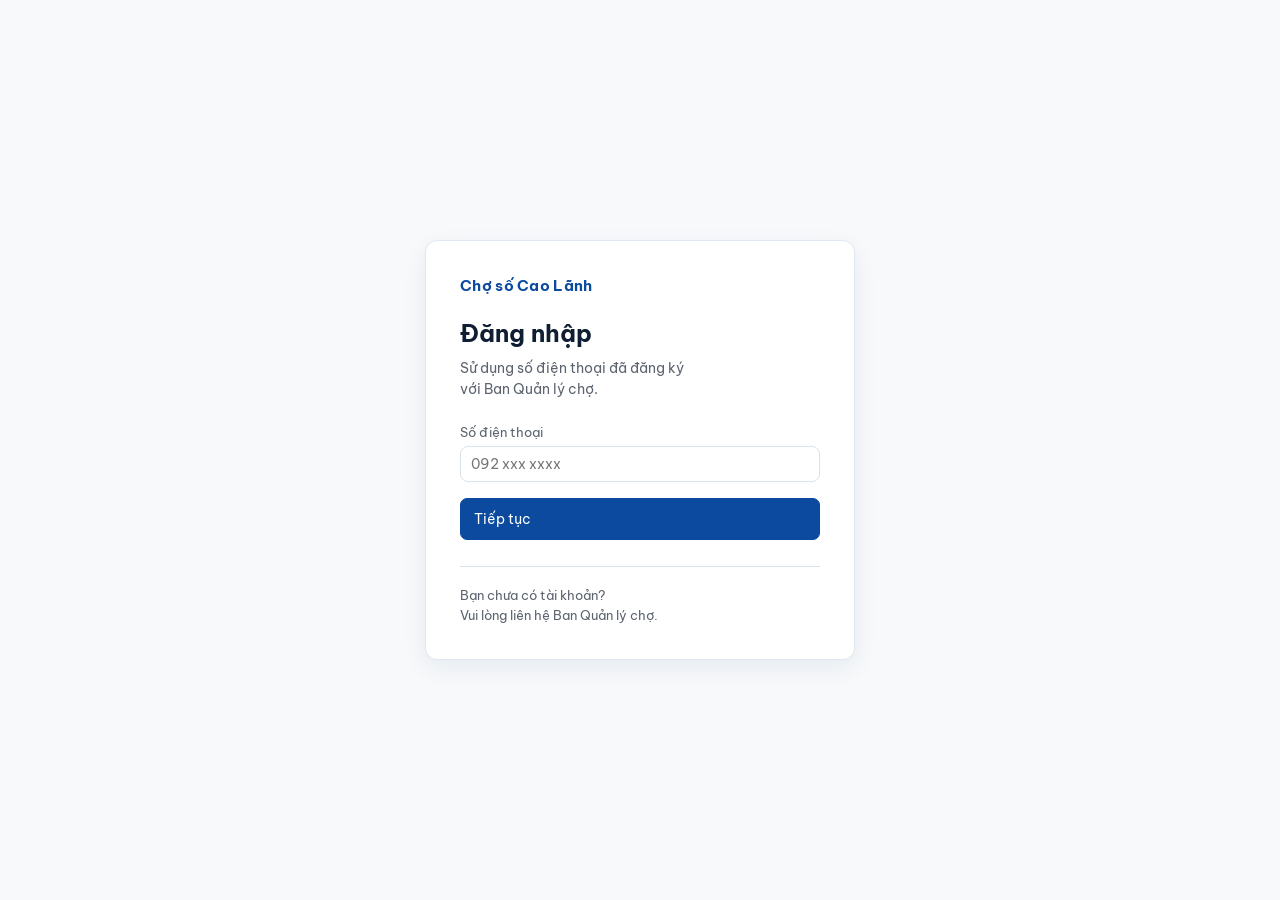
<file: index.html>
<!doctype html>
<html lang="vi">
<head>
  <meta charset="utf-8">
  <meta name="viewport" content="width=device-width, initial-scale=1">
  <title>Chợ số Cao Lãnh – Prototype</title>
  <meta name="description" content="Prototype Hệ thống quản lý chợ số phường Cao Lãnh, tỉnh Đồng Tháp (dữ liệu mẫu minh họa).">
  <link rel="preconnect" href="https://fonts.googleapis.com">
  <link rel="preconnect" href="https://fonts.gstatic.com" crossorigin>
  <link href="https://fonts.googleapis.com/css2?family=Be+Vietnam+Pro:wght@400;500;600;700;800&display=swap" rel="stylesheet">
  <link rel="stylesheet" href="styles.css">
  <link rel="icon" href="data:image/svg+xml,<svg xmlns='http://www.w3.org/2000/svg' viewBox='0 0 24 24' fill='none' stroke='%230b4a9e' stroke-width='2'><path d='M3 10h18M5 10v10h14V10M4 4h16l1 6H3l1-6Z'/></svg>">
</head>
<body>
  <div class="demo-banner">
    <span><b>PROTOTYPE</b> · Hệ thống quản lý chợ số phường Cao Lãnh · Toàn bộ tên, số tiền, số sạp là <b>dữ liệu mẫu minh họa</b>, chưa phải số liệu chính thức</span>
    <button type="button" data-act="guide">Hướng dẫn xem</button>
  </div>
  <div class="app">
    <aside class="sidebar" id="sidebar">
      <div class="brand">
        <div class="brand-logo">
          <svg width="26" height="26" viewBox="0 0 32 32" aria-hidden="true"><path d="M5 12l2-6h18l2 6z" fill="#0089df"/><path d="M5 12h22v3a3.5 3.5 0 0 1-7 0 3.5 3.5 0 0 1-7 0 3.5 3.5 0 0 1-7 0z" fill="#4fb3ff"/><path d="M7 17v10h18V17" fill="#0b4a9e"/><rect x="13" y="20" width="6" height="7" fill="#fff"/></svg>
        </div>
        <div>
          <div class="brand-title">Chợ số Cao Lãnh</div>
          <div class="brand-sub">UBND phường Cao Lãnh</div>
        </div>
      </div>
      <nav class="nav" id="nav"></nav>
      <div class="sidebar-foot">Giải pháp quản lý chợ số<br>Phường Cao Lãnh, tỉnh Đồng Tháp</div>
    </aside>
    <div class="main">
      <header class="topbar">
        <button class="btn menu-toggle" type="button" data-act="menu" aria-label="Mở menu"><svg class="ui-icon" viewBox="0 0 24 24" fill="none" stroke="currentColor" stroke-width="1.8" aria-hidden="true"><path d="M4 6h16M4 12h16M4 18h16"/></svg></button>
        <h1 id="page-title">Tổng quan</h1>
        <div class="row" style="align-items:center">
          <span class="label-sm" id="account-mode-label">Tài khoản demo</span>
          <div class="row" id="role-seg" style="gap:10px"></div>
          <span class="small muted" id="active-role-label"></span>
        </div>
        <div class="row" id="market-wrap">
          <span class="label-sm">Chợ</span>
          <div class="seg" id="market-seg"></div>
        </div>
      </header>
      <main class="content" id="view"></main>
    </div>
  </div>
  <div id="auth-root"></div>
  <div id="modal-root"></div>
  <div class="toasts" id="toasts"></div>
  <script src="data.js"></script>
  <script src="js/core.js"></script>
  <script src="js/permissions.js"></script>
  <script src="js/accounts.js"></script>
  <script src="js/bankaccounts.js"></script>
  <script src="js/serviceconfig.js"></script>
  <script src="js/marketcatalog.js"></script>
  <script src="js/v-dieuhanh.js"></script>
  <script src="js/v-danhmuccho.js"></script>
  <script src="js/v-cautruc.js"></script>
  <script src="js/v-tieuthuong.js"></script>
  <script src="js/vehicles.js"></script>
  <script src="js/v-taichinh.js"></script>
  <script src="js/v-vanhanh.js"></script>
  <script src="js/v-taisan.js"></script>
  <script src="js/v-baocao-mau.js"></script>
  <script src="js/mini.js"></script>
  <script src="js/workflow.js"></script>
  <script src="js/auth.js"></script>
</body>
</html>
</file>
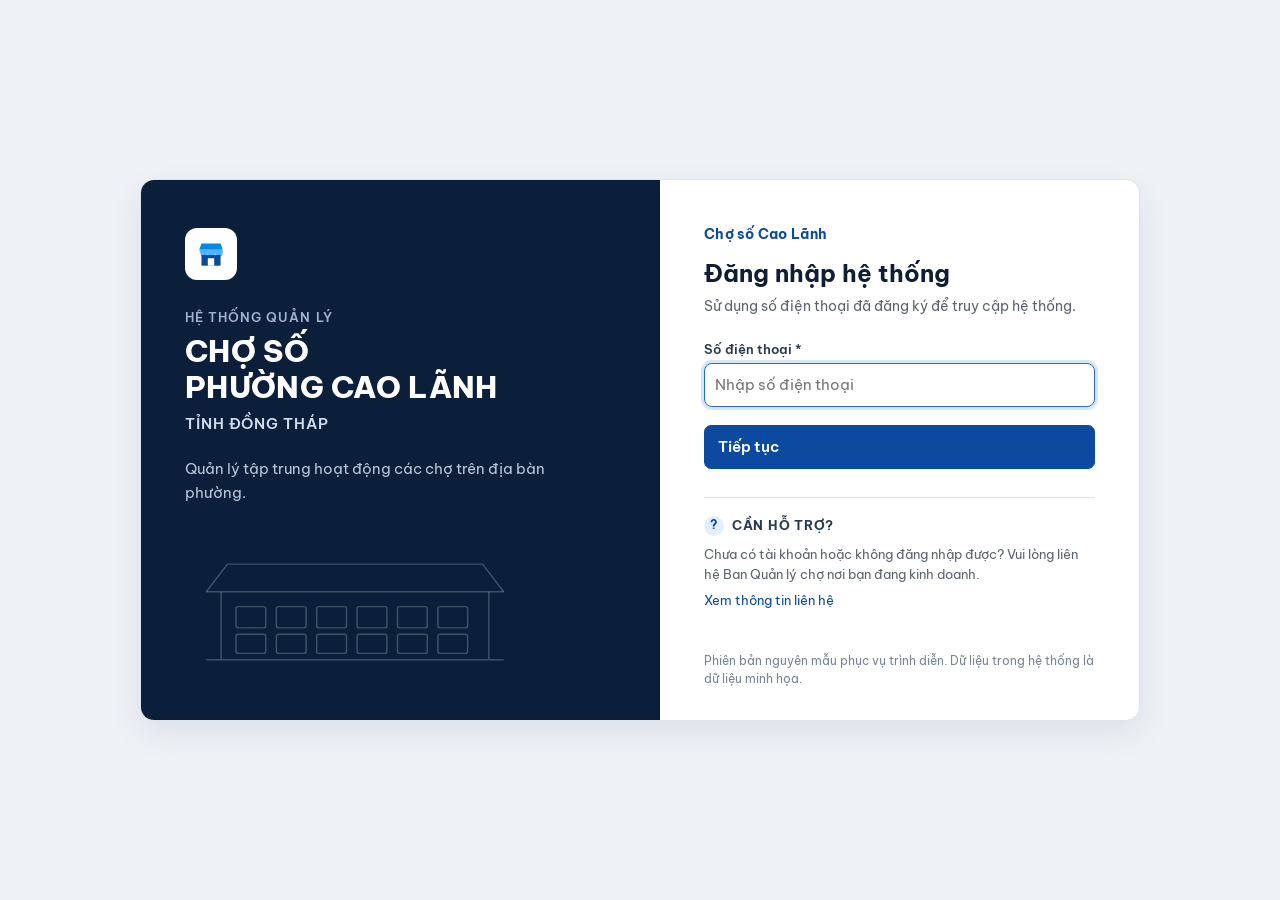
<file: frontend/index.html>
<!doctype html>
<html lang="vi">
<head>
  <meta charset="utf-8">
  <meta name="viewport" content="width=device-width, initial-scale=1">
  <title>Chợ số Cao Lãnh – Prototype</title>
  <meta name="description" content="Prototype Hệ thống quản lý chợ số phường Cao Lãnh, tỉnh Đồng Tháp (dữ liệu mẫu minh họa).">
  <link rel="preconnect" href="https://fonts.googleapis.com">
  <link rel="preconnect" href="https://fonts.gstatic.com" crossorigin>
  <link href="https://fonts.googleapis.com/css2?family=Be+Vietnam+Pro:wght@400;500;600;700;800&display=swap" rel="stylesheet">
  <link rel="stylesheet" href="styles.css?v=85">
  <link rel="icon" href="data:image/svg+xml,<svg xmlns='http://www.w3.org/2000/svg' viewBox='0 0 24 24' fill='none' stroke='%230b4a9e' stroke-width='2'><path d='M3 10h18M5 10v10h14V10M4 4h16l1 6H3l1-6Z'/></svg>">
</head>
<body>
  <div class="demo-banner">
    <span><b>PROTOTYPE</b> · Hệ thống quản lý chợ số phường Cao Lãnh · Toàn bộ tên, số tiền, số sạp là <b>dữ liệu mẫu minh họa</b>, chưa phải số liệu chính thức</span>
    <button type="button" data-act="guide">Hướng dẫn xem</button>
  </div>
  <div class="app">
    <aside class="sidebar" id="sidebar">
      <div class="brand">
        <div class="brand-logo">
          <svg width="26" height="26" viewBox="0 0 32 32" aria-hidden="true"><path d="M5 12l2-6h18l2 6z" fill="#0089df"/><path d="M5 12h22v3a3.5 3.5 0 0 1-7 0 3.5 3.5 0 0 1-7 0 3.5 3.5 0 0 1-7 0z" fill="#4fb3ff"/><path d="M7 17v10h18V17" fill="#0b4a9e"/><rect x="13" y="20" width="6" height="7" fill="#fff"/></svg>
        </div>
        <div>
          <div class="brand-title">Chợ số Cao Lãnh</div>
          <div class="brand-sub">UBND phường Cao Lãnh</div>
        </div>
      </div>
      <nav class="nav" id="nav"></nav>
      <div class="sidebar-foot">Giải pháp quản lý chợ số<br>Phường Cao Lãnh, tỉnh Đồng Tháp</div>
    </aside>
    <div class="main">
      <header class="topbar">
        <button class="btn menu-toggle" type="button" data-act="menu" aria-label="Mở menu"><svg class="ui-icon" viewBox="0 0 24 24" fill="none" stroke="currentColor" stroke-width="1.8" aria-hidden="true"><path d="M4 6h16M4 12h16M4 18h16"/></svg></button>
        <h1 id="page-title">Tổng quan</h1>
        <div class="row" style="align-items:center">
          <span class="label-sm" id="account-mode-label">Tài khoản demo</span>
          <div id="personal-notification-host"></div>
          <div class="row" id="role-seg" style="gap:10px"></div>
          <span class="small muted" id="active-role-label"></span>
        </div>
        <div class="row" id="market-wrap">
          <span class="label-sm">Chợ</span>
          <div class="seg" id="market-seg"></div>
        </div>
      </header>
      <main class="content" id="view"></main>
    </div>
  </div>
  <div id="auth-root"></div>
  <div id="modal-root"></div>
  <div class="toasts" id="toasts"></div>
  <script src="data.js?v=74"></script>
  <script src="src/app/state.js?v=74"></script>
  <script src="src/shared/utils/format.js?v=74"></script>
  <script src="src/shared/ui/icons.js?v=74"></script>
  <script src="src/shared/ui/table.js?v=74"></script>
  <script src="src/shared/ui/overlays.js?v=74"></script>
  <script src="src/shared/ui/pending-work.js?v=74"></script>
  <script src="src/shared/ui/graphics.js?v=74"></script>
  <script src="src/app/bootstrap.js?v=74"></script>
  <script src="src/shared/data/store.js?v=74"></script>
  <script src="src/shared/data/audit.js?v=74"></script>
  <script src="src/shared/data/repository.js?v=74"></script>
  <script src="src/shared/authz/permissions.js?v=80"></script>
  <script src="src/shared/authz/guards.js?v=74"></script>
  <script src="src/mocks/accounts.seed.js?v=74"></script>
  <script src="src/features/accounts/store.js?v=74"></script>
  <script src="src/features/finance/bank-accounts/store.js?v=74"></script>
  <script src="src/features/fee-config/store.js?v=75"></script>
  <script src="src/features/markets/store.js?v=74"></script>
  <script src="src/features/markets/repository.js?v=74"></script>
  <script src="src/features/markets/service.js?v=74"></script>
  <script src="src/features/traders/repository.js?v=74"></script>
  <script src="src/features/traders/service.js?v=75"></script>
  <script src="src/features/traders/identity-ocr.js?v=74"></script>
  <script src="src/features/traders/identity-ocr-demo.js?v=74"></script>
  <script src="src/features/business-points/repository.js?v=74"></script>
  <script src="src/features/business-points/service.js?v=75"></script>
  <script src="src/features/business-points/format.js?v=74"></script>
  <script src="src/features/business-points/collectors.js?v=74"></script>
  <script src="src/features/contracts/repository.js?v=76"></script>
  <script src="src/features/contracts/service.js?v=86"></script>
  <script src="src/features/lifecycle/service.js?v=75"></script>
  <script src="src/features/accounts/repository.js?v=74"></script>
  <script src="src/features/accounts/service.js?v=74"></script>
  <script src="src/features/finance/repository.js?v=74"></script>
  <script src="src/features/finance/service.js?v=74"></script>
  <script src="src/features/finance/market-period.js?v=87"></script>
  <script src="src/features/finance/receipt.js?v=74"></script>
  <script src="src/features/markets/page.js?v=74"></script>
  <script src="src/features/market-layout/store.js?v=74"></script>
  <script src="src/vendor/xlsx.full.min.js?v=0.18.5"></script>
  <script src="src/features/market-layout/excel-import.js?v=74"></script>
  <script src="src/features/market-layout/diagram.js?v=75"></script>
  <script src="src/features/market-layout/page.js?v=74"></script>
  <script src="src/features/business-points/panel.js?v=76"></script>
  <script src="src/features/business-points/page.js?v=77"></script>
  <script src="src/features/traders/page.js?v=76"></script>
  <script src="src/features/traders/create.js?v=74"></script>
  <script src="src/features/traders/profile-workspace.js?v=4"></script>
  <script src="src/features/traders/vehicles.js?v=74"></script>
  <script src="src/features/contracts/workspace.js?v=87"></script>
  <script src="src/features/finance/billing.js?v=87"></script>
  <script src="src/features/finance/page.js?v=92"></script>
  <script src="src/features/finance/period-monitoring.js?v=76"></script>
  <script src="src/features/access-control/page.js?v=75"></script>
  <script src="src/app/settings.js?v=74"></script>
  <script src="src/features/fee-config/page.js?v=74"></script>
  <script src="src/features/fee-config/market-config.js?v=77"></script>
  <script src="src/features/fee-config/reference-policy.js?v=74"></script>
  <script src="src/features/accounts/trader-account.js?v=74"></script>
  <script src="src/features/accounts/page.js?v=74"></script>
  <script src="src/features/accounts/profile.js?v=74"></script>
  <script src="src/features/staff-assignment/service.js?v=74"></script>
  <script src="src/features/finance/bank-accounts/page.js?v=74"></script>
  <script src="src/features/complaints/page.js?v=74"></script>
  <script src="src/features/notifications/page.js?v=83"></script>
  <script src="src/features/personal-notifications/index.js?v=76"></script>
  <script src="src/mocks/reset.js?v=74"></script>
  <script src="src/features/assets/page.js?v=74"></script>
  <script src="src/features/reports/state-forms.js?v=74"></script>
  <script src="src/features/reports/page.js?v=74"></script>
  <script src="src/features/reports/dashboard.js?v=74"></script>
  <script src="src/features/trader-portal/page.js?v=76"></script>
  <script src="src/features/trader-portal/login.js?v=74"></script>
  <script src="src/app/auth.js?v=74"></script>
</body>
</html>
</file>
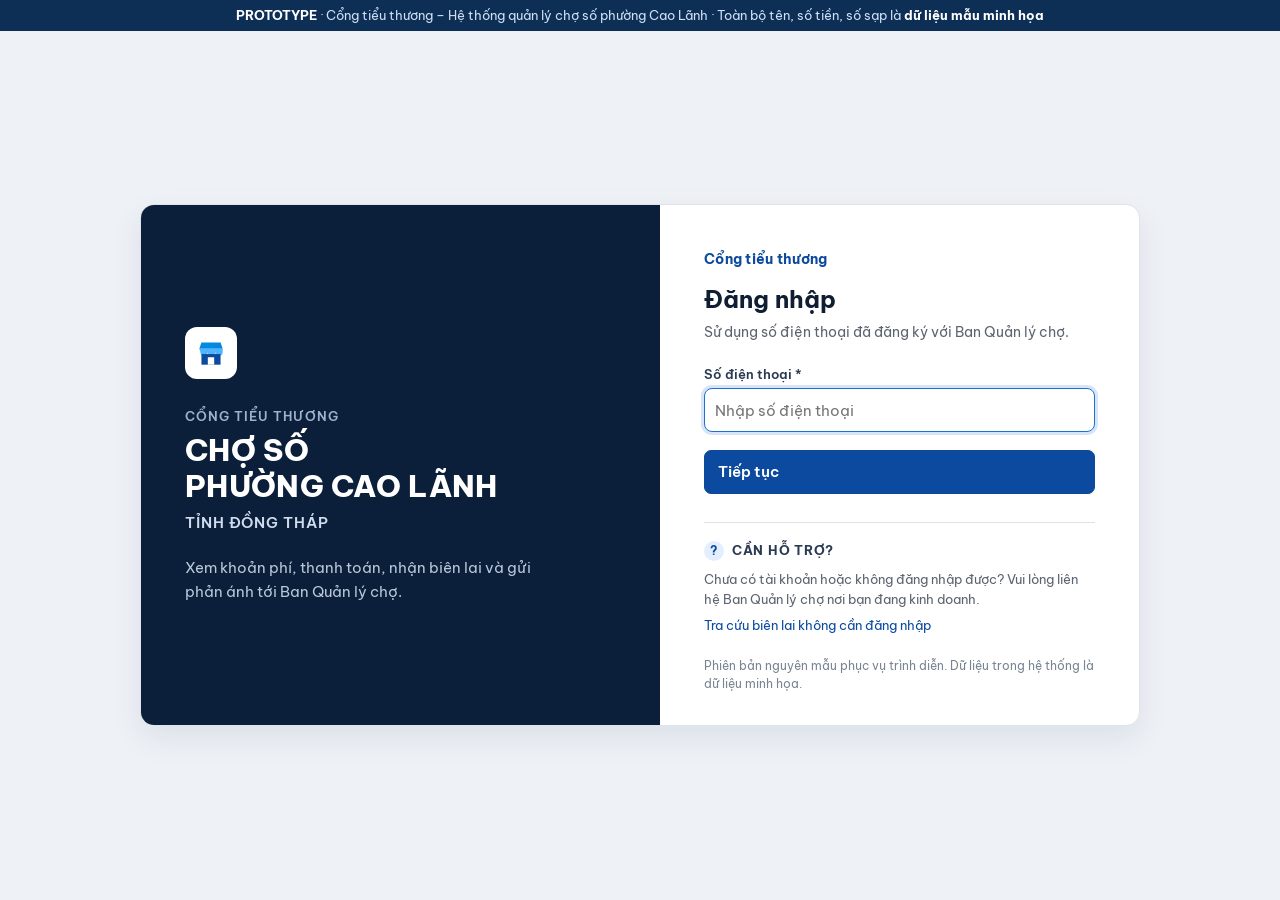
<file: frontend/tieu-thuong/index.html>
<!doctype html>
<html lang="vi">
<head>
  <meta charset="utf-8">
  <meta name="viewport" content="width=device-width, initial-scale=1, viewport-fit=cover">
  <meta name="theme-color" content="#0b4a9e">
  <title>Chợ số Cao Lãnh – Cổng tiểu thương</title>
  <meta name="description" content="Web app dành cho tiểu thương chợ phường Cao Lãnh: xem khoản phí, thanh toán QR, biên lai, phản ánh (dữ liệu mẫu minh họa).">
  <link rel="preconnect" href="https://fonts.googleapis.com">
  <link rel="preconnect" href="https://fonts.gstatic.com" crossorigin>
  <link href="https://fonts.googleapis.com/css2?family=Be+Vietnam+Pro:wght@400;500;600;700;800&display=swap" rel="stylesheet">
  <link rel="stylesheet" href="../styles.css?v=89">
  <link rel="stylesheet" href="../src/features/trader-web/trader-web.css?v=81">
  <link rel="icon" href="data:image/svg+xml,<svg xmlns='http://www.w3.org/2000/svg' viewBox='0 0 24 24' fill='none' stroke='%230b4a9e' stroke-width='2'><path d='M3 10h18M5 10v10h14V10M4 4h16l1 6H3l1-6Z'/></svg>">
</head>
<body>
  <div class="demo-banner"><span><b>PROTOTYPE</b> · Cổng tiểu thương – Hệ thống quản lý chợ số phường Cao Lãnh · Toàn bộ tên, số tiền, số sạp là <b>dữ liệu mẫu minh họa</b></span></div>
  <div id="tw-root"></div>
  <div id="modal-root"></div>
  <div class="toasts" id="toasts"></div>

  <!-- Dùng chung lõi dữ liệu, tiện ích, RBAC và nghiệp vụ của prototype (không sửa các file này). -->
  <script src="../data.js?v=81"></script>
  <script src="../src/app/state.js?v=81"></script>
  <script src="../src/shared/utils/format.js?v=81"></script>
  <script src="../src/shared/ui/icons.js?v=81"></script>
  <script src="../src/shared/ui/table.js?v=81"></script>
  <script src="../src/shared/ui/overlays.js?v=81"></script>
  <script src="../src/shared/ui/graphics.js?v=81"></script>
  <script src="../src/app/bootstrap.js?v=81"></script>
  <script src="../src/shared/data/store.js?v=81"></script>
  <script src="../src/shared/data/audit.js?v=81"></script>
  <script src="../src/shared/data/repository.js?v=81"></script>
  <script src="../src/shared/authz/permissions.js?v=84"></script>
  <script src="../src/shared/authz/guards.js?v=81"></script>
  <script src="../src/mocks/accounts.seed.js?v=81"></script>
  <script src="../src/features/accounts/store.js?v=81"></script>
  <script src="../src/features/finance/bank-accounts/store.js?v=81"></script>
  <script src="../src/features/fee-config/store.js?v=82"></script>
  <script src="../src/features/markets/store.js?v=81"></script>
  <script src="../src/features/markets/repository.js?v=81"></script>
  <script src="../src/features/markets/service.js?v=81"></script>
  <script src="../src/features/traders/repository.js?v=81"></script>
  <script src="../src/features/traders/service.js?v=81"></script>
  <script src="../src/features/business-points/repository.js?v=81"></script>
  <script src="../src/features/business-points/service.js?v=81"></script>
  <script src="../src/features/business-points/format.js?v=81"></script>
  <script src="../src/features/contracts/repository.js?v=82"></script>
  <script src="../src/features/contracts/service.js?v=87"></script>
  <script src="../src/features/lifecycle/service.js?v=81"></script>
  <script src="../src/features/accounts/repository.js?v=81"></script>
  <script src="../src/features/accounts/service.js?v=81"></script>
  <!-- Thông tin cá nhân (màn dùng chung với web quản lý; hồ sơ = activeTraderProfile của phiên) -->
  <script src="../src/features/accounts/profile.js?v=81"></script>
  <script src="../src/features/finance/repository.js?v=81"></script>
  <script src="../src/features/finance/service.js?v=81"></script>
  <script src="../src/features/finance/market-period.js?v=86"></script>
  <script src="../src/features/finance/receipt.js?v=81"></script>
  <script src="../src/features/finance/billing.js?v=87"></script>
  <script src="../src/features/complaints/page.js?v=81"></script>
  <script src="../src/features/notifications/page.js?v=83"></script>
  <script src="../src/features/personal-notifications/index.js?v=83"></script>

  <!-- Web app tiểu thương: giao diện sidebar chính thức (trader-portal) + đăng nhập/phiên (trader-web) -->
  <script src="../src/features/trader-portal/page.js?v=81"></script>
  <script src="../src/features/trader-web/app.js?v=81"></script>
</body>
</html>
</file>
<file: styles.css>
:root {
  --bg: #f4f6f9;
  --surface: #ffffff;
  --surface-2: #f5f8fc;
  --ink: #0f1e32;
  --ink-2: #2a3a52;
  --muted: #5c646f;
  --line: #dbe2e9;
  --brand: #0b4a9e;
  --brand-2: #1f6fd0;
  --brand-soft: #e3efff;
  --accent: #0089df;
  --accent-soft: #dcefff;
  --ok: #20a04e;
  --warn: #d97706;
  --warn-soft: #fff1e3;
  --danger: #df2225;
  --danger-soft: #fde8e8;
  --purple: #7c54cd;
  --radius: 10px;
  --shadow: 0 1px 2px rgba(15, 30, 50, .06), 0 2px 8px rgba(15, 30, 50, .05);
  /* Typography scale chuẩn — xem GLOBAL_TYPOGRAPHY_NORMALIZATION_REPORT.md. Mọi font-size trong CSS
     (và inline style JS khi cần) PHẢI dùng 1 trong các token dưới đây, không tự khai px riêng lẻ,
     để sau này đổi typography chỉ cần sửa đúng 1 chỗ. */
  --font-size-xs: 12px;   /* badge/chip, số trong ô sơ đồ, caption nhỏ */
  --font-size-sm: 13px;   /* secondary/meta/help text, thead bảng, nhãn form */
  --font-size-base: 14px; /* body mặc định, nav, button, input, table, nội dung card */
  --font-size-md: 16px;   /* section/card title — font-weight 600/700 */
  --font-size-lg: 20px;   /* page title — font-weight 700; số tổng nổi bật trong 1 dòng */
  --font-size-kpi: 24px;  /* số KPI thật sự cần nhấn mạnh — font-weight 700+ */
  --line-height-base: 1.45;
  font-family: "Be Vietnam Pro", "Segoe UI", Roboto, Arial, sans-serif;
  color: var(--ink);
  font-size: var(--font-size-base);
  line-height: var(--line-height-base);
}

* { box-sizing: border-box; }
html, body { margin: 0; background: var(--bg); }
body { min-height: 100vh; }
button, input, select, textarea { font: inherit; color: inherit; }
a { color: var(--brand-2); }
h1, h2, h3, h4 { margin: 0; line-height: 1.3; }
table { border-collapse: collapse; width: 100%; }

/* ---------- Khung ---------- */
.demo-banner {
  background: #0d2e55; color: #cfe0f5; font-size: var(--font-size-sm); padding: 6px 16px;
  display: flex; gap: 12px; align-items: center; justify-content: center; flex-wrap: wrap; text-align: center;
}
.demo-banner b { color: #fff; }
.demo-banner button { background: transparent; border: 1px solid #4a6f9c; color: #cfe0f5; border-radius: 6px; padding: 2px 10px; cursor: pointer; font-size: var(--font-size-xs); }

.app { display: grid; grid-template-columns: 248px 1fr; min-height: calc(100vh - 31px); }
.sidebar { background: var(--brand); color: #dbe3ee; display: flex; flex-direction: column; position: sticky; top: 0; height: 100vh; overflow-y: auto; }
.brand { padding: 18px 18px 14px; border-bottom: 1px solid rgba(255,255,255,.1); display: flex; gap: 10px; align-items: center; }
.brand-logo { width: 38px; height: 38px; border-radius: 10px; background: #fff; display: grid; place-items: center; flex: none; }
.brand-title { font-weight: 700; font-size: var(--font-size-md); color: #fff; }
.brand-sub { font-size: var(--font-size-xs); opacity: .75; }
.nav { padding: 10px 8px 20px; display: flex; flex-direction: column; gap: 1px; }
/* Section heading sidebar (nhóm menu lớn "ĐIỀU HÀNH"/"TÀI CHÍNH"/... và nhãn phụ trong nhóm như
   "Hạ tầng chợ") — cùng nằm trong dải 12–13px theo chuẩn typography, chỉ khác cấp bậc bằng weight/
   opacity/thụt lề (giữ nguyên), không còn lệch nhau tới 11px/10.5px như trước. */
.nav-group { font-size: var(--font-size-sm); text-transform: uppercase; letter-spacing: .06em; opacity: .55; padding: 14px 12px 6px; }
.nav-subgroup { font-size: var(--font-size-xs); text-transform: uppercase; letter-spacing: .06em; opacity: .4; padding: 8px 12px 4px 22px; }
.nav a { display: flex; align-items: center; gap: 10px; padding: 8px 12px; border-radius: 8px; color: #dbe3ee; text-decoration: none; font-size: var(--font-size-base); }
.nav a:hover { background: rgba(255,255,255,.08); }
.nav a.active { background: #fff; color: var(--brand); font-weight: 600; }
.nav a .ico { width: 18px; text-align: center; opacity: .9; line-height: 1; }
.nav .badge { margin-left: auto; background: var(--accent); color: #fff; border-radius: 99px; font-size: var(--font-size-xs); padding: 0 7px; line-height: 18px; }
.sidebar-foot { margin-top: auto; padding: 14px 18px; font-size: var(--font-size-xs); opacity: .7; border-top: 1px solid rgba(255,255,255,.1); }

.main { min-width: 0; display: flex; flex-direction: column; }
.topbar {
  background: var(--surface); border-bottom: 1px solid var(--line); padding: 10px 24px;
  display: flex; gap: 12px; align-items: center; flex-wrap: wrap; position: sticky; top: 0; z-index: 20;
}
.topbar h1 { font-size: var(--font-size-lg); font-weight: 700; margin-right: auto; }
.seg { display: inline-flex; background: var(--surface-2); border: 1px solid var(--line); border-radius: 9px; padding: 3px; gap: 2px; flex-wrap: wrap; }
.seg button { border: 0; background: transparent; padding: 5px 11px; border-radius: 7px; cursor: pointer; font-size: var(--font-size-base); color: var(--ink-2); white-space: nowrap; }
.seg button.on { background: var(--brand); color: #fff; }
.label-sm { font-size: var(--font-size-sm); color: var(--muted); margin-right: 4px; }
.content { padding: 20px 24px 48px; display: flex; flex-direction: column; gap: 18px; }
.menu-toggle { display: none; }

/* ---------- Thành phần ---------- */
.card { background: var(--surface); border: 1px solid var(--line); border-radius: var(--radius); box-shadow: var(--shadow); }
.card-h { padding: 14px 16px 10px; display: flex; align-items: center; gap: 10px; flex-wrap: wrap; }
.card-h h3 { font-size: var(--font-size-md); font-weight: 700; margin-right: auto; }
.card-b { padding: 4px 16px 16px; }
.muted { color: var(--muted); }
.small { font-size: var(--font-size-sm); }
.grid { display: grid; gap: 16px; }
.g2 { grid-template-columns: repeat(2, minmax(0, 1fr)); }
.g3 { grid-template-columns: repeat(3, minmax(0, 1fr)); }
.g4 { grid-template-columns: repeat(5, minmax(0, 1fr)); }
.g-main { grid-template-columns: minmax(0, 1.65fr) minmax(0, 1fr); }
.kpis { display: grid; grid-template-columns: repeat(4, minmax(0, 1fr)); gap: 14px; }
.asset-kpis { grid-template-columns: repeat(5, minmax(0, 1fr)); }
.filters { display: flex; gap: 8px; flex-wrap: wrap; align-items: center; }
.filters .input { min-width: 150px; flex: 1 1 160px; }
.asset-tabs { max-width: 100%; overflow-x: auto; flex-wrap: nowrap; }
.asset-images { display: grid; grid-template-columns: repeat(auto-fill, minmax(140px, 1fr)); gap: 10px; }
.asset-image { min-height: 90px; border: 1px dashed var(--line); border-radius: 10px; background: var(--surface-2); display: grid; place-items: center; text-align: center; padding: 10px; }
/* Tài sản chợ: scope riêng, không thay đổi bảng ở các màn khác. */
.asset-table-card { overflow: hidden; }
.asset-table-head { min-height: 50px; padding: 12px 16px; align-items: center; }
.asset-table-head h3 { margin: 0; }
.asset-table-head .small { margin-left: auto; white-space: nowrap; }
.asset-table-wrap { overflow-x: auto; }
.asset-table { width: 100%; min-width: 920px; table-layout: fixed; border-collapse: collapse; }
.asset-table .asset-col-code { width: 13%; }
.asset-table .asset-col-name { width: 20%; }
.asset-table .asset-col-category { width: 11%; }
.asset-table .asset-col-location { width: 22%; }
.asset-table .asset-col-status { width: 13%; }
.asset-table .asset-col-incidents { width: 13%; }
.asset-table .asset-col-actions { width: 8%; }
.asset-table th { padding: 10px 12px; background: var(--surface-2); color: var(--ink-2); font-weight: 600; font-size: var(--font-size-sm); line-height: 1.2; vertical-align: middle; border-bottom: 1px solid var(--line); text-align: left; white-space: nowrap; }
.asset-table td { height: 46px; padding: 8px 12px; vertical-align: middle; border-bottom: 1px solid var(--line); color: var(--ink); }
.asset-table tbody tr:last-child td { border-bottom: 0; }
.asset-table-row { cursor: pointer; transition: background .12s ease; }
.asset-table-row:hover { background: #f7faff; }
.asset-table .asset-code { font-weight: 600; white-space: nowrap; }
.asset-table .asset-ellipsis { overflow: hidden; text-overflow: ellipsis; white-space: nowrap; }
.asset-table .asset-cell-center { text-align: center; }
.asset-table .tag { min-width: 86px; min-height: 24px; justify-content: center; padding: 3px 8px; }
.asset-table .asset-incident { min-width: 0; }
.asset-table .asset-view-btn { min-width: 48px; height: 28px; padding: 3px 10px; }
.kpi { padding: 14px 16px; }
.kpi .k-label { font-size: var(--font-size-sm); color: var(--muted); }
.kpi .k-value { font-size: var(--font-size-kpi); font-weight: 700; margin-top: 4px; font-variant-numeric: tabular-nums; }
.kpi .k-sub { font-size: var(--font-size-xs); color: var(--muted); margin-top: 2px; }
.kpi .k-sub.up { color: var(--ok); }
.kpi .k-sub.down { color: var(--danger); }
.bar-mini { height: 6px; background: var(--line); border-radius: 99px; overflow: hidden; margin-top: 8px; }
.bar-mini > i { display: block; height: 100%; background: var(--brand-2); border-radius: 99px; }

.btn { border: 1px solid var(--line); background: var(--surface); padding: 7px 13px; border-radius: 8px; cursor: pointer; font-size: var(--font-size-base); display: inline-flex; gap: 6px; align-items: center; white-space: nowrap; }
.btn:hover { border-color: #b8c4d3; }
.btn.primary { background: var(--brand); border-color: var(--brand); color: #fff; }
.btn.primary:hover { background: #08397a; }
.btn.accent { background: var(--accent); border-color: var(--accent); color: #fff; }
.btn.danger { color: var(--danger); border-color: #f3c2c2; }
.btn.sm { padding: 4px 9px; font-size: var(--font-size-sm); }
.btn:disabled { opacity: .5; cursor: not-allowed; }
.row { display: flex; gap: 8px; align-items: center; flex-wrap: wrap; }
.spacer { flex: 1; }
.input, select.input, textarea.input { border: 1px solid var(--line); background: #fff; border-radius: 8px; padding: 7px 10px; font-size: var(--font-size-base); min-width: 0; }
.input:focus { outline: 2px solid #9cc4f0; border-color: var(--brand-2); }
.field { display: flex; flex-direction: column; gap: 4px; }
.field label { font-size: var(--font-size-sm); color: var(--muted); }
.field .input { width: 100%; max-width: 100%; }
select.input { max-width: 100%; text-overflow: ellipsis; }
.grid > *, .mini-wrap > *, .kpis > * { min-width: 0; }
.form-grid { display: grid; grid-template-columns: 1fr 1fr; gap: 12px; }

.tbl-wrap { overflow-x: auto; }
.tbl th { text-align: left; font-size: var(--font-size-sm); color: var(--muted); font-weight: 600; padding: 8px 10px; border-bottom: 1px solid var(--line); background: var(--surface-2); white-space: nowrap; }
.tbl td { padding: 8px 10px; border-bottom: 1px solid #eef2f7; vertical-align: middle; font-size: var(--font-size-base); }
.tbl tr.click { cursor: pointer; }
.tbl tr.click:hover td { background: #f3f7fc; }
.num { text-align: right; font-variant-numeric: tabular-nums; white-space: nowrap; }
.nowrap { white-space: nowrap; }

.tag { display: inline-flex; align-items: center; gap: 5px; font-size: var(--font-size-xs); padding: 2px 8px; border-radius: 99px; background: var(--surface-2); border: 1px solid var(--line); white-space: nowrap; }
.tag .dot { width: 8px; height: 8px; border-radius: 50%; }
.tag.ok { background: #e6f6ec; border-color: #bfe3cb; color: #167a3c; }
.tag.warn { background: var(--warn-soft); border-color: #f7cfa3; color: #9a4b0c; }

/* Trader vehicle registration + contract vehicle-fee snapshot (prototype V1). */
.vehicle-list{display:grid;gap:8px}.vehicle-row{display:flex;align-items:center;gap:10px;padding:10px 0;border-top:1px solid var(--line,#e8ecef)}.vehicle-row:first-child{border-top:0}.vehicle-row small,.contract-vehicle-option small{display:block;color:var(--muted,#667085);margin-top:2px}.vehicle-row.is-inactive{opacity:.62}.vehicle-icon{font-size:22px}.contract-vehicle-panel{margin-top:14px;border:1px solid var(--line,#e3e8ee);border-radius:10px;padding:12px;background:#fbfcfd}.contract-vehicle-head{display:flex;align-items:baseline;justify-content:space-between;gap:12px;margin-bottom:8px}.contract-vehicle-head small{color:var(--muted,#667085)}.contract-vehicle-option{display:flex;gap:9px;align-items:flex-start;padding:9px 0;border-top:1px solid var(--line,#e8ecef);cursor:pointer}.contract-vehicle-option input{margin-top:4px}.contract-vehicle-option.no-price{cursor:not-allowed;opacity:.78}.contract-vehicle-option .vehicle-fee{font-weight:600;color:#176b3a}.contract-vehicle-option.no-price .vehicle-fee{color:#a66000}.contract-vehicle-total{text-align:right;border-top:1px dashed var(--line,#dce3e8);padding-top:10px;margin-top:4px;color:var(--muted,#667085)}
.contract-vehicle-snapshot{margin-top:9px;padding-top:8px;border-top:1px dashed var(--line,#dce3e8);line-height:1.65}
.tag.danger { background: var(--danger-soft); border-color: #f3c2c2; color: #b01c1e; }
.tag.info { background: var(--brand-soft); border-color: #bcd6f5; color: var(--brand); }
.tag.purple { background: #eee8fb; border-color: #d5c7f3; color: #5b3aa8; }

.note { border-left: 3px solid var(--warn); background: var(--warn-soft); padding: 9px 12px; border-radius: 6px; font-size: var(--font-size-sm); color: #7a3d0a; }
.note.info { border-color: var(--brand-2); background: var(--brand-soft); color: #123a78; }

.pager { display: flex; gap: 6px; align-items: center; justify-content: flex-end; padding-top: 10px; font-size: var(--font-size-sm); color: var(--muted); }

/* ---------- Sơ đồ mặt bằng ---------- */
.legend { display: flex; flex-wrap: wrap; gap: 8px; }
.legend button { border: 1px solid var(--line); background: #fff; border-radius: 99px; padding: 4px 10px; font-size: var(--font-size-sm); cursor: pointer; display: inline-flex; gap: 6px; align-items: center; }
.legend button.off { opacity: .4; }
.legend .sw { width: 12px; height: 12px; border-radius: 3px; }
.plan { display: flex; flex-direction: column; gap: 14px; }
.plan-section { border: 1px solid var(--line); border-radius: 10px; padding: 10px 12px 12px; background: var(--surface-2); }
/* Tên khu = nội dung nhận diện chính của mỗi section (tương đương 1 dòng/nhóm nội dung ở màn khác),
   nên dùng đúng scale "body/table text" (base) như mọi nơi khác trong hệ thống — KHÔNG hạ xuống sm
   chỉ vì đây là <h4> lồng trong card (typography audit hotfix mục 6, chỉ sửa đúng selector này,
   `.plan-section` chỉ dùng riêng cho màn Mặt bằng chợ, không ảnh hưởng màn khác). */
.plan-section h4 { font-size: var(--font-size-base); margin-bottom: 8px; display: flex; gap: 8px; align-items: baseline; flex-wrap: wrap; }
.plan-section h4 span { font-weight: 400; font-size: var(--font-size-xs); color: var(--muted); }
.plan-row { display: flex; align-items: center; gap: 6px; margin-top: 5px; }
.plan-row .rl { width: 18px; font-size: var(--font-size-xs); color: var(--muted); font-weight: 600; flex: none; }
/* minmax nâng từ 26px → 46px (MINI_APP_SPLIT_AND_FLOORPLAN_CODE_REPORT.md mục "Sơ đồ"): đủ chỗ cho
   mã điểm thật (vd "KA-A01", "RC-A01") thay vì số thứ tự 1 chữ số như trước — .cells vẫn overflow-x
   auto sẵn có nên hàng nào vượt bề rộng khả dụng tự cuộn ngang, không phá layout/kích thước khu. */
.cells { display: grid; grid-template-columns: repeat(var(--n), minmax(46px, 1fr)); gap: 4px; flex: 1; min-width: 0; overflow-x: auto; padding-bottom: 2px; }
.workflow-task { margin-bottom: 14px; border-color: #dbe7f2; background: #fbfdff; }
.workflow-task .card-h { padding-bottom: 10px; }
.workflow-task h3 { margin: 0; font-size: 16px; }
.workflow-task-row { display: flex; align-items: center; justify-content: space-between; gap: 14px; padding: 11px 0; border-top: 1px solid #e8eef4; }
.workflow-task-row:first-child { border-top: 0; padding-top: 0; }
.workflow-task-row:last-child { padding-bottom: 0; }
.workflow-new { display: inline-block; padding: 2px 6px; border: 1px solid #b9d5e9; border-radius: 4px; background: #f2f8fc; color: #315f7e; font-size: 11px; font-weight: 600; line-height: 1.35; }
.workflow-grid-new { display: block; margin-top: 1px; font-size: 9px; font-weight: 700; line-height: 1; color: inherit; }
.workflow-contract-form section { margin-top: 17px; }
.workflow-contract-form section:first-child { margin-top: 0; }
.workflow-contract-form h4 { margin: 0 0 8px; font-size: 15px; }
@media (max-width: 680px) { .workflow-task-row { align-items: flex-start; flex-direction: column; }.workflow-task-row .btn { width: 100%; } }
.card, .card-b, .plan-section { min-width: 0; }
.g-report { grid-template-columns: minmax(200px, 260px) minmax(0, 1fr); align-items: start; }
@media (max-width: 860px) { .g-report { grid-template-columns: 1fr; } }
.cell {
  height: 34px; border-radius: 5px; border: 1px solid rgba(0,0,0,.08); cursor: pointer; font-size: var(--font-size-xs); font-weight: 600;
  color: #fff; display: grid; place-items: center; padding: 0 3px; min-width: 46px; transition: transform .08s;
  white-space: nowrap; overflow: hidden; text-overflow: ellipsis;
}
.cell:hover { transform: translateY(-1px); box-shadow: 0 2px 6px rgba(0,0,0,.18); }
.cell.s-thue { background: #20a04e; }
.cell.s-no { background: #df2225; }
.cell.s-ngung { background: #e0a526; }
.cell.s-tranhchap { background: #7c54cd; }
.cell.s-trong { background: #fff; color: #8b95a3; border: 1.5px dashed #b8c4d3; }
.cell.dim { opacity: .15; }
.cell.sel { outline: 3px solid #111; outline-offset: 1px; }
.cell.kiot { height: 42px; }
.aisle { height: 10px; border-bottom: 1px dashed #cbd5e1; margin: 2px 24px 6px; }
.parking { border: 1px dashed #b8c4d3; border-radius: 10px; padding: 26px; text-align: center; color: var(--muted); background: repeating-linear-gradient(45deg, #f7f9fc, #f7f9fc 10px, #eef2f7 10px, #eef2f7 20px); }

.detail h3 { font-size: var(--font-size-md); }
.kv { display: grid; grid-template-columns: 128px 1fr; gap: 6px 10px; font-size: var(--font-size-sm); }
.kv dt { color: var(--muted); }
.kv dd { margin: 0; }
.divider { height: 1px; background: var(--line); margin: 12px 0; }
.empty { padding: 30px 12px; text-align: center; color: var(--muted); }

/* ---------- Kanban ---------- */
.kanban { display: grid; grid-template-columns: repeat(6, minmax(190px, 1fr)); gap: 10px; overflow-x: auto; padding-bottom: 6px; }
.kcol { background: var(--surface-2); border: 1px solid var(--line); border-radius: 10px; padding: 8px; min-height: 180px; }
.kcol h4 { font-size: var(--font-size-sm); padding: 4px 4px 8px; display: flex; justify-content: space-between; }
.kcard { background: #fff; border: 1px solid var(--line); border-radius: 8px; padding: 9px 10px; margin-bottom: 8px; cursor: pointer; font-size: var(--font-size-sm); box-shadow: var(--shadow); }
.kcard:hover { border-color: #9db4d1; }
.kcard .t { font-weight: 600; margin: 4px 0; font-size: var(--font-size-sm); }
.kcard.late { border-left: 3px solid var(--danger); }

/* ---------- Modal / drawer / toast ---------- */
.overlay { position: fixed; inset: 0; background: rgba(9, 27, 49, .5); display: grid; place-items: center; z-index: 100; padding: 16px; }
.modal { background: #fff; border-radius: 14px; width: min(620px, 100%); max-height: calc(100vh - 32px); overflow-y: auto; box-shadow: 0 20px 60px rgba(0,0,0,.25); }
.modal.wide { width: min(880px, 100%); }
.modal-h { padding: 16px 20px 10px; display: flex; align-items: center; gap: 10px; border-bottom: 1px solid var(--line); position: sticky; top: 0; background: #fff; }
.modal-h h3 { font-size: var(--font-size-md); font-weight: 700; margin-right: auto; }
.modal-b { padding: 16px 20px; }
.modal-f { padding: 12px 20px 16px; display: flex; gap: 8px; justify-content: flex-end; flex-wrap: wrap; border-top: 1px solid var(--line); }

/* Contract dossier detail: compact, scan-friendly layout used by the Contract view. */
.contract-detail-body { padding-top: 12px; }
.contract-detail-grid { display: grid; grid-template-columns: 1fr 1fr; gap: 12px; }
.contract-detail-section { border: 1px solid #dce7f3; border-radius: 9px; padding: 10px; background: #f9fcff; min-width: 0; }
.contract-detail-section h4 { display: flex; align-items: center; gap: 7px; color: #183153; font-size: var(--font-size-sm); margin: 0 0 8px; }
.contract-detail-section h4 .ui-icon { width: 18px; height: 18px; color: #258af0; }
.contract-amber { background: #fffcf5; border-color: #f3e7ca; }
.contract-amber h4 .ui-icon { color: #f49b24; }
.contract-mint { background: #f4fffd; border-color: #d5eee9; }
.contract-mint h4 .ui-icon { color: #13a68b; }
.contract-sky { background: #f4f9ff; border-color: #dceafb; }
.contract-purple { margin-top: 12px; background: #fbf9ff; border-color: #e6ddfb; }
.contract-purple h4 .ui-icon { color: #9858f4; }
.contract-history-section { margin-top: 12px; background: #f7fbff; border-color: #dceaf5; }
.contract-history-section h4 .ui-icon { color: #1d9be8; }
.contract-detail-kv { display: grid; grid-template-columns: 42% minmax(0, 1fr); margin: 0; font-size: var(--font-size-sm); background: #fff; border: 1px solid #e7edf4; border-radius: 6px; overflow: hidden; }
.contract-detail-kv dt, .contract-detail-kv dd { padding: 5px 7px; margin: 0; border-bottom: 1px solid #edf1f5; }
.contract-detail-kv dt { color: #52657a; background: rgba(248,250,253,.8); }
.contract-detail-kv dd { font-weight: 500; }
.contract-detail-kv dt:nth-last-of-type(1), .contract-detail-kv dd:last-child { border-bottom: 0; }
.contract-section-action { margin-top: 8px; }
.contract-section-action .btn { border-color: #82b9ea; color: #155b99; background: #fff; }
.contract-danger-text { color: #d52e31; }.contract-warn-text { color: #bd7916; }
.contract-empty-copy, .contract-copy { display: flex; align-items: center; gap: 9px; background: #fff; border: 1px solid #e6eaf1; border-radius: 7px; padding: 9px; font-size: var(--font-size-sm); }
.contract-empty-copy > span, .contract-copy-icon { color: #8c66d7; }.contract-empty-copy div, .contract-copy > span:nth-child(2) { display: grid; gap: 2px; flex: 1; }.contract-empty-copy small, .contract-copy small { color: var(--muted); }
.contract-add-copy { margin-top: 8px; float: right; border-color: #7bb3ec; color: #155b99; background: #fff; }
.contract-copy-list { display: grid; gap: 6px; }.contract-history { font-size: var(--font-size-xs); }.contract-history th, .contract-history td { padding: 5px 7px; }
.contract-detail-footer { justify-content: center; }.contract-detail-footer .btn.primary { background: #0c6caf; }
.contract-status-filter { width: 190px; flex: none; }

/* Meter reading V1 */
.meter-title h2 { margin: 0; font-size: var(--font-size-lg); color: #15335a; }.meter-title p { margin: 5px 0 0; color: var(--muted); font-size: var(--font-size-sm); }.meter-type-filter { width: 130px; flex: none; }.meter-search { width: 270px; flex: none; }
.meter-modal { display: grid; gap: 10px; }.meter-section { border: 1px solid #dce7f2; border-radius: 8px; padding: 10px; background: #f9fcff; }.meter-section h4 { margin: 0 0 8px; color: #193453; font-size: var(--font-size-sm); }.meter-section .kv { grid-template-columns: 145px 1fr; }.meter-section .kv dt, .meter-section .kv dd { padding: 3px 0; }.meter-consumption { margin-top: 9px; padding: 9px; background: #eef8f3; border: 1px solid #cbead9; color: #176446; border-radius: 7px; font-size: var(--font-size-sm); }.meter-consumption.danger { background: #fff2f2; border-color: #f2c7c7; color: #c52d34; }.meter-evidence { display: flex; align-items: center; gap: 8px; border: 1px solid #dfe8f0; background: #fff; border-radius: 7px; padding: 8px; font-size: var(--font-size-sm); }.meter-evidence > .ui-icon { color: #6989ae; }.meter-evidence span { display: grid; gap: 2px; flex: 1; }.meter-evidence small { color: var(--muted); }
.mr-v2-modal .meter-section { background:#fbfdff; }.mr-image-preview { display:block; max-width:100%; max-height:230px; margin:0 auto; border-radius:8px; border:1px solid #dce6ef; object-fit:contain; }.mr-image-placeholder { min-height:94px; display:grid; place-items:center; align-content:center; gap:5px; color:#718199; background:#f5f8fb; border:1px dashed #b9c9d9; border-radius:8px; font-size:var(--font-size-sm); }.mr-image-placeholder small { color:var(--muted); }.mr-detail-preview { margin-top:9px; min-height:42px; display:flex; align-items:center; justify-content:center; color:#6f8094; background:#f5f8fb; border:1px dashed #c3d0dd; border-radius:7px; padding:8px; font-size:var(--font-size-xs); }.mr-detail-preview img { max-height:170px; max-width:100%; border-radius:6px; }
@media (max-width: 680px) { .meter-search, .meter-type-filter { width: 100%; }.meter-section .kv { grid-template-columns: 1fr; gap: 2px; } }
@media (max-width: 680px) { .contract-detail-grid { grid-template-columns: 1fr; }.contract-detail-kv { grid-template-columns: 1fr; }.contract-detail-kv dt { padding-bottom: 1px; border-bottom: 0; }.contract-detail-kv dd { padding-top: 1px; }.contract-add-copy { float: none; } }

/* Contract liquidation confirmation — structured decision dialog. */
.liquidate-head { padding: 18px 22px; display: flex; align-items: center; gap: 12px; border-bottom: 1px solid var(--line); }
.liquidate-head-icon { width: 50px; height: 50px; border-radius: 9px; display: grid; place-items: center; background: #e9f3ff; color: #1876d2; }.liquidate-head-icon .ui-icon { width: 28px; height: 28px; }
.liquidate-head h3 { margin: 0; font-size: 22px; color: #10243f; }.liquidate-head p { margin: 3px 0 0; color: #52657a; font-size: var(--font-size-sm); }.liquidate-head .x { margin-left: auto; align-self: flex-start; }
.liquidate-body { padding-top: 12px; }.liquidate-info { border: 1px solid #dbe7f5; border-radius: 9px; background: #f7fbff; padding: 12px; }.liquidate-info h4, .liquidate-conditions h4 { display: flex; align-items: center; gap: 8px; margin: 0 0 10px; color: #1e304a; }.liquidate-info h4 .ui-icon { color: #184e87; }.liquidate-info-grid { display: grid; grid-template-columns: 1fr 1fr; gap: 24px; }.liquidate-info-grid .kv { grid-template-columns: 150px 1fr; }.liquidate-info-grid .kv dt, .liquidate-info-grid .kv dd { padding: 2px 0; }
.liquidate-notice, .liquidate-warning { display: flex; align-items: flex-start; gap: 10px; padding: 10px 12px; margin: 10px 0; border-radius: 8px; font-size: var(--font-size-sm); }.liquidate-notice { background: #edf6ff; border: 1px solid #cfe5fb; color: #193b65; }.liquidate-notice > .ui-icon { color: #1b78d3; width: 24px; height: 24px; flex: none; }.liquidate-notice small, .liquidate-warning small { display: block; margin-top: 3px; color: #52657a; }
.liquidate-conditions h4 .ui-icon { color: #118667; }.liquidate-check-list { border: 1px solid #dce5ef; border-radius: 8px; overflow: hidden; }.liquidate-check { display: grid; grid-template-columns: 34px minmax(0,1fr) auto auto; align-items: center; gap: 10px; padding: 9px 12px; border-bottom: 1px solid #e7edf3; }.liquidate-check:last-child { border-bottom: 0; }.liquidate-check-icon { width: 25px; height: 25px; border-radius: 50%; display: grid; place-items: center; background: #37b98d; color: #fff; font-weight: 800; }.liquidate-check b { display: block; color: #1e304a; font-size: var(--font-size-sm); }.liquidate-check small { display: block; color: #6a7890; margin-top: 2px; font-size: var(--font-size-xs); }.liquidate-check .btn { min-width: 102px; border-color: #d3deec; color: #1d5792; background: #fff; }
.liquidate-note { margin-top: 11px; }.liquidate-note label { font-weight: 700; }.liquidate-warning { background: #fff7e6; border: 1px solid #ffebbf; color: #914b0f; margin-bottom: 0; }.liquidate-warning > .ui-icon { color: #f4a23b; width: 24px; height: 24px; flex: none; }.liquidate-footer { justify-content: flex-end; }.liquidate-footer .btn.danger { background: #d94348; border-color: #d94348; }
@media (max-width: 680px) { .liquidate-info-grid { grid-template-columns: 1fr; gap: 8px; }.liquidate-info-grid .kv { grid-template-columns: 1fr; gap: 2px; }.liquidate-check { grid-template-columns: 30px minmax(0,1fr); }.liquidate-check .tag, .liquidate-check .btn { grid-column: 2; justify-self: start; }.liquidate-head h3 { font-size: 19px; } }

/* Contract termination confirmation — mirrors the document-led V1 workflow. */
.terminate-head { padding: 13px 20px; display:flex; align-items:center; gap:10px; border-bottom:1px solid var(--line); }.terminate-head-icon { width:34px; height:34px; border-radius:7px; background:#fff0f0; color:#df3c41; display:grid; place-items:center; }.terminate-head-icon .ui-icon { width:21px; height:21px; }.terminate-head h3 { margin:0; color:#142842; font-size:18px; }.terminate-head p { margin:2px 0 0; color:#65748a; font-size:var(--font-size-xs); }.terminate-head .x { margin-left:auto; align-self:flex-start; }
.terminate-body { padding-top:10px; }.terminate-info, .terminate-section { border:1px solid #dbe7f5; background:#f8fbff; border-radius:7px; padding:10px; margin-bottom:10px; }.terminate-info h4, .terminate-section h4 { display:flex; align-items:center; gap:7px; margin:0 0 8px; font-size:var(--font-size-sm); color:#20324b; }.terminate-info h4 .ui-icon { color:#1e609f; }.terminate-section h4 .ui-icon { color:#e44748; }.terminate-info-grid { display:grid; grid-template-columns:1fr 1fr; gap:20px; }.terminate-info-grid .kv { grid-template-columns:126px 1fr; }.terminate-info-grid .kv dt, .terminate-info-grid .kv dd { padding:2px 0; }.terminate-view-contract { margin:8px 0 0 calc(50% + 10px); border-color:#81b4e6; color:#185890; background:#fff; }
.terminate-form-grid { display:grid; grid-template-columns:1fr 1fr; gap:10px; }.terminate-section .field { margin-top:9px; }.terminate-section .field:first-of-type { margin-top:0; }.terminate-section label b { color:#de3e43; }.terminate-files h4 .ui-icon { color:#2183e5; }.terminate-file-add { border:1px dashed #aac9eb; border-radius:7px; padding:8px; background:#fff; display:flex; align-items:center; gap:10px; }.terminate-file-add .btn { color:#1970c6; border-color:#9bc4ef; background:#f8fcff; }.terminate-file-add span { color:#75839a; font-size:var(--font-size-xs); }.terminate-file-row { display:flex; align-items:center; gap:9px; padding:8px; margin-top:7px; border:1px solid #e0e8f0; border-radius:6px; background:#fff; }.terminate-file-row > .ui-icon { color:#8293a9; width:22px; height:22px; }.terminate-file-row div { flex:1; display:grid; gap:2px; font-size:var(--font-size-xs); }.terminate-file-row small { color:#718097; }.terminate-file-row .btn { color:#d44247; border-color:#f0c4c6; }.terminate-note h4 .ui-icon { color:#1d98e4; }.terminate-warning { display:flex; align-items:flex-start; gap:9px; padding:9px 11px; color:#a34f0d; background:#fff6e6; border:1px solid #ffebc6; border-radius:7px; font-size:var(--font-size-xs); }.terminate-warning > .ui-icon { color:#ed970f; width:22px; height:22px; flex:none; }.terminate-warning small { display:block; margin-top:3px; color:#ae641f; }.terminate-footer .btn.danger { background:#df3e47; border-color:#df3e47; }
@media (max-width:680px) { .terminate-info-grid, .terminate-form-grid { grid-template-columns:1fr; gap:8px; }.terminate-info-grid .kv { grid-template-columns:1fr; gap:2px; }.terminate-view-contract { margin-left:0; }.terminate-file-add { align-items:flex-start; flex-direction:column; } }

/* Liquidation V2: system-verified obligations separated from BQL confirmations. */
.liquidation-v2 .liquidate-notice { margin: 10px 0; }.liquidation-group, .liquidation-docs { border: 1px solid #dce5ef; border-radius: 8px; background: #fff; margin-top: 10px; overflow: hidden; }.liquidation-group h4, .liquidation-docs h4 { margin: 0; padding: 9px 11px; background: #f8fbfe; border-bottom: 1px solid #e4ebf2; color: #21344f; font-size: var(--font-size-sm); }.liquidate-system-row { display: grid; grid-template-columns: 28px minmax(0,1fr) auto auto; align-items: center; gap: 9px; padding: 8px 11px; border-bottom: 1px solid #edf1f5; }.liquidate-system-row:last-child, .liquidate-manual-row:last-child { border-bottom: 0; }.system-ok, .system-warn { width: 23px; height: 23px; border-radius: 50%; display:grid; place-items:center; color:#fff; font-weight:800; }.system-ok { background:#35b388; }.system-warn { background:#e5a129; }.liquidate-system-row b, .liquidate-manual-row b { display:block; font-size:var(--font-size-sm); color:#25374f; }.liquidate-system-row small, .liquidate-manual-row small { display:block; margin-top:2px; font-size:var(--font-size-xs); color:#6d7c91; }.liquidate-system-row .btn { color:#1e5c9a; border-color:#d4dfec; background:#fff; }
.liquidate-manual-row { display:grid; grid-template-columns: 22px minmax(0,1fr); align-items:start; gap:9px; cursor:pointer; padding:8px 11px; border-bottom:1px solid #edf1f5; }.liquidate-manual-row input { position:absolute; opacity:0; }.liquidate-manual-row > span { width:18px; height:18px; border:1.5px solid #a9bacd; border-radius:4px; margin-top:2px; background:#fff; }.liquidate-manual-row input:checked + span { background:#2eaa82; border-color:#2eaa82; }.liquidate-manual-row input:checked + span::after { content:'✓'; display:grid; place-items:center; height:100%; color:#fff; font-size:12px; font-weight:800; }
.liquidation-docs h4 { display:flex; align-items:center; gap:7px; }.liquidation-docs h4 .ui-icon { color:#316fd2; }.liquidation-doc-actions { padding:9px 11px; display:flex; gap:7px; flex-wrap:wrap; }.liquidation-doc-actions .btn { color:#175c9f; border-color:#a8c8e8; background:#fff; }.liquidation-no-copy { margin:0 11px 11px; border:1px dashed #b9cce0; border-radius:6px; padding:9px; color:#6f7d90; font-size:var(--font-size-xs); background:#fafcff; }.liquidation-copy-list { padding:0 11px 5px; display:grid; gap:6px; }.liquidation-copy-list > div { display:flex; align-items:center; gap:7px; border:1px solid #e0e8ef; border-radius:6px; padding:7px; font-size:var(--font-size-xs); }.liquidation-copy-list > div > .ui-icon { color:#778da8; }.liquidation-copy-list b { flex:1; }.liquidation-copy-list .btn { color:#d84248; border-color:#efc4c7; }.liquidation-signed-ok { margin:0 11px 11px; color:#168661; font-size:var(--font-size-sm); font-weight:700; }.liquidate-remaining { margin-right:auto; color:#a25a13; font-size:var(--font-size-sm); }.liquidate-footer .btn:disabled { opacity:.5; cursor:not-allowed; background:#c3cbd6; border-color:#c3cbd6; }
@media (max-width:680px) { .liquidate-system-row { grid-template-columns:28px minmax(0,1fr); }.liquidate-system-row .tag, .liquidate-system-row .btn { grid-column:2; justify-self:start; }.liquidate-remaining { width:100%; margin:0 0 6px; } }
.x { border: 0; background: transparent; font-size: 22px; cursor: pointer; color: var(--muted); line-height: 1; }
.ui-icon { width: 1.05em; height: 1.05em; display: inline-block; vertical-align: -0.16em; flex: none; }
.btn .ui-icon, .nav .ui-icon, .tag .ui-icon { margin-right: 5px; }
.mb-iconbtn .ui-icon { margin: 0; }
.toasts { position: fixed; right: 16px; bottom: 16px; display: flex; flex-direction: column; gap: 8px; z-index: 200; }
.toast { background: #0d2e55; color: #fff; padding: 10px 14px; border-radius: 9px; font-size: var(--font-size-sm); box-shadow: 0 8px 24px rgba(0,0,0,.25); max-width: 360px; animation: pop .2s ease-out; }
@keyframes pop { from { transform: translateY(8px); opacity: 0; } to { transform: none; opacity: 1; } }

.pay-methods { display: grid; grid-template-columns: repeat(3, 1fr); gap: 8px; }
.pay-methods label { border: 1.5px solid var(--line); border-radius: 10px; padding: 10px; cursor: pointer; text-align: center; font-size: var(--font-size-base); }
.pay-methods input { display: none; }
.pay-methods input:checked + span { color: var(--brand); font-weight: 700; }
.pay-methods label:has(input:checked) { border-color: var(--brand-2); background: var(--brand-soft); }
.qr-box { display: flex; gap: 16px; align-items: center; flex-wrap: wrap; justify-content: center; border: 1px dashed var(--line); border-radius: 12px; padding: 14px; margin-top: 12px; }
.qr-box svg { width: 170px; height: 170px; }

.receipt { border: 1px solid var(--line); border-radius: 12px; padding: 18px; background: #fffdf8; font-size: var(--font-size-sm); }
.receipt h4 { text-align: center; font-size: var(--font-size-md); margin-bottom: 2px; }
.receipt .sub { text-align: center; font-size: var(--font-size-xs); color: var(--muted); margin-bottom: 12px; }
.receipt .total { font-size: var(--font-size-lg); font-weight: 700; text-align: right; }

/* ---------- Mini app ---------- */
.mini-wrap { display: grid; grid-template-columns: 380px minmax(0, 1fr); gap: 28px; align-items: start; }
.phone { width: 360px; height: 740px; border-radius: 42px; background: #0d1a17; padding: 12px; box-shadow: 0 30px 60px rgba(0,0,0,.25); margin: 0 auto; }
.screen { width: 100%; height: 100%; border-radius: 32px; background: #f4f6f9; overflow: hidden; display: flex; flex-direction: column; position: relative; }
.notch { height: 26px; display: flex; justify-content: space-between; align-items: center; padding: 0 22px; font-size: 11.5px; font-weight: 600; background: var(--brand); color: #fff; }
.m-head { background: var(--brand); color: #fff; padding: 8px 18px 16px; }
.m-head .hi { font-size: var(--font-size-sm); opacity: .8; }
.m-head .nm { font-size: var(--font-size-md); font-weight: 700; }
.m-body { flex: 1; overflow-y: auto; padding: 14px; display: flex; flex-direction: column; gap: 12px; }
.m-card { background: #fff; border-radius: 14px; padding: 14px; border: 1px solid var(--line); }
.m-due { background: linear-gradient(135deg, #0b4a9e, #1f6fd0); color: #fff; border: 0; }
.m-due .amt { font-size: var(--font-size-kpi); font-weight: 800; margin: 4px 0 10px; }
.m-tabs { display: grid; grid-template-columns: repeat(6, minmax(0, 1fr)); border-top: 1px solid var(--line); background: #fff; }
.m-tabs button { border: 0; background: transparent; padding: 8px 1px 10px; font-size: 11px; color: var(--muted); cursor: pointer; display: flex; flex-direction: column; align-items: center; gap: 2px; min-width: 0; }
.m-tabs button .i { font-size: 16px; line-height: 1; }
.m-tabs button.on { color: var(--brand); font-weight: 700; }
.m-btn { width: 100%; border: 0; border-radius: 12px; padding: 12px; font-weight: 700; cursor: pointer; background: #fff; color: var(--brand); }
.m-btn.solid { background: var(--brand); color: #fff; }
.m-list .it { display: flex; justify-content: space-between; gap: 10px; padding: 9px 0; border-bottom: 1px solid #eef2f7; font-size: var(--font-size-sm); }
.m-list .it:last-child { border-bottom: 0; }
.otp { display: flex; gap: 8px; justify-content: center; }
.otp input { width: 40px; height: 48px; text-align: center; font-size: 20px; border: 1.5px solid var(--line); border-radius: 10px; }
.stars button { border: 0; background: none; font-size: 24px; cursor: pointer; color: #cbd5e1; padding: 0 2px; }
.stars button.on { color: #f2b01e; }
.script { counter-reset: s; list-style: none; padding: 0; margin: 0; display: flex; flex-direction: column; gap: 10px; }
.script li { counter-increment: s; display: grid; grid-template-columns: 28px 1fr; gap: 10px; align-items: start; font-size: var(--font-size-base); }
.script li::before { content: counter(s); width: 26px; height: 26px; border-radius: 50%; background: var(--brand-soft); color: var(--brand); font-weight: 700; display: grid; place-items: center; font-size: var(--font-size-xs); }

/* ---------- Biểu đồ ---------- */
.chart svg { width: 100%; height: auto; display: block; }
.chart-legend { display: flex; gap: 14px; flex-wrap: wrap; font-size: var(--font-size-xs); color: var(--muted); margin-top: 6px; }
.chart-legend i { display: inline-block; width: 10px; height: 10px; border-radius: 2px; margin-right: 5px; vertical-align: -1px; }
.donut-wrap { display: flex; gap: 18px; align-items: center; flex-wrap: wrap; }
.donut-wrap svg { width: 150px; height: 150px; flex: none; }
.donut-legend { display: flex; flex-direction: column; gap: 6px; font-size: var(--font-size-sm); flex: 1; min-width: 160px; }
.donut-legend div { display: flex; gap: 8px; align-items: center; }
.donut-legend b { margin-left: auto; font-variant-numeric: tabular-nums; }
.report-list button { display: block; width: 100%; text-align: left; border: 0; background: transparent; padding: 9px 12px; border-radius: 8px; cursor: pointer; font-size: var(--font-size-sm); }
.report-list button:hover { background: var(--surface-2); }
.report-list button.on { background: var(--brand-soft); color: var(--brand); font-weight: 600; }

/* ---------- Phiên chợ quê ---------- */
.session-progress { display: grid; grid-template-columns: repeat(5, minmax(92px, 1fr)); gap: 8px; margin-bottom: 14px; overflow-x: auto; padding-bottom: 2px; }
.session-progress.special { display: flex; align-items: center; gap: 8px; flex-wrap: wrap; }
.session-step { border: 1px solid var(--line); background: var(--surface-2); border-radius: 8px; padding: 8px; min-width: 92px; color: var(--muted); }
.session-step span { display: inline-grid; place-items: center; width: 20px; height: 20px; border-radius: 50%; border: 1px solid var(--line); background: #fff; font-size: var(--font-size-xs); margin-bottom: 5px; }
.session-step b { display: block; font-size: var(--font-size-sm); font-weight: 600; line-height: 1.25; }
.session-step.done { background: var(--brand-soft); color: var(--brand); border-color: #bfe0d6; }
.session-step.done span { background: var(--brand); border-color: var(--brand); color: #fff; }
.session-step.current { background: var(--warn-soft); color: #6f4d08; border-color: #f1d99d; }
.session-step.current span { background: var(--warn); border-color: var(--warn); color: #fff; }
.session-registrations { margin-top: 14px; border-top: 1px solid var(--line); padding-top: 14px; }
.session-registrations h4 { font-size: var(--font-size-sm); margin-bottom: 8px; }
.session-registrations .row { gap: 6px; flex-wrap: wrap; }
.session-step small { display: block; font-weight: 400; color: var(--muted); line-height: 1.25; }
.session-reg-head { display: flex; align-items: center; gap: 8px; flex-wrap: wrap; margin-bottom: 8px; }
.session-reg-tabs { display: flex; gap: 6px; overflow-x: auto; padding: 10px 0 8px; }
.session-reg-tab { border: 1px solid var(--line); background: var(--surface-2); color: var(--text); border-radius: 8px; padding: 7px 10px; white-space: nowrap; cursor: pointer; }
.session-reg-tab span { display: inline-grid; place-items: center; min-width: 20px; height: 20px; margin-left: 4px; border-radius: 999px; background: #fff; color: var(--muted); font-size: var(--font-size-xs); }
.session-reg-tab.active { background: var(--brand-soft); border-color: #bfe0d6; color: var(--brand); font-weight: 600; }
.session-reg-tab.active span { background: var(--brand); color: #fff; }
.session-reg-panel .tbl-wrap { width: 100%; overflow-x: auto; }
.session-reg-panel .tbl { min-width: 880px; }
.session-reg-name { min-width: 180px; }
.session-reg-note { min-width: 180px; max-width: 320px; white-space: normal; }
.session-reg-actions { display: flex; gap: 6px; flex-wrap: wrap; min-width: 210px; }
.session-attendance { margin-top: 14px; border-top: 1px solid var(--line); padding-top: 14px; }
.session-attendance-head { display: flex; align-items: center; gap: 8px; flex-wrap: wrap; margin-bottom: 8px; }
.session-attendance-head h4 { font-size: var(--font-size-sm); margin: 0; }
.session-attendance-summary { display: grid; grid-template-columns: repeat(4, minmax(128px, 1fr)); gap: 8px; margin: 10px 0; }
.session-attendance-kpi { border: 1px solid var(--line); background: var(--surface-2); border-radius: 8px; padding: 8px; }
.session-attendance-kpi.total { background: var(--brand-soft); border-color: #cfe8df; }
.session-attendance-kpi.attended { background: #eef8f2; border-color: #bfe0cc; }
.session-attendance-kpi.needs-action { background: var(--warn-soft); border-color: #ead38a; }
.session-attendance-kpi.absent { background: #fff0f0; border-color: #f0c4c4; }
.session-attendance-kpi span { display: block; color: var(--muted); font-size: var(--font-size-xs); }
.session-attendance-kpi b { display: block; margin-top: 3px; font-size: var(--font-size-lg); }
.session-attendance-tabs { display: flex; gap: 6px; overflow-x: auto; padding: 8px 0; }
.session-attendance-tab { border: 1px solid var(--line); background: var(--surface-2); color: var(--text); border-radius: 8px; padding: 7px 10px; white-space: nowrap; cursor: pointer; }
.session-attendance-tab span { display: inline-grid; place-items: center; min-width: 20px; height: 20px; margin-left: 4px; border-radius: 999px; background: #fff; color: var(--muted); font-size: var(--font-size-xs); }
.session-attendance-tab.active { background: var(--brand-soft); border-color: #bfe0d6; color: var(--brand); font-weight: 600; }
.session-attendance-tab.active span { background: var(--brand); color: #fff; }
.session-attendance-table .tbl-wrap { width: 100%; overflow-x: auto; }
.session-attendance-table .tbl { min-width: 920px; }
.session-replacement-history { margin: 10px 0; border: 1px solid var(--line); border-radius: 8px; background: var(--surface-2); padding: 10px; }
.session-replacement-history h4 { margin: 0 0 8px; font-size: var(--font-size-sm); }
.session-replacement-history .tbl-wrap { width: 100%; overflow-x: auto; }
.session-replacement-history .tbl { min-width: 820px; background: #fff; }

@media (max-width: 1180px) {
  .kpis { grid-template-columns: repeat(2, minmax(0, 1fr)); }
  .g-main, .g3, .g4 { grid-template-columns: 1fr; }
  .mini-wrap { grid-template-columns: 1fr; }
  .session-attendance-summary { grid-template-columns: repeat(2, minmax(0, 1fr)); }
}
@media (max-width: 860px) {
  .app { grid-template-columns: 1fr; }
  .sidebar { position: fixed; left: 0; top: 0; width: 264px; z-index: 90; transform: translateX(-100%); transition: transform .2s; }
  .sidebar.open { transform: none; box-shadow: 0 0 40px rgba(0,0,0,.3); }
  .menu-toggle { display: inline-flex; }
  .topbar { padding: 10px 16px; }
  .content { padding: 16px 16px 40px; }
  .g2, .form-grid { grid-template-columns: 1fr; }
  .kpi .k-value { font-size: var(--font-size-lg); }
  .phone { width: 100%; max-width: 360px; height: 700px; }
}
@media (max-width: 480px) {
  .kpis { grid-template-columns: 1fr 1fr; gap: 10px; }
  .pay-methods { grid-template-columns: 1fr; }
  .kv { grid-template-columns: 110px 1fr; }
}
@media print {
  .sidebar, .topbar, .demo-banner, .no-print { display: none !important; }
  .app { display: block; }
  .card { box-shadow: none; }
}

/* ---------- Thiết lập cấu trúc & phân khu mặt bằng (UC01.1) ---------- */
.qh-block { border: 1px solid var(--line); border-radius: 10px; padding: 10px 12px; background: var(--surface-2); }
.qh-block + .qh-block { margin-top: 10px; }
.qh-floor { border-left: 2px solid var(--line); margin: 8px 0 0 6px; padding: 8px 0 4px 14px; }
.qh-row { display: flex; align-items: center; gap: 8px; flex-wrap: wrap; }
.qh-zones { display: flex; flex-wrap: wrap; gap: 6px; margin-top: 6px; }
.qh-zone-chip { border: 1px solid var(--line); background: #fff; border-radius: 8px; padding: 6px 10px; font-size: var(--font-size-sm); cursor: pointer; text-align: left; }
.qh-zone-chip:hover { border-color: #9db4d1; }
.qh-zone-chip.on { border-color: var(--brand-2); background: var(--brand-soft); font-weight: 600; }
.qh-visual { display: flex; flex-wrap: wrap; gap: 10px; }
.qh-visual-zone { flex: 1 1 140px; min-width: 140px; border: 1.5px solid var(--brand-2); background: var(--brand-soft); border-radius: 10px; padding: 10px 12px; cursor: pointer; }
.qh-visual-zone.draft { border-style: dashed; border-color: #c9b26a; background: var(--warn-soft); }
.qh-visual-zone:hover { transform: translateY(-1px); box-shadow: var(--shadow); }

/* ---------- Mặt bằng chợ (workspace gộp "Thiết lập mặt bằng chợ" + "Sơ đồ mặt bằng") ---------- */
/* Typography (GLOBAL_TYPOGRAPHY_NORMALIZATION_REPORT.md mục 15): node cây bình thường = base
   (14px), metadata/code/nhãn nhóm rút gọn = sm (13px), action Sửa/Xóa = sm (13px). Tên khu + số
   liệu trong sơ đồ dùng chung .card-h h3 (md)/.small (sm)/.cell (xs) đã chuẩn hóa ở nơi khác. */
.mb-summary { flex-wrap: wrap; gap: 10px 14px; font-size: var(--font-size-base); }
.mb-summary b { font-variant-numeric: tabular-nums; font-weight: 700; }
.mb-workspace { display: grid; grid-template-columns: 260px minmax(0, 1fr); gap: 16px; align-items: start; }

/* Bảng Mặt bằng & điểm kinh doanh: chỉ scope trong workspace này để bảng ở các màn khác giữ nguyên. */
.mb-table-card .tbl-wrap { width: 100%; overflow-x: auto; }
.mb-table-card .tbl { --mb-table-min: 1070px; width: max(100%, var(--mb-table-min)); min-width: var(--mb-table-min); table-layout: fixed; border-collapse: collapse; }
.mb-table-card .tbl:has(th:nth-child(10)) { --mb-table-min: 1150px; }
.mb-table-card .tbl:has(th:nth-child(11)) { --mb-table-min: 1285px; }
.mb-table-card .tbl:has(th:nth-child(12)) { --mb-table-min: 1425px; }
.mb-table-card .tbl th { padding: 10px 12px; vertical-align: middle; background: #f8fafc; color: var(--muted); font-weight: 600; line-height: 1.3; border-bottom-color: #e7ecf2; }
.mb-table-card .tbl td { padding: 10px 12px; vertical-align: middle; line-height: 1.35; border-bottom-color: #edf1f5; overflow-wrap: anywhere; }
.mb-table-card .tbl th + th, .mb-table-card .tbl td + td { border-left: 1px solid #f0f3f7; }
.mb-table-card .tbl tbody tr:nth-child(even) td { background: #fbfcfe; }
.mb-table-card .tbl tbody tr:hover td, .mb-table-card .tbl tr.click:hover td { background: #f4f8fc; }
.mb-table-card .tbl th:has(.mb-col-code), .mb-table-card .tbl td.mb-col-code { width: 90px; text-align: left; }
.mb-table-card .tbl td.mb-col-code { font-weight: 700; white-space: nowrap; }
.mb-table-card .tbl th:has(.mb-col-zone), .mb-table-card .tbl td.mb-col-zone { width: 135px; }
.mb-table-card .tbl th:has(.mb-col-floor), .mb-table-card .tbl td.mb-col-floor { width: 80px; }
.mb-table-card .tbl th:has(.mb-col-row), .mb-table-card .tbl td.mb-col-row { width: 125px; }
.mb-table-card .tbl th:has(.mb-col-area), .mb-table-card .tbl td.mb-col-area { width: 95px; }
.mb-table-card .tbl th:has(.mb-col-area-type), .mb-table-card .tbl td.mb-col-area-type { width: 120px; }
.mb-table-card .tbl th:has(.mb-col-category), .mb-table-card .tbl td.mb-col-category { width: 150px; }
.mb-table-card .tbl th:has(.mb-col-trader), .mb-table-card .tbl td.mb-col-trader { width: 150px; }
.mb-table-card .tbl th:has(.mb-col-seller), .mb-table-card .tbl td.mb-col-seller { width: 150px; }
.mb-table-card .tbl th:has(.mb-col-collector), .mb-table-card .tbl td.mb-col-collector { width: 140px; }
.mb-table-card .tbl th:has(.mb-col-status), .mb-table-card .tbl td.mb-col-status { width: 120px; text-align: center; white-space: nowrap; }
.mb-table-card .tbl th:has(.mb-col-actions), .mb-table-card .tbl td.mb-col-actions { width: 80px; text-align: center; white-space: nowrap; }
.mb-table-card .tbl th:has(.mb-col-area), .mb-table-card .tbl th:has(.mb-col-status), .mb-table-card .tbl th:has(.mb-col-actions) { text-align: right; }
.mb-table-card .tbl th:has(.mb-col-status), .mb-table-card .tbl th:has(.mb-col-actions) { text-align: center; }
.mb-table-card .tbl td.mb-col-category, .mb-table-card .tbl td.mb-col-trader, .mb-table-card .tbl td.mb-col-seller, .mb-table-card .tbl td.mb-col-collector { word-break: normal; }

/* Danh mục chợ, Tiểu thương và Hợp đồng dùng cùng nhịp đọc bảng, nhưng chỉ trong ba màn này. */
.catalog-table-card .tbl-wrap, .trader-table-card .tbl-wrap, .contract-table-card .tbl-wrap { width: 100%; overflow-x: auto; }
.catalog-table-card .tbl, .trader-table-card .tbl, .contract-table-card .tbl { width: 100%; min-width: 1040px; table-layout: fixed; border-collapse: collapse; }
.catalog-table-card .tbl { min-width: 1200px; }
.catalog-table-card .tbl th, .trader-table-card .tbl th, .contract-table-card .tbl th { padding: 10px 12px; vertical-align: middle; background: #f8fafc; color: var(--muted); font-weight: 600; line-height: 1.3; border-bottom-color: #e7ecf2; }
.catalog-table-card .tbl td, .trader-table-card .tbl td, .contract-table-card .tbl td { padding: 10px 12px; vertical-align: middle; line-height: 1.35; border-bottom-color: #edf1f5; overflow-wrap: anywhere; }
.catalog-table-card .tbl th + th, .catalog-table-card .tbl td + td, .trader-table-card .tbl th + th, .trader-table-card .tbl td + td, .contract-table-card .tbl th + th, .contract-table-card .tbl td + td { border-left: 1px solid #f0f3f7; }
.catalog-table-card .tbl tbody tr:nth-child(even) td, .trader-table-card .tbl tbody tr:nth-child(even) td, .contract-table-card .tbl tbody tr:nth-child(even) td { background: #fbfcfe; }
.catalog-table-card .tbl tbody tr:hover td, .trader-table-card .tbl tbody tr:hover td, .contract-table-card .tbl tbody tr:hover td { background: #f4f8fc; }
.catalog-table-card .tbl th:nth-child(1), .catalog-table-card .tbl td:nth-child(1) { width: 55px; text-align: center; }
.catalog-table-card .tbl th:nth-child(2), .catalog-table-card .tbl td:nth-child(2) { width: 180px; }
.catalog-table-card .tbl th:nth-child(3), .catalog-table-card .tbl td:nth-child(3) { width: 240px; }
.catalog-table-card .tbl th:nth-child(4), .catalog-table-card .tbl td:nth-child(4) { width: 105px; }
.catalog-table-card .tbl th:nth-child(5), .catalog-table-card .tbl td:nth-child(5) { width: 200px; }
.catalog-table-card .tbl th:nth-child(6), .catalog-table-card .tbl td:nth-child(6) { width: 145px; }
.catalog-table-card .tbl th:nth-child(7), .catalog-table-card .tbl td:nth-child(7) { width: 120px; text-align: center; }
.catalog-table-card .tbl th:nth-child(8), .catalog-table-card .tbl td:nth-child(8) { width: 160px; text-align: center; }
.catalog-table-card .tbl td:nth-child(2), .trader-table-card .tbl td:nth-child(2), .contract-table-card .tbl td:nth-child(1) { font-weight: 700; }
.trader-table-card .tbl th:nth-child(1), .trader-table-card .tbl td:nth-child(1) { width: 95px; }
.trader-table-card .tbl th:nth-child(2), .trader-table-card .tbl td:nth-child(2) { width: 155px; }
.trader-table-card .tbl th:nth-child(3), .trader-table-card .tbl td:nth-child(3) { width: 150px; }
.trader-table-card .tbl th:nth-child(4), .trader-table-card .tbl td:nth-child(4) { width: 150px; }
.trader-table-card .tbl th:nth-child(5), .trader-table-card .tbl td:nth-child(5) { width: 110px; }
.trader-table-card .tbl th:nth-child(6), .trader-table-card .tbl td:nth-child(6) { width: 135px; }
.trader-table-card .tbl th:nth-child(7), .trader-table-card .tbl td:nth-child(7) { width: 90px; text-align: center; }
.trader-table-card .tbl th:nth-child(8), .trader-table-card .tbl td:nth-child(8) { width: 110px; }
.trader-table-card .tbl th:nth-child(9), .trader-table-card .tbl td:nth-child(9) { width: 80px; text-align: center; white-space: nowrap; }
.contract-table-card .tbl th:nth-child(1), .contract-table-card .tbl td:nth-child(1) { width: 105px; }
.contract-table-card .tbl th:nth-child(2), .contract-table-card .tbl td:nth-child(2) { width: 160px; }
.contract-table-card .tbl th:nth-child(3), .contract-table-card .tbl td:nth-child(3) { width: 95px; }
.contract-table-card .tbl th:nth-child(4), .contract-table-card .tbl td:nth-child(4), .contract-table-card .tbl th:nth-child(5), .contract-table-card .tbl td:nth-child(5) { width: 105px; white-space: nowrap; }
.contract-table-card .tbl th:nth-child(6), .contract-table-card .tbl td:nth-child(6) { width: 120px; }
.contract-table-card .tbl th:nth-child(7), .contract-table-card .tbl td:nth-child(7) { width: 140px; }
.contract-table-card .tbl th:nth-child(8), .contract-table-card .tbl td:nth-child(8) { width: 120px; text-align: center; }
.contract-table-card .tbl th:nth-child(9), .contract-table-card .tbl td:nth-child(9) { width: 80px; text-align: center; white-space: nowrap; }
.contract-table-card .tbl th:nth-child(6), .contract-table-card .tbl td:nth-child(6) { text-align: right; font-variant-numeric: tabular-nums; }

.mb-tree { display: flex; flex-direction: column; gap: 1px; }
/* Hàng trong cây: có thể là 1 nút full-row (Tổng quan) hoặc 1 hàng chứa nhiều phần tử tương tác
   (caret + tên + action) — action phụ (Sửa/Xóa/+...) mờ mặc định, rõ khi hover/chọn/focus, đúng
   nguyên tắc "user nhìn cây trước, action là phụ" (hotfix mục 6). */
.mb-node { display: flex; align-items: center; gap: 4px; padding: 5px 6px; border-radius: 7px; font-size: var(--font-size-base); color: var(--ink-2); }
.mb-node:hover, .mb-node:focus-within { background: var(--surface-2); }
.mb-node.on { background: var(--brand-soft); }
.mb-overview { width: 100%; text-align: left; border: 0; background: transparent; cursor: pointer; font-size: var(--font-size-base); color: var(--ink-2); font-weight: 600; }
.mb-overview.on { color: var(--brand); }
.mb-caret-btn { border: 0; background: transparent; cursor: pointer; width: 16px; flex: none; color: var(--muted); font-size: 9px; padding: 6px 0; }
.mb-node-label { font-weight: 600; }
/* Khối/Tầng cũng click được để xem (drill-down mục 2/4) — cùng chữ ký .mb-node-label, chỉ đổi tag
   span → button, giữ nguyên style; .mb-node.on (đã có) tự tô nền khi đang chọn đúng node này. */
.mb-node-label-btn { border: 0; background: transparent; cursor: pointer; text-align: left; padding: 0; font: inherit; color: inherit; }
.mb-zone-label { border: 0; background: transparent; cursor: pointer; text-align: left; padding: 3px 0; color: var(--ink-2); flex: 1; min-width: 0; }
.mb-zone.on .mb-zone-label { color: var(--brand); font-weight: 600; }
.mb-block + .mb-block { margin-top: 4px; }
.mb-floor { margin-left: 12px; border-left: 2px solid var(--line); padding-left: 6px; }
.mb-zones { display: flex; flex-direction: column; gap: 1px; margin: 1px 0 4px 12px; }
.mb-flatlabel-row .mb-node-label { font-size: var(--font-size-sm); text-transform: uppercase; letter-spacing: .04em; color: var(--muted); }
/* Action phụ (+ Tầng/+ Khu/Sửa/Xóa cạnh từng node) — ghost, mờ mặc định, KHÔNG nổi bật kể cả nút
   nguy hiểm "Xóa" (chỉ chuyển màu đỏ khi hover, không phải mặc định — hotfix mục 6/12). */
.mb-actions { display: inline-flex; gap: 1px; flex: none; opacity: .45; transition: opacity .12s; }
.mb-node:hover .mb-actions, .mb-node:focus-within .mb-actions, .mb-node.on .mb-actions { opacity: 1; }
.mb-iconbtn { border: 0; background: transparent; cursor: pointer; font-size: var(--font-size-sm); padding: 3px 6px; border-radius: 6px; color: var(--muted); white-space: nowrap; }
.mb-iconbtn:hover { background: #e8eeec; color: var(--ink); }
.mb-iconbtn.danger:hover { color: var(--danger); background: var(--danger-soft); }
.mb-more { opacity: .55; }
.mb-more:hover { opacity: 1; }
/* Breadcrumb (mục 10) phía trên vùng nội dung bên phải — derived UI state, không lưu dữ liệu. */
.mb-crumb { display: flex; flex-wrap: wrap; align-items: center; gap: 4px; font-size: var(--font-size-sm); color: var(--muted); margin-bottom: 8px; }
.mb-crumb-link { border: 0; background: transparent; cursor: pointer; padding: 2px 0; font-size: var(--font-size-sm); color: var(--muted); text-decoration: underline; text-decoration-color: transparent; }
.mb-crumb-link:hover { color: var(--brand); text-decoration-color: currentColor; }
.mb-crumb-sep { color: var(--line); }
.mb-crumb-cur { font-weight: 600; color: var(--ink-2); }
/* Tổng quan/Khối (hotfix mục 1/2/3 — cùng 1 visual language mọi cấp): mỗi khối 1 card, tiêu đề
   click được → view Khối; bên trong render ĐỦ khu + point grid của mọi tầng, dùng chung đúng 1
   renderer Khu (mb-zone-jump + .plan-section, xem js/v-dieuhanh.js) với view Tầng — không còn danh
   sách/chip tóm tắt riêng. */
.mb-ov { display: flex; flex-direction: column; gap: 12px; }
.mb-ov-clickable { cursor: pointer; }
.mb-ov-clickable:hover { background: var(--surface-2); }
/* Heading nhóm 1 tầng khi 1 card (Khối/Tổng quan) chứa NHIỀU tầng — nhãn phụ (nhỏ, in hoa, mờ,
   cùng kiểu với nhãn gộp Khối/Tầng ở cây cấu trúc `.mb-flatlabel-row .mb-node-label`) để phân biệt
   rõ với tên khu bên dưới (nội dung chính, scale base — xem `.plan-section h4`). */
.mb-floor-heading { display: flex; align-items: baseline; gap: 8px; flex-wrap: wrap; }
.mb-floor-heading-btn { border: 0; background: transparent; cursor: pointer; padding: 0; font-size: var(--font-size-sm); text-transform: uppercase; letter-spacing: .04em; font-weight: 700; color: var(--ink-2); }
.mb-floor-heading-btn:hover { color: var(--brand); }
.mb-floor-heading-meta { font-size: var(--font-size-xs); color: var(--muted); }
/* Tầng/Khu: mỗi khu 1 .plan-section (đã có style riêng), tên khu click được → view Khu. */
.mb-zone-jump { border: 0; background: transparent; cursor: pointer; padding: 0; font: inherit; font-weight: 700; color: var(--ink); }
.mb-zone-jump:hover { color: var(--brand); text-decoration: underline; }
.mb-tree-toggle { display: none; }
@media (max-width: 860px) {
  .mb-tree-toggle { display: inline-flex; margin-bottom: 10px; }
  .mb-tree-card { display: none; }
  .mb-tree-card.open { display: block; margin-bottom: 12px; }
}
@media (max-width: 1180px) { .mb-workspace { grid-template-columns: 1fr; } }

/* ---------- Tài khoản người dùng ---------- */
.avatar { width: 34px; height: 34px; border-radius: 50%; background: var(--brand-soft); color: var(--brand); display: inline-flex; align-items: center; justify-content: center; font-weight: 700; font-size: var(--font-size-sm); flex: none; }
.avatar.lg { width: 52px; height: 52px; font-size: var(--font-size-md); }
.avatar.has-photo { overflow: hidden; background: #eef3f7; }
.avatar.has-photo img { width: 100%; height: 100%; object-fit: cover; }
.user-menu-trigger { display: inline-flex; align-items: center; gap: 8px; padding: 3px 5px; border: 0; background: transparent; text-align: left; color: var(--ink); cursor: pointer; }
.user-menu-trigger > span:nth-child(2) { display: grid; gap: 1px; }.user-menu-trigger b { font-size: 14px; font-weight: 600; }.user-menu-trigger small { color: var(--muted); font-size: 12px; }.user-chevron { color: var(--muted); }
.user-popover-wrap { position: fixed; inset: 0; z-index: 110; }.user-popover { position: absolute; top: 58px; right: 16px; z-index: 111; width: 280px; display: grid; grid-template-columns: 52px minmax(0, 1fr); gap: 10px; padding: 14px; border: 1px solid var(--line); border-radius: 10px; background: #fff; box-shadow: 0 12px 30px rgba(23, 48, 79, .16); }.user-popover b,.user-popover small { display: block; }.user-popover small { margin-top: 3px; color: var(--muted); font-size: 12px; }.user-popover-actions { grid-column: 1 / -1; margin: 4px -14px -14px; border-top: 1px solid var(--line); }.user-popover-actions button { display: block; width: 100%; padding: 10px 14px; border: 0; background: #fff; text-align: left; cursor: pointer; color: var(--ink); }.user-popover-actions button:hover { background: var(--surface-2); }
body.auth-required .demo-banner, body.auth-required .app { display: none; } #auth-root { display: none; } body.auth-required #auth-root { display: block; }
.auth-shell { min-height: 100vh; display: grid; place-items: center; padding: 24px; background: #f7f9fb; }.auth-card { width: min(100%, 430px); padding: 34px; border: 1px solid #e1e8ef; border-radius: 12px; background: #fff; box-shadow: 0 8px 24px rgba(21, 48, 78, .07); }.auth-logo { color: var(--brand); font-size: 15px; font-weight: 700; letter-spacing: .02em; }.auth-card h1 { margin: 22px 0 8px; font-size: 24px; }.auth-card p { margin: 0 0 22px; color: var(--muted); line-height: 1.55; }.auth-submit { width: 100%; min-height: 42px; margin-top: 16px; }.auth-help { margin-top: 26px; padding-top: 18px; border-top: 1px solid var(--line); color: var(--muted); font-size: 13px; line-height: 1.55; }.auth-error { margin: 0 0 14px; padding: 9px 10px; border: 1px solid #f1cccc; border-radius: 7px; background: #fff7f7; color: #a43236; font-size: 13px; line-height: 1.45; }.auth-otp { display: flex; justify-content: space-between; gap: 7px; margin: 22px 0; }.auth-otp .input { width: 48px; height: 52px; padding: 0; text-align: center; font-size: 20px; font-weight: 600; }.auth-demo-otp { margin-top: 12px; text-align: center; }.auth-links { display: flex; justify-content: space-between; margin-top: 18px; }.btn.link { padding: 0; border: 0; background: transparent; color: var(--brand); font-size: 13px; }
body.trader-session .app { grid-template-columns: 1fr; } body.trader-session .sidebar { display: none; }
@media (max-width: 680px) { .auth-card { padding: 26px 20px; }.auth-otp .input { width: 38px; height: 48px; }.topbar .user-menu-trigger small { display: none; } }
.drawer-overlay { position: fixed; inset: 0; background: rgba(9, 27, 49, .5); z-index: 100; }
/* Tất cả màn từng dùng drawer nay dùng một pop-up trung tâm: cùng chiều rộng, shadow, radius,
   overflow và animation với modal hệ thống; các class chuyên biệt chỉ tinh chỉnh bề rộng nội dung. */
.drawer { position: fixed; top: 50%; left: 50%; transform: translate(-50%, -50%); width: min(720px, 94vw); max-height: calc(100vh - 48px); background: #fff; border-radius: 14px; box-shadow: 0 20px 60px rgba(0,0,0,.25); display: flex; flex-direction: column; z-index: 101; overflow: hidden; animation: popupIn .18s ease-out; }
/* Chi tiết tài sản luôn dùng cùng một canvas để việc đổi tab/nội dung không làm pop-up nhảy chiều cao. */
.drawer.asset-detail-drawer { width: min(760px, calc(100vw - 32px)); height: min(700px, calc(100vh - 32px)); max-height: none; }
.asset-detail-drawer .drawer-b { min-height: 0; }
.asset-detail-head h3 { display: flex; gap: 5px; align-items: baseline; }
.asset-detail-head-name { color: var(--muted); font-size: var(--font-size-sm); font-weight: 500; }
.asset-detail-body { padding: 12px 16px 18px; background: #f8fafc; }
.asset-detail-content { display: grid; gap: 12px; margin-top: 12px; }
.asset-detail-section { padding: 12px; border: 1px solid #dce7f2; border-radius: 8px; background: #fff; }
.asset-detail-section-h { display: flex; gap: 8px; align-items: center; min-height: 24px; margin: -12px -12px 12px; padding: 8px 12px; border-bottom: 1px solid #e4ebf3; background: #f5f9fd; }
.asset-detail-section-h h4 { margin: 0; font-size: var(--font-size-sm); color: #294567; }
.asset-detail-section-h .btn { margin-left: auto; }
.asset-detail-incidents { border-color: #f1d9dd; background: #fffafb; }
.asset-detail-incidents .asset-detail-section-h { background: #fff5f6; }
.asset-detail-maintenance { border-color: #dce5fa; }
.asset-detail-maintenance .asset-detail-section-h { background: #f5f8ff; }
.asset-detail-gallery { border-color: #e5dbf5; }
.asset-detail-gallery .asset-detail-section-h { background: #faf7ff; }
.asset-profile { display: grid; grid-template-columns: 54px 150px minmax(0, 1fr); gap: 12px; align-items: start; }
.asset-profile-icon { width: 54px; height: 54px; display: grid; place-items: center; border-radius: 9px; background: #edf4fb; font-size: 25px; }
.asset-profile-name { display: grid; gap: 3px; padding-right: 10px; border-right: 1px solid #e4ebf3; }
.asset-profile-name b { color: #294567; }
.asset-profile-name span { font-size: var(--font-size-sm); }
.asset-profile-name .tag { width: max-content; }
.asset-profile-kv { display: grid; grid-template-columns: 110px minmax(0, 1fr); gap: 4px 10px; margin: 0; font-size: var(--font-size-sm); }
.asset-profile-kv dt { color: var(--muted); }
.asset-profile-kv dd { margin: 0; font-weight: 500; }
.asset-detail-table table { font-size: var(--font-size-sm); }
.asset-detail-table th, .asset-detail-table td { padding: 7px 8px; white-space: nowrap; }
.asset-detail-link { display: block; margin: 9px auto 0; color: var(--brand); border: 0; background: transparent; }
.asset-detail-images { display: grid; grid-template-columns: repeat(auto-fit, minmax(135px, 1fr)); gap: 9px; }
.asset-detail-image { display: grid; gap: 4px; min-width: 0; font-size: var(--font-size-xs); }
.asset-detail-image b { font-size: var(--font-size-xs); color: var(--ink-2); }
.asset-detail-image span { color: var(--muted); overflow: hidden; text-overflow: ellipsis; white-space: nowrap; }
.asset-image-placeholder { height: 75px; display: grid; place-items: center; border-radius: 6px; border: 1px solid #dbe5ef; background: linear-gradient(135deg, #dfeaf5, #f8fbff); font-size: 25px; }
.asset-detail-note { margin-top: 10px; font-size: var(--font-size-xs); color: #657993; }
/* Phản ánh & sự cố: workflow form and detail are scoped to this module. */
.inc-flow-steps { display: flex; flex-wrap: wrap; gap: 8px; margin-bottom: 12px; }
.inc-flow-steps span { padding: 7px 10px; border: 1px solid #dfe8f2; border-radius: 8px; background: #f8fbff; color: var(--ink-2); font-size: var(--font-size-sm); }
.inc-flow-tabs { margin-bottom: 12px; }
.inc-flow-tabs button span { margin-left: 5px; opacity: .8; }
.inc-modal-b { max-height: calc(100vh - 210px); overflow-y: auto; }
.inc-modal-h, .inc-modal-f { position: sticky; z-index: 2; background: #fff; }
.inc-modal-h { top: 0; }
.inc-modal-f { bottom: 0; }
.inc-section { margin: 0 0 14px; padding: 14px; border: 1px solid var(--line); border-radius: 10px; background: var(--surface-2); }
.inc-section:last-child { margin-bottom: 0; }
.inc-section h4 { margin: 0 0 10px; font-size: var(--font-size-sm); text-transform: uppercase; color: var(--ink-2); }
.inc-case { display: flex; gap: 8px; align-items: baseline; margin-bottom: 14px; color: var(--ink-2); }
.inc-case b { color: var(--brand); white-space: nowrap; }
.inc-asset-preview { display: grid; gap: 3px; padding: 10px; border: 1px solid #dbe5f0; background: #fff; border-radius: 8px; margin-bottom: 8px; }
.inc-asset-preview span { color: var(--muted); font-size: var(--font-size-sm); }
.inc-card-actions { display: flex; gap: 6px; margin-top: 10px; }
.inc-card-actions .btn { min-width: 0; }
.inc-detail-drawer { width: min(860px, calc(100vw - 32px)); height: min(680px, calc(100vh - 32px)); max-height: none; }
.inc-detail-drawer .drawer-b { min-height: 0; }
.inc-detail-content { margin-top: 16px; }
.inc-image-list, .inc-image-draft { display: flex; flex-wrap: wrap; gap: 8px; }
.inc-image-thumb { position: relative; width: 116px; min-height: 78px; display: grid; place-items: center; gap: 4px; padding: 8px; border: 1px dashed #b9c9d9; border-radius: 8px; background: #fff; text-align: center; font-size: var(--font-size-xs); overflow: hidden; }
.inc-image-thumb img { width: 100%; height: 52px; object-fit: cover; border-radius: 5px; }
.inc-image-thumb .x { position: absolute; right: 2px; top: 1px; background: #fff; }
.inc-timeline { padding: 6px 4px; }
.inc-timeline-i { position: relative; display: grid; gap: 3px; padding: 0 0 16px 22px; border-left: 2px solid #cbd9e7; }
.inc-timeline-i::before { content: ''; position: absolute; left: -6px; top: 3px; width: 10px; height: 10px; border-radius: 50%; background: var(--brand); }
.inc-timeline-i:last-child { border-left-color: transparent; }
.inc-timeline-i b { font-size: var(--font-size-xs); color: var(--muted); }
.inc-timeline-i strong { font-size: var(--font-size-sm); }
.inc-timeline-i span { font-size: var(--font-size-sm); color: var(--ink-2); }
.inc-check { margin: 7px 0; color: #167a3c; font-weight: 600; }
@media (max-width: 640px) { .inc-detail-drawer { width: calc(100vw - 20px); height: calc(100vh - 20px); } .inc-card-actions { flex-wrap: wrap; } }
@keyframes popupIn { from { opacity: 0; transform: translate(-50%, -47%) scale(.98); } to { opacity: 1; transform: translate(-50%, -50%) scale(1); } }
.drawer-h { padding: 16px 20px; border-bottom: 1px solid var(--line); display: flex; align-items: center; gap: 10px; }
/* Chuẩn hóa title drawer về đúng token SECTION/CARD TITLE (md) — trước đây mỗi nơi gọi drawer tự
   khai inline style="margin:0;font-size:16px" lặp lại giống hệt nhau trên <h3> (8 chỗ trong JS);
   nay chuyển hẳn vào CSS dùng chung, xoá style riêng lẻ khỏi JS (GLOBAL_TYPOGRAPHY_NORMALIZATION_
   REPORT.md mục 14/16). margin:0 đã có sẵn từ rule chung `h1,h2,h3,h4{margin:0;...}` nên không cần
   khai lại. */
.drawer-h h3 { font-size: var(--font-size-md); font-weight: 700; margin-right: auto; }
.drawer-b { padding: 16px 20px; overflow-y: auto; flex: 1; }
.drawer-f { padding: 12px 20px 16px; border-top: 1px solid var(--line); display: flex; gap: 8px; justify-content: flex-end; flex-wrap: wrap; }
@media (max-width: 480px) { .drawer { width: calc(100vw - 20px); max-height: calc(100vh - 20px); } }
/* "← Quay lại <label>" — chỉ xuất hiện khi drawer có drawer cha trong navigation stack (xem
   A.drawerBackHtml, js/core.js). Cùng .btn.sm sẵn có, chỉ thêm khoảng cách phía trên drawer-h. */
.drawer-back-row { padding: 10px 20px 0; }
/* Drawer "Xem chi tiết tiểu thương" (Chợ Cao Lãnh) — rộng hơn convention .drawer mặc định (420px)
   theo thiết kế đã chốt (prototype_tieu_thuong_cao_lanh_v2). Scope bằng class phụ riêng cho drawer
   này, KHÔNG đổi .drawer dùng chung cho các màn/drawer khác. */
.drawer.drawer-tt-cl { width: min(980px, 94vw); }
/* Typography/visual hierarchy riêng cho drawer "Xem chi tiết tiểu thương" (Chợ Cao Lãnh) —
   TIEU_THUONG_CL_DRAWER_TYPOGRAPHY (xem báo cáo). Chỉ scope trong .drawer-tt-cl — KHÔNG đổi
   .kv/.plan-section/.tag/.divider dùng chung cho các màn/drawer khác. Kế thừa nguyên font-family,
   màu sắc (--ink/--muted), radius, button, badge của hệ thống — chỉ chỉnh size/weight/spacing. */
.drawer-tt-cl .drawer-h h3 { font-size: 18px; }
.drawer-tt-cl .drawer-b { padding: 20px 22px 26px; line-height: var(--line-height-base); }
.drawer-tt-cl .tt-detail-body { display: grid; grid-template-columns: 1fr; gap: 14px; align-items: start; }
.drawer-tt-cl .tt-detail-card { padding: 16px; border: 1px solid var(--line); border-radius: 12px; background: var(--surface-2); box-shadow: 0 2px 8px rgba(15,30,50,.04); }
.drawer-tt-cl .tt-detail-card-h { display: flex; align-items: center; gap: 10px; margin-bottom: 14px; }
.drawer-tt-cl .tt-detail-card-h > span { width: 28px; height: 28px; border-radius: 50%; display: grid; place-items: center; flex: none; background: var(--brand); color: #fff; font-size: var(--font-size-sm); font-weight: 700; }
.drawer-tt-cl .tt-detail-card-h b { display: block; font-size: var(--font-size-base); }
.drawer-tt-cl .tt-points-card { grid-column: auto; }
.drawer-tt-cl .kv { grid-template-columns: 180px 1fr; row-gap: 9px; column-gap: 14px; font-size: var(--font-size-base); line-height: var(--line-height-base); }
.drawer-tt-cl .kv dt { font-weight: 400; color: var(--muted); }
.drawer-tt-cl .kv dd { font-weight: 500; color: var(--ink); }
.drawer-tt-cl .plan { display: grid; grid-template-columns: repeat(auto-fit, minmax(300px, 1fr)); gap: 12px; }
.drawer-tt-cl .plan-section { padding: 14px 14px 16px; margin: 0; background: #fff; }
.drawer-tt-cl .plan-section .kv { margin-top: 2px; }
.drawer-tt-cl .tt-doc-label { font-size: var(--font-size-base); font-weight: 500; color: var(--ink); }
.drawer-tt-cl .tag { font-weight: 500; }
/* EDIT MODE Section A (HOTFIX, xem báo cáo) — 1 field/dòng theo mockup thay vì 2 cột mặc định của
   .form-grid (2 cột chỉ hợp cho modal rộng bằng nhau, không hợp form dọc trong drawer 610px). Nhãn
   field giữ đúng Level 3 (14px/400/muted) đã chốt ở bản refactor typography trước, thay vì 13px mặc
   định của .field label dùng chung cho các modal khác. */
.drawer-tt-cl .form-grid { grid-template-columns: 1fr; gap: 12px; }
.drawer-tt-cl .field label { font-size: var(--font-size-base); font-weight: 400; color: var(--muted); }
@media (max-width: 640px) {
  .drawer-tt-cl .tt-detail-body { grid-template-columns: 1fr; }
  .drawer-tt-cl .tt-points-card { grid-column: auto; }
  .drawer-tt-cl .plan { grid-template-columns: 1fr; }
  .drawer-tt-cl .kv { grid-template-columns: 1fr; gap: 3px; }
}
/* ---------- Đồng bộ phong cách với Hệ thống quản lý, điều hành và tổng hợp dữ liệu phường (IOC) ---------- */
:root { --radius: 8px; --bg: #f5f7fa; --brand: #0b4a9e; --brand-2: #1f6fd0; --brand-soft: #e3efff; --accent: #0089df; --line: #dbe2e9; --ink: #0f1e32; --muted: #5c646f; }
.sidebar { background: #0b1f3a; color: #dbe3ee; border-right: 1px solid #1c2f46; }
.brand { border-bottom-color: #1c2f46; }
.brand-logo { background: #fff; border-radius: 10px; }
.brand-title { font-size: 14.5px; }
.nav-group { opacity: .5; }
.nav a { color: #c9d4e3; border-radius: 7px; }
.nav a:hover { background: #12294a; color: #fff; }
.nav a.active { background: #0d2e55; color: #fff; font-weight: 600; box-shadow: inset 3px 0 0 #0089df; }
.nav .badge { background: #df2225; }
.sidebar-foot { border-top-color: #1c2f46; opacity: .6; }
.demo-banner { background: #0d2e55; color: #cfe0f5; }
.demo-banner button { border-color: #3d6396; }
.topbar { border-bottom: 1px solid var(--line); }
.topbar h1 { font-size: 17px; font-weight: 700; color: #0f1e32; }
.seg { background: #f1f4f8; border-color: var(--line); }
.seg button.on { background: var(--brand); }
.card { border-radius: 10px; box-shadow: 0 1px 2px rgba(15, 30, 50, .05); }
.kpi .k-value { color: #0f1e32; }
.btn { border-radius: 7px; }
.btn.primary { background: var(--brand); border-color: var(--brand); }
.btn.primary:hover { background: #08397a; }
.btn.accent { background: var(--accent); border-color: var(--accent); }
.input:focus { outline: 2px solid #9cc4f0; border-color: var(--brand-2); }
.tag.info { background: #e3efff; border-color: #bcd6f5; color: #0b4a9e; }
.toast { background: #0d2e55; }
.script li::before { background: #e3efff; color: #0b4a9e; }

/* Sơ đồ mặt bằng: ô điểm kinh doanh tông nhạt, chữ đậm màu — bớt chói, đồng bộ IOC */
.cell { border-width: 1px; border-style: solid; font-weight: 600; }
.cell:hover { box-shadow: 0 2px 6px rgba(15, 30, 50, .15); }
.cell.s-thue { background: #e6f6ec; border-color: #a7dcb9; color: #167a3c; }
.cell.s-no { background: #fde8e8; border-color: #f0aaaa; color: #b01c1e; }
.cell.s-ngung { background: #fff1e3; border-color: #f5cf9f; color: #9a4b0c; }
.cell.s-tranhchap { background: #eee8fb; border-color: #cfc0f0; color: #5b3aa8; }
.cell.s-trong { background: #fff; border: 1px dashed #c5cfdb; color: #98a3b3; font-weight: 500; }
.cell.sel { outline: 2px solid #0b4a9e; outline-offset: 1px; }

/* Thẻ tóm tắt Mặt bằng chợ */
.mb-head-b { padding: 14px 16px 14px; display: flex; gap: 16px; align-items: flex-start; flex-wrap: wrap; }
.mb-head-info { flex: 1 1 300px; min-width: 0; }
.mb-head-info h3 { font-size: 16px; margin: 0 0 3px; }
.mb-head-sub { font-size: 13px; color: var(--ink-2); }
.mb-summary { display: flex; flex-wrap: wrap; gap: 6px; font-size: 12.5px; }
.mb-chip { display: inline-flex; align-items: center; gap: 6px; padding: 5px 11px; border-radius: 99px; border: 1px solid var(--line); background: var(--surface-2); color: var(--ink-2); white-space: nowrap; }
/* Mặt bằng & điểm kinh doanh — redesign Khu/Tầng/Dãy: chip trạng thái dùng làm filter bấm được
   (button.mb-chip, giữ nguyên toàn bộ style màu .mb-chip-* hiện có) — chỉ thêm con trỏ + viền nhấn
   khi đang chọn, không tạo màu/token mới. */
button.mb-chip { cursor: pointer; font: inherit; }
button.mb-chip.on { outline: 2px solid currentColor; outline-offset: -2px; }
.mb-chip i { width: 8px; height: 8px; border-radius: 50%; }
.mb-chip b { font-variant-numeric: tabular-nums; font-weight: 700; color: var(--ink); }
.mb-chip-total { background: #e3efff; border-color: #bcd6f5; color: #0b4a9e; }
.mb-chip-total b { color: #0b4a9e; }
.mb-chip-thue { background: #e6f6ec; border-color: #bfe3cb; color: #167a3c; }
.mb-chip-no { background: #fde8e8; border-color: #f3c2c2; color: #b01c1e; }
.mb-chip-ngung { background: #fff1e3; border-color: #f7cfa3; color: #9a4b0c; }
.mb-chip-tranhchap { background: #eee8fb; border-color: #d5c7f3; color: #5b3aa8; }
.mb-chip-thue b { color: #167a3c; } .mb-chip-no b { color: #b01c1e; } .mb-chip-ngung b { color: #9a4b0c; } .mb-chip-tranhchap b { color: #5b3aa8; }

/* ---------- Yêu cầu thay đổi điểm kinh doanh (Tách điểm) ---------- */
.drawer.drawer-yc { width: min(720px, 94vw); }
.drawer.drawer-trader-form { width: min(1080px, calc(100vw - 48px)); max-height: calc(100vh - 32px); }
.drawer-trader-form .drawer-h, .drawer-trader-form .drawer-f { flex: none; }
.drawer-trader-form .drawer-b { min-height: 0; overflow-y: auto; }
@media (max-width: 640px) { .drawer.drawer-trader-form { width: calc(100vw - 20px); max-height: calc(100vh - 20px); } .drawer-trader-form .drawer-b { padding-left: 16px !important; padding-right: 16px !important; } }
/* Các pop-up nghiệp vụ liên quan điểm/tiểu thương dùng cùng language với pop-up chi tiết điểm. */
.drawer.drawer-yc, .drawer.drawer-tt-cl { width: min(980px, 94vw); border-radius: 14px; }
.drawer.drawer-trader-form { width: min(1080px, calc(100vw - 48px)); max-height: calc(100vh - 32px); }
.drawer-yc .drawer-h { padding: 16px 22px; background: #fff; }
.drawer-yc .drawer-h h3 { font-size: 20px; letter-spacing: -.015em; }
.drawer-yc .drawer-b { padding: 18px 22px 22px; }
.detail-form-head { padding: 16px 22px !important; background: #fff; }
.detail-form-head h3 { font-size: 20px !important; letter-spacing: -.015em; }
.detail-form-tabs { display: flex; align-items: center; gap: 8px; padding: 11px 22px; color: #1265d1; background: #f8faff; border-bottom: 1px solid #e6edf5; font-size: var(--font-size-sm); font-weight: 600; }
.detail-form-tabs .ui-icon { width: 17px; height: 17px; margin: 0; }
.detail-form-body, .request-detail-body { padding: 18px 22px 22px !important; background: #fff; }
.detail-form-card { padding: 16px; border: 1px solid #e4eaf2; border-radius: 10px; background: #fbfcfe; }
.detail-form-footer { padding: 12px 22px 16px !important; background: #fff; }
.detail-confirm-body { text-align: center; padding: 22px 28px !important; }
.detail-confirm-body h3 { margin: 8px 0 4px; font-size: var(--font-size-md); }
.detail-confirm-body .kv { margin-top: 16px; text-align: left; }
.detail-confirm-icon { width: 48px; height: 48px; border-radius: 14px; display: grid; place-items: center; margin: 0 auto; color: #159447; background: #e1f7e9; }
.detail-confirm-icon .ui-icon { width: 25px; height: 25px; margin: 0; }
/* Request detail: mỗi khối thông tin giữ khoảng thở/card visual đồng nhất, không đổi content/action. */
.drawer-yc .request-detail-body > .small.muted { display: block; margin: 14px 0 7px !important; padding: 9px 11px; border: 1px solid #e4eaf2; border-bottom: 0; border-radius: 10px 10px 0 0; background: #f8faff; color: #1265d1; font-weight: 600; }
.drawer-yc .request-detail-body > .small.muted + .kv, .drawer-yc .request-detail-body > .small.muted + .split-plan { padding: 11px; border: 1px solid #e4eaf2; border-radius: 0 0 10px 10px; background: #fbfcfe; }
.drawer-yc .request-detail-body .kv { grid-template-columns: 180px minmax(0, 1fr); }
.drawer-tt-cl .tt-detail-card { background: #fbfcfe; border-color: #e4eaf2; box-shadow: none; }
.drawer-tt-cl .tt-detail-card-h > span { width: 38px; height: 38px; border-radius: 10px; background: #e5f0ff; color: #1265d1; }
.drawer-tt-cl .tt-detail-card:nth-child(2) .tt-detail-card-h > span { background: #e1f7e9; color: #109650; }
.drawer-tt-cl .tt-detail-card:nth-child(3) .tt-detail-card-h > span { background: #efe9ff; color: #7046df; }
.drawer-tt-cl .tt-detail-card:nth-child(4) .tt-detail-card-h > span { background: #fff0dd; color: #e58316; }
.drawer-tt-cl .tt-detail-card-h .ui-icon { width: 20px; height: 20px; margin: 0; }
.tt-profile-grid { display: grid; grid-template-columns: repeat(2, minmax(0, 1fr)); gap: 20px; }
.drawer-tt-cl .tt-profile-grid .kv { grid-template-columns: 42% minmax(0, 1fr); }
.drawer-tt-cl .tt-profile-grid .kv dt, .drawer-tt-cl .tt-profile-grid .kv dd { padding: 5px 0; border-bottom: 1px solid #e9eef5; }
.tt-doc-grid { display: grid; grid-template-columns: repeat(3, minmax(0, 1fr)); gap: 10px; }
.tt-doc-tile { display: flex; align-items: center; gap: 9px; min-width: 0; padding: 10px; border: 1px solid #e2eaf4; border-radius: 8px; background: #fff; }
.tt-doc-tile-icon { width: 34px; height: 34px; display: grid; place-items: center; flex: none; border-radius: 8px; background: #e8f3ff; color: #1470d5; }
.tt-doc-tile-icon .ui-icon { width: 19px; height: 19px; margin: 0; }
.tt-doc-tile .tt-doc-label { min-width: 0; flex: 1; font-size: var(--font-size-sm); }
.tt-doc-tile .tt-doc-label b, .tt-doc-tile .tt-doc-label small { display: block; }
.tt-doc-tile .tt-doc-label small { color: var(--muted); margin-top: 2px; }
.drawer-tt-cl .tt-point-tile { padding: 13px; border: 1px solid #e1eaf4; border-radius: 8px; background: #fff; }
.drawer-tt-cl .tt-point-tile h4 { margin: 0; font-size: var(--font-size-base); }
.drawer-tt-cl .tt-point-tile .kv { grid-template-columns: 130px minmax(0, 1fr); margin-top: 8px; }
.drawer-tt-cl .tt-point-tile .ui-icon { width: 15px; height: 15px; margin: 0 3px 0 0; }
@media (max-width: 640px) { .tt-profile-grid, .tt-doc-grid { grid-template-columns: 1fr; } .drawer-tt-cl .tt-profile-grid .kv { grid-template-columns: 1fr; gap: 3px; } }
/* Popup Chi tiết hồ sơ tiểu thương: chỉ 3 cấp chữ, scope riêng để không đổi typography toàn app. */
.drawer-tt-cl { --tt-text: var(--ink); --tt-secondary: #536174; --tt-line: #e2e8f0; }
.drawer-tt-cl .drawer-h { position: sticky; top: 0; z-index: 2; background: #fff; }
.drawer-tt-cl .drawer-f { position: sticky; bottom: 0; z-index: 2; background: #fff; }
.drawer-tt-cl .tt-detail-body { gap: 22px; }
.drawer-tt-cl .tt-detail-card { padding: 18px; background: #fff; border-color: var(--tt-line); }
.drawer-tt-cl .tt-detail-card-h { margin-bottom: 18px; }
.drawer-tt-cl .tt-detail-card-h > span,
.drawer-tt-cl .tt-detail-card:nth-child(2) .tt-detail-card-h > span,
.drawer-tt-cl .tt-detail-card:nth-child(3) .tt-detail-card-h > span,
.drawer-tt-cl .tt-detail-card:nth-child(4) .tt-detail-card-h > span { background: #edf3fa; color: #31506f; }
.drawer-tt-cl .tt-detail-card-h b { color: var(--tt-text); font-size: 16px; font-weight: 600; }
.drawer-tt-cl .tt-detail-card-h .small,
.drawer-tt-cl .tt-meta,
.drawer-tt-cl .tt-point-location,
.drawer-tt-cl .vehicle-field-label { color: var(--tt-secondary); font-size: 13px; font-weight: 400; }
.drawer-tt-cl .kv { row-gap: 0; column-gap: 18px; }
.drawer-tt-cl .kv dt,
.drawer-tt-cl .kv dd { padding: 6px 0; border-bottom: 1px solid #eef2f6; }
.drawer-tt-cl .kv dt { color: var(--tt-secondary); font-size: 14px; font-weight: 400; }
.drawer-tt-cl .kv dd { color: var(--tt-text); font-size: 14px; font-weight: 500; }
.drawer-tt-cl .tt-profile-layout { display: grid; grid-template-columns: 116px minmax(0, 1fr); gap: 20px; align-items: start; }
.drawer-tt-cl .tt-portrait { width: 116px; height: 116px; display: grid; place-items: center; align-content: center; gap: 7px; overflow: hidden; border: 1px dashed #b9c5d2; border-radius: 10px; background: #f5f7fa; color: var(--tt-secondary); text-align: center; }
.drawer-tt-cl .tt-portrait .ui-icon { width: 28px; height: 28px; }
.drawer-tt-cl .tt-portrait small { padding: 0 8px; font-size: 12px; line-height: 1.35; }
.drawer-tt-cl .tt-portrait img { width: 100%; height: 100%; object-fit: cover; }
.drawer-tt-cl .tt-doc-list { display: grid; grid-template-columns: repeat(2, minmax(0, 1fr)); gap: 10px; }
.drawer-tt-cl .tt-doc-tile { min-height: 62px; border-color: var(--tt-line); }
.drawer-tt-cl .tt-doc-tile-icon { background: #f0f4f8; color: #49627c; }
.drawer-tt-cl .tt-doc-label b { color: var(--tt-text); font-size: 14px; font-weight: 500; }
.drawer-tt-cl .tt-doc-label small { color: var(--tt-secondary); font-size: 13px; font-weight: 400; }
.drawer-tt-cl .tt-point-tile { padding: 16px; border-color: var(--tt-line); }
.drawer-tt-cl .tt-point-title h4 { color: var(--tt-text); font-size: 16px; font-weight: 600; }
.drawer-tt-cl .tt-point-location { margin: 5px 0 13px; }
.drawer-tt-cl .tt-point-subhead { margin: 0 0 7px; color: var(--tt-text); font-size: 13px; font-weight: 600; letter-spacing: .02em; }
.drawer-tt-cl .tt-seller-block { color: var(--tt-text); font-size: 14px; font-weight: 500; }
.drawer-tt-cl .tt-placement-list { display: grid; gap: 8px; }
.drawer-tt-cl .tt-placement-row { display: flex; align-items: center; gap: 9px; padding: 8px 0; }
.drawer-tt-cl .tt-placement-row > .ui-icon { width: 20px; height: 20px; color: #49627c; }
.drawer-tt-cl .tt-placement-row > div { min-width: 0; flex: 1; }
.drawer-tt-cl .tt-placement-row b { display: block; color: var(--tt-text); font-size: 14px; font-weight: 500; }
.drawer-tt-cl .tt-placement-row small { display: block; margin-top: 2px; color: var(--tt-secondary); font-size: 13px; }
.drawer-tt-cl .tt-point-action { justify-content: flex-end; margin-top: 14px; }
.drawer-tt-cl .tt-empty-inline { display: grid; gap: 3px; padding: 11px 0; color: var(--tt-secondary); font-size: 14px; font-weight: 400; }
.drawer-tt-cl .tt-empty-inline span { font-size: 13px; }
.drawer-tt-cl .vehicle-list { display: grid; gap: 0; }
.drawer-tt-cl .vehicle-row { display: grid; grid-template-columns: repeat(6, minmax(100px, 1fr)) auto; gap: 12px; align-items: start; padding: 12px 0; }
.drawer-tt-cl .vehicle-row > div { display: grid; gap: 4px; }
.drawer-tt-cl .vehicle-row b { color: var(--tt-text); font-size: 14px; font-weight: 500; }
.drawer-tt-cl .vehicle-actions { display: flex; gap: 6px; align-items: center; }
.tt-file-preview { display: block; max-width: 100%; max-height: 420px; margin: 12px auto 0; border: 1px solid var(--line); border-radius: 8px; object-fit: contain; }
@media (max-width: 760px) { .drawer-tt-cl .tt-profile-layout { grid-template-columns: 1fr; } .drawer-tt-cl .tt-doc-list { grid-template-columns: 1fr; } .drawer-tt-cl .vehicle-row { grid-template-columns: repeat(2, minmax(0, 1fr)); } .drawer-tt-cl .vehicle-actions { grid-column: 1 / -1; } }
/* Chi tiết yêu cầu Gộp điểm: phân nhóm A–D như mockup, không thay đổi action/state workflow. */
.merge-request-detail { padding: 12px 18px 20px !important; background: #fff; }
.merge-detail-section { border: 1px solid #e1e9f3; border-radius: 9px; background: #fbfdff; margin-bottom: 10px; overflow: hidden; }
.merge-detail-section h4 { margin: 0; padding: 8px 11px; background: #f2f7fd; border-bottom: 1px solid #e1e9f3; color: #1265d1; font-size: var(--font-size-sm); }
.merge-info-grid { display: grid; grid-template-columns: minmax(0, 1fr) minmax(270px, .8fr); gap: 14px; padding: 12px; }
.merge-info-grid .kv { grid-template-columns: 42% 1fr; }
.merge-status-box { padding: 11px; border: 1px solid #e2ebf6; border-radius: 8px; background: #f5f9ff; }
.merge-status-box > .tag { margin: 5px 0 8px; }
.merge-status-box .kv { grid-template-columns: 44% 1fr; font-size: var(--font-size-sm); }
.merge-source-grid { display: grid; grid-template-columns: repeat(2, minmax(0, 1fr)); gap: 10px; padding: 12px; }
.merge-source-grid .split-box { background: #f7faff; border-color: #dce8f5; min-width: 0; }
.merge-detail-section > .note { margin-left: 12px; margin-right: 12px; }
.merge-flow { display: flex; align-items: center; justify-content: center; gap: 18px; padding: 14px; }
.merge-flow-sources { display: grid; gap: 7px; min-width: 180px; }
.merge-flow-source { padding: 8px 10px; border: 1px solid #dce8f5; border-radius: 7px; background: #f8fbff; }
.merge-flow-source b, .merge-flow-source span { display: block; }
.merge-flow-source span { margin-top: 2px; color: var(--muted); font-size: var(--font-size-sm); }
.merge-flow-arrow { color: #54708f; font-weight: 600; white-space: nowrap; }
.merge-result-card { min-width: 180px; padding: 13px; text-align: center; border: 1px solid #a8e0bd; border-radius: 8px; background: #effbf3; color: #155d32; }
.merge-result-card b { display: block; font-size: var(--font-size-md); margin: 3px 0; }
.merge-request-detail .timeline { padding: 8px 13px 12px; }
.merge-request-detail .timeline-i { position: relative; padding: 7px 0 7px 20px; border-left: 2px solid #b9e7c9; }
.merge-request-detail .timeline-i::before { content: ''; position: absolute; left: -6px; top: 11px; width: 10px; height: 10px; border-radius: 50%; background: #21a455; }
.merge-request-detail .timeline-i:last-child { border-left-color: transparent; }
@media (max-width: 640px) { .merge-info-grid, .merge-source-grid { grid-template-columns: 1fr; } .merge-flow { align-items: stretch; flex-direction: column; } .merge-flow-arrow { text-align: center; } .merge-result-card { min-width: 0; } }
/* Chi tiết Điểm kinh doanh CL dùng pop-up rộng thay drawer: đủ chỗ để đối chiếu thông tin điểm,
   chủ thể hợp đồng và người trực tiếp KD, nhưng không đổi component drawer của các màn khác. */
.modal.dk-detail-popup { width: min(980px, 94vw); height: min(720px, calc(100vh - 48px)); max-height: calc(100vh - 48px); display: flex; flex-direction: column; overflow: hidden; }
.modal.dk-detail-popup .drawer-back-row { padding: 12px 22px 0; }
.modal.dk-detail-popup .drawer-h { padding: 16px 22px; position: sticky; top: 0; z-index: 1; background: #fff; }
.modal.dk-detail-popup .drawer-b { padding: 16px 18px 20px; overflow-y: auto; flex: 1; min-height: 0; }
.modal.dk-detail-popup .kv { grid-template-columns: 190px minmax(0, 1fr); }
.modal.dk-detail-popup .dk-detail-body { display: grid; grid-template-columns: repeat(2, minmax(0, 1fr)); gap: 14px; align-items: start; }
.modal.dk-detail-popup .dk-detail-card { padding: 14px; border: 1px solid #e4eaf2; border-radius: 10px; background: #fbfcfe; box-shadow: none; }
.modal.dk-detail-popup .dk-detail-card-h { display: flex; gap: 12px; align-items: center; margin-bottom: 12px; }
.modal.dk-detail-popup .dk-card-icon { width: 42px; height: 42px; border-radius: 10px; display: grid; place-items: center; flex: none; }
.modal.dk-detail-popup .dk-card-icon .ui-icon { width: 21px; height: 21px; margin: 0; }
.modal.dk-detail-popup .dk-card-icon.blue { background: #e5f0ff; color: #1265d1; }
.modal.dk-detail-popup .dk-card-icon.green { background: #e1f7e9; color: #109650; }
.modal.dk-detail-popup .dk-card-icon.purple { background: #efe9ff; color: #7046df; }
.modal.dk-detail-popup .dk-card-icon.orange { background: #fff0dd; color: #e58316; }
.modal.dk-detail-popup .dk-detail-card-h b { display: block; font-size: var(--font-size-base); }
.modal.dk-detail-popup .dk-detail-card .kv { grid-template-columns: 42% 1fr; row-gap: 0; column-gap: 10px; }
.modal.dk-detail-popup .dk-detail-card .kv dt, .modal.dk-detail-popup .dk-detail-card .kv dd { padding: 5px 0; border-bottom: 1px solid #e9eef5; }
.modal.dk-detail-popup .dk-detail-card .kv dt { color: #62728a; }
.modal.dk-detail-popup .dk-detail-card .kv dd { font-weight: 500; }
.modal.dk-detail-popup .dk-detail-card .kv dt:last-of-type, .modal.dk-detail-popup .dk-detail-card .kv dd:last-child { border-bottom: 0; }
.modal.dk-detail-popup .dk-detail-card .divider { margin: 12px 0; }
.dk-popup-head h3 { font-size: 22px !important; letter-spacing: -.02em; }
.dk-popup-tabs { display: flex; align-items: center; gap: 2px; padding: 0 20px; border-bottom: 1px solid #e6edf5; background: #f8faff; }
.dk-popup-tabs button { display: inline-flex; align-items: center; gap: 7px; padding: 12px 13px; color: #60718b; font-size: var(--font-size-sm); border: 0; border-bottom: 2px solid transparent; background: transparent; cursor: pointer; white-space: nowrap; }
.dk-popup-tabs button:hover { color: #1265d1; background: #f0f6ff; }
.dk-popup-tabs button.on { color: #1265d1; border-color: #1265d1; background: #fff; font-weight: 600; }
.dk-popup-tabs .ui-icon { width: 17px; height: 17px; margin: 0; }
.dk-note-box { min-height: 74px; padding: 12px; border: 1px solid #e7edf5; background: #f5f8fc; border-radius: 8px; color: #62728a; font-size: var(--font-size-sm); }
.dk-history-compact { max-height: 104px; overflow: auto; margin-top: 10px; }
.dk-popup-footer { background: #fff; padding: 10px 18px 12px; }
.modal.dk-detail-popup .dk-single-card { grid-column: 1 / -1; }
@media (max-width: 640px) {
  .modal.dk-detail-popup { width: calc(100vw - 20px); height: calc(100vh - 20px); max-height: calc(100vh - 20px); }
  .modal.dk-detail-popup .drawer-h, .modal.dk-detail-popup .drawer-b { padding-left: 16px; padding-right: 16px; }
  .modal.dk-detail-popup .kv { grid-template-columns: 1fr; gap: 3px; }
  .modal.dk-detail-popup .dk-detail-body { grid-template-columns: 1fr; }
}
/* Phương án tách: điểm nguồn → 2 điểm mới, so sánh cạnh nhau (mục 5/9 yêu cầu) */
.split-plan { display: flex; flex-direction: column; align-items: center; gap: 8px; }
.split-box { border: 1px solid var(--line); border-radius: 10px; padding: 10px 14px; background: var(--surface-2); text-align: center; min-width: 130px; }
.split-box b { display: block; font-size: var(--font-size-md); margin: 2px 0; }
.split-arrow { color: var(--muted); font-size: var(--font-size-base); font-weight: 600; }
.split-result { display: flex; gap: 12px; flex-wrap: wrap; justify-content: center; width: 100%; }
.split-result .split-box { flex: 1 1 150px; }
/* Timeline "Quá trình xử lý" (mục 9D yêu cầu) — ✓ done / ● current / ✗ rejected / ○ pending */
.yc-steps { display: flex; flex-direction: column; }
.yc-step { display: flex; gap: 10px; padding: 7px 0; }
.yc-step-ico { width: 22px; height: 22px; border-radius: 50%; display: grid; place-items: center; font-size: var(--font-size-xs); font-weight: 700; flex: none; background: var(--surface-2); color: var(--muted); border: 1.5px solid var(--line); }
.yc-step-done .yc-step-ico { background: #e6f6ec; border-color: #a7dcb9; color: #167a3c; }
.yc-step-current .yc-step-ico { background: var(--brand); border-color: var(--brand); color: #fff; }
.yc-step-rejected .yc-step-ico { background: var(--danger-soft); border-color: #f0aaaa; color: #b01c1e; }
.yc-step-label { font-weight: 600; }
.yc-step-pending .yc-step-label { color: var(--muted); font-weight: 500; }

/* Báo cáo thống kê: trình bày theo mẫu văn bản */
.rp-doc { padding: 22px 28px 26px; }
.rp-head { display: flex; justify-content: space-between; gap: 16px; flex-wrap: wrap; font-size: 12.5px; }
.rp-org-1 { font-weight: 600; letter-spacing: .02em; }
.rp-org-2 { font-weight: 800; color: var(--brand); border-bottom: 1.5px solid var(--brand); display: inline-block; padding-bottom: 2px; }
.rp-no { text-align: right; line-height: 1.6; }
.rp-title { text-align: center; font-size: 17px; font-weight: 800; margin: 18px 0 6px; letter-spacing: .02em; color: var(--ink); }
.rp-meta { display: flex; justify-content: center; gap: 8px 22px; flex-wrap: wrap; font-size: 12.5px; color: var(--ink-2); margin-bottom: 16px; }
.rp-chart { margin-bottom: 14px; }
.rp-tbl { border: 1px solid #c9d3df; }
.rp-tbl th { background: #e9f1fb; color: #0b3a78; border: 1px solid #c9d3df; text-align: center; font-size: 12px; padding: 9px 10px; }
.rp-tbl td { border: 1px solid #dbe2e9; padding: 8px 10px; }
.rp-tbl tbody tr:nth-child(even) td { background: #f7f9fc; }
.rp-tbl .rp-stt { width: 44px; text-align: center; color: var(--muted); }
.rp-tbl .rp-first { font-weight: 600; }
.rp-tbl .rp-total td { background: #eef3fa; font-weight: 700; border-top: 2px solid #9db4d1; }
.rp-sign { display: flex; justify-content: space-between; gap: 24px; margin: 28px 40px 10px; text-align: center; font-size: 12.5px; }
.rp-sign-t { font-weight: 700; }
.rp-sign-s { font-style: italic; color: var(--muted); margin-bottom: 52px; }
.rp-sign-n { font-weight: 600; }
.rp-note { text-align: center; margin-top: 8px; }
@media (max-width: 860px) { .rp-doc { padding: 16px; } .rp-sign { margin: 20px 0 6px; } }
@media print { .rp-card { border: 0; box-shadow: none; } .rp-doc { padding: 0; } .rp-tbl th { background: #eef3fa !important; -webkit-print-color-adjust: exact; print-color-adjust: exact; } }

/* Báo cáo thống kê: bố cục theo IOC */
.rp-page-h h2 { font-size: 20px; margin-bottom: 2px; }
.rp-grid { grid-template-columns: minmax(240px, 320px) minmax(0, 1fr); }
.rp-right { display: flex; flex-direction: column; gap: 16px; min-width: 0; }
.rp-list { display: flex; flex-direction: column; gap: 8px; padding-top: 6px; }
.rp-item { display: flex; gap: 10px; align-items: flex-start; text-align: left; width: 100%; border: 1px solid var(--line); background: #fff; border-radius: 9px; padding: 10px 12px; cursor: pointer; }
.rp-item:hover { border-color: #9db4d1; }
.rp-item.on { border-color: var(--brand); background: #eef4fc; box-shadow: 0 0 0 1px var(--brand) inset; }
.rp-item .rp-ico { color: var(--brand); margin-top: 1px; }
.rp-item b { display: block; font-size: 13.5px; color: var(--ink); }
.rp-item small { display: block; color: var(--muted); font-size: 12px; margin-top: 1px; }
.rp-cfg { display: grid; grid-template-columns: repeat(4, minmax(0, 1fr)); gap: 12px; }
.rp-preview { border: 1.5px dashed #c5cfdb; border-radius: 10px; padding: 22px 24px 18px; background: #fff; }
.rp-org { text-align: center; font-weight: 700; font-size: 12.5px; letter-spacing: .02em; color: var(--ink); }
.rp-title { text-align: center; font-size: 19px; font-weight: 800; margin: 4px 0 4px; color: var(--ink); }
.rp-period { text-align: center; font-size: 12.5px; color: var(--muted); padding-bottom: 14px; border-bottom: 1px solid var(--line); margin-bottom: 16px; }
.rp-kpis { display: grid; grid-template-columns: repeat(4, minmax(0, 1fr)); gap: 12px; margin-bottom: 16px; }
.rp-kpi { border: 1px solid var(--line); border-radius: 9px; padding: 12px 10px; text-align: center; background: #fff; }
.rp-kpi .l { font-size: 12px; color: var(--muted); margin-bottom: 4px; }
.rp-kpi .v { font-size: 22px; font-weight: 800; color: var(--brand); font-variant-numeric: tabular-nums; }
.rp-block { border: 1px solid var(--line); border-radius: 9px; padding: 12px 14px; margin-bottom: 14px; }
.rp-block-h { font-weight: 700; font-size: 13.5px; margin-bottom: 8px; }
.rp-block .chart { max-width: none; }
.rp-tbl { border: 0; }
.rp-tbl th { background: #f3f6fa; color: var(--ink-2); border: 0; border-bottom: 1px solid var(--line); text-align: left; }
.rp-tbl th.num { text-align: right; }
.rp-tbl td { border: 0; border-bottom: 1px solid #eef2f7; }
.rp-tbl tbody tr:nth-child(even) td { background: #fff; }
.rp-tbl .rp-total td { background: #f3f6fa; border-top: 1.5px solid #c5cfdb; }
.print-only { display: none; }
@media (max-width: 1180px) { .rp-cfg { grid-template-columns: 1fr 1fr; } .rp-kpis { grid-template-columns: 1fr 1fr; } }
@media (max-width: 860px) { .rp-grid { grid-template-columns: 1fr; } .rp-preview { padding: 14px; } .rp-kpi .v { font-size: 18px; } }
@media print { .print-only { display: flex; } .rp-preview { border: 0; padding: 0; } .rp-page-h { display: none; } }

/* Báo cáo theo mẫu Nhà nước */
.rp-group { font-size: 11.5px; text-transform: uppercase; letter-spacing: .06em; color: var(--muted); padding: 6px 2px 2px; }
.rp-state-head { display: flex; justify-content: space-between; gap: 16px; align-items: flex-start; flex-wrap: wrap; }
.rp-state-head .rp-org { text-align: left; font-weight: 600; }
.rp-state-head .rp-org-b { font-weight: 800; color: var(--brand); }
.rp-mau { text-align: right; font-size: 13px; }
.rp-form th { text-align: center; vertical-align: middle; border: 1px solid #c9d3df; background: #eef3fa; font-size: 11.5px; padding: 6px 6px; }
.rp-form td { border: 1px solid #dbe2e9; font-size: 12.5px; }
.rp-form .rp-colno th { background: #f7f9fc; color: var(--muted); font-weight: 500; font-size: 11px; padding: 3px; }
.rp-form .rp-total td { background: #eef3fa; font-weight: 700; }
</file>
<file: frontend/styles.css>
:root {
  --bg: #f4f6f9;
  --surface: #ffffff;
  --surface-2: #f5f8fc;
  --ink: #0f1e32;
  --ink-2: #2a3a52;
  --muted: #5c646f;
  --line: #dbe2e9;
  --brand: #0b4a9e;
  --brand-2: #1f6fd0;
  --brand-soft: #e3efff;
  --accent: #0089df;
  --accent-soft: #dcefff;
  --ok: #20a04e;
  --warn: #d97706;
  --warn-soft: #fff1e3;
  --danger: #df2225;
  --danger-soft: #fde8e8;
  --purple: #7c54cd;
  --radius: 10px;
  --shadow: 0 1px 2px rgba(15, 30, 50, .06), 0 2px 8px rgba(15, 30, 50, .05);
  /* Typography scale chuẩn — xem GLOBAL_TYPOGRAPHY_NORMALIZATION_REPORT.md. Mọi font-size trong CSS
     (và inline style JS khi cần) PHẢI dùng 1 trong các token dưới đây, không tự khai px riêng lẻ,
     để sau này đổi typography chỉ cần sửa đúng 1 chỗ. */
  --font-size-xs: 12px;   /* badge/chip, số trong ô sơ đồ, caption nhỏ */
  --font-size-sm: 13px;   /* secondary/meta/help text, thead bảng, nhãn form */
  --font-size-base: 14px; /* body mặc định, nav, button, input, table, nội dung card */
  --font-size-md: 16px;   /* section/card title — font-weight 600/700 */
  --font-size-lg: 20px;   /* page title — font-weight 700; số tổng nổi bật trong 1 dòng */
  --font-size-kpi: 24px;  /* số KPI thật sự cần nhấn mạnh — font-weight 700+ */
  --line-height-base: 1.45;
  --line-height-title: 1.35; /* section title 16px/600 */
  --line-height-meta: 1.4;   /* tên đối tượng 14px/600 và meta/caption 12px */
  font-family: "Be Vietnam Pro", "Segoe UI", Roboto, Arial, sans-serif;
  color: var(--ink);
  font-size: var(--font-size-base);
  line-height: var(--line-height-base);
}

* { box-sizing: border-box; }
html, body { margin: 0; background: var(--bg); }
body { min-height: 100vh; }
button, input, select, textarea { font: inherit; color: inherit; }
a { color: var(--brand-2); }
h1, h2, h3, h4 { margin: 0; line-height: 1.3; }
table { border-collapse: collapse; width: 100%; }

/* ---------- Khung ---------- */
.demo-banner {
  background: #0d2e55; color: #cfe0f5; font-size: var(--font-size-sm); padding: 6px 16px;
  display: flex; gap: 12px; align-items: center; justify-content: center; flex-wrap: wrap; text-align: center;
}
.demo-banner b { color: #fff; }
.demo-banner button { background: transparent; border: 1px solid #4a6f9c; color: #cfe0f5; border-radius: 6px; padding: 2px 10px; cursor: pointer; font-size: var(--font-size-xs); }

.app { display: grid; grid-template-columns: 248px 1fr; min-height: calc(100vh - 31px); }
.sidebar { background: var(--brand); color: #dbe3ee; display: flex; flex-direction: column; position: sticky; top: 0; height: 100vh; overflow-y: auto; }
.brand { padding: 18px 18px 14px; border-bottom: 1px solid rgba(255,255,255,.1); display: flex; gap: 10px; align-items: center; }
.brand-logo { width: 38px; height: 38px; border-radius: 10px; background: #fff; display: grid; place-items: center; flex: none; }
.brand-title { font-weight: 700; font-size: var(--font-size-md); color: #fff; }
.brand-sub { font-size: var(--font-size-xs); opacity: .75; }
.nav { padding: 10px 8px 20px; display: flex; flex-direction: column; gap: 1px; }
/* Section heading sidebar (nhóm menu lớn "ĐIỀU HÀNH"/"TÀI CHÍNH"/... và nhãn phụ trong nhóm như
   "Hạ tầng chợ") — cùng nằm trong dải 12–13px theo chuẩn typography, chỉ khác cấp bậc bằng weight/
   opacity/thụt lề (giữ nguyên), không còn lệch nhau tới 11px/10.5px như trước. */
.nav-group { font-size: var(--font-size-sm); text-transform: uppercase; letter-spacing: .06em; opacity: .55; padding: 14px 12px 6px; }
.nav-subgroup { font-size: var(--font-size-xs); text-transform: uppercase; letter-spacing: .06em; opacity: .4; padding: 8px 12px 4px 22px; }
.nav a { display: flex; align-items: center; gap: 10px; padding: 8px 12px; border-radius: 8px; color: #dbe3ee; text-decoration: none; font-size: var(--font-size-base); }
.nav a:hover { background: rgba(255,255,255,.08); }
.nav a.active { background: #fff; color: var(--brand); font-weight: 600; }
.nav a .ico { width: 18px; text-align: center; opacity: .9; line-height: 1; }
.nav .badge { margin-left: auto; background: var(--accent); color: #fff; border-radius: 99px; font-size: var(--font-size-xs); padding: 0 7px; line-height: 18px; }
.nav .tech-work-nav { position: relative; display: grid; gap: 3px; margin: 2px 0 4px 10px; padding-left: 10px; }
.nav .tech-work-nav::before { content: ''; position: absolute; left: 0; top: 8px; bottom: 8px; width: 1px; background: rgba(207, 224, 245, .18); }
.nav .tech-work-nav a { min-height: 38px; padding: 7px 9px; gap: 9px; color: #c7d7ea; border: 1px solid transparent; border-radius: 8px; font-weight: 500; }
.nav .tech-work-nav a:hover { background: rgba(255,255,255,.06); color: #fff; }
.nav .tech-work-nav a.active { background: rgba(0, 137, 223, .18); border-color: rgba(79, 179, 255, .34); color: #fff; box-shadow: inset 3px 0 0 var(--accent); font-weight: 650; }
.nav .tech-work-nav .ico { width: 22px; height: 22px; display: grid; place-items: center; border-radius: 6px; background: rgba(255,255,255,.07); color: #9ec7ef; opacity: 1; flex: none; }
.nav .tech-work-nav a.active .ico { background: rgba(255,255,255,.14); color: #fff; }
.nav .tech-work-nav .ico .ui-icon { width: 15px; height: 15px; }
.nav .tech-work-nav .nav-label { min-width: 0; flex: 1; overflow: hidden; text-overflow: ellipsis; white-space: nowrap; }
.nav .tech-work-nav .badge { min-width: 24px; height: 22px; padding: 0 7px; display: inline-flex; align-items: center; justify-content: center; background: #e8f3ff; color: #075ca8; border: 1px solid rgba(148, 195, 239, .55); font-weight: 750; line-height: 1; }
.nav .tech-work-nav a.active .badge { background: #fff; color: var(--brand); border-color: transparent; }
.sidebar-foot { margin-top: auto; padding: 14px 18px; font-size: var(--font-size-xs); opacity: .7; border-top: 1px solid rgba(255,255,255,.1); }

.main { min-width: 0; display: flex; flex-direction: column; }
.topbar {
  background: var(--surface); border-bottom: 1px solid var(--line); padding: 10px 24px;
  display: flex; gap: 12px; align-items: center; flex-wrap: wrap; position: sticky; top: 0; z-index: 20;
}
.topbar h1 { font-size: var(--font-size-lg); font-weight: 700; margin-right: auto; }
.seg { display: inline-flex; background: var(--surface-2); border: 1px solid var(--line); border-radius: 9px; padding: 3px; gap: 2px; flex-wrap: wrap; }
.seg button { border: 0; background: transparent; padding: 5px 11px; border-radius: 7px; cursor: pointer; font-size: var(--font-size-base); color: var(--ink-2); white-space: nowrap; }
.seg button.on { background: var(--brand); color: #fff; }
.label-sm { font-size: var(--font-size-sm); color: var(--muted); margin-right: 4px; }
.content { padding: 20px 24px 48px; display: flex; flex-direction: column; gap: 18px; }
.menu-toggle { display: none; }

/* ---------- Thành phần ---------- */
.card { background: var(--surface); border: 1px solid var(--line); border-radius: var(--radius); box-shadow: var(--shadow); }
.card-h { padding: 14px 16px 10px; display: flex; align-items: center; gap: 10px; flex-wrap: wrap; }
.card-h h3 { font-size: var(--font-size-md); font-weight: 700; margin-right: auto; }
.card-b { padding: 4px 16px 16px; }
.muted { color: var(--muted); }
.small { font-size: var(--font-size-sm); }
.grid { display: grid; gap: 16px; }
.g2 { grid-template-columns: repeat(2, minmax(0, 1fr)); }
.g3 { grid-template-columns: repeat(3, minmax(0, 1fr)); }
.g4 { grid-template-columns: repeat(5, minmax(0, 1fr)); }

.g-main { grid-template-columns: minmax(0, 1.65fr) minmax(0, 1fr); }
.kpis { display: grid; grid-template-columns: repeat(4, minmax(0, 1fr)); gap: 14px; }
.asset-kpis { grid-template-columns: repeat(5, minmax(0, 1fr)); }
.filters { display: flex; gap: 8px; flex-wrap: wrap; align-items: center; }
.filters .input { min-width: 150px; flex: 1 1 160px; }
.asset-tabs { max-width: 100%; overflow-x: auto; flex-wrap: nowrap; }
.asset-images { display: grid; grid-template-columns: repeat(auto-fill, minmax(140px, 1fr)); gap: 10px; }
.asset-image { min-height: 90px; border: 1px dashed var(--line); border-radius: 10px; background: var(--surface-2); display: grid; place-items: center; text-align: center; padding: 10px; }
/* Tài sản chợ: scope riêng, không thay đổi bảng ở các màn khác. */
.asset-table-card { overflow: hidden; }
.asset-table-head { min-height: 50px; padding: 12px 16px; align-items: center; }
.asset-table-head h3 { margin: 0; }
.asset-table-head .small { margin-left: auto; white-space: nowrap; }
.asset-table-wrap { overflow-x: auto; }
.asset-table { width: 100%; min-width: 920px; table-layout: fixed; border-collapse: collapse; }
.asset-table .asset-col-code { width: 13%; }
.asset-table .asset-col-name { width: 20%; }
.asset-table .asset-col-category { width: 11%; }
.asset-table .asset-col-location { width: 22%; }
.asset-table .asset-col-status { width: 13%; }
.asset-table .asset-col-incidents { width: 13%; }
.asset-table .asset-col-actions { width: 8%; }
.asset-table th { padding: 10px 12px; background: var(--surface-2); color: var(--ink-2); font-weight: 600; font-size: var(--font-size-sm); line-height: 1.2; vertical-align: middle; border-bottom: 1px solid var(--line); text-align: left; white-space: nowrap; }
.asset-table td { height: 46px; padding: 8px 12px; vertical-align: middle; border-bottom: 1px solid var(--line); color: var(--ink); }
.asset-table tbody tr:last-child td { border-bottom: 0; }
.asset-table-row { cursor: pointer; transition: background .12s ease; }
.asset-table-row:hover { background: #f7faff; }
.asset-table .asset-code { font-weight: 600; white-space: nowrap; }
.asset-table .asset-ellipsis { overflow: hidden; text-overflow: ellipsis; white-space: nowrap; }
.asset-table .asset-cell-center { text-align: center; }
.asset-table .tag { min-width: 86px; min-height: 24px; justify-content: center; padding: 3px 8px; }
.asset-table .asset-incident { min-width: 0; }
.asset-table .asset-view-btn { min-width: 48px; height: 28px; padding: 3px 10px; }
.asset-loc { display: grid; min-width: 0; line-height: 1.3; }
.asset-loc b, .asset-loc span { overflow: hidden; text-overflow: ellipsis; white-space: nowrap; }
.asset-loc b { font-weight: 600; }
.asset-loc-form { margin-top: 12px; }
.asset-loc-title { display: block; margin-bottom: 6px; font-weight: 600; }
.asset-loc-legacy { margin-bottom: 8px; }
.kpi { padding: 14px 16px; }
.kpi .k-label { font-size: var(--font-size-sm); color: var(--muted); }
.kpi .k-value { font-size: var(--font-size-kpi); font-weight: 700; margin-top: 4px; font-variant-numeric: tabular-nums; }
.kpi .k-sub { font-size: var(--font-size-xs); color: var(--muted); margin-top: 2px; }
.kpi .k-sub.up { color: var(--ok); }
.kpi .k-sub.down { color: var(--danger); }
.bar-mini { height: 6px; background: var(--line); border-radius: 99px; overflow: hidden; margin-top: 8px; }
.bar-mini > i { display: block; height: 100%; background: var(--brand-2); border-radius: 99px; }

.btn { border: 1px solid var(--line); background: var(--surface); padding: 7px 13px; border-radius: 8px; cursor: pointer; font-size: var(--font-size-base); display: inline-flex; gap: 6px; align-items: center; white-space: nowrap; }
.btn:hover { border-color: #b8c4d3; }
.btn.primary { background: var(--brand); border-color: var(--brand); color: #fff; }
.btn.primary:hover { background: #08397a; }
.btn.accent { background: var(--accent); border-color: var(--accent); color: #fff; }
.btn.danger { color: var(--danger); border-color: #f3c2c2; }
.btn.sm { padding: 4px 9px; font-size: var(--font-size-sm); }
.btn:disabled { opacity: .5; cursor: not-allowed; }
.row { display: flex; gap: 8px; align-items: center; flex-wrap: wrap; }
.spacer { flex: 1; }
.input, select.input, textarea.input { border: 1px solid var(--line); background: #fff; border-radius: 8px; padding: 7px 10px; font-size: var(--font-size-base); min-width: 0; }
.input:focus { outline: 2px solid #9cc4f0; border-color: var(--brand-2); }
.field { display: flex; flex-direction: column; gap: 4px; }
.field label { font-size: var(--font-size-sm); color: var(--muted); }
.field .input { width: 100%; max-width: 100%; }
select.input { max-width: 100%; text-overflow: ellipsis; }
.grid > *, .mini-wrap > *, .kpis > * { min-width: 0; }
.form-grid { display: grid; grid-template-columns: 1fr 1fr; gap: 12px; }

.tbl-wrap { overflow-x: auto; }
.tbl th { text-align: left; font-size: var(--font-size-sm); color: var(--muted); font-weight: 600; padding: 8px 10px; border-bottom: 1px solid var(--line); background: var(--surface-2); white-space: nowrap; }
.tbl td { padding: 8px 10px; border-bottom: 1px solid #eef2f7; vertical-align: middle; font-size: var(--font-size-base); }
.cash-reconcile-kpis .card { min-height: 82px; }
.cash-reconcile-filters { gap: 8px; flex-wrap: wrap; }
.cash-reconcile-filters .input { min-width: 180px; flex: 1 1 190px; }
.cash-reconcile-list .tbl-wrap, .cash-reconcile-receipts .tbl-wrap { width: 100%; overflow-x: auto; }
.cash-reconcile-list .tbl { min-width: 1540px; }
.cash-reconcile-receipts .tbl { min-width: 1060px; }
.cash-reconcile-list .tbl th + th, .cash-reconcile-list .tbl td + td,
.cash-reconcile-receipts .tbl th + th, .cash-reconcile-receipts .tbl td + td { border-left: 1px solid #f0f3f7; }
.cash-reconcile-list .tbl td, .cash-reconcile-receipts .tbl td { vertical-align: top; }
.cash-reconcile-diff { color: #a8493f; font-weight: 650; }
.period-reconcile-filters { gap: 8px; flex-wrap: wrap; }
.period-reconcile-filters .input { min-width: 190px; flex: 1 1 210px; }
.period-reconcile-kpis .card { min-height: 82px; }
.period-reconcile-page > .card:last-child .tbl-wrap { overflow-x: auto; }
.period-reconcile-page > .card:last-child .tbl { min-width: 1260px; }
.period-reconcile-progress { display: grid; gap: 8px; max-width: 720px; }
.period-reconcile-progress-bar { height: 10px; border-radius: 999px; background: var(--surface-2); overflow: hidden; border: 1px solid var(--line); }
.period-reconcile-progress-bar i { display: block; height: 100%; background: #4d8bd6; border-radius: inherit; }
.period-reconcile-detail .tbl-wrap { overflow-x: auto; }
.period-reconcile-detail .tbl { min-width: 980px; }
.modal.wide:has(.cash-reconcile-modal) { width: min(1180px, 100%); }
.cash-reconcile-modal .modal-b { display: flex; flex-direction: column; gap: 18px; }
.cash-reconcile-section { padding-bottom: 16px; border-bottom: 1px solid var(--line); }
.cash-reconcile-section:last-child { padding-bottom: 0; border-bottom: 0; }
.cash-reconcile-section > h4 { margin: 0 0 12px; font-size: var(--font-size-md); }
.cash-reconcile-facts { display: grid; grid-template-columns: minmax(0, 1fr); gap: 10px; margin: 0; }
.cash-reconcile-facts > div { min-width: 0; }
.cash-reconcile-facts dt { color: var(--muted); font-size: var(--font-size-sm); }
.cash-reconcile-facts dd { margin: 2px 0 0; overflow-wrap: anywhere; }
.cash-reconcile-inputs { display: grid; gap: 12px; max-width: 650px; margin-top: 16px; }
.cash-reconcile-inputs .field { margin: 0; }
.cash-reconcile-live-diff { display: flex; align-items: baseline; justify-content: space-between; gap: 16px; padding: 10px 12px; border: 1px solid var(--line); border-radius: 8px; background: var(--surface-2); }
.cash-reconcile-live-diff output { font-weight: 700; font-variant-numeric: tabular-nums; }
@media (max-width: 680px) {
   .cash-reconcile-modal .modal-f { position: sticky; bottom: 0; background: #fff; }
}
.tbl tr.click { cursor: pointer; }
.tbl tr.click:hover td { background: #f3f7fc; }
.num { text-align: right; font-variant-numeric: tabular-nums; white-space: nowrap; }
.nowrap { white-space: nowrap; }

.tag { display: inline-flex; align-items: center; gap: 5px; font-size: var(--font-size-xs); padding: 2px 8px; border-radius: 99px; background: var(--surface-2); border: 1px solid var(--line); white-space: nowrap; }
.tag .dot { width: 8px; height: 8px; border-radius: 50%; }
.tag.ok { background: #e6f6ec; border-color: #bfe3cb; color: #167a3c; }
.tag.warn { background: var(--warn-soft); border-color: #f7cfa3; color: #9a4b0c; }

/* Trader vehicle registration + contract vehicle-fee snapshot (prototype V1). */
.vehicle-list{display:grid;gap:8px}.vehicle-row{display:flex;align-items:center;gap:10px;padding:10px 0;border-top:1px solid var(--line,#e8ecef)}.vehicle-row:first-child{border-top:0}.vehicle-row small{display:block;color:var(--muted,#667085);margin-top:2px}.vehicle-row.is-inactive{opacity:.62}.vehicle-icon{font-size:22px}

.tag.danger { background: var(--danger-soft); border-color: #f3c2c2; color: #b01c1e; }
.tag.info { background: var(--brand-soft); border-color: #bcd6f5; color: var(--brand); }
.tag.purple { background: #eee8fb; border-color: #d5c7f3; color: #5b3aa8; }

.note { border-left: 3px solid var(--warn); background: var(--warn-soft); padding: 9px 12px; border-radius: 6px; font-size: var(--font-size-sm); color: #7a3d0a; }
.note.info { border-color: var(--brand-2); background: var(--brand-soft); color: #123a78; }

.pager { display: flex; gap: 6px; align-items: center; justify-content: flex-end; padding-top: 10px; font-size: var(--font-size-sm); color: var(--muted); }

/* ---------- Sơ đồ mặt bằng ---------- */
.legend { display: flex; flex-wrap: wrap; gap: 8px; }
.legend button { border: 1px solid var(--line); background: #fff; border-radius: 99px; padding: 4px 10px; font-size: var(--font-size-sm); cursor: pointer; display: inline-flex; gap: 6px; align-items: center; }
.legend button.off { opacity: .4; }
.legend .sw { width: 12px; height: 12px; border-radius: 3px; }
.plan { display: flex; flex-direction: column; gap: 14px; }
.plan-section { border: 1px solid var(--line); border-radius: 10px; padding: 10px 12px 12px; background: var(--surface-2); }
/* Tên khu = nội dung nhận diện chính của mỗi section (tương đương 1 dòng/nhóm nội dung ở màn khác),
   nên dùng đúng scale "body/table text" (base) như mọi nơi khác trong hệ thống — KHÔNG hạ xuống sm
   chỉ vì đây là <h4> lồng trong card (typography audit hotfix mục 6, chỉ sửa đúng selector này,
   `.plan-section` chỉ dùng riêng cho màn Mặt bằng chợ, không ảnh hưởng màn khác). */
.plan-section h4 { font-size: var(--font-size-base); margin-bottom: 8px; display: flex; gap: 8px; align-items: baseline; flex-wrap: wrap; }
.plan-section h4 span { font-weight: 400; font-size: var(--font-size-xs); color: var(--muted); }
.plan-row { display: flex; align-items: center; gap: 6px; margin-top: 5px; }
.plan-row .rl { width: 18px; font-size: var(--font-size-xs); color: var(--muted); font-weight: 600; flex: none; }
/* minmax nâng từ 26px → 46px (MINI_APP_SPLIT_AND_FLOORPLAN_CODE_REPORT.md mục "Sơ đồ"): đủ chỗ cho
   mã điểm thật (vd "KA-A01", "RC-A01") thay vì số thứ tự 1 chữ số như trước — .cells vẫn overflow-x
   auto sẵn có nên hàng nào vượt bề rộng khả dụng tự cuộn ngang, không phá layout/kích thước khu. */
.cells { display: grid; grid-template-columns: repeat(var(--n), minmax(46px, 1fr)); gap: 4px; flex: 1; min-width: 0; overflow-x: auto; padding-bottom: 2px; }

.pending-summary { display: flex; align-items: center; gap: 12px; margin-bottom: 14px; padding: 12px 14px; border-color: #dbe4ee; background: #fff; }
.pending-summary-count { display: grid; place-items: center; min-width: 46px; height: 46px; padding: 0 8px; border-radius: 8px; background: #f2f5f8; color: #344b63; font-size: 22px; font-weight: 700; }
.pending-summary-copy { min-width: 0; }.pending-summary-copy h3 { margin: 0 0 3px; font-size: var(--font-size-sm); text-transform: uppercase; letter-spacing: .02em; color: #536174; }.pending-summary-copy b { display: block; font-size: var(--font-size-base); }
.pending-worklist { display: grid; grid-template-rows: auto auto minmax(0, 1fr) auto; gap: 10px; max-height: min(70vh, 680px); }
.pending-worklist-meta { color: var(--muted); font-size: var(--font-size-sm); }.pending-worklist-search { width: 100%; }.pending-worklist-rows { overflow: auto; border-top: 1px solid #e8edf2; border-bottom: 1px solid #e8edf2; }
.pending-work-row { display: flex; align-items: center; justify-content: space-between; gap: 14px; padding: 10px 2px; border-bottom: 1px solid #edf1f5; }.pending-work-row:last-child { border-bottom: 0; }.pending-work-row b { display: block; margin-bottom: 2px; }.pending-work-pager { margin: 0; }
/* Contract form point picker ("Chọn điểm khả dụng") + Mặt bằng "Tình trạng tại ngày". */

/* Header Mặt bằng: trái = tên màn + chợ; phải = ngữ cảnh tình trạng (ngày + chip trạng thái của ngày đó). */
.mb-status-context { flex: 0 1 auto; margin-left: auto; min-width: 0; max-width: 100%; display: flex; flex-direction: column; align-items: flex-end; gap: 8px; }
.mb-status-context .mb-summary { justify-content: flex-end; }
.mb-status-date { display: flex; align-items: center; gap: 8px; flex-wrap: wrap; justify-content: flex-end; }.mb-status-date label { display: inline-flex; align-items: center; gap: 8px; font-size: var(--font-size-base); color: var(--ink-2); font-weight: 400; }.mb-status-date .input { width: auto; }
@media (max-width: 760px) { .mb-status-context { margin-left: 0; flex-basis: 100%; align-items: flex-start; } .mb-status-context .mb-summary, .mb-status-date { justify-content: flex-start; } }

.tt-contract-row .tag { flex: none; }

/* Popup Tạo hợp đồng: một thang chữ thống nhất (section = md/700, nhãn = sm/600, nhập liệu/nội dung = base,
 * mô tả = sm/muted/1.5) và khoảng cách đều giữa các mục A–E. */

@media (max-width: 680px) {  .pending-summary, .pending-work-row { align-items: flex-start; flex-direction: column; } .pending-summary .btn, .pending-work-row .btn { width: 100%; } .pending-worklist { max-height: 68vh; } }
.card, .card-b, .plan-section { min-width: 0; }
.g-report { grid-template-columns: minmax(200px, 260px) minmax(0, 1fr); align-items: start; }
@media (max-width: 860px) { .g-report { grid-template-columns: 1fr; } }
.cell {
  height: 34px; border-radius: 5px; border: 1px solid rgba(0,0,0,.08); cursor: pointer; font-size: var(--font-size-xs); font-weight: 600;
  color: #fff; display: grid; place-items: center; padding: 0 3px; min-width: 46px; transition: transform .08s;
  white-space: nowrap; overflow: hidden; text-overflow: ellipsis;
}
.cell:hover { transform: translateY(-1px); box-shadow: 0 2px 6px rgba(0,0,0,.18); }
.cell.s-thue { background: #20a04e; }
.cell.s-no { background: #df2225; }
.cell.s-ngung { background: #e0a526; }
.cell.s-tranhchap { background: #7c54cd; }
.cell.s-trong { background: #fff; color: #8b95a3; border: 1.5px dashed #b8c4d3; }
.cell.dim { opacity: .15; }
.cell.sel { outline: 3px solid #111; outline-offset: 1px; }
.cell.kiot { height: 42px; }
.aisle { height: 10px; border-bottom: 1px dashed #cbd5e1; margin: 2px 24px 6px; }
.parking { border: 1px dashed #b8c4d3; border-radius: 10px; padding: 26px; text-align: center; color: var(--muted); background: repeating-linear-gradient(45deg, #f7f9fc, #f7f9fc 10px, #eef2f7 10px, #eef2f7 20px); }

.detail h3 { font-size: var(--font-size-md); }
.kv { display: grid; grid-template-columns: 128px 1fr; gap: 6px 10px; font-size: var(--font-size-sm); }
.kv dt { color: var(--muted); }
.kv dd { margin: 0; }
.divider { height: 1px; background: var(--line); margin: 12px 0; }
.empty { padding: 30px 12px; text-align: center; color: var(--muted); }

/* ---------- Kanban ---------- */
.kanban { display: grid; grid-template-columns: repeat(6, minmax(190px, 1fr)); gap: 10px; overflow-x: auto; padding-bottom: 6px; }
.kcol { background: var(--surface-2); border: 1px solid var(--line); border-radius: 10px; padding: 8px; min-height: 180px; }
.kcol h4 { font-size: var(--font-size-sm); padding: 4px 4px 8px; display: flex; justify-content: space-between; }
.kcard { background: #fff; border: 1px solid var(--line); border-radius: 8px; padding: 9px 10px; margin-bottom: 8px; cursor: pointer; font-size: var(--font-size-sm); box-shadow: var(--shadow); }
.kcard:hover { border-color: #9db4d1; }
.kcard .t { font-weight: 600; margin: 4px 0; font-size: var(--font-size-sm); }
.kcard.late { border-left: 3px solid var(--danger); }
.inc-summary-line { display: flex; align-items: center; gap: 10px; flex-wrap: wrap; margin-top: 5px; color: var(--ink-2); font-size: var(--font-size-sm); }
.inc-summary-line i { width: 1px; height: 14px; background: var(--line); }
.inc-page-head { align-items: flex-start; }
.inc-page-head p { margin-top: 6px; }
.inc-board-card > .card-h { align-items: flex-start; }
.inc-board-card > .card-h .inc-function-nav { flex: 1 1 100%; margin-top: 4px; }
.inc-board-top { display: flex; align-items: center; gap: 10px; margin-bottom: 12px; flex-wrap: wrap; }
.inc-board-search { width: min(320px, 100%); flex: 1 1 260px; }
.inc-board-search .input { width: 100%; height: 38px; }
.inc-quick-filters { display: flex; gap: 6px; flex-wrap: wrap; }
.inc-quick-filters button { border: 1px solid var(--line); background: #fff; color: var(--ink-2); border-radius: 8px; padding: 7px 10px; cursor: pointer; font-size: var(--font-size-sm); }
.inc-quick-filters button:hover, .inc-quick-filters button.on { border-color: rgba(0, 137, 223, .34); background: var(--brand-soft); color: var(--brand); }
.inc-tech-filter-top { margin-bottom: 8px; }
.inc-tech-filters { display: grid; gap: 8px; margin-bottom: 12px; padding: 10px; border: 1px solid var(--line); border-radius: 8px; background: var(--surface-2); }
.inc-tech-status-filters button b { margin-left: 5px; color: inherit; font-size: var(--font-size-xs); opacity: .75; }
.inc-tech-filter-fields { display: grid; grid-template-columns: minmax(180px, 260px) minmax(180px, 1fr) auto; gap: 8px; align-items: center; }
.inc-filter-panel { display: grid; grid-template-columns: repeat(4, minmax(140px, 1fr)); gap: 8px; margin: 0 0 12px; padding: 10px; border: 1px solid var(--line); border-radius: 8px; background: var(--surface-2); }
.inc-board-people { display: flex; align-items: center; gap: 0; min-height: 32px; }
.inc-avatar { width: 28px; height: 28px; display: inline-grid; place-items: center; border-radius: 50%; border: 2px solid #fff; background: var(--brand-soft); color: var(--brand); font-size: var(--font-size-xs); font-weight: 800; margin-left: -6px; box-shadow: 0 1px 2px rgba(15,30,50,.14); }
.inc-avatar:first-child { margin-left: 0; }
.inc-board-meta { display: flex; align-items: center; gap: 8px; }
.inc-jira-board { grid-template-columns: repeat(4, minmax(260px, 1fr)); align-items: stretch; gap: 12px; min-height: calc(100vh - 290px); overflow-x: auto; padding-bottom: 8px; }
.inc-jira-col { display: flex; flex-direction: column; gap: 8px; min-height: calc(100vh - 300px); max-height: calc(100vh - 300px); overflow-y: auto; scrollbar-width: thin; padding: 10px; background: var(--surface-2); border: 1px solid var(--line); border-radius: 8px; box-shadow: none; }
.inc-jira-col.drag-over { outline: 2px solid var(--accent); outline-offset: -2px; background: var(--brand-soft); }
.inc-jira-col h4 { position: sticky; top: 0; z-index: 1; margin: -10px -10px 0; padding: 12px 14px 10px; background: var(--surface-2); color: var(--ink-2); border-bottom: 1px solid var(--line); text-transform: uppercase; letter-spacing: 0; font-size: var(--font-size-xs); font-weight: 800; display: flex; justify-content: space-between; }
.inc-jira-col h4 b { color: var(--muted); font-size: var(--font-size-xs); }
.inc-jira-card { position: relative; display: grid; gap: 8px; margin-bottom: 0; box-shadow: 0 1px 2px rgba(15,30,50,.08); border: 1px solid var(--line); border-radius: 8px; cursor: pointer; padding: 12px 12px 10px; background: #fff; transition: border-color .12s ease, box-shadow .12s ease, transform .12s ease; }
.inc-jira-card:hover { border-color: var(--brand-2); box-shadow: 0 5px 14px rgba(15,30,50,.12); }
.inc-jira-card.dragging { opacity: .62; transform: rotate(.5deg); }
.inc-jira-card[draggable="true"] { cursor: grab; }
.inc-jira-card[draggable="true"]:active { cursor: grabbing; }
.inc-card-title { padding-right: 22px; color: var(--ink); font-size: var(--font-size-base); font-weight: 650; line-height: 1.35; overflow-wrap: anywhere; }
.inc-card-tags { display: flex; align-items: center; gap: 8px; color: var(--muted); font-size: var(--font-size-xs); font-weight: 600; }
.inc-chip { display: inline-flex; align-items: center; max-width: 100%; min-height: 22px; padding: 2px 8px; border: 1px solid var(--line); border-radius: 99px; background: var(--surface-2); color: var(--muted); font-weight: 700; line-height: 1.3; white-space: nowrap; }
.inc-chip.info { background: #e3efff; border-color: #bcd6f5; color: #0b4a9e; }
.inc-chip.ok { background: #e6f6ec; border-color: #bfe3cb; color: #167a3c; }
.inc-chip.warn { background: var(--warn-soft); border-color: #f7cfa3; color: #9a4b0c; }
.inc-chip.danger { background: var(--danger-soft); border-color: #f3c2c2; color: #b01c1e; }
.inc-chip.purple { background: #eee8fb; border-color: #d5c7f3; color: #5b3aa8; }
.inc-card-loc { color: var(--muted); font-size: var(--font-size-sm); line-height: 1.35; overflow: hidden; text-overflow: ellipsis; white-space: nowrap; }
.inc-card-bottom { display: flex; align-items: center; gap: 6px; min-width: 0; flex-wrap: wrap; }
.inc-code { display: inline-flex; align-items: center; gap: 5px; color: var(--muted); font-weight: 700; font-size: var(--font-size-xs); }
.inc-issue-icon { width: 18px; height: 18px; display: inline-grid; place-items: center; border-radius: 5px; color: #fff; line-height: 1; }
.inc-issue-icon .ui-icon { width: 12px; height: 12px; margin: 0; }
.inc-issue-icon.normal { background: var(--accent); }
.inc-issue-icon.urgent { background: var(--danger); }
.inc-issue-icon.escalated { background: var(--brand); }
.inc-pill { display: inline-flex; align-items: center; height: 20px; padding: 0 7px; border-radius: 10px; font-size: var(--font-size-xs); font-weight: 700; white-space: nowrap; }
.inc-pill.danger { background: var(--danger-soft); color: var(--danger); }
.inc-pill.purple { background: var(--brand-soft); color: var(--brand); }
.inc-card-source { color: var(--muted); font-size: var(--font-size-xs); max-width: 92px; overflow: hidden; text-overflow: ellipsis; white-space: nowrap; }
.inc-card-actions { display: flex; justify-content: flex-end; gap: 6px; margin-top: 4px; flex-wrap: wrap; }
.inc-card-actions .btn { min-height: 30px; }
.inc-inline { max-width: 100%; min-height: 24px; border: 0; border-radius: 99px; background: #eef3f8; color: #46576a; padding: 3px 8px; font-size: var(--font-size-xs); font-weight: 700; cursor: default; overflow: hidden; text-overflow: ellipsis; white-space: nowrap; }
.inc-inline.info { background: #e3efff; color: #0b4a9e; }
.inc-inline.ok { background: #e6f6ec; color: #167a3c; }
.inc-inline.warn { background: var(--warn-soft); color: #9a4b0c; }
.inc-inline.danger { background: var(--danger-soft); color: #b01c1e; }
.inc-inline.editable { cursor: pointer; background: var(--brand-soft); color: var(--brand); }
.inc-inline.editable:hover { background: var(--accent-soft); }
.inc-due { color: var(--muted); font-size: var(--font-size-xs); font-weight: 700; white-space: nowrap; }
.inc-due.danger { color: var(--danger); }
.inc-due.warn { color: var(--warn); }
.inc-assignee { border: 0; background: transparent; padding: 0; color: var(--muted); font-size: var(--font-size-xs); cursor: default; display: inline-flex; align-items: center; min-height: 28px; }
.inc-assignee.editable { cursor: pointer; }
.inc-assignee:not(:has(.inc-avatar)) { padding: 3px 7px; border-radius: 99px; background: #eef2f7; }
.inc-card-loc .ui-icon { width: 14px; height: 14px; margin-right: 4px; color: var(--brand); }
.inc-card-menu { position: absolute; top: 8px; right: 8px; width: 24px; height: 24px; border: 0; border-radius: 6px; background: transparent; color: var(--muted); cursor: pointer; opacity: 0; }
.inc-jira-card:hover .inc-card-menu { opacity: 1; }

/* ---------- Modal / drawer / toast ---------- */
.overlay { position: fixed; inset: 0; background: rgba(9, 27, 49, .5); display: grid; place-items: center; z-index: 100; padding: 16px; }
.modal { background: #fff; border-radius: 14px; width: min(620px, 100%); max-height: calc(100vh - 32px); overflow-y: auto; box-shadow: 0 20px 60px rgba(0,0,0,.25); }
.modal.wide { width: min(880px, 100%); }
.modal-h { padding: 16px 20px 10px; display: flex; align-items: center; gap: 10px; border-bottom: 1px solid var(--line); position: sticky; top: 0; background: #fff; }
.modal-h h3 { font-size: var(--font-size-md); font-weight: 700; margin-right: auto; }
.modal-b { padding: 16px 20px; }
.modal-f { padding: 12px 20px 16px; display: flex; gap: 8px; justify-content: flex-end; flex-wrap: wrap; border-top: 1px solid var(--line); }

/* Contract dossier detail follows the standard popup surface: one vertical flow,
   one neutral background, and borders only for grouping. */
.contract-detail-body { padding-top: 12px; }
.contract-detail-grid { display: grid; grid-template-columns: 1fr; gap: 12px; }
.contract-detail-section { border: 1px solid var(--line); border-radius: 9px; padding: 12px; background: #fff; min-width: 0; }
.contract-detail-section h4 { display: flex; align-items: center; gap: 7px; color: #183153; font-size: var(--font-size-sm); margin: 0 0 8px; }
.contract-detail-section h4 .ui-icon { width: 18px; height: 18px; color: #49627c; }
.contract-purple { margin-top: 12px; }
.contract-detail-kv { display: grid; grid-template-columns: 42% minmax(0, 1fr); margin: 0; font-size: var(--font-size-sm); background: #fff; border: 1px solid #e7edf4; border-radius: 6px; overflow: hidden; }
.contract-detail-kv dt, .contract-detail-kv dd { padding: 5px 7px; margin: 0; border-bottom: 1px solid #edf1f5; }
.contract-detail-kv dt { color: #52657a; background: rgba(248,250,253,.8); }
.contract-detail-kv dd { font-weight: 500; }
.contract-detail-kv dt:nth-last-of-type(1), .contract-detail-kv dd:last-child { border-bottom: 0; }
.contract-policy-subhead { margin: 10px 0 6px; color: #183153; font-size: var(--font-size-sm); font-weight: 600; }
.contract-policy-subhead:first-child { margin-top: 0; }
.contract-section-action { margin-top: 8px; }
.contract-section-action .btn { border-color: #82b9ea; color: #155b99; background: #fff; }
.contract-danger-text { color: #d52e31; }
.contract-empty-copy, .contract-copy { display: flex; align-items: center; gap: 9px; background: #fff; border: 1px solid #e6eaf1; border-radius: 7px; padding: 9px; font-size: var(--font-size-sm); }
.contract-empty-copy > span, .contract-copy-icon { color: #8c66d7; }.contract-empty-copy div, .contract-copy > span:nth-child(2) { display: grid; gap: 2px; flex: 1; }.contract-empty-copy small, .contract-copy small { color: var(--muted); }

.contract-copy-list { display: grid; gap: 6px; }
.contract-detail-footer { justify-content: center; }.contract-detail-footer .btn.primary { background: #0c6caf; }

/* Meter reading V1 */
.meter-title h2 { margin: 0; font-size: var(--font-size-lg); color: #15335a; }.meter-title p { margin: 5px 0 0; color: var(--muted); font-size: var(--font-size-sm); }.meter-type-filter { width: 130px; flex: none; }.meter-search { width: 270px; flex: none; }
.meter-modal { display: grid; gap: 10px; }.meter-section { border: 1px solid #dce7f2; border-radius: 8px; padding: 10px; background: #f9fcff; }.meter-section h4 { margin: 0 0 8px; color: #193453; font-size: var(--font-size-sm); }.meter-section .kv { grid-template-columns: 145px 1fr; }.meter-section .kv dt, .meter-section .kv dd { padding: 3px 0; }.meter-consumption { margin-top: 9px; padding: 9px; background: #eef8f3; border: 1px solid #cbead9; color: #176446; border-radius: 7px; font-size: var(--font-size-sm); }.meter-consumption.danger { background: #fff2f2; border-color: #f2c7c7; color: #c52d34; }.meter-evidence { display: flex; align-items: center; gap: 8px; border: 1px solid #dfe8f0; background: #fff; border-radius: 7px; padding: 8px; font-size: var(--font-size-sm); }.meter-evidence > .ui-icon { color: #6989ae; }.meter-evidence span { display: grid; gap: 2px; flex: 1; }.meter-evidence small { color: var(--muted); }
.mr-v2-modal .meter-section { background:#fbfdff; }.mr-image-preview { display:block; max-width:100%; max-height:230px; margin:0 auto; border-radius:8px; border:1px solid #dce6ef; object-fit:contain; }.mr-image-placeholder { min-height:94px; display:grid; place-items:center; align-content:center; gap:5px; color:#718199; background:#f5f8fb; border:1px dashed #b9c9d9; border-radius:8px; font-size:var(--font-size-sm); }.mr-image-placeholder small { color:var(--muted); }.mr-detail-preview { margin-top:9px; min-height:42px; display:flex; align-items:center; justify-content:center; color:#6f8094; background:#f5f8fb; border:1px dashed #c3d0dd; border-radius:7px; padding:8px; font-size:var(--font-size-xs); }.mr-detail-preview img { max-height:170px; max-width:100%; border-radius:6px; }
@media (max-width: 680px) { .meter-search, .meter-type-filter { width: 100%; }.meter-section .kv { grid-template-columns: 1fr; gap: 2px; } }
@media (max-width: 680px) { .contract-detail-kv { grid-template-columns: 1fr; }.contract-detail-kv dt { padding-bottom: 1px; border-bottom: 0; }.contract-detail-kv dd { padding-top: 1px; } }

/* Contract liquidation confirmation — structured decision dialog. */

/* Contract termination confirmation — compact, readable form layout. */

/* First termination row: native date and select share one control box. */

/* Liquidation V2: system-verified obligations separated from BQL confirmations. */
.system-ok, .system-warn { width: 23px; height: 23px; border-radius: 50%; display:grid; place-items:center; color:#fff; font-weight:800; }.system-ok { background:#35b388; }.system-warn { background:#e5a129; }

.x { border: 0; background: transparent; font-size: 22px; cursor: pointer; color: var(--muted); line-height: 1; }
.ui-icon { width: 1.05em; height: 1.05em; display: inline-block; vertical-align: -0.16em; flex: none; }
.btn .ui-icon, .nav .ui-icon, .tag .ui-icon { margin-right: 5px; }
.mb-iconbtn .ui-icon { margin: 0; }
.toasts { position: fixed; right: 16px; bottom: 16px; display: flex; flex-direction: column; gap: 8px; z-index: 200; }
.toast { background: #0d2e55; color: #fff; padding: 10px 14px; border-radius: 9px; font-size: var(--font-size-sm); box-shadow: 0 8px 24px rgba(0,0,0,.25); max-width: 360px; animation: pop .2s ease-out; }
@keyframes pop { from { transform: translateY(8px); opacity: 0; } to { transform: none; opacity: 1; } }

.pay-methods { display: grid; grid-template-columns: repeat(3, 1fr); gap: 8px; }
.pay-methods label { border: 1.5px solid var(--line); border-radius: 10px; padding: 10px; cursor: pointer; text-align: center; font-size: var(--font-size-base); }
.pay-methods input { display: none; }
.pay-methods input:checked + span { color: var(--brand); font-weight: 700; }
.pay-methods label:has(input:checked) { border-color: var(--brand-2); background: var(--brand-soft); }
.qr-box { display: flex; gap: 16px; align-items: center; flex-wrap: wrap; justify-content: center; border: 1px dashed var(--line); border-radius: 12px; padding: 14px; margin-top: 12px; }
.qr-box svg { width: 170px; height: 170px; }

.receipt { border: 1px solid var(--line); border-radius: 12px; padding: 18px; background: #fffdf8; font-size: var(--font-size-sm); }
.receipt h4 { text-align: center; font-size: var(--font-size-md); margin-bottom: 2px; }
.receipt .sub { text-align: center; font-size: var(--font-size-xs); color: var(--muted); margin-bottom: 12px; }
.receipt .total { font-size: var(--font-size-lg); font-weight: 700; text-align: right; }

/* ---------- Mini app ---------- */
.mini-wrap { display: grid; grid-template-columns: 380px minmax(0, 1fr); gap: 28px; align-items: start; }
.phone { width: 360px; height: 740px; border-radius: 42px; background: #0d1a17; padding: 12px; box-shadow: 0 30px 60px rgba(0,0,0,.25); margin: 0 auto; }
.screen { width: 100%; height: 100%; border-radius: 32px; background: #f4f6f9; overflow: hidden; display: flex; flex-direction: column; position: relative; }
.notch { height: 26px; display: flex; justify-content: space-between; align-items: center; padding: 0 22px; font-size: 11.5px; font-weight: 600; background: var(--brand); color: #fff; }
.m-head { background: var(--brand); color: #fff; padding: 8px 18px 16px; }
.m-head .hi { font-size: var(--font-size-sm); opacity: .8; }
.m-head .nm { font-size: var(--font-size-md); font-weight: 700; }
.m-body { flex: 1; overflow-y: auto; padding: 14px; display: flex; flex-direction: column; gap: 12px; }
.m-card { background: #fff; border-radius: 14px; padding: 14px; border: 1px solid var(--line); }
.m-due { background: linear-gradient(135deg, #0b4a9e, #1f6fd0); color: #fff; border: 0; }
.m-due .amt { font-size: var(--font-size-kpi); font-weight: 800; margin: 4px 0 10px; }
.m-tabs { display: grid; grid-template-columns: repeat(6, minmax(0, 1fr)); border-top: 1px solid var(--line); background: #fff; }
.m-tabs button { border: 0; background: transparent; padding: 8px 1px 10px; font-size: 11px; color: var(--muted); cursor: pointer; display: flex; flex-direction: column; align-items: center; gap: 2px; min-width: 0; }
.m-tabs button .i { font-size: 16px; line-height: 1; }
.m-tabs button.on { color: var(--brand); font-weight: 700; }
.m-btn { width: 100%; border: 0; border-radius: 12px; padding: 12px; font-weight: 700; cursor: pointer; background: #fff; color: var(--brand); }
.m-btn.solid { background: var(--brand); color: #fff; }
.m-list .it { display: flex; justify-content: space-between; gap: 10px; padding: 9px 0; border-bottom: 1px solid #eef2f7; font-size: var(--font-size-sm); }
.m-list .it:last-child { border-bottom: 0; }
.merchant-shell { display: grid; grid-template-columns: 280px minmax(0, 1fr); min-height: 100vh; margin: -20px -24px -48px; background: #f4f7fb; }
.merchant-sidebar { background: linear-gradient(180deg, #0b2340 0%, #09213c 55%, #08233f 100%); color: #d8e5f5; min-height: 100vh; padding: 0 10px 18px; display: flex; flex-direction: column; border-right: 1px solid rgba(255,255,255,.08); }
.merchant-brand { display: flex; gap: 12px; align-items: center; min-height: 68px; padding: 16px 8px; border-bottom: 1px solid rgba(255,255,255,.08); }
.merchant-brand-logo { width: 36px; height: 36px; display: grid; place-items: center; border-radius: 9px; background: #fff; flex: none; }
.merchant-brand b { display: block; color: #fff; font-size: var(--font-size-md); }
.merchant-brand small { display: block; margin-top: 2px; color: #b9c9dc; font-size: var(--font-size-xs); }
.merchant-nav { padding: 14px 0; display: grid; gap: 4px; }
.merchant-nav-group { padding: 14px 8px 8px; color: #8294aa; text-transform: uppercase; letter-spacing: .05em; font-size: var(--font-size-sm); font-weight: 650; }
.merchant-nav button { width: 100%; min-height: 46px; border: 0; border-radius: 8px; background: transparent; color: #d8e5f5; display: flex; align-items: center; gap: 13px; padding: 10px 12px; text-align: left; cursor: pointer; font-weight: 550; }
.merchant-nav button .ui-icon { width: 22px; height: 22px; color: #b7c8db; flex: none; }
.merchant-nav button.active { background: #095be8; color: #fff; box-shadow: inset 0 0 0 1px rgba(255,255,255,.08), 0 8px 18px rgba(0, 64, 180, .28); }
.merchant-nav button.active .ui-icon { color: #fff; }
.merchant-main { min-width: 0; padding: 14px 18px 24px; }
.merchant-portal { display: grid; gap: 12px; color: #172b4d; }
.merchant-topline { display: flex; align-items: center; justify-content: space-between; gap: 12px; min-height: 38px; }
.merchant-breadcrumb { display: flex; align-items: center; gap: 10px; color: #52637a; font-size: var(--font-size-sm); }
.merchant-breadcrumb b { color: #0f274d; }
.merchant-user { display: flex; align-items: center; gap: 10px; color: #0f274d; }
.merchant-user small { display: block; color: #6b7b90; }
/* Chợ đang xem (tài khoản Tiểu thương có hồ sơ ở nhiều chợ) — chỉ là ngữ cảnh, dữ liệu theo hồ sơ. */
.merchant-market-switch { display: flex; align-items: center; gap: 8px; margin-right: 6px; color: #33475f; font-size: var(--font-size-sm); white-space: nowrap; }
.merchant-market-switch .input { width: auto; min-width: 200px; font-size: var(--font-size-base); }
.notification-rule-status-control { display: grid; gap: 8px; }
.notification-switch { display: inline-flex; align-items: center; gap: 9px; width: fit-content; cursor: pointer; }
.notification-switch input { position: absolute; opacity: 0; pointer-events: none; }
.notification-switch-track { position: relative; width: 42px; height: 23px; border-radius: 999px; background: #9aa8b8; transition: background .18s ease; }
.notification-switch-track::after { content: ''; position: absolute; top: 3px; left: 3px; width: 17px; height: 17px; border-radius: 50%; background: #fff; box-shadow: 0 1px 3px rgba(15, 35, 58, .26); transition: transform .18s ease; }
.notification-switch input:checked + .notification-switch-track { background: var(--brand); }
.notification-switch input:checked + .notification-switch-track::after { transform: translateX(19px); }
.notification-switch input:focus-visible + .notification-switch-track { outline: 2px solid #7ab5ef; outline-offset: 2px; }
.notification-switch input:disabled + .notification-switch-track { opacity: .55; cursor: not-allowed; }
.merchant-avatar { width: 38px; height: 38px; border-radius: 50%; display: grid; place-items: center; background: linear-gradient(135deg, #4ea1ff, #1066df); color: #fff; font-weight: 800; }
.merchant-bell { position: relative; display: grid; place-items: center; width: 34px; height: 34px; }
.merchant-bell i { position: absolute; right: 0; top: 1px; min-width: 16px; height: 16px; padding: 0 4px; border-radius: 999px; background: #f04438; color: #fff; font-size: 10px; font-style: normal; line-height: 16px; text-align: center; }
.merchant-actions { display: inline-flex; gap: 8px; align-items: center; }
.merchant-actions button { border: 1px solid #d9e5f3; border-radius: 8px; background: #fff; padding: 8px 13px; cursor: pointer; display: inline-flex; gap: 8px; align-items: center; color: #41516a; min-width: 0; }
.merchant-actions button.active { background: #0d6efd; border-color: #0d6efd; color: #fff; box-shadow: 0 8px 18px rgba(13, 110, 253, .22); }
.merchant-send-layout { display: grid; grid-template-columns: minmax(0, 1.15fr) minmax(320px, .95fr); gap: 18px; align-items: start; }
.merchant-panel { background: #fff; border: 1px solid #e3ebf5; border-radius: 8px; box-shadow: 0 8px 24px rgba(27, 55, 90, .06); }
.merchant-form-panel { padding: 28px 36px 20px; }
.merchant-title-row { display: flex; gap: 14px; align-items: flex-start; margin-bottom: 18px; }
.merchant-title-row > .ui-icon { width: 30px; height: 30px; color: #0d6efd; flex: none; }
.merchant-title-row h2 { font-size: 24px; color: #0f274d; margin: 0 0 4px; }
.merchant-title-row p { margin: 0; color: #60728a; }
.merchant-form-grid { display: grid; grid-template-columns: repeat(2, minmax(0, 1fr)); gap: 14px; }
.merchant-portal .field { margin-bottom: 12px; position: relative; }
.merchant-portal .field label { color: #0f274d; font-weight: 650; margin-bottom: 7px; display: block; }
.merchant-portal .field label b { color: #e11d48; }
.merchant-portal .field label span { color: #6b7b90; font-weight: 500; }
.merchant-portal .input { border-color: #d6e2f0; min-height: 38px; }
.merchant-textarea { min-height: 108px; resize: vertical; }
.merchant-count { position: absolute; right: 10px; bottom: 8px; color: #6b7b90; font-size: var(--font-size-xs); }
.merchant-upload { width: 100%; min-height: 66px; border: 1px dashed #b9c9dc; border-radius: 8px; background: #fbfdff; display: flex; align-items: center; justify-content: center; gap: 12px; color: #52637a; cursor: pointer; }
.merchant-upload .ui-icon { width: 30px; height: 30px; color: #0d6efd; }
.merchant-upload span { display: grid; text-align: left; }
.merchant-upload small { color: #6b7b90; }
.merchant-attachment-list { display: flex; gap: 8px; flex-wrap: wrap; margin-top: 8px; }
.merchant-attachment-list span { display: inline-flex; align-items: center; gap: 6px; max-width: 100%; border: 1px solid #dbe7f3; background: #f8fbff; color: #334155; border-radius: 8px; padding: 6px 8px; font-size: var(--font-size-sm); }
.merchant-attachment-list button { border: 0; background: transparent; color: #64748b; cursor: pointer; padding: 0 2px; font: inherit; }
.merchant-attachment-list button:hover { color: #dc2626; }
.merchant-submit-row { display: flex; justify-content: flex-end; gap: 10px; flex-wrap: wrap; margin-top: 12px; }
.merchant-side { display: grid; gap: 18px; }
.merchant-side h3 { font-size: var(--font-size-md); margin: 0 0 10px; color: #0f274d; }
.merchant-note { background: #eef6ff; border: 1px solid #d7eaff; border-radius: 8px; padding: 18px 20px; }
.merchant-note-title { display: flex; align-items: center; gap: 10px; margin-bottom: 12px; color: #0f274d; }
.merchant-note-title .ui-icon { color: #0d6efd; }
.merchant-note ul { margin: 0; padding-left: 20px; color: #40506a; line-height: 1.75; }
/* Các màn Trang chủ / Hợp đồng & điểm kinh doanh / Nghĩa vụ tài chính / Thông báo của cổng tiểu thương. */
.merchant-nav-badge { margin-left: auto; min-width: 20px; height: 20px; padding: 0 6px; border-radius: 999px; background: #f04438; color: #fff; font-size: var(--font-size-xs); font-style: normal; line-height: 20px; text-align: center; }
.merchant-nav button.active .merchant-nav-badge { background: #fff; color: #0d6efd; }
.merchant-kpis { display: grid; grid-template-columns: repeat(auto-fit, minmax(190px, 1fr)); gap: 12px; }
.merchant-kpi { background: #fff; border: 1px solid #e3ebf5; border-left: 4px solid #0d6efd; border-radius: 8px; padding: 14px 16px; display: grid; gap: 2px; }
.merchant-kpi span { color: #60728a; font-size: var(--font-size-sm); }
.merchant-kpi b { font-size: 22px; color: #0f274d; }
.merchant-kpi small { color: #6b7b90; }
.merchant-kpi.warn { border-left-color: #f59e0b; }
.merchant-kpi.danger { border-left-color: #dc2626; }
.merchant-kpi.green { border-left-color: #16a34a; }
.merchant-kpi.blue { border-left-color: #0d6efd; }
.merchant-block { padding: 18px; }
.merchant-block .merchant-title-row { align-items: center; margin-bottom: 14px; }
.merchant-block .merchant-title-row h2 { font-size: var(--font-size-lg); }
.merchant-block .merchant-title-row .btn { margin-left: auto; }
.merchant-block .tbl-wrap { overflow-x: auto; }
.merchant-cards { display: grid; grid-template-columns: repeat(auto-fit, minmax(240px, 1fr)); gap: 12px; }
.merchant-card { border: 1px solid #e3ebf5; border-radius: 8px; padding: 14px; background: #fbfdff; }
.merchant-card b { color: #0f274d; }
.merchant-card small { display: block; color: #60728a; margin-bottom: 8px; }
.merchant-card .kv { margin: 0; }
.merchant-rows { display: grid; gap: 10px; }
.merchant-row { display: flex; gap: 12px; align-items: flex-start; justify-content: space-between; border: 1px solid #e8eef6; border-radius: 8px; padding: 12px 14px; background: #fbfdff; }
.merchant-row b { color: #0f274d; }
.merchant-row p { margin: 4px 0 0; color: #40506a; }
.merchant-row small { display: block; color: #6b7b90; margin-top: 4px; }
/* Tổng quan của tôi: danh sách phản ánh gọn (divider nhẹ, không khung từng dòng) và bảng khoản cần nộp. */
.merchant-rows.is-compact { gap: 0; }
.merchant-rows.is-compact .merchant-row { border: 0; border-bottom: 1px solid #edf1f6; border-radius: 0; background: transparent; padding: 11px 4px; align-items: center; }
.merchant-rows.is-compact .merchant-row:last-child { border-bottom: 0; }
.merchant-rows.is-compact .merchant-row small { margin-top: 2px; font-size: var(--font-size-xs); }
.merchant-row[data-act] { cursor: pointer; }
.merchant-row[data-act]:hover b { color: var(--brand); }
.merchant-due-tbl td small { display: block; margin-top: 2px; color: #6b7b90; font-size: var(--font-size-xs); }
.merchant-due-tbl .tag { white-space: nowrap; }
/* Cổng tiểu thương: Hợp đồng & điểm kinh doanh — master/detail, không dùng hai bảng độc lập. */
.portal-contract-page-head { display: flex; align-items: flex-start; gap: 10px; padding: 2px 2px 4px; }
.portal-page-icon { display: grid; width: 28px; height: 28px; place-items: center; border-radius: 7px; background: #eaf3ff; color: #0d6efd; flex: none; }
.portal-page-icon .ui-icon { width: 17px; height: 17px; }
.portal-contract-page-head h1 { margin: 0 0 3px; color: #0f274d; font-size: 21px; font-weight: 700; line-height: 1.25; }
.portal-contract-page-head p { margin: 0; color: #60728a; font-size: var(--font-size-sm); }
.portal-contract-layout { display: grid; grid-template-columns: minmax(260px, 320px) minmax(0, 1fr); gap: 16px; min-width: 0; max-width: 100%; align-items: start; box-sizing: border-box; }
.portal-contract-list { display: grid; min-width: 0; max-width: 100%; gap: 10px; }
.portal-contract-list-label { padding: 1px 2px 5px; color: #60728a; font-size: var(--font-size-xs); font-weight: 750; letter-spacing: .05em; text-transform: uppercase; }
.portal-contract-choice { display: grid; gap: 6px; width: 100%; padding: 12px 14px; border: 1px solid #e2e8f0; border-radius: 8px; background: #fff; color: #172b4d; font: inherit; text-align: left; cursor: pointer; }
.portal-contract-choice:hover { border-color: #9cc7ff; background: #f8fbff; }
.portal-contract-choice.selected { border-color: #0d6efd; background: #eef6ff; box-shadow: inset 0 0 0 1px rgba(13,110,253,.07); }
.portal-contract-choice > div { display: flex; align-items: start; justify-content: space-between; gap: 8px; }
.portal-contract-choice > div > b { min-width: 0; overflow: hidden; text-overflow: ellipsis; white-space: nowrap; color: #0f274d; }
.portal-contract-choice > span { color: #60728a; font-size: var(--font-size-sm); line-height: 1.35; }
.portal-contract-choice > small { display: flex; align-items: center; justify-content: space-between; color: #6b7b90; font-size: var(--font-size-xs); }
.portal-contract-choice > small i { color: #0d6efd; font-size: 18px; font-style: normal; line-height: 1; }
.portal-contract-status, .portal-point-usage { display: inline-flex; align-items: center; border-radius: 999px; padding: 4px 8px; background: #eef2f7; color: #52637a; font-size: 11px; font-weight: 700; line-height: 1.25; white-space: nowrap; }
.portal-contract-status.current, .portal-point-usage.current { background: #e8f8ee; color: #16803c; }
.portal-contract-status.upcoming, .portal-point-usage.upcoming { background: #fff6df; color: #a16207; }
.portal-contract-status.expired, .portal-point-usage.expired { background: #eef2f7; color: #64748b; }
.portal-contract-status.terminated, .portal-point-usage.terminated { background: #fff0ef; color: #c2413a; }
.portal-contract-detail { min-width: 0; max-width: 100%; overflow: hidden; padding: 0; box-sizing: border-box; }
.portal-detail-head { display: flex; align-items: start; justify-content: space-between; gap: 14px; }
.portal-contract-detail > .portal-detail-head { padding: 16px 20px 14px; background: #fff; }
.portal-detail-head h2 { margin: 0 0 2px; color: #0f274d; font-size: 20px; font-weight: 700; line-height: 1.3; }
.portal-detail-head p { margin: 0; color: #60728a; font-size: var(--font-size-sm); }
.portal-contract-section { min-width: 0; max-width: 100%; margin: 0 20px; padding: 16px 0 20px; border-top: 1px solid #e2e8f0; box-sizing: border-box; }
.portal-contract-section:last-child { padding-bottom: 18px; }
.portal-contract-overview { border-top: 1px solid #e2e8f0; }
.portal-contract-section h3 { margin: 0 0 12px; color: #183153; font-size: 15px; font-weight: 700; line-height: 1.35; }
/* Lưới thông tin gọn: 3 cột desktop → 2 cột (≤ 860px) → 1 cột (≤ 560px); không viền từng ô. */
.portal-contract-detail-list, .portal-point-detail-list { display: grid; grid-template-columns: repeat(3, minmax(0, 1fr)); gap: 14px 28px; min-width: 0; max-width: 100%; }
.portal-contract-detail-list > div, .portal-point-detail-list > div { display: grid; gap: 3px; align-content: start; min-width: 0; }
.portal-contract-detail-list span, .portal-point-detail-list span { color: #64748b; font-size: 13px; font-weight: 400; }
.portal-contract-detail-list b, .portal-point-detail-list b { color: #1e293b; font-size: 14px; font-weight: 500; line-height: 1.45; overflow-wrap: anywhere; }
.portal-contract-point { min-width: 0; max-width: 100%; border: 1px solid #e2e8f0; border-radius: 8px; background: #fff; overflow: hidden; box-sizing: border-box; }
.portal-point-head { display: flex; align-items: center; gap: 10px; }
.portal-contract-point .portal-point-head { padding: 14px 16px 12px; }
.portal-point-head > div:nth-child(2) { display: grid; gap: 2px; min-width: 0; }
.portal-point-head b { color: #0f274d; font-size: var(--font-size-md); }
.portal-point-head small { color: #60728a; font-size: var(--font-size-sm); }
.portal-point-icon { display: grid; width: 36px; height: 36px; place-items: center; border-radius: 9px; background: #eaf3ff; color: #0d6efd; flex: none; }
.portal-point-icon .ui-icon { width: 20px; height: 20px; }
.portal-point-usage { margin-left: auto; }
.portal-point-detail-list { padding: 12px 16px 16px; border-top: 1px solid #eef2f6; }
.portal-charge-table { max-width: 100%; overflow-x: auto; overflow-y: hidden; border: 1px solid #e2e8f0; border-radius: 6px; box-sizing: border-box; }
.portal-charge-table > div { display: grid; grid-template-columns: minmax(150px, 1.5fr) minmax(90px, .7fr) minmax(110px, .8fr) minmax(120px, 1fr); min-width: 500px; gap: 12px; padding: 10px 12px; color: #1e293b; font-size: 13px; font-weight: 400; box-sizing: border-box; }
.portal-charge-table > div + div { border-top: 1px solid #e2e8f0; }
.portal-charge-head { background: #f8fafc; color: #475569; font-weight: 600; }
.portal-charge-head .num { text-align: right; }
.portal-charge-table b { color: #1e293b; font-weight: 400; text-align: right; white-space: nowrap; }
.portal-contract-section > .small { margin: 8px 0 0; }
@media (max-width: 860px) { .portal-contract-detail-list, .portal-point-detail-list { grid-template-columns: repeat(2, minmax(0, 1fr)); } }
@media (max-width: 560px) { .portal-contract-detail-list, .portal-point-detail-list { grid-template-columns: minmax(0, 1fr); } }
.portal-contract-empty { display: grid; justify-items: center; gap: 8px; padding: 42px 22px; text-align: center; }
.portal-contract-empty h2 { margin: 4px 0 0; color: #0f274d; font-size: var(--font-size-lg); }
.portal-contract-empty p { max-width: 440px; margin: 0; color: #60728a; }
.portal-empty-icon { display: grid; width: 52px; height: 52px; place-items: center; border-radius: 14px; background: #eaf3ff; color: #0d6efd; }
.portal-empty-icon .ui-icon { width: 28px; height: 28px; }
/* The merchant shell retains its 280px navigation rail until 860px. Stack the
   contract workspace earlier so the detail column never collapses beside it. */
@media (max-width: 1180px) {
  .portal-contract-layout { grid-template-columns: minmax(0, 1fr); }
  .portal-contract-list { grid-template-columns: minmax(0, 1fr); }
}
.merchant-issue-grid { display: grid; grid-template-columns: repeat(2, minmax(0, 1fr)); gap: 12px; }
.merchant-issue-card { border: 1px solid #e3ebf5; background: #fff; border-radius: 8px; min-height: 76px; padding: 12px; display: grid; grid-template-columns: 44px 1fr; grid-template-rows: auto auto; gap: 2px 12px; text-align: left; cursor: pointer; }
.merchant-issue-card span { grid-row: span 2; width: 44px; height: 44px; border-radius: 8px; display: grid; place-items: center; }
.merchant-issue-card .ui-icon { width: 24px; height: 24px; }
.merchant-issue-card b { color: #0f274d; }
.merchant-issue-card small { color: #60728a; overflow: hidden; text-overflow: ellipsis; white-space: nowrap; }
.merchant-issue-card.warn span, .merchant-issue-card.blue span, .merchant-issue-card.green span, .merchant-issue-card.purple span, .merchant-issue-card.danger span, .merchant-issue-card.slate span { background: #edf3fa; color: #31506f; }
.merchant-issue-tag.warn, .merchant-issue-tag.blue, .merchant-issue-tag.green, .merchant-issue-tag.purple, .merchant-issue-tag.danger, .merchant-issue-tag.slate { background: #f4f7fb; color: #31506f; border: 1px solid #dfe7f0; }
.merchant-issue-tag.danger { color: var(--danger); border-color: #f0d5d5; background: #fff7f7; }
.merchant-list-panel { padding: 18px; overflow: hidden; }
.merchant-list-head { display: flex; align-items: center; justify-content: space-between; gap: 14px; margin-bottom: 8px; }
.merchant-list-head .merchant-title-row { margin-bottom: 0; align-items: center; }
.merchant-list-tools { display: flex; gap: 10px; align-items: center; min-width: min(520px, 100%); }
.merchant-list-tools .input { min-width: 260px; }
.merchant-tabs { display: flex; gap: 28px; border-bottom: 1px solid #e3ebf5; margin-bottom: 12px; overflow-x: auto; }
.merchant-tabs button { border: 0; background: transparent; padding: 10px 0 12px; color: #52637a; cursor: pointer; white-space: nowrap; }
.merchant-tabs button.active { color: var(--brand); border-bottom: 3px solid var(--brand); font-weight: 700; }
.merchant-table { min-width: 1060px; }
.merchant-table th { background: #f1f5fa; color: #52637a; font-size: var(--font-size-sm); white-space: nowrap; }
.merchant-table td { vertical-align: middle; }
.merchant-issue-title { display: grid; grid-template-columns: 54px minmax(0, 1fr); gap: 12px; align-items: center; min-width: 260px; }
.merchant-issue-title b { display: block; color: #10274d; }
.merchant-issue-title small { display: block; color: #60728a; overflow: hidden; text-overflow: ellipsis; white-space: nowrap; max-width: 320px; }
.merchant-thumb { width: 54px; height: 42px; border-radius: 6px; display: grid; place-items: center; background: #edf3fa; color: #31506f; border: 1px solid #dfe7f0; overflow: hidden; }
.merchant-thumb .ui-icon { width: 22px; height: 22px; }
.merchant-issue-tag { display: inline-flex; align-items: center; gap: 6px; border-radius: 7px; padding: 6px 9px; font-size: var(--font-size-xs); font-weight: 700; white-space: nowrap; }
.merchant-issue-tag .ui-icon { width: 15px; height: 15px; }
.merchant-status { display: inline-flex; align-items: center; border-radius: 7px; padding: 6px 10px; font-size: var(--font-size-xs); font-weight: 700; white-space: nowrap; }
.merchant-status.info { background: #f6f8fb; color: #52637a; border: 1px solid #e2e8f0; }
.merchant-status.warn { background: var(--brand-soft); color: var(--brand); border: 1px solid #cbdcf0; }
.merchant-status.ok { background: #eef7f2; color: #167a3c; border: 1px solid #d4eadd; }
.merchant-status.danger { background: #fff7f7; color: var(--danger); border: 1px solid #f0d5d5; }
.merchant-table .btn.primary { background: #0d2e55; border-color: #0d2e55; }
.merchant-view-btn .ui-icon { width: 15px; height: 15px; }
.merchant-table-foot { display: flex; justify-content: space-between; gap: 12px; align-items: center; color: #60728a; margin-top: 12px; }
.merchant-table-foot > div { display: flex; gap: 6px; }
.merchant-rating-box { display: grid; gap: 10px; margin-top: 14px; padding: 14px; border: 1px solid #dbe7f3; border-radius: 8px; background: #f8fbff; }
.merchant-rating-box b { display: block; color: #0f274d; }
.merchant-rating-box small { display: block; margin-top: 2px; color: #60728a; }
.merchant-rating-stars { display: flex; gap: 4px; }
.merchant-rating-stars button { font-size: 28px; line-height: 1; }
.stars.readonly { color: #f59e0b; font-size: 18px; letter-spacing: 0; }
.otp { display: flex; gap: 8px; justify-content: center; }
.otp input { width: 40px; height: 48px; text-align: center; font-size: 20px; border: 1.5px solid var(--line); border-radius: 10px; }
.stars button { border: 0; background: none; font-size: 24px; cursor: pointer; color: #cbd5e1; padding: 0 2px; }
.stars button.on { color: #f2b01e; }
.script { counter-reset: s; list-style: none; padding: 0; margin: 0; display: flex; flex-direction: column; gap: 10px; }
.script li { counter-increment: s; display: grid; grid-template-columns: 28px 1fr; gap: 10px; align-items: start; font-size: var(--font-size-base); }
.script li::before { content: counter(s); width: 26px; height: 26px; border-radius: 50%; background: var(--brand-soft); color: var(--brand); font-weight: 700; display: grid; place-items: center; font-size: var(--font-size-xs); }

/* ---------- Biểu đồ ---------- */
.chart svg { width: 100%; height: auto; display: block; }
.chart-legend { display: flex; gap: 14px; flex-wrap: wrap; font-size: var(--font-size-xs); color: var(--muted); margin-top: 6px; }
.chart-legend i { display: inline-block; width: 10px; height: 10px; border-radius: 2px; margin-right: 5px; vertical-align: -1px; }
.donut-wrap { display: flex; gap: 18px; align-items: center; flex-wrap: wrap; }
.donut-wrap svg { width: 150px; height: 150px; flex: none; }
.donut-legend { display: flex; flex-direction: column; gap: 6px; font-size: var(--font-size-sm); flex: 1; min-width: 160px; }
.donut-legend div { display: flex; gap: 8px; align-items: center; }
.donut-legend b { margin-left: auto; font-variant-numeric: tabular-nums; }
.report-list button { display: block; width: 100%; text-align: left; border: 0; background: transparent; padding: 9px 12px; border-radius: 8px; cursor: pointer; font-size: var(--font-size-sm); }
.report-list button:hover { background: var(--surface-2); }
.report-list button.on { background: var(--brand-soft); color: var(--brand); font-weight: 600; }

/* ---------- Phiên chợ quê ---------- */
.session-progress { display: grid; grid-template-columns: repeat(5, minmax(92px, 1fr)); gap: 8px; margin-bottom: 14px; overflow-x: auto; padding-bottom: 2px; }
.session-progress.special { display: flex; align-items: center; gap: 8px; flex-wrap: wrap; }
.session-step { border: 1px solid var(--line); background: var(--surface-2); border-radius: 8px; padding: 8px; min-width: 92px; color: var(--muted); }
.session-step span { display: inline-grid; place-items: center; width: 20px; height: 20px; border-radius: 50%; border: 1px solid var(--line); background: #fff; font-size: var(--font-size-xs); margin-bottom: 5px; }
.session-step b { display: block; font-size: var(--font-size-sm); font-weight: 600; line-height: 1.25; }
.session-step.done { background: var(--brand-soft); color: var(--brand); border-color: #bfe0d6; }
.session-step.done span { background: var(--brand); border-color: var(--brand); color: #fff; }
.session-step.current { background: var(--warn-soft); color: #6f4d08; border-color: #f1d99d; }
.session-step.current span { background: var(--warn); border-color: var(--warn); color: #fff; }
.session-registrations { margin-top: 14px; border-top: 1px solid var(--line); padding-top: 14px; }
.session-registrations h4 { font-size: var(--font-size-sm); margin-bottom: 8px; }
.session-registrations .row { gap: 6px; flex-wrap: wrap; }
.session-step small { display: block; font-weight: 400; color: var(--muted); line-height: 1.25; }
.session-reg-head { display: flex; align-items: center; gap: 8px; flex-wrap: wrap; margin-bottom: 8px; }
.session-reg-tabs { display: flex; gap: 6px; overflow-x: auto; padding: 10px 0 8px; }
.session-reg-tab { border: 1px solid var(--line); background: var(--surface-2); color: var(--text); border-radius: 8px; padding: 7px 10px; white-space: nowrap; cursor: pointer; }
.session-reg-tab span { display: inline-grid; place-items: center; min-width: 20px; height: 20px; margin-left: 4px; border-radius: 999px; background: #fff; color: var(--muted); font-size: var(--font-size-xs); }
.session-reg-tab.active { background: var(--brand-soft); border-color: #bfe0d6; color: var(--brand); font-weight: 600; }
.session-reg-tab.active span { background: var(--brand); color: #fff; }
.session-reg-panel .tbl-wrap { width: 100%; overflow-x: auto; }
.session-reg-panel .tbl { min-width: 880px; }
.session-reg-name { min-width: 180px; }
.session-reg-note { min-width: 180px; max-width: 320px; white-space: normal; }
.session-reg-actions { display: flex; gap: 6px; flex-wrap: wrap; min-width: 210px; }
.session-attendance { margin-top: 14px; border-top: 1px solid var(--line); padding-top: 14px; }
.session-attendance-head { display: flex; align-items: center; gap: 8px; flex-wrap: wrap; margin-bottom: 8px; }
.session-attendance-head h4 { font-size: var(--font-size-sm); margin: 0; }
.session-attendance-summary { display: grid; grid-template-columns: repeat(4, minmax(128px, 1fr)); gap: 8px; margin: 10px 0; }
.session-attendance-kpi { border: 1px solid var(--line); background: var(--surface-2); border-radius: 8px; padding: 8px; }
.session-attendance-kpi.total { background: var(--brand-soft); border-color: #cfe8df; }
.session-attendance-kpi.attended { background: #eef8f2; border-color: #bfe0cc; }
.session-attendance-kpi.needs-action { background: var(--warn-soft); border-color: #ead38a; }
.session-attendance-kpi.absent { background: #fff0f0; border-color: #f0c4c4; }
.session-attendance-kpi span { display: block; color: var(--muted); font-size: var(--font-size-xs); }
.session-attendance-kpi b { display: block; margin-top: 3px; font-size: var(--font-size-lg); }
.session-attendance-tabs { display: flex; gap: 6px; overflow-x: auto; padding: 8px 0; }
.session-attendance-tab { border: 1px solid var(--line); background: var(--surface-2); color: var(--text); border-radius: 8px; padding: 7px 10px; white-space: nowrap; cursor: pointer; }
.session-attendance-tab span { display: inline-grid; place-items: center; min-width: 20px; height: 20px; margin-left: 4px; border-radius: 999px; background: #fff; color: var(--muted); font-size: var(--font-size-xs); }
.session-attendance-tab.active { background: var(--brand-soft); border-color: #bfe0d6; color: var(--brand); font-weight: 600; }
.session-attendance-tab.active span { background: var(--brand); color: #fff; }
.session-attendance-table .tbl-wrap { width: 100%; overflow-x: auto; }
.session-attendance-table .tbl { min-width: 920px; }
.session-replacement-history { margin: 10px 0; border: 1px solid var(--line); border-radius: 8px; background: var(--surface-2); padding: 10px; }
.session-replacement-history h4 { margin: 0 0 8px; font-size: var(--font-size-sm); }
.session-replacement-history .tbl-wrap { width: 100%; overflow-x: auto; }
.session-replacement-history .tbl { min-width: 820px; background: #fff; }

@media (max-width: 1180px) {
  .kpis { grid-template-columns: repeat(2, minmax(0, 1fr)); }
  .g-main, .g3, .g4 { grid-template-columns: 1fr; }

  .mini-wrap { grid-template-columns: 1fr; }
  .session-attendance-summary { grid-template-columns: repeat(2, minmax(0, 1fr)); }
}

@media (max-width: 860px) {
  .app { grid-template-columns: 1fr; }
  .sidebar { position: fixed; left: 0; top: 0; width: 264px; z-index: 90; transform: translateX(-100%); transition: transform .2s; }
  .sidebar.open { transform: none; box-shadow: 0 0 40px rgba(0,0,0,.3); }
  .menu-toggle { display: inline-flex; }
  .topbar { padding: 10px 16px; }
  .content { padding: 16px 16px 40px; }
  .g2, .form-grid { grid-template-columns: 1fr; }
  .kpi .k-value { font-size: var(--font-size-lg); }
  .phone { width: 100%; max-width: 360px; height: 700px; }
  .merchant-send-layout { grid-template-columns: 1fr; }
  .merchant-shell { grid-template-columns: 1fr; margin: -16px -16px -40px; }
  .merchant-sidebar { min-height: auto; position: static; }
  .merchant-nav { grid-template-columns: repeat(2, minmax(0, 1fr)); }
  .merchant-nav-group { grid-column: 1 / -1; }
  .merchant-form-grid, .merchant-issue-grid { grid-template-columns: 1fr; }
  .merchant-topline, .merchant-list-head, .merchant-table-foot { align-items: flex-start; flex-direction: column; }
  .merchant-list-tools { min-width: 0; width: 100%; flex-wrap: wrap; }
  .merchant-list-tools .input { min-width: 0; flex: 1 1 220px; }
  .merchant-form-panel, .merchant-list-panel { padding: 16px; }
  .portal-contract-layout { grid-template-columns: 1fr; }
  .portal-contract-list { grid-template-columns: repeat(auto-fit, minmax(230px, 1fr)); }
  .portal-contract-list-label { grid-column: 1 / -1; }
}
@media (max-width: 640px) {
  .portal-contract-list { grid-template-columns: minmax(0, 1fr); }
  .portal-contract-detail > .portal-detail-head { padding: 16px; }
  .portal-contract-section { margin: 0 16px; padding: 16px 0; }
  .portal-contract-point .portal-point-head, .portal-point-detail-list { padding-left: 14px; padding-right: 14px; }
}
@media (max-width: 480px) {
  .kpis { grid-template-columns: 1fr 1fr; gap: 10px; }
  .pay-methods { grid-template-columns: 1fr; }
  .kv { grid-template-columns: 110px 1fr; }
}
@media print {
  .sidebar, .topbar, .demo-banner, .no-print { display: none !important; }
  .app { display: block; }
  .card { box-shadow: none; }
}

/* ---------- Thiết lập cấu trúc & phân khu mặt bằng (UC01.1) ---------- */
.qh-block { border: 1px solid var(--line); border-radius: 10px; padding: 10px 12px; background: var(--surface-2); }
.qh-block + .qh-block { margin-top: 10px; }
.qh-floor { border-left: 2px solid var(--line); margin: 8px 0 0 6px; padding: 8px 0 4px 14px; }
.qh-row { display: flex; align-items: center; gap: 8px; flex-wrap: wrap; }
.qh-zones { display: flex; flex-wrap: wrap; gap: 6px; margin-top: 6px; }
.qh-zone-chip { border: 1px solid var(--line); background: #fff; border-radius: 8px; padding: 6px 10px; font-size: var(--font-size-sm); cursor: pointer; text-align: left; }
.qh-zone-chip:hover { border-color: #9db4d1; }
.qh-zone-chip.on { border-color: var(--brand-2); background: var(--brand-soft); font-weight: 600; }
.qh-visual { display: flex; flex-wrap: wrap; gap: 10px; }
.qh-visual-zone { flex: 1 1 140px; min-width: 140px; border: 1.5px solid var(--brand-2); background: var(--brand-soft); border-radius: 10px; padding: 10px 12px; cursor: pointer; }
.qh-visual-zone.draft { border-style: dashed; border-color: #c9b26a; background: var(--warn-soft); }
.qh-visual-zone:hover { transform: translateY(-1px); box-shadow: var(--shadow); }

/* ---------- Mặt bằng chợ (workspace gộp "Thiết lập mặt bằng chợ" + "Sơ đồ mặt bằng") ---------- */
/* Typography màn Mặt bằng chợ — CHỈ 4 cấp, hierarchy bằng weight + spacing, không thêm cỡ chữ theo depth:
   L1 section title = md 16px / 600 / --line-height-title
   L2 tên đối tượng (Chợ, Khối/Nhà, tên Dãy trên tile) = base 14px / 600 / --line-height-meta
   L3 body (Tầng/Dãy trên cây, label/value, nút, tab, bộ lọc) = base 14px / 400 (500 cho value nhấn nhẹ)
   L4 meta/caption (mã · ngành hàng · m², chip, badge, chú thích) = xs 12px / 400 (500 cho label meta)
   Không dùng sm (13px) trong màn này. Override component dùng chung (.card-h h3, .btn.sm, .small, .tag)
   nằm trong khối "Scoped typography" cuối phần Mặt bằng để không ảnh hưởng màn khác. */
.mb-summary { flex-wrap: wrap; gap: 10px 14px; font-size: var(--font-size-xs); }
.mb-summary b { font-variant-numeric: tabular-nums; font-weight: 600; }
/* Workspace thiết kế mặt bằng: cây | sơ đồ | inspector (>= 1440px). Hẹp hơn: inspector xuống dưới sơ đồ. */
.mb-workspace { display: grid; grid-template-columns: 280px minmax(0, 1fr) 380px; grid-template-areas: "tree ws insp"; gap: 16px; align-items: start; }
.mb-workspace > .mb-tree-card { grid-area: tree; }
.mb-workspace > .mb-ws { grid-area: ws; }
.mb-workspace > .mb-insp { grid-area: insp; }
@media (max-width: 1439px) { .mb-workspace { grid-template-columns: 260px minmax(0, 1fr); grid-template-areas: "tree ws" "tree insp"; } }

/* Bảng Mặt bằng & điểm kinh doanh: chỉ scope trong workspace này để bảng ở các màn khác giữ nguyên. */
.mb-table-card .tbl-wrap { width: 100%; overflow-x: auto; }
.mb-table-card .tbl { --mb-table-min: 1060px; width: max(100%, var(--mb-table-min)); min-width: var(--mb-table-min); table-layout: fixed; border-collapse: collapse; }
.mb-table-card .tbl:has(th:nth-child(10)) { --mb-table-min: 1150px; }
.mb-table-card .tbl:has(th:nth-child(11)) { --mb-table-min: 1285px; }
.mb-table-card .tbl:has(th:nth-child(12)) { --mb-table-min: 1425px; }
.mb-table-card .tbl th { padding: 10px 12px; vertical-align: middle; background: #f8fafc; color: var(--muted); font-size: var(--font-size-xs); font-weight: 500; line-height: var(--line-height-meta); border-bottom-color: #e7ecf2; }
.mb-table-card .tbl td { padding: 10px 12px; vertical-align: middle; line-height: var(--line-height-base); border-bottom-color: #edf1f5; overflow-wrap: anywhere; }
.mb-table-card .tbl th + th, .mb-table-card .tbl td + td { border-left: 1px solid #f0f3f7; }
.mb-table-card .tbl tbody tr:nth-child(even) td { background: #fbfcfe; }
.mb-table-card .tbl tbody tr:hover td, .mb-table-card .tbl tr.click:hover td { background: #f4f8fc; }
.mb-table-card .tbl th:has(.mb-col-code), .mb-table-card .tbl td.mb-col-code { width: 100px; text-align: left; }
.mb-table-card .tbl td.mb-col-code { font-weight: 600; white-space: nowrap; }
.mb-table-card .tbl td.mb-col-code b { font-weight: 600; }
.mb-table-card .tbl th:has(.mb-col-location), .mb-table-card .tbl td.mb-col-location { width:250px; min-width:220px; max-width:280px; white-space:nowrap; overflow:hidden; text-overflow:ellipsis; }
.mb-table-card .tbl th:has(.mb-col-zone), .mb-table-card .tbl td.mb-col-zone { width: 135px; }
.mb-table-card .tbl th:has(.mb-col-floor), .mb-table-card .tbl td.mb-col-floor { width: 80px; }
.mb-table-card .tbl th:has(.mb-col-row), .mb-table-card .tbl td.mb-col-row { width: 125px; }
.mb-table-card .tbl th:has(.mb-col-area), .mb-table-card .tbl td.mb-col-area { width: 110px; }
.mb-table-card .tbl th:has(.mb-col-area-type), .mb-table-card .tbl td.mb-col-area-type { width: 140px; }
.mb-table-card .tbl th:has(.mb-col-category), .mb-table-card .tbl td.mb-col-category { width: 165px; }
.mb-table-card .tbl th:has(.mb-col-trader), .mb-table-card .tbl td.mb-col-trader { width: 165px; }
.mb-table-card .tbl th:has(.mb-col-seller), .mb-table-card .tbl td.mb-col-seller { width: 150px; }
.mb-table-card .tbl th:has(.mb-col-collector), .mb-table-card .tbl td.mb-col-collector { width: 140px; }
.mb-table-card .tbl th:has(.mb-col-status), .mb-table-card .tbl td.mb-col-status { width: 130px; text-align: center; white-space: nowrap; }
.mb-table-card .tbl th:has(.mb-col-actions), .mb-table-card .tbl td.mb-col-actions { width: 80px; text-align: center; white-space: nowrap; }
.mb-table-card .tbl th:has(.mb-col-area), .mb-table-card .tbl th:has(.mb-col-status), .mb-table-card .tbl th:has(.mb-col-actions) { text-align: right; }
.mb-table-card .tbl th:has(.mb-col-status), .mb-table-card .tbl th:has(.mb-col-actions) { text-align: center; }
.mb-table-card .tbl td.mb-col-category, .mb-table-card .tbl td.mb-col-trader, .mb-table-card .tbl td.mb-col-seller, .mb-table-card .tbl td.mb-col-collector { word-break: normal; }

/* Danh mục chợ, Tiểu thương và Hợp đồng dùng cùng nhịp đọc bảng, nhưng chỉ trong ba màn này. */
.catalog-table-card .tbl-wrap, .trader-table-card .tbl-wrap { width: 100%; overflow-x: auto; }
.catalog-table-card .tbl, .trader-table-card .tbl { width: 100%; min-width: 1040px; table-layout: fixed; border-collapse: collapse; }
.catalog-table-card .tbl { min-width: 1240px; }
/* Danh mục chợ: fixed columns keep header/body aligned and leave room for both actions. */
.dmc-table-card .tbl { width: 100%; min-width: 1240px; table-layout: fixed; border-collapse: collapse; }
.dmc-table-card .tbl th, .dmc-table-card .tbl td { padding: 12px 14px; vertical-align: middle; line-height: 1.38; overflow-wrap: anywhere; }
.dmc-table-card .tbl th { background: #f8fafc; }
.dmc-table-card .tbl th + th, .dmc-table-card .tbl td + td { border-left: 1px solid #f0f3f7; }
.dmc-table-card .tbl th:nth-child(1), .dmc-table-card .tbl td:nth-child(1) { width: 4%; text-align: center; }
.dmc-table-card .tbl th:nth-child(2), .dmc-table-card .tbl td:nth-child(2) { width: 17%; }
.dmc-table-card .tbl th:nth-child(3), .dmc-table-card .tbl td:nth-child(3) { width: 23%; }
.dmc-table-card .tbl th:nth-child(4), .dmc-table-card .tbl td:nth-child(4) { width: 7%; }
.dmc-table-card .tbl th:nth-child(5), .dmc-table-card .tbl td:nth-child(5) { width: 11%; }
.dmc-table-card .tbl th:nth-child(6), .dmc-table-card .tbl td:nth-child(6) { width: 13%; }
.dmc-table-card .tbl th:nth-child(7), .dmc-table-card .tbl td:nth-child(7) { width: 12%; }
.dmc-table-card .tbl th:nth-child(8), .dmc-table-card .tbl td:nth-child(8) { width: 13%; text-align: center; white-space: nowrap; }
.dmc-market-name { display: grid; gap: 2px; max-width: 100%; }
.dmc-market-name b { font-weight: 700; color: var(--ink-2); }
.dmc-market-name span, .dmc-scale .small { color: var(--muted); font-size: var(--font-size-sm); }
.dmc-address { display: -webkit-box; overflow: hidden; -webkit-box-orient: vertical; -webkit-line-clamp: 2; line-height: 1.4; }
.dmc-scale { display: grid; gap: 2px; }
.dmc-col-rank, .dmc-col-layout, .dmc-col-status { white-space: nowrap; }
.dmc-col-actions .btn + .btn { margin-left: 4px; }
.dmc-col-actions .btn { height: 30px; padding-right: 8px; padding-left: 8px; }
.dmc-management-context { margin-bottom: 14px; padding: 0; overflow: hidden; }
.dmc-management-head { display: flex; align-items: center; justify-content: space-between; gap: 14px; padding: 14px 16px 10px; }
.dmc-management-head h3 { margin: 0; color: var(--ink-2); font-size: var(--font-size-md); font-weight: 700; }
.dmc-management-body { display: grid; grid-template-columns: repeat(3, minmax(0, 1fr)); }
.dmc-management-item { display: grid; gap: 4px; padding: 10px 16px 14px; min-width: 0; }
.dmc-management-item + .dmc-management-item { border-left: 1px solid var(--line); }
.dmc-management-item span { color: var(--muted); font-size: var(--font-size-sm); }
.dmc-management-item b { color: var(--ink-2); font-size: var(--font-size-base); overflow-wrap: anywhere; }
.dmc-phone-value { display: inline-flex; align-items: center; gap: 5px; min-height: 20px; white-space: nowrap; }
.dmc-phone-toggle { display: inline-grid; width: 24px; height: 24px; padding: 0; place-items: center; border: 0; border-radius: 5px; background: transparent; color: var(--muted); cursor: pointer; }.dmc-phone-toggle:hover, .dmc-phone-toggle:focus-visible { background: var(--surface-2); color: var(--brand); outline: none; }.dmc-phone-toggle .ui-icon { width: 15px; height: 15px; }
.dmc-filters-card { margin-bottom: 14px; }
.dmc-filters-card .card-b { padding-top: 12px; padding-bottom: 12px; }
.dmc-filters .dmc-search { flex: 1 1 300px; min-width: 260px; }
.dmc-filters select.input { flex: 0 1 190px; }
.dmc-filters .btn { height: 36px; white-space: nowrap; }
@media (max-width: 760px) { .dmc-management-head { align-items: flex-start; flex-direction: column; }.dmc-management-body { grid-template-columns: 1fr; } .dmc-management-item + .dmc-management-item { border-top: 1px solid var(--line); border-left: 0; } .dmc-filters .dmc-search { min-width: 100%; } }
/* Danh mục chợ: KPI gọn, form/chi tiết quy mô & chỉ tiêu điểm kinh doanh. */
.dmc-kpis { margin-bottom: 14px; }
.dmc-kpis .kpi { padding: 12px 16px; }
.dmc-kpis .kpi .k-value { font-size: var(--font-size-lg); }
.dmc-section + .dmc-section { margin-top: 18px; padding-top: 16px; border-top: 1px solid var(--line); }
.dmc-section h4 { margin: 0 0 10px; font-size: var(--font-size-sm); color: #193453; letter-spacing: .02em; }
.dmc-form .field label { color: #34414f; }
.dmc-num { position: relative; display: flex; align-items: center; }
.dmc-num .input { width: 100%; padding-right: 52px; text-align: right; font-variant-numeric: tabular-nums; }
.dmc-suffix { position: absolute; right: 10px; font-size: var(--font-size-sm); color: #4a5563; pointer-events: none; }
.dmc-derived { display: flex; justify-content: space-between; align-items: center; margin: 12px 0 4px; padding: 9px 12px; background: #f5f8fb; border: 1px solid #e1e8f0; border-radius: 8px; font-size: var(--font-size-sm); color: #34414f; }
.dmc-derived b { font-variant-numeric: tabular-nums; color: #0f1e32; }
.dmc-err { color: #b01c1e; font-size: var(--font-size-sm); }
.dmc-err:empty, .dmc-err-summary:empty { display: none; }
.dmc-err-summary { margin-bottom: 12px; }
/* Tổng quan liên chợ (route tong-quan) */
.tq-page { display: grid; gap: 14px; }
.tq-head { display: flex; align-items: flex-end; justify-content: space-between; gap: 12px; flex-wrap: wrap; padding: 16px 18px; }
.tq-head h2 { margin: 0 0 4px; font-size: var(--font-size-lg); color: var(--ink-2); }
.tq-head p { margin: 0; color: var(--muted); font-size: var(--font-size-sm); }
.tq-head-meta { display: flex; gap: 14px; flex-wrap: wrap; color: var(--muted); font-size: var(--font-size-sm); }
.tq-head-meta b { color: var(--ink-2); }
.tq-kpis { display: grid; grid-template-columns: repeat(auto-fit, minmax(160px, 1fr)); gap: 12px; }
.tq-kpis .kpi { padding: 12px 14px; min-width: 0; }
.tq-kpis .kpi .k-value { font-size: var(--font-size-lg); }
.tq-charts { display: grid; grid-template-columns: repeat(3, minmax(0, 1fr)); gap: 14px; }
.tq-chart { min-width: 0; }
.tq-chart .donut-wrap svg { width: 132px; height: 132px; }
.tq-chart-note { margin-top: 8px; }
.tq-filters { margin-bottom: 12px; }
.tq-filters .tq-search { flex: 1 1 260px; min-width: 220px; }
.tq-filters select.input { flex: 0 1 200px; }
.tq-grid { display: grid; grid-template-columns: repeat(auto-fill, minmax(min(100%, 330px), 1fr)); gap: 12px; }
.tq-market { display: grid; grid-template-columns: 40% minmax(0, 1fr); min-width: 0; padding: 0; overflow: hidden; }
.tq-market.is-link { cursor: pointer; transition: border-color .15s, box-shadow .15s; }
.tq-market.is-link:hover { border-color: var(--brand-2); box-shadow: 0 2px 10px rgba(15, 30, 50, .08); }
.tq-thumb { position: relative; min-height: 140px; background: #f5f8fb; border-right: 1px solid var(--line); }
.tq-thumb img { position: absolute; inset: 0; width: 100%; height: 100%; object-fit: cover; display: block; }
.tq-thumb-empty { position: absolute; inset: 0; display: grid; place-content: center; justify-items: center; gap: 4px; color: var(--muted); font-size: var(--font-size-xs); }
.tq-thumb-empty .ui-icon { width: 26px; height: 26px; }
.tq-market-b { display: grid; gap: 8px; align-content: start; padding: 12px 12px 12px; min-width: 0; }
.tq-market-title { display: grid; gap: 2px; min-width: 0; }
.tq-market-title b { color: var(--ink-2); overflow: hidden; text-overflow: ellipsis; white-space: nowrap; }
.tq-market-title span { color: var(--muted); font-size: var(--font-size-xs); }
.tq-market-tags { display: flex; flex-wrap: wrap; gap: 4px; }
.tq-metrics { display: grid; grid-template-columns: repeat(3, minmax(0, 1fr)); gap: 4px; margin: 0; }
.tq-metrics div { min-width: 0; }
.tq-metrics dt { color: var(--muted); font-size: var(--font-size-xs); white-space: nowrap; overflow: hidden; text-overflow: ellipsis; }
.tq-metrics dd { margin: 0; font-weight: 700; color: var(--ink-2); font-variant-numeric: tabular-nums; }
.tq-open { justify-self: start; display: inline-flex; align-items: center; gap: 6px; }
.tq-open .ui-icon { width: 14px; height: 14px; }
.tq-alert { display: flex; align-items: center; gap: 10px; padding: 8px 0; border-bottom: 1px solid #eef2f7; }
.tq-alert > span:nth-child(2) { flex: 1; min-width: 0; }
.tq-sub { margin: 16px 0 6px; font-size: var(--font-size-sm); }
@media (max-width: 1100px) { .tq-charts { grid-template-columns: repeat(2, minmax(0, 1fr)); } }
@media (max-width: 760px) { .tq-charts { grid-template-columns: 1fr; } .tq-filters .tq-search { min-width: 100%; } }
@media (max-width: 420px) { .tq-market { grid-template-columns: 1fr; } .tq-thumb { min-height: 140px; border-right: 0; border-bottom: 1px solid var(--line); } }
.dmc-image-field { margin-top: 12px; }
.dmc-image-box { display: flex; align-items: center; gap: 14px; flex-wrap: wrap; }
.dmc-image { display: block; width: 168px; height: 112px; flex: none; border: 1px solid var(--line); border-radius: 8px; object-fit: cover; background: #f5f8fb; }
.dmc-image-empty { display: grid; place-content: center; justify-items: center; gap: 4px; color: var(--muted); font-size: var(--font-size-xs); border-style: dashed; }
.dmc-image-empty .ui-icon { width: 26px; height: 26px; }
.dmc-image-detail { width: 100%; max-width: 360px; height: 180px; margin-bottom: 12px; }
.dmc-image-actions { display: flex; align-items: center; gap: 8px; flex-wrap: wrap; }
.dmc-image-pick { position: relative; display: inline-flex; align-items: center; gap: 6px; cursor: pointer; }
.dmc-image-pick input { position: absolute; width: 1px; height: 1px; opacity: 0; pointer-events: none; }
.dmc-image-pick:focus-within { outline: 2px solid var(--brand-2); outline-offset: 2px; }
.dmc-image-pick .ui-icon { width: 15px; height: 15px; }
.dmc-warn { color: #a5560b; }
/* Chính sách thu và biểu phí — cấu hình mức thu theo chợ (fee-config/market-config.js, reference-policy.js) */
.fcm-page { display: grid; gap: 14px; min-width: 0; }
.fcm-title h2 { margin: 0 0 4px; font-size: var(--font-size-lg); color: var(--ink-2); }
.fcm-title p { margin: 0; color: var(--muted); font-size: var(--font-size-sm); }
.fcm-tabs { justify-self: start; }
.fcm-filters { margin-bottom: 12px; }
.fcm-filters .fcm-search { flex: 1 1 260px; min-width: 220px; }
.fcm-legend { margin-top: 10px; display: flex; flex-wrap: wrap; align-items: center; gap: 6px; }
.fcm-panel { display: grid; gap: 12px; min-width: 0; }
.fcm-panel .tbl-wrap { overflow-x: auto; }
.fcm-sub { margin: 6px 0 0; font-size: var(--font-size-sm); }
.fcm-h3 { margin: 4px 0 8px; font-size: var(--font-size-md); color: var(--ink-2); }
.fcm-wrap { overflow-wrap: anywhere; }
.fcm-page .note.danger, .fcm-popup .note.danger { border-left-color: var(--danger); background: var(--danger-soft); color: #8e1517; }
.fcm-page .note.ok { border-left-color: #2f8a4c; background: #e8f6ed; color: #1d5e33; }
.fcm-result ul, .fcm-errsum ul { margin: 6px 0 0 18px; padding: 0; }
/* Danh sách cấu hình: 8 cột dùng tỷ lệ ổn định. Giới hạn tối thiểu nằm trong
   .tbl-wrap nên chỉ bảng cuộn khi viewport thực sự thiếu chỗ, không kéo ngang trang. */
.fcm-list-tbl { table-layout: fixed; width: 100%; min-width: 1120px; }
.fcm-list-tbl col.c-stt { width: 4%; } .fcm-list-tbl col.c-code { width: 5%; } .fcm-list-tbl col.c-name { width: 25%; }
.fcm-list-tbl col.c-rank { width: 7%; } .fcm-list-tbl col.c-charges { width: 27%; } .fcm-list-tbl col.c-state { width: 12%; }
.fcm-list-tbl col.c-date { width: 13%; } .fcm-list-tbl col.c-act { width: 7%; }
.fcm-list-tbl th, .fcm-list-tbl td { padding: 10px 11px; vertical-align: middle; line-height: 1.4; overflow-wrap: anywhere; }
.fcm-list-tbl th { white-space: normal; line-height: 1.3; vertical-align: bottom; text-wrap: balance; }
.fcm-list-tbl .c-center { text-align: center; }
/* 1366px: giảm nhẹ khoảng đệm; tỷ lệ cột vẫn giữ nguyên để các header không dính nhau. */
@media (max-width: 1440px) {
  .fcm-list-tbl th, .fcm-list-tbl td { padding: 9px 8px; }
}
.fcm-list-tbl td.c-center .tag { white-space: nowrap; }
.fcm-list-tbl tbody tr:hover td { background: #f8fafc; }
.fcm-list-tbl tbody tr:last-child td { border-bottom: 0; }
.fcm-name { display: -webkit-box; -webkit-box-orient: vertical; -webkit-line-clamp: 2; overflow: hidden; color: var(--ink-2); line-height: 1.35; }
.fcm-code { font-variant-numeric: tabular-nums; font-weight: 600; color: var(--ink-2); }
.fcm-charges { display: flex; flex-wrap: nowrap; gap: 4px; align-items: center; min-width: 0; }
.fcm-chip { display: inline-flex; align-items: center; gap: 4px; height: 22px; padding: 0 8px; border: 1px solid; border-radius: 999px; font-size: var(--font-size-xs); font-weight: 600; line-height: 1; white-space: nowrap; }
.fcm-chip i { font-style: normal; font-weight: 700; }
.fcm-chip.is-on { background: #e6f6ec; border-color: #bfe3cb; color: #167a3c; }
.fcm-chip.is-off { background: #f3f5f8; border-color: #e0e5eb; color: #7a8594; }
.fcm-chip.is-none { background: #fff; border-color: #b9c3cf; border-style: dashed; color: #5c646f; }
.tag.fcm-t-none { background: #fff; border-style: dashed; border-color: #b9c3cf; color: #5c646f; }
.tag.fcm-t-na { background: #f3f5f8; border-color: #e0e5eb; color: #6b7684; }
.tag.fcm-t-future { margin-left: 4px; }
/* Chi tiết 1 chợ */
.fcm-head { display: flex; align-items: flex-start; gap: 12px; flex-wrap: wrap; }
.fcm-head-title { display: grid; gap: 6px; flex: 1 1 320px; min-width: 0; }
.fcm-head-title h2 { margin: 0; font-size: var(--font-size-lg); color: var(--ink-2); }
.fcm-meta { display: flex; flex-wrap: wrap; gap: 6px 18px; align-items: center; color: var(--muted); font-size: var(--font-size-sm); }
.fcm-meta b { color: var(--ink-2); }
.fcm-more { position: relative; }
.fcm-more > summary { list-style: none; cursor: pointer; }
.fcm-more > summary::-webkit-details-marker { display: none; }
.fcm-more-menu { position: absolute; right: 0; top: calc(100% + 6px); z-index: 5; display: grid; gap: 6px; padding: 8px; min-width: 230px; background: var(--surface); border: 1px solid var(--line); border-radius: 8px; box-shadow: 0 8px 24px rgba(16, 24, 40, .12); }
.fcm-progress { display: grid; gap: 8px; padding: 12px 16px; }
.fcm-progress-top { display: flex; flex-wrap: wrap; align-items: center; gap: 6px 14px; }
.fcm-progress-top .tag { margin-left: auto; }
.fcm-bar { height: 6px; border-radius: 999px; background: #e8edf3; overflow: hidden; }
.fcm-bar span { display: block; height: 100%; background: var(--brand); border-radius: inherit; }
.fcm-progress-msg { color: var(--ink-2); }
.fcm-rows { padding: 4px 0; }
.fcm-rows-h { display: flex; align-items: baseline; justify-content: space-between; gap: 10px; flex-wrap: wrap; padding: 10px 16px 6px; }
.fcm-rows-h h3 { margin: 0; font-size: var(--font-size-md); color: var(--ink-2); }
.fcm-rows-head, .fcm-row { display: grid; grid-template-columns: minmax(200px, 1.5fr) minmax(170px, 1fr) minmax(170px, 1.2fr) minmax(150px, .9fr) 150px; gap: 8px 16px; align-items: center; padding: 10px 16px; }
.fcm-rows-head { padding-top: 4px; padding-bottom: 6px; color: var(--muted); font-size: var(--font-size-xs); font-weight: 600; text-transform: uppercase; letter-spacing: .03em; border-bottom: 1px solid var(--line); }
.fcm-row { border-bottom: 1px solid var(--line); }
.fcm-row:last-child { border-bottom: 0; }
.fcm-row-name b { color: var(--ink-2); }
.fcm-row-lbl { display: none; }
.fcm-row-apply, .fcm-row-price, .fcm-row-state { display: grid; gap: 4px; justify-items: start; min-width: 0; }
.fcm-row-state { display: flex; flex-wrap: wrap; gap: 4px; }
.fcm-row-act { justify-self: end; }
.fcm-row-more { grid-column: 1 / -1; }
.fcm-fixed { display: inline-flex; padding: 3px 10px; border-radius: 999px; background: #eef3fa; color: var(--brand); font-size: var(--font-size-xs); font-weight: 600; }
.fcm-seg button { padding: 4px 10px; font-size: var(--font-size-sm); }
.fcm-seg button[disabled] { cursor: not-allowed; opacity: .75; }
.fcm-price { font-size: 17px; font-variant-numeric: tabular-nums; }
.fcm-price span { font-size: var(--font-size-sm); color: var(--muted); }
.fcm-warn-text { color: #9a4b0c; font-weight: 600; }
.fcm-future { color: #0b4a9e; }
.fcm-detail { margin-top: 2px; }
.fcm-detail > summary { cursor: pointer; color: var(--brand); font-size: var(--font-size-sm); width: max-content; }
.fcm-detail[open] > summary { margin-bottom: 8px; }
.fcm-detail .tbl { width: 100%; }
.fcm-detail-f { margin-top: 6px; display: flex; flex-wrap: wrap; gap: 6px 10px; align-items: center; }
.fcm-mini { font-size: var(--font-size-sm); }
.fcm-history { padding: 12px 16px; }
.fcm-history > summary, .fcm-log > summary { cursor: pointer; }
.fcm-history[open] > summary { margin-bottom: 10px; }
.fcm-log { margin-top: 14px; }
.fcm-log[open] > summary { margin-bottom: 8px; }
.fcm-ver-tbl { width: 100%; }
.fcm-ver-tbl td { vertical-align: top; }
/* Popup: phần đánh số, lỗi tại trường, footer cố định khi cuộn */
.fcm-popup { display: grid; gap: 14px; }
.modal-f.fcm-popup-f { position: sticky; bottom: 0; z-index: 2; background: #fff; align-items: center; gap: 8px; }
.fcm-popup-f .spacer { flex: 1; }
.fcm-discard-q { font-weight: 600; color: #7a3d0a; }
.fcm-sec { display: grid; gap: 10px; min-width: 0; padding-bottom: 14px; border-bottom: 1px solid var(--line); }
.fcm-sec:last-child { border-bottom: 0; padding-bottom: 0; }
.fcm-sec-h { display: flex; align-items: center; gap: 8px; margin: 0; font-size: var(--font-size-md); color: var(--ink-2); }
.fcm-step { display: inline-grid; place-items: center; width: 22px; height: 22px; border-radius: 50%; background: var(--brand); color: #fff; font-size: 12px; font-weight: 700; flex: none; }
.fcm-sec-sub { margin-top: -4px; }
.fcm-field { display: grid; gap: 6px; min-width: 0; }
.fcm-field > label, .fcm-field [data-fcm-live="file-req"] > label { font-weight: 600; color: var(--ink-2); }
.fcm-star { color: var(--danger); margin-left: 2px; }
.fcm-ferr { color: #b01c1e; font-size: var(--font-size-sm); }
.input.is-invalid, .fcm-upload.is-invalid { border-color: var(--danger); box-shadow: 0 0 0 2px rgba(223, 34, 37, .12); }
.fcm-upload.is-invalid { border: 1px solid var(--danger); border-radius: 8px; padding: 8px; }
.fcm-grid2 { display: grid; grid-template-columns: repeat(2, minmax(0, 1fr)); gap: 12px 16px; }
.fcm-grid4 { display: grid; grid-template-columns: minmax(0, 1.6fr) minmax(0, 1fr) minmax(0, 1fr) minmax(0, .8fr); gap: 10px 12px; }
.fcm-money { display: flex; align-items: center; gap: 8px; }
.fcm-money .input { flex: 1 1 auto; min-width: 0; }
.fcm-num { width: 100%; max-width: 200px; text-align: right; font-variant-numeric: tabular-nums; }
.fcm-unit-s { color: var(--muted); font-size: var(--font-size-sm); white-space: nowrap; }
.fcm-now { margin-top: 4px; }
.fcm-chg { color: var(--brand); font-weight: 600; }
.fcm-same { color: var(--muted); }
.fcm-diff { color: #a5560b; }
.fcm-eff-row { display: flex; align-items: center; gap: 10px; flex-wrap: wrap; }
.fcm-date { width: 190px; }
.fcm-upload { display: flex; align-items: center; gap: 8px; flex-wrap: wrap; }
.fcm-file-chip { display: inline-flex; align-items: center; gap: 6px; padding: 5px 10px; border: 1px solid var(--line); border-radius: 8px; background: var(--surface-2); max-width: 100%; overflow-wrap: anywhere; }
.fcm-file { position: relative; cursor: pointer; }
.fcm-file input { position: absolute; width: 1px; height: 1px; opacity: 0; pointer-events: none; }
.fcm-file:focus-within { outline: 2px solid var(--brand-2); outline-offset: 2px; }
.fcm-current { display: flex; flex-wrap: wrap; gap: 4px 10px; align-items: baseline; padding: 10px 12px; border: 1px solid var(--line); border-radius: 8px; background: var(--surface-2); }
.fcm-current.is-empty { color: var(--muted); }
.fcm-tools { display: flex; flex-wrap: wrap; gap: 8px; }
.fcm-ask { display: flex; flex-wrap: wrap; align-items: center; justify-content: space-between; gap: 8px; }
.fcm-ask-b { display: flex; gap: 6px; flex-wrap: wrap; }
.fcm-basis { padding: 10px 12px; border: 1px solid var(--line); border-radius: 8px; background: var(--surface-2); display: grid; gap: 6px; }
.fcm-basis-list { list-style: none; margin: 0; padding: 0; display: grid; gap: 4px; font-size: var(--font-size-sm); }
.fcm-basis-list li { display: flex; flex-wrap: wrap; align-items: center; justify-content: space-between; gap: 6px; }
.fcm-land-tbl { table-layout: fixed; width: 100%; }
.fcm-land-tbl col.c-type { width: 36%; } .fcm-land-tbl col.c-points { width: 18%; }
.fcm-land-tbl th, .fcm-land-tbl td { vertical-align: top; }
.fcm-land-tbl tbody th { text-align: left; font-weight: 400; }
.fcm-svc-tbl { width: 100%; }
.fcm-svc-tbl td { vertical-align: top; }
.fcm-newsvc { display: grid; gap: 10px; padding: 12px; border: 1px solid var(--line); border-radius: 8px; background: #fbfcfe; }
.fcm-newsvc-h { display: flex; align-items: center; justify-content: space-between; gap: 8px; }
.fcm-charge-row { display: flex; align-items: center; justify-content: space-between; gap: 12px; padding: 10px 12px; border: 1px solid var(--line); border-radius: 8px; flex-wrap: wrap; }
.fcm-ack { display: flex; gap: 8px; align-items: flex-start; font-size: var(--font-size-sm); }
@media (max-width: 980px) {
  .fcm-rows-head { display: none; }
  .fcm-row { grid-template-columns: minmax(0, 1fr) auto; }
  .fcm-row-name { grid-column: 1 / -1; }
  .fcm-row-apply, .fcm-row-price, .fcm-row-state { grid-column: 1 / -1; }
  .fcm-row-lbl { display: block; color: var(--muted); font-size: var(--font-size-xs); }
  .fcm-row-state .fcm-row-lbl { width: 100%; }
  .fcm-row-act { grid-column: 1 / -1; justify-self: start; }
  .fcm-list-tbl { min-width: 1120px; }
}
@media (max-width: 640px) {
  .fcm-grid2, .fcm-grid4 { grid-template-columns: 1fr; }
  .fcm-num { max-width: none; }
  .fcm-land-tbl { table-layout: auto; min-width: 460px; }
  .fcm-more-menu { right: auto; left: 0; }
  .fcm-progress-top .tag { margin-left: 0; }
}
/* Fee configuration UI contract: typography, semantic colors, pills, tables and spacing. */
.fcm-page, .fcm-popup {
  --fcm-primary: var(--brand);
  --fcm-primary-soft: #edf4ff;
  --fcm-success: #207a46;
  --fcm-success-soft: #eaf7ef;
  --fcm-warning: #705d00;
  --fcm-warning-soft: #fffbe8;
  --fcm-neutral: #556170;
  --fcm-neutral-soft: #f4f6f8;
  --fcm-danger: #b42328;
  --fcm-danger-soft: #fff0f1;
  --fcm-font-page: 24px;
  --fcm-font-section: 16px;
  --fcm-font-body: 14px;
  --fcm-font-meta: 12px;
  color: var(--ink-2);
  font-size: var(--fcm-font-body);
  line-height: 1.45;
}
.fcm-page { gap: 16px; }
.fcm-panel, .fcm-popup { gap: 16px; }
.fcm-title h2, .fcm-head-title h2 { font-size: var(--fcm-font-page); line-height: 1.2; font-weight: 700; letter-spacing: -.015em; }
.fcm-title p, .fcm-page .small, .fcm-popup .small, .fcm-meta, .fcm-unit-s { font-size: var(--fcm-font-meta); line-height: 1.45; }
.fcm-h3, .fcm-page .card-h h3, .fcm-popup .fcm-sec-h, .fcm-modal-h h3 { font-size: var(--fcm-font-section); line-height: 1.3; font-weight: 700; color: var(--ink-2); }
.fcm-modal-h { padding-top: 15px; padding-bottom: 15px; }
.fcm-modal-h h3 { margin: 0; }
.fcm-page .muted, .fcm-popup .muted { color: var(--muted); }

/* One pill pattern. Semantic tones deliberately stay muted; red is reserved for real errors. */
.fcm-page .tag, .fcm-popup .tag, .fcm-page .fcm-fixed, .fcm-popup .fcm-fixed,
.fcm-page .fcm-chip, .fcm-popup .fcm-chip {
  display: inline-flex;
  align-items: center;
  justify-content: center;
  min-height: 24px;
  box-sizing: border-box;
  padding: 3px 9px;
  border: 1px solid #d8dee6;
  border-radius: 999px;
  font-size: var(--fcm-font-meta);
  font-weight: 650;
  line-height: 1.2;
  white-space: nowrap;
  box-shadow: none;
}
.fcm-page .tag, .fcm-popup .tag, .fcm-page .fcm-chip.is-none, .fcm-popup .fcm-chip.is-none,
.fcm-page .tag.fcm-t-none, .fcm-popup .tag.fcm-t-none, .fcm-page .tag.fcm-t-na, .fcm-popup .tag.fcm-t-na {
  background: var(--fcm-neutral-soft);
  border-color: #dce2e9;
  color: var(--fcm-neutral);
}
.fcm-page .tag.ok, .fcm-popup .tag.ok, .fcm-page .fcm-chip.is-on, .fcm-popup .fcm-chip.is-on {
  background: var(--fcm-success-soft);
  border-color: #bde2c9;
  color: var(--fcm-success);
}
.fcm-page .tag.warn, .fcm-popup .tag.warn, .fcm-page .note.warn, .fcm-popup .note.warn {
  background: var(--fcm-warning-soft);
  border-color: #e7d996;
  color: var(--fcm-warning);
}
.fcm-page .tag.info, .fcm-popup .tag.info, .fcm-page .fcm-fixed, .fcm-popup .fcm-fixed {
  background: var(--fcm-primary-soft);
  border-color: #c8dbfa;
  color: var(--fcm-primary);
}
.fcm-page .tag.danger, .fcm-popup .tag.danger, .fcm-page .note.danger, .fcm-popup .note.danger,
.fcm-page .fcm-errsum, .fcm-popup .fcm-errsum { background: var(--fcm-danger-soft); border-color: #f3b8bc; color: var(--fcm-danger); }
.fcm-page .fcm-chip.is-off, .fcm-popup .fcm-chip.is-off { background: var(--fcm-neutral-soft); border-color: #dce2e9; color: var(--fcm-neutral); }
.fcm-page .fcm-chip { gap: 4px; height: auto; }
.fcm-page .fcm-chip i { font-weight: 700; }
.fcm-page .fcm-t-future { margin-left: 0; }
.fcm-page .fcm-warn-text, .fcm-popup .fcm-warn-text { color: var(--fcm-warning); font-weight: 650; }
.fcm-page .fcm-future, .fcm-popup .fcm-future, .fcm-page .fcm-chg, .fcm-popup .fcm-chg { color: var(--fcm-primary); font-weight: 600; }

/* Tables share the same header hierarchy, row rhythm and numeric alignment. */
.fcm-page .tbl, .fcm-popup .tbl { width: 100%; border-collapse: separate; border-spacing: 0; font-size: var(--fcm-font-body); }
.fcm-page .tbl th, .fcm-popup .tbl th {
  padding: 10px 12px;
  background: #f7f9fb;
  border-top: 1px solid var(--line);
  border-bottom: 1px solid var(--line);
  color: var(--muted);
  font-size: var(--fcm-font-meta);
  font-weight: 700;
  line-height: 1.35;
  letter-spacing: .01em;
  text-transform: none;
  vertical-align: middle;
}
.fcm-page .tbl td, .fcm-popup .tbl td { min-height: 48px; padding: 11px 12px; border-bottom: 1px solid var(--line); vertical-align: middle; line-height: 1.4; }
.fcm-page .tbl tbody tr:last-child td, .fcm-popup .tbl tbody tr:last-child td { border-bottom: 0; }
.fcm-page .tbl th.num, .fcm-page .tbl td.num, .fcm-popup .tbl th.num, .fcm-popup .tbl td.num { text-align: right; font-variant-numeric: tabular-nums; }
.fcm-page .tbl th:last-child, .fcm-page .tbl td:last-child, .fcm-popup .tbl th:last-child, .fcm-popup .tbl td:last-child { white-space: nowrap; }
.fcm-page .tbl tbody tr:hover td { background: #fafcff; }
.fcm-page .fcm-land-tbl col.c-type { width: 36%; }
.fcm-page .fcm-land-tbl col.c-points { width: 18%; }
.fcm-page .fcm-svc-tbl th:nth-child(3), .fcm-page .fcm-svc-tbl td:nth-child(3) { width: 14%; }
.fcm-page .fcm-svc-tbl th:nth-child(6), .fcm-page .fcm-svc-tbl td:nth-child(6) { width: 14%; }
.fcm-page .fcm-svc-tbl th:last-child, .fcm-page .fcm-svc-tbl td:last-child { width: 112px; text-align: right; }
.fcm-page .fcm-ver-tbl th:nth-last-child(2), .fcm-page .fcm-ver-tbl td:nth-last-child(2) { width: 132px; }

/* Stable five-column configuration grid. */
.fcm-rows { padding: 2px 0; }
.fcm-rows-h, .fcm-row {
  grid-template-columns: minmax(210px, 1.45fr) minmax(170px, .95fr) minmax(190px, 1.25fr) minmax(160px, .9fr) 132px;
  column-gap: 16px;
  padding-left: 16px;
  padding-right: 16px;
}
.fcm-rows-h { padding-top: 10px; padding-bottom: 8px; font-size: var(--fcm-font-meta); }
.fcm-row { min-height: 64px; padding-top: 12px; padding-bottom: 12px; }
.fcm-row-name b { font-size: var(--fcm-font-body); font-weight: 700; }
.fcm-row-apply, .fcm-row-price, .fcm-row-state { gap: 5px; }
.fcm-row-act { justify-self: end; }
.fcm-price { font-size: 16px; line-height: 1.25; }
.fcm-current { padding: 10px 12px; background: #f7f9fb; }
.fcm-detail { margin-top: 4px; }
.fcm-detail > summary { font-size: var(--fcm-font-meta); font-weight: 650; }

/* Repeated vertical rhythm for cards, sections and popup form content. */
.fcm-progress { padding: 14px 16px; gap: 10px; }
.fcm-progress-top { gap: 8px 14px; }
.fcm-progress-top > b { font-size: var(--fcm-font-section); }
.fcm-sec { gap: 10px; padding-bottom: 16px; }
.fcm-sec-h { margin-bottom: 0; }
.fcm-charge-row { padding: 11px 12px; background: #fff; }
.fcm-tools, .fcm-detail-f { gap: 8px; }
.fcm-history { padding: 14px 16px; }
.fcm-log { margin-top: 16px; }

@media (max-width: 1100px) {
  .fcm-rows-h, .fcm-row { column-gap: 12px; padding-left: 12px; padding-right: 12px; }
}
.mb-lifecycle-note { margin: 0 0 12px; }
.dmc-status-line { display: flex; align-items: center; gap: 10px; margin-bottom: 4px; font-size: var(--font-size-sm); font-weight: 600; color: #34414f; }
.dmc-detail .kv { grid-template-columns: 200px minmax(0, 1fr); }
.catalog-table-card .tbl td:nth-child(2), .trader-table-card .tbl td:nth-child(2) { font-weight: 700; }
.trader-table-card .tbl th:nth-child(1), .trader-table-card .tbl td:nth-child(1) { width: 95px; }
.trader-table-card .tbl th:nth-child(2), .trader-table-card .tbl td:nth-child(2) { width: 155px; }
.trader-table-card .tbl th:nth-child(3), .trader-table-card .tbl td:nth-child(3) { width: 150px; }
.trader-table-card .tbl th:nth-child(4), .trader-table-card .tbl td:nth-child(4) { width: 150px; }
.trader-table-card .tbl th:nth-child(5), .trader-table-card .tbl td:nth-child(5) { width: 110px; }
.trader-table-card .tbl th:nth-child(6), .trader-table-card .tbl td:nth-child(6) { width: 135px; }
.trader-table-card .tbl th:nth-child(7), .trader-table-card .tbl td:nth-child(7) { width: 90px; text-align: center; }
.trader-table-card .tt-cats-cell { overflow: hidden; text-overflow: ellipsis; white-space: nowrap; }
.tt-points-anchor { display: inline-flex; align-items: center; gap: 6px; white-space: nowrap; }
.tt-points-eye { width: 28px; height: 28px; padding: 0; justify-content: center; }
.tt-points-eye .ui-icon { width: 16px; height: 16px; }
.tt-points-pop { position: fixed; z-index: 95; width: min(320px, calc(100vw - 16px)); border: 1px solid var(--line); border-radius: 10px; background: #fff; box-shadow: 0 12px 30px rgba(23,48,79,.16); white-space: normal; text-align: left; font-weight: 400; cursor: default; }
.tt-points-pop-h { display: flex; align-items: center; justify-content: space-between; gap: 8px; padding: 10px 12px; border-bottom: 1px solid var(--line); }
.tt-points-pop-list { max-height: 320px; overflow-y: auto; overflow-x: hidden; }
.tt-points-pop-item { display: grid; gap: 2px; padding: 8px 12px; border-bottom: 1px solid #edf1f5; }
.tt-points-pop-item:last-child { border-bottom: 0; }
.tt-points-pop-line { display: flex; justify-content: space-between; gap: 8px; }
.tt-points-pop-line span { color: var(--ink-2); white-space: nowrap; }
.tt-points-pop-item small { overflow: hidden; color: var(--muted); font-size: var(--font-size-sm); text-overflow: ellipsis; white-space: nowrap; }
.trader-table-card .tbl th:nth-child(8), .trader-table-card .tbl td:nth-child(8) { width: 110px; }
.trader-table-card .tbl th:nth-child(9), .trader-table-card .tbl td:nth-child(9) { width: 80px; text-align: center; white-space: nowrap; }
.tt-private-heading { display: inline-flex; align-items: center; gap: 6px; white-space: nowrap; }.tt-private-heading .btn { display: grid; place-items: center; width: 26px; min-height: 24px; padding: 2px; }.tt-private-heading .ui-icon { width: 15px; height: 15px; }
/* Hợp đồng: tỷ lệ cột cố định để phần dư không dồn riêng vào Tiểu thương. */

/* Nội dung định danh/ngày/badge/tiền/nút không bị ngắt; header có thể xuống tối đa hai dòng theo tỷ lệ cột. */

.mb-tree { display: flex; flex-direction: column; gap: 1px; }
/* Hàng trong cây: có thể là 1 nút full-row (Tổng quan) hoặc 1 hàng chứa nhiều phần tử tương tác
   (caret + tên + action) — action phụ (Sửa/Xóa/+...) mờ mặc định, rõ khi hover/chọn/focus, đúng
   nguyên tắc "user nhìn cây trước, action là phụ" (hotfix mục 6). */
.mb-node { display: flex; align-items: center; gap: 4px; padding: 5px 6px; border-radius: 7px; font-size: var(--font-size-base); color: var(--ink-2); }
.mb-node:hover, .mb-node:focus-within { background: var(--surface-2); }
.mb-node.on { background: var(--brand-soft); }
.mb-overview { width: 100%; text-align: left; border: 0; background: transparent; cursor: pointer; font-size: var(--font-size-base); color: var(--ink-2); font-weight: 600; }
.mb-overview.on { color: var(--brand); }
.mb-caret-btn { border: 0; background: transparent; cursor: pointer; width: 16px; flex: none; color: var(--muted); font-size: 9px; padding: 6px 0; }
.mb-node-label { font-weight: 600; }
/* Khối/Tầng cũng click được để xem (drill-down mục 2/4) — cùng chữ ký .mb-node-label, chỉ đổi tag
   span → button, giữ nguyên style; .mb-node.on (đã có) tự tô nền khi đang chọn đúng node này. */
.mb-node-label-btn { border: 0; background: transparent; cursor: pointer; text-align: left; padding: 0; font: inherit; color: inherit; }
.mb-zone-label { border: 0; background: transparent; cursor: pointer; text-align: left; padding: 3px 0; color: var(--ink-2); flex: 1; min-width: 0; }
.mb-zone.on .mb-zone-label { color: var(--brand); font-weight: 600; }
.mb-block + .mb-block { margin-top: 4px; }
.mb-floor { margin-left: 12px; border-left: 2px solid var(--line); padding-left: 6px; }
.mb-zones { display: flex; flex-direction: column; gap: 1px; margin: 1px 0 4px 12px; }
.mb-flatlabel-row .mb-node-label { font-size: var(--font-size-sm); text-transform: uppercase; letter-spacing: .04em; color: var(--muted); }
/* Action phụ (+ Tầng/+ Khu/Sửa/Xóa cạnh từng node) — ghost, mờ mặc định, KHÔNG nổi bật kể cả nút
   nguy hiểm "Xóa" (chỉ chuyển màu đỏ khi hover, không phải mặc định — hotfix mục 6/12). */
.mb-actions { display: inline-flex; gap: 1px; flex: none; opacity: .45; transition: opacity .12s; }
.mb-node:hover .mb-actions, .mb-node:focus-within .mb-actions, .mb-node.on .mb-actions { opacity: 1; }
.mb-iconbtn { border: 0; background: transparent; cursor: pointer; font-size: var(--font-size-sm); padding: 3px 6px; border-radius: 6px; color: var(--muted); white-space: nowrap; }
.mb-iconbtn:hover { background: #e8eeec; color: var(--ink); }
.mb-iconbtn.danger:hover { color: var(--danger); background: var(--danger-soft); }
.mb-more { opacity: .55; }
.mb-more:hover { opacity: 1; }
/* Breadcrumb (mục 10) phía trên vùng nội dung bên phải — derived UI state, không lưu dữ liệu. */
.mb-crumb { display: flex; flex-wrap: wrap; align-items: center; gap: 4px; font-size: var(--font-size-base); color: var(--muted); margin-bottom: 8px; }
.mb-crumb-link { border: 0; background: transparent; cursor: pointer; padding: 2px 0; font-size: var(--font-size-base); color: var(--muted); text-decoration: underline; text-decoration-color: transparent; }
.mb-crumb-link:hover { color: var(--brand); text-decoration-color: currentColor; }
.mb-crumb-sep { color: var(--line); }
.mb-crumb-cur { font-weight: 500; color: var(--ink-2); }
/* Tổng quan/Khối (hotfix mục 1/2/3 — cùng 1 visual language mọi cấp): mỗi khối 1 card, tiêu đề
   click được → view Khối; bên trong render ĐỦ khu + point grid của mọi tầng, dùng chung đúng 1
   renderer Khu (mb-zone-jump + .plan-section, xem js/v-dieuhanh.js) với view Tầng — không còn danh
   sách/chip tóm tắt riêng. */
.mb-ov { display: flex; flex-direction: column; gap: 12px; }
.mb-ov-clickable { cursor: pointer; }
.mb-ov-clickable:hover { background: var(--surface-2); }
/* Heading nhóm 1 tầng khi 1 card (Khối/Tổng quan) chứa NHIỀU tầng — nhãn phụ (nhỏ, in hoa, mờ,
   cùng kiểu với nhãn gộp Khối/Tầng ở cây cấu trúc `.mb-flatlabel-row .mb-node-label`) để phân biệt
   rõ với tên khu bên dưới (nội dung chính, scale base — xem `.plan-section h4`). */
.mb-floor-heading { display: flex; align-items: baseline; gap: 8px; flex-wrap: wrap; }
.mb-floor-heading-btn { border: 0; background: transparent; cursor: pointer; padding: 0; font-size: var(--font-size-sm); text-transform: uppercase; letter-spacing: .04em; font-weight: 700; color: var(--ink-2); }
.mb-floor-heading-btn:hover { color: var(--brand); }
.mb-floor-heading-meta { font-size: var(--font-size-xs); color: var(--muted); }
/* Tầng/Khu: mỗi khu 1 .plan-section (đã có style riêng), tên khu click được → view Khu. */
.mb-zone-jump { border: 0; background: transparent; cursor: pointer; padding: 0; font: inherit; font-weight: 700; color: var(--ink); }
.mb-zone-jump:hover { color: var(--brand); text-decoration: underline; }
.mb-tree-toggle { display: none; }
@media (max-width: 860px) {
  .mb-tree-toggle { display: inline-flex; margin-bottom: 10px; }
  .mb-tree-card { display: none; }
  .mb-tree-card.open { display: block; margin-bottom: 12px; }
}
@media (max-width: 1180px) { .mb-workspace { grid-template-columns: minmax(0, 1fr); grid-template-areas: "tree" "ws" "insp"; } }

/* ---- Workspace thiết kế mặt bằng: ngân sách diện tích, sơ đồ logic, inspector ---- */
.mb-budget { margin-bottom: 12px; }
.mb-budget-title { font-size: var(--font-size-base); color: var(--muted); margin-bottom: 8px; }
.mb-budget-title b { color: var(--ink); font-weight: 600; }
.mb-meter { display: flex; flex-direction: column; gap: 6px; margin: 4px 0 10px; }
.mb-meter-nums { display: flex; flex-wrap: wrap; gap: 6px 24px; }
.mb-meter-n { display: flex; flex-direction: column; min-width: 0; }
.mb-meter-n span { font-size: var(--font-size-xs); font-weight: 400; line-height: var(--line-height-meta); color: var(--muted); }
.mb-meter-n b { font-size: var(--font-size-md); font-weight: 600; line-height: var(--line-height-title); font-variant-numeric: tabular-nums; color: var(--ink); }
.mb-meter-n.over b { color: var(--danger); }
.mb-meter-bar { height: 6px; border-radius: 999px; background: var(--surface-2); border: 1px solid var(--line); overflow: hidden; }
.mb-meter-bar i { display: block; height: 100%; background: var(--brand-2); }
.mb-meter-bar.over i { background: var(--danger); }
.mb-kind { display: block; font-size: var(--font-size-xs); font-weight: 500; line-height: var(--line-height-meta); color: var(--muted); text-transform: uppercase; letter-spacing: .04em; }
.mb-blocks { display: grid; grid-template-columns: repeat(auto-fill, minmax(240px, 1fr)); gap: 12px; }
.mb-block { display: flex; flex-direction: column; gap: 8px; padding: 12px 14px; border: 1px solid var(--line); border-radius: var(--radius); background: var(--surface); text-align: left; font: inherit; color: inherit; min-width: 0; }
button.mb-block { cursor: pointer; }
button.mb-block:hover, .mb-block-floor:hover { border-color: var(--brand-2); }
.mb-block-h { display: grid; grid-template-columns: minmax(0, 1fr) auto; column-gap: 8px; align-items: baseline; border: 0; background: transparent; padding: 0; font: inherit; color: inherit; text-align: left; cursor: pointer; }
.mb-block-h .mb-kind { grid-column: 1 / -1; }
.mb-block-h b { font-size: var(--font-size-base); font-weight: 600; line-height: var(--line-height-meta); overflow: hidden; text-overflow: ellipsis; white-space: nowrap; }
.mb-block-area { font-size: var(--font-size-xs); font-variant-numeric: tabular-nums; font-weight: 500; line-height: var(--line-height-meta); color: var(--ink-2); }
.mb-block-list { display: flex; flex-direction: column; border-top: 1px solid var(--line); padding-top: 6px; font-size: var(--font-size-base); }
.mb-block-li { display: flex; justify-content: space-between; gap: 8px; padding: 4px 0; border: 0; background: transparent; font: inherit; color: inherit; text-align: left; }
button.mb-block-li { cursor: pointer; border-radius: 4px; }
button.mb-block-li:hover { color: var(--brand); }
.mb-block-li > span:last-child { font-variant-numeric: tabular-nums; font-weight: 500; color: var(--ink-2); white-space: nowrap; }
.mb-add-tile { min-height: 64px; border: 1px dashed var(--line); border-radius: var(--radius); background: transparent; color: var(--brand); font: inherit; font-weight: 500; cursor: pointer; padding: 10px; }
.mb-add-tile:hover { border-color: var(--brand-2); background: var(--brand-soft); }
.mb-rowtiles { display: grid; grid-template-columns: repeat(auto-fill, minmax(200px, 1fr)); gap: 10px; }
.mb-rowtile { display: flex; flex-direction: column; gap: 3px; padding: 10px 12px; border: 1px solid var(--line); border-radius: var(--radius); background: var(--surface); text-align: left; font: inherit; color: inherit; cursor: pointer; min-width: 0; }
.mb-rowtile:hover { border-color: var(--brand-2); }
.mb-rowtile b { font-size: var(--font-size-base); font-weight: 600; line-height: var(--line-height-meta); overflow: hidden; text-overflow: ellipsis; white-space: nowrap; }
.mb-rowtile-code { font-size: var(--font-size-xs); line-height: var(--line-height-meta); color: var(--muted); }
.mb-rowtile-meta { display: flex; justify-content: space-between; font-size: var(--font-size-xs); line-height: var(--line-height-meta); font-variant-numeric: tabular-nums; }
.mb-ws-note { margin-bottom: 8px; }
.cells-detail { grid-template-columns: repeat(auto-fill, minmax(96px, 1fr)); gap: 6px; overflow: visible; }
.cells-detail .cell { height: auto; min-height: 48px; padding: 6px; display: flex; flex-direction: column; justify-content: center; gap: 2px; }
.cell-meta { font-size: var(--font-size-xs); font-weight: 500; line-height: var(--line-height-meta); opacity: .9; }
.mb-insp .card-h h3 { font-size: var(--font-size-md); font-weight: 600; line-height: var(--line-height-title); }
.mb-kv { display: grid; grid-template-columns: 120px minmax(0, 1fr); gap: 6px 10px; margin: 0 0 12px; font-size: var(--font-size-base); }
.mb-kv dt { color: var(--muted); font-weight: 400; }
.mb-kv dd { margin: 0; font-weight: 500; overflow-wrap: anywhere; }
.mb-insp-sec { border-top: 1px solid var(--line); padding-top: 10px; margin-top: 4px; display: flex; flex-direction: column; gap: 6px; align-items: flex-start; }
.mb-insp-sec h4 { margin: 0; font-size: var(--font-size-base); font-weight: 600; line-height: var(--line-height-meta); }
.mb-chips { display: flex; flex-wrap: wrap; gap: 6px; }
.mb-groups { list-style: none; margin: 0; padding: 0; width: 100%; font-size: var(--font-size-base); }
.mb-groups li { display: flex; justify-content: space-between; gap: 8px; padding: 5px 0; border-bottom: 1px dashed var(--line); font-variant-numeric: tabular-nums; }
.mb-insp-actions { display: flex; flex-wrap: wrap; gap: 6px; border-top: 1px solid var(--line); margin-top: 12px; padding-top: 12px; }
.mb-num { position: relative; display: flex; align-items: center; }
.mb-num .input { width: 100%; padding-right: 40px; text-align: right; font-variant-numeric: tabular-nums; }
.mb-num span { position: absolute; right: 10px; font-size: var(--font-size-xs); color: var(--muted); pointer-events: none; }
.mb-form-ctx { margin-top: 12px; padding: 10px 12px; border: 1px solid var(--line); border-radius: 8px; background: var(--surface-2); }
.mb-form-ctx-t { font-size: var(--font-size-base); font-weight: 600; margin-bottom: 4px; }
.mb-form-ctx .mb-meter { margin-bottom: 0; }
.mb-form-err { margin-top: 10px; color: #b01c1e; font-size: var(--font-size-base); }
.mb-form-err:empty { display: none; }
.mb-pg-sum { margin-top: 10px; font-size: var(--font-size-base); font-weight: 600; font-variant-numeric: tabular-nums; }

/* ---------- Tài khoản người dùng ---------- */
.avatar { width: 34px; height: 34px; border-radius: 50%; background: var(--brand-soft); color: var(--brand); display: inline-flex; align-items: center; justify-content: center; font-weight: 700; font-size: var(--font-size-sm); flex: none; }
.avatar.lg { width: 52px; height: 52px; font-size: var(--font-size-md); }
.avatar.has-photo { overflow: hidden; background: #eef3f7; }
.avatar.has-photo img { width: 100%; height: 100%; object-fit: cover; }
.user-menu-trigger { display: inline-flex; align-items: center; gap: 8px; padding: 3px 5px; border: 0; background: transparent; text-align: left; color: var(--ink); cursor: pointer; }
.user-menu-trigger > span:nth-child(2) { display: grid; gap: 1px; }.user-menu-trigger b { font-size: 14px; font-weight: 600; }.user-menu-trigger small { color: var(--muted); font-size: 12px; }.user-chevron { color: var(--muted); }
.header-popover-anchor { position: relative; display: inline-flex; align-items: center; }.header-popover { position: absolute; top: calc(100% + 8px); right: 0; z-index: 90; max-width: calc(100vw - 24px); border: 1px solid var(--line); border-radius: 10px; background: #fff; box-shadow: 0 12px 30px rgba(23,48,79,.16); }.user-popover { width: min(280px, calc(100vw - 24px)); display: grid; grid-template-columns: 52px minmax(0, 1fr); gap: 10px; padding: 14px; }.user-popover b,.user-popover small { display: block; }.user-popover small { margin-top: 3px; color: var(--muted); font-size: 12px; }.user-popover-actions { grid-column: 1 / -1; margin: 4px -14px -14px; border-top: 1px solid var(--line); }.user-popover-actions button { display: block; width: 100%; padding: 10px 14px; border: 0; background: #fff; text-align: left; cursor: pointer; color: var(--ink); }.user-popover-actions button:hover { background: var(--surface-2); }
.personal-notification-host { display: inline-flex; align-items: center; }.personal-notification-trigger { position: relative; display: inline-flex; width: 36px; height: 36px; padding: 0; align-items: center; justify-content: center; border: 1px solid transparent; border-radius: 8px; background: transparent; color: var(--ink-2); cursor: pointer; }.personal-notification-trigger .ui-icon { width: 20px; height: 20px; }.personal-notification-trigger:hover { border-color: #e4e9ef; background: #f4f7fa; color: var(--ink); }.personal-notification-trigger:focus-visible { outline: 2px solid var(--brand); outline-offset: 2px; }.personal-notification-badge { position: absolute; top: -3px; right: -4px; min-width: 17px; height: 17px; padding: 0 4px; border: 2px solid #fff; border-radius: 999px; background: #d92d20; color: #fff; font-size: 10px; font-weight: 700; line-height: 13px; text-align: center; }.personal-notification-popover { width: min(380px, calc(100vw - 24px)); overflow: hidden; }.personal-notification-popover-head { display: flex; align-items: center; justify-content: space-between; min-height: 52px; padding: 0 14px; border-bottom: 1px solid var(--line); }.personal-notification-popover-head > b { font-size: var(--font-size-md); }.personal-notification-mark-all { padding: 4px 0; font-size: var(--font-size-sm); }.personal-notification-list { max-height: min(56vh, 420px); overflow: auto; }.personal-notification-item { display: grid; grid-template-columns: 8px minmax(0, 1fr); width: 100%; gap: 8px; padding: 12px 14px; border: 0; border-bottom: 1px solid #edf1f5; background: #fff; color: var(--ink); text-align: left; font: inherit; cursor: pointer; }.personal-notification-item:hover { background: #f8fafc; }.personal-notification-item.unread { background: #f7fbff; }.personal-notification-dot { width: 7px; height: 7px; margin-top: 5px; border-radius: 50%; background: transparent; }.personal-notification-item.unread .personal-notification-dot { background: var(--brand); }.personal-notification-copy { min-width: 0; }.personal-notification-copy b,.personal-notification-copy span,.personal-notification-copy small { display: block; }.personal-notification-copy b { overflow: hidden; font-size: var(--font-size-sm); font-weight: 500; text-overflow: ellipsis; white-space: nowrap; }.personal-notification-item.unread .personal-notification-copy b { font-weight: 600; }.personal-notification-copy span { margin-top: 3px; overflow: hidden; color: var(--ink-2); font-size: var(--font-size-sm); line-height: 1.4; text-overflow: ellipsis; white-space: nowrap; }.personal-notification-copy small { margin-top: 4px; color: var(--muted); font-size: var(--font-size-xs); }.personal-notification-empty { padding: 24px 14px; color: var(--muted); font-size: var(--font-size-sm); text-align: center; }.personal-notification-all { display: block; width: 100%; min-height: 44px; border: 0; background: #fff; color: var(--brand); font: inherit; font-size: var(--font-size-sm); font-weight: 600; cursor: pointer; }.personal-notification-all:hover { background: #f8fafc; }.personal-notification-inbox { overflow: hidden; }.personal-notification-inbox .personal-notification-item { padding: 14px 16px; }.personal-notification-inbox .personal-notification-copy span { white-space: normal; }.personal-notification-inbox .personal-notification-copy b { white-space: normal; }
/* Header notification dropdown: compact icon-led rows, shared by management and trader portal. */
.personal-notification-head-actions { display: inline-flex; align-items: center; gap: 10px; }
.personal-notification-view-all { white-space: nowrap; }
.personal-notification-item { position: relative; grid-template-columns: 32px minmax(0, 1fr); gap: 10px; padding-right: 18px; }
.personal-notification-icon { display: grid; width: 32px; height: 32px; place-items: center; border-radius: 8px; background: #edf5ff; color: var(--brand); }
.personal-notification-icon .ui-icon { width: 17px; height: 17px; }
.personal-notification-dot { position: absolute; top: 16px; right: 8px; width: 6px; height: 6px; margin: 0; background: var(--brand); }
.personal-notification-item:not(.unread) .personal-notification-dot { display: none; }
body.auth-required .demo-banner, body.auth-required .app { display: none; } #auth-root { display: none; } body.auth-required #auth-root { display: block; }
/* Đăng nhập: khung 2 cột (nhận diện hệ thống | biểu mẫu), dùng chung cho bước SĐT và bước OTP. */
.auth-shell { min-height: 100vh; display: grid; place-items: center; padding: 32px 20px; background: #eef2f7; }
.auth-panel { width: min(100%, 1000px); display: grid; grid-template-columns: 52fr 48fr; background: #fff; border: 1px solid #dde4ec; border-radius: 14px; overflow: hidden; box-shadow: 0 12px 32px rgba(15, 30, 50, .08); }
.auth-brand { position: relative; display: flex; flex-direction: column; justify-content: center; padding: 48px 44px; background: #0b1f3a; color: #dbe3ee; }
.auth-mark { width: 52px; height: 52px; display: grid; place-items: center; border-radius: 12px; background: #fff; margin-bottom: 28px; }.auth-mark svg { width: 34px; height: 34px; }
.auth-eyebrow { font-size: 13px; font-weight: 600; letter-spacing: .08em; text-transform: uppercase; color: #9fb3cc; }
.auth-title { margin-top: 6px; font-size: 30px; line-height: 1.2; font-weight: 800; text-transform: uppercase; color: #fff; letter-spacing: .01em; }
.auth-province { margin-top: 8px; font-size: 15px; font-weight: 600; letter-spacing: .06em; text-transform: uppercase; color: #cfdced; }
.auth-desc { margin: 22px 0 0; max-width: 360px; font-size: 15px; line-height: 1.6; color: #b9c8da; }
.auth-art { width: 100%; max-width: 340px; margin-top: 40px; color: rgba(255, 255, 255, .22); }
.auth-form { padding: 44px 44px 32px; display: flex; flex-direction: column; }
.auth-brand-label { color: var(--brand); font-size: 14px; font-weight: 700; letter-spacing: .02em; }
.auth-form h1 { margin: 14px 0 8px; font-size: 24px; line-height: 1.25; color: var(--ink); }
.auth-lead { margin: 0 0 22px; color: var(--muted); font-size: 14px; line-height: 1.55; }.auth-lead b { color: var(--ink); white-space: nowrap; }
.auth-form .field label { font-size: 13px; font-weight: 600; color: var(--ink-2); }
.auth-input { height: 44px; font-size: 15px; }
.auth-form .input:focus { outline: none; border-color: var(--brand-2); box-shadow: 0 0 0 3px rgba(31, 111, 208, .18); }
.auth-form .input.is-invalid { border-color: #d9534f; }
.auth-submit { width: 100%; min-height: 44px; margin-top: 18px; font-size: 15px; font-weight: 600; }
.auth-error { margin: 8px 0 0; color: #a43236; font-size: 13px; line-height: 1.45; }
.auth-otp { display: flex; justify-content: space-between; gap: 8px; margin-top: 6px; }.auth-otp .input { width: 48px; height: 52px; padding: 0; text-align: center; font-size: 20px; font-weight: 600; }
.auth-demo-otp { margin-top: 12px; text-align: center; }
.auth-links { display: flex; justify-content: space-between; gap: 12px; margin-top: 16px; }
.btn.link { padding: 0; border: 0; background: transparent; color: var(--brand); font-size: 13px; }.btn.link:hover { text-decoration: underline; }.btn.link:focus-visible { outline: 2px solid var(--brand-2); outline-offset: 2px; border-radius: 3px; }
.auth-support { margin-top: 28px; padding-top: 18px; border-top: 1px solid var(--line); font-size: 13px; line-height: 1.55; color: var(--muted); }
.auth-support-h { display: flex; align-items: center; gap: 8px; font-size: 12.5px; font-weight: 700; letter-spacing: .06em; text-transform: uppercase; color: var(--ink-2); }
.auth-support-h span { width: 20px; height: 20px; display: grid; place-items: center; border-radius: 50%; background: var(--brand-soft); color: var(--brand); font-size: 12px; letter-spacing: 0; }
.auth-support p { margin: 8px 0 6px; }
.auth-proto { margin-top: auto; padding-top: 22px; font-size: 12px; line-height: 1.5; color: #7a8594; }
.auth-contact { display: grid; gap: 10px; }.auth-contact-list { max-height: min(50vh, 420px); overflow: auto; border-top: 1px solid var(--line); }
.auth-contact-row { padding: 9px 2px; border-bottom: 1px solid #edf1f5; }.auth-contact-row b, .auth-contact-row small { display: block; }.auth-contact-row small { margin-top: 2px; color: var(--muted); }
body.trader-session .app { grid-template-columns: 1fr; } body.trader-session .sidebar, body.trader-session .topbar, body.trader-session .demo-banner { display: none; } body.trader-session .content { padding: 20px 24px 48px; }
@media (max-width: 860px) { .auth-panel { grid-template-columns: 1fr; } .auth-brand { padding: 26px 24px; } .auth-mark { width: 42px; height: 42px; margin-bottom: 14px; } .auth-mark svg { width: 28px; height: 28px; } .auth-title { font-size: 22px; } .auth-desc { margin-top: 10px; font-size: 14px; } .auth-art { display: none; } .auth-form { padding: 28px 24px 24px; } }
@media (max-width: 680px) { .auth-shell { padding: 12px; place-items: start center; } .auth-otp { gap: 6px; } .auth-otp .input { width: 100%; min-width: 0; height: 48px; } .topbar .user-menu-trigger small { display: none; } }
.drawer-overlay { position: fixed; inset: 0; background: rgba(9, 27, 49, .5); z-index: 100; }
/* Tất cả màn từng dùng drawer nay dùng một pop-up trung tâm: cùng chiều rộng, shadow, radius,
   overflow và animation với modal hệ thống; các class chuyên biệt chỉ tinh chỉnh bề rộng nội dung. */
.drawer { position: fixed; top: 50%; left: 50%; transform: translate(-50%, -50%); width: min(720px, 94vw); max-height: calc(100vh - 48px); background: #fff; border-radius: 14px; box-shadow: 0 20px 60px rgba(0,0,0,.25); display: flex; flex-direction: column; z-index: 101; overflow: hidden; animation: popupIn .18s ease-out; }
/* Chi tiết tài sản luôn dùng cùng một canvas để việc đổi tab/nội dung không làm pop-up nhảy chiều cao. */
.drawer.asset-detail-drawer { width: min(760px, calc(100vw - 32px)); height: min(700px, calc(100vh - 32px)); max-height: none; }
.asset-detail-drawer .drawer-b { min-height: 0; }
.asset-detail-head h3 { display: flex; gap: 5px; align-items: baseline; }
.asset-detail-head-name { color: var(--muted); font-size: var(--font-size-sm); font-weight: 500; }
.asset-detail-body { padding: 12px 16px 18px; background: #f8fafc; }
.asset-detail-content { display: grid; gap: 12px; margin-top: 12px; }
.asset-detail-section { padding: 12px; border: 1px solid #dce7f2; border-radius: 8px; background: #fff; }
.asset-detail-section-h { display: flex; gap: 8px; align-items: center; min-height: 24px; margin: -12px -12px 12px; padding: 8px 12px; border-bottom: 1px solid #e4ebf3; background: #f5f9fd; }
.asset-detail-section-h h4 { margin: 0; font-size: var(--font-size-sm); color: #294567; }
.asset-detail-section-h .btn { margin-left: auto; }
.asset-detail-incidents { border-color: #f1d9dd; background: #fffafb; }
.asset-detail-incidents .asset-detail-section-h { background: #fff5f6; }
.asset-detail-maintenance { border-color: #dce5fa; }
.asset-detail-maintenance .asset-detail-section-h { background: #f5f8ff; }
.asset-detail-gallery { border-color: #e5dbf5; }
.asset-detail-gallery .asset-detail-section-h { background: #faf7ff; }
.asset-profile { display: grid; grid-template-columns: 54px 150px minmax(0, 1fr); gap: 12px; align-items: start; }
.asset-profile-icon { width: 54px; height: 54px; display: grid; place-items: center; border-radius: 9px; background: #edf4fb; font-size: 25px; }
.asset-profile-name { display: grid; gap: 3px; padding-right: 10px; border-right: 1px solid #e4ebf3; }
.asset-profile-name b { color: #294567; }
.asset-profile-name span { font-size: var(--font-size-sm); }
.asset-profile-name .tag { width: max-content; }
.asset-profile-kv { display: grid; grid-template-columns: 110px minmax(0, 1fr); gap: 4px 10px; margin: 0; font-size: var(--font-size-sm); }
.asset-profile-kv dt { color: var(--muted); }
.asset-profile-kv dd { margin: 0; font-weight: 500; }
.asset-detail-table table { font-size: var(--font-size-sm); }
.asset-detail-table th, .asset-detail-table td { padding: 7px 8px; white-space: nowrap; }
.asset-detail-link { display: block; margin: 9px auto 0; color: var(--brand); border: 0; background: transparent; }
.asset-detail-images { display: grid; grid-template-columns: repeat(auto-fit, minmax(135px, 1fr)); gap: 9px; }
.asset-detail-image { display: grid; gap: 4px; min-width: 0; font-size: var(--font-size-xs); }
.asset-detail-image b { font-size: var(--font-size-xs); color: var(--ink-2); }
.asset-detail-image span { color: var(--muted); overflow: hidden; text-overflow: ellipsis; white-space: nowrap; }
.asset-incident-history { display: grid; gap: 10px; }
.asset-incident-card { display: grid; gap: 8px; padding: 10px 12px; border: 1px solid #e4ebf3; border-radius: 8px; background: #fff; }
.asset-incident-card-h { display: flex; flex-wrap: wrap; gap: 6px 8px; align-items: center; }
.asset-incident-card-h .asset-incident-title { flex: 1 1 160px; min-width: 0; font-size: var(--font-size-sm); }
.asset-incident-card .asset-profile-kv { grid-template-columns: 160px minmax(0, 1fr); }
.asset-incident-images { display: grid; gap: 4px; }
.asset-incident-card-f { display: flex; justify-content: flex-end; }
@media (max-width: 640px) { .asset-incident-card .asset-profile-kv { grid-template-columns: minmax(0, 1fr); } }
.asset-image-placeholder { height: 75px; display: grid; place-items: center; border-radius: 6px; border: 1px solid #dbe5ef; background: linear-gradient(135deg, #dfeaf5, #f8fbff); font-size: 25px; }
.asset-detail-note { margin-top: 10px; font-size: var(--font-size-xs); color: #657993; }
/* Phản ánh & sự cố: workflow form and detail are scoped to this module. */
.inc-flow-steps { display: flex; flex-wrap: wrap; gap: 8px; margin-bottom: 12px; }
.inc-flow-steps span { padding: 7px 10px; border: 1px solid #dfe8f2; border-radius: 8px; background: #f8fbff; color: var(--ink-2); font-size: var(--font-size-sm); }
.inc-flow-tabs { margin-bottom: 12px; }
.inc-flow-tabs button span { margin-left: 5px; opacity: .8; }
.danger-text { color: var(--danger) !important; }
.inc-tech-workspace { display: grid; grid-template-columns: minmax(0, 1.35fr) minmax(320px, .65fr); gap: 14px; align-items: start; }
.inc-tech-board .card-h { align-items: center; }
.inc-tech-list { display: grid; gap: 10px; }
.inc-tech-item { display: grid; grid-template-columns: minmax(0, 1fr) auto; gap: 12px; align-items: center; padding: 12px; border: 1px solid #e2eaf3; border-radius: 8px; background: #fff; cursor: pointer; transition: border-color .14s ease, background .14s ease, box-shadow .14s ease; }
.inc-tech-item:hover { border-color: #bfd2e8; background: #f8fbff; }
.inc-tech-item.on { border-color: var(--brand); background: #f4f9ff; box-shadow: inset 3px 0 0 var(--brand); }
.inc-tech-item.late { border-left: 4px solid var(--danger); }
.inc-tech-main { min-width: 0; display: grid; grid-template-columns: 104px minmax(0, 1fr); gap: 12px; align-items: start; }
.inc-tech-code b { display: block; color: var(--brand); }
.inc-tech-code span, .inc-tech-copy p, .inc-tech-meta { color: var(--muted); font-size: var(--font-size-sm); }
.inc-tech-copy { min-width: 0; }
.inc-tech-copy h4 { margin: 0 0 4px; font-size: var(--font-size-md); line-height: 1.35; overflow-wrap: anywhere; }
.inc-tech-copy p { margin: 0 0 6px; }
.inc-tech-meta { display: flex; flex-wrap: wrap; gap: 6px 12px; }
.inc-tech-detail { position: sticky; top: 84px; overflow: hidden; }
.inc-tech-detail-h { display: flex; gap: 12px; align-items: flex-start; justify-content: space-between; padding: 16px 18px 12px; }
.inc-tech-detail-h h3 { margin: 3px 0 2px; font-size: var(--font-size-md); line-height: 1.35; overflow-wrap: anywhere; }
.inc-tech-detail-tabs { display: flex; gap: 2px; padding: 0 16px; border-bottom: 1px solid var(--line); overflow-x: auto; }
.inc-tech-detail-tabs button { border: 0; border-bottom: 2px solid transparent; background: transparent; padding: 10px 8px; color: var(--ink-2); font-size: var(--font-size-sm); white-space: nowrap; cursor: default; }
.inc-tech-detail-tabs button.on { color: var(--brand); border-color: var(--brand); font-weight: 600; }
.inc-tech-detail-b { display: grid; gap: 14px; padding: 14px 18px; }
.inc-tech-kv { display: grid; grid-template-columns: 118px minmax(0, 1fr); gap: 10px 12px; margin: 0; }
.inc-tech-kv dt { color: var(--muted); font-size: var(--font-size-sm); }
.inc-tech-kv dd { margin: 0; min-width: 0; font-weight: 500; }
.inc-tech-kv dd small { display: block; margin-top: 2px; color: var(--muted); font-weight: 400; font-size: var(--font-size-sm); }
.inc-tech-detail-section { display: grid; gap: 8px; }
.inc-tech-detail-section h4 { margin: 0; font-size: var(--font-size-sm); color: var(--ink); }
.inc-tech-detail-section p { margin: 0; padding: 10px 12px; border: 1px solid #e1e9f2; border-radius: 8px; background: var(--surface-2); color: var(--ink-2); }
.inc-tech-history { display: grid; gap: 2px; padding: 9px 0; border-top: 1px solid #edf1f5; }
.inc-tech-history:first-child { border-top: 0; padding-top: 0; }
.inc-tech-history b { font-size: var(--font-size-sm); }
.inc-tech-history span { color: var(--muted); font-size: var(--font-size-sm); }
.inc-tech-detail-f { display: flex; gap: 8px; justify-content: flex-end; flex-wrap: wrap; padding: 12px 18px 16px; border-top: 1px solid var(--line); background: #fff; }
.inc-manager-layout { display: grid; grid-template-columns: 1fr; gap: 14px; align-items: start; }
.inc-manager-menu { position: static; }
.inc-manager-menu .card-h { padding-bottom: 6px; }
.inc-function-nav { display: grid; grid-template-columns: repeat(auto-fit, minmax(190px, 1fr)); gap: 8px; }
.inc-function-nav button { width: 100%; border: 1px solid var(--line); background: #fff; color: var(--ink); border-radius: 8px; padding: 11px 12px; text-align: left; cursor: pointer; }
.inc-function-nav button:hover { border-color: var(--brand-2); background: var(--surface-2); }
.inc-function-nav button.on { border-color: var(--brand); background: var(--brand-soft); box-shadow: inset 3px 0 0 var(--accent); }
.inc-function-nav b { display: block; font-size: var(--font-size-sm); line-height: 1.35; }
.inc-function-nav small { display: block; margin-top: 3px; color: var(--muted); font-size: var(--font-size-xs); }
.inc-modal-b { max-height: calc(100vh - 210px); overflow-y: auto; }
.inc-modal-h, .inc-modal-f { position: sticky; z-index: 2; background: #fff; }
.inc-modal-h { top: 0; }
.inc-modal-f { bottom: 0; }
.inc-section { margin: 0 0 14px; padding: 14px; border: 1px solid var(--line); border-radius: 10px; background: var(--surface-2); }
.inc-section:last-child { margin-bottom: 0; }
.inc-section h4 { margin: 0 0 10px; font-size: var(--font-size-sm); text-transform: uppercase; color: var(--ink-2); }
.inc-accept-work { background: #f8fbff; border-color: #d9e6f5; }
.inc-accept-work .kv { margin: 0; }
.inc-accept-work .field + .field, .inc-accept-work .form-grid + .field, .inc-accept-work .field + .form-grid { margin-top: 10px; }
.inc-accept-work textarea.input { min-height: 86px; resize: vertical; }
.inc-work-summary { background: #fff; }
.inc-work-summary .kv { margin: 0; }
.inc-work-mode { display: grid; grid-template-columns: repeat(3, minmax(0, 1fr)); gap: 8px; margin-bottom: 12px; }
.inc-work-mode label { min-height: 42px; display: flex; align-items: center; gap: 8px; padding: 9px 11px; border: 1px solid #d7e3f0; border-radius: 8px; background: #fff; cursor: pointer; font-weight: 600; color: var(--ink-2); }
.inc-work-mode input { accent-color: var(--brand); }
.inc-case { display: flex; gap: 8px; align-items: baseline; margin-bottom: 14px; color: var(--ink-2); }
.inc-case b { color: var(--brand); white-space: nowrap; }
.inc-asset-preview { display: grid; gap: 3px; padding: 10px; border: 1px solid #dbe5f0; background: #fff; border-radius: 8px; margin-bottom: 8px; }
.inc-asset-preview span { color: var(--muted); font-size: var(--font-size-sm); }
.inc-card-actions { display: flex; gap: 6px; margin-top: 10px; }
.inc-card-actions .btn { min-width: 0; }
.inc-drawer-overlay { background: rgba(9, 27, 49, .18); }
.inc-detail-drawer { top: 0; right: 0; left: auto; transform: none; width: min(42vw, 620px); min-width: 480px; height: 100vh; max-height: none; border-radius: 0; animation: incDrawerIn .16s ease-out; }
.inc-detail-drawer .drawer-b { min-height: 0; }
.inc-drawer-head { align-items: flex-start; padding: 16px 18px; }
.inc-drawer-head h3 { margin-top: 2px; line-height: 1.35; }
.inc-drawer-body { display: grid; gap: 12px; padding: 14px 18px 18px; }
.inc-detail-section { border: 1px solid #e2eaf4; border-radius: 8px; background: #fff; padding: 12px; }
.inc-detail-section h4 { margin: 0 0 10px; color: var(--ink-2); font-size: var(--font-size-sm); font-weight: 750; text-transform: uppercase; letter-spacing: 0; }
.inc-detail-kv { grid-template-columns: 132px minmax(0, 1fr); margin: 0; row-gap: 8px; }
.inc-detail-kv dd { overflow-wrap: anywhere; }
.inc-detail-images .empty { padding: 14px 8px; }
.inc-activity-tabs { margin-bottom: 12px; }
.inc-drawer-comment { align-items: center; }
.inc-drawer-comment .input { flex: 1; min-width: 0; background: #f8fafc; color: var(--muted); }
.inc-detail-content { margin-top: 16px; }
.inc-image-list, .inc-image-draft { display: flex; flex-wrap: wrap; gap: 8px; }
.inc-image-thumb { position: relative; width: 116px; min-height: 78px; display: grid; place-items: center; gap: 4px; padding: 8px; border: 1px dashed #b9c9d9; border-radius: 8px; background: #fff; text-align: center; font-size: var(--font-size-xs); overflow: hidden; }
.inc-image-thumb img { width: 100%; height: 52px; object-fit: cover; border-radius: 5px; }
.inc-image-thumb .x { position: absolute; right: 2px; top: 1px; background: #fff; }
.inc-timeline { padding: 6px 4px; }
.inc-timeline-i { position: relative; display: grid; gap: 3px; padding: 0 0 16px 22px; border-left: 2px solid #cbd9e7; }
.inc-timeline-i::before { content: ''; position: absolute; left: -6px; top: 3px; width: 10px; height: 10px; border-radius: 50%; background: var(--brand); }
.inc-timeline-i:last-child { border-left-color: transparent; }
.inc-timeline-i b { font-size: var(--font-size-xs); color: var(--muted); }
.inc-timeline-i strong { font-size: var(--font-size-sm); }
.inc-timeline-i span { font-size: var(--font-size-sm); color: var(--ink-2); }
.inc-check { display: flex; align-items: center; gap: 6px; margin: 7px 0; color: var(--ok); font-weight: 600; }
.inc-check .ui-icon { width: 16px; height: 16px; margin: 0; }
@media (max-width: 1100px) { .inc-tech-workspace { grid-template-columns: 1fr; } .inc-tech-detail { position: static; } .inc-jira-board { grid-template-columns: repeat(4, minmax(260px, 300px)); } }
@media (max-width: 900px) { .inc-function-nav { grid-template-columns: repeat(2, minmax(0, 1fr)); } .inc-filter-panel { grid-template-columns: repeat(2, minmax(0, 1fr)); } .inc-tech-filter-fields { grid-template-columns: repeat(2, minmax(0, 1fr)); } .inc-tech-filter-fields .btn { justify-content: center; } .inc-tech-item { grid-template-columns: 1fr; align-items: start; } .inc-tech-status { justify-content: flex-start; } .inc-jira-col { max-height: none; min-height: 460px; } .inc-detail-drawer { width: min(560px, 86vw); min-width: 0; } }
@media (max-width: 640px) { .inc-detail-drawer { width: calc(100vw - 20px); height: calc(100vh - 20px); top: 10px; right: 10px; border-radius: 12px; } .inc-filter-panel, .inc-tech-filter-fields { grid-template-columns: 1fr; } .inc-card-actions { flex-wrap: wrap; } .inc-card-actions .btn { flex: 1; justify-content: center; } .inc-function-nav { grid-template-columns: 1fr; } .inc-tech-main, .inc-tech-kv, .inc-detail-kv { grid-template-columns: 1fr; } .inc-tech-detail-f .btn { flex: 1; justify-content: center; } }
@keyframes popupIn { from { opacity: 0; transform: translate(-50%, -47%) scale(.98); } to { opacity: 1; transform: translate(-50%, -50%) scale(1); } }
@keyframes incDrawerIn { from { opacity: 0; transform: translateX(18px); } to { opacity: 1; transform: translateX(0); } }
.drawer-h { padding: 16px 20px; border-bottom: 1px solid var(--line); display: flex; align-items: center; gap: 10px; }
/* Chuẩn hóa title drawer về đúng token SECTION/CARD TITLE (md) — trước đây mỗi nơi gọi drawer tự
   khai inline style="margin:0;font-size:16px" lặp lại giống hệt nhau trên <h3> (8 chỗ trong JS);
   nay chuyển hẳn vào CSS dùng chung, xoá style riêng lẻ khỏi JS (GLOBAL_TYPOGRAPHY_NORMALIZATION_
   REPORT.md mục 14/16). margin:0 đã có sẵn từ rule chung `h1,h2,h3,h4{margin:0;...}` nên không cần
   khai lại. */
.drawer-h h3 { font-size: var(--font-size-md); font-weight: 700; margin-right: auto; }
.drawer-b { padding: 16px 20px; overflow-y: auto; flex: 1; }
.drawer-f { padding: 12px 20px 16px; border-top: 1px solid var(--line); display: flex; gap: 8px; justify-content: flex-end; flex-wrap: wrap; }
@media (max-width: 480px) { .drawer { width: calc(100vw - 20px); max-height: calc(100vh - 20px); } }
/* "← Quay lại <label>" — chỉ xuất hiện khi drawer có drawer cha trong navigation stack (xem
   A.drawerBackHtml, js/core.js). Cùng .btn.sm sẵn có, chỉ thêm khoảng cách phía trên drawer-h. */
.drawer-back-row { padding: 10px 20px 0; }
/* Drawer "Xem chi tiết tiểu thương" (Chợ Cao Lãnh) — rộng hơn convention .drawer mặc định (420px)
   theo thiết kế đã chốt (prototype_tieu_thuong_cao_lanh_v2). Scope bằng class phụ riêng cho drawer
   này, KHÔNG đổi .drawer dùng chung cho các màn/drawer khác. */
.drawer.drawer-tt-cl { width: min(980px, 94vw); }
/* Typography/visual hierarchy riêng cho drawer "Xem chi tiết tiểu thương" (Chợ Cao Lãnh) —
   TIEU_THUONG_CL_DRAWER_TYPOGRAPHY (xem báo cáo). Chỉ scope trong .drawer-tt-cl — KHÔNG đổi
   .kv/.plan-section/.tag/.divider dùng chung cho các màn/drawer khác. Kế thừa nguyên font-family,
   màu sắc (--ink/--muted), radius, button, badge của hệ thống — chỉ chỉnh size/weight/spacing. */
.drawer-tt-cl .drawer-h h3 { font-size: 18px; }
.drawer-tt-cl .drawer-b { padding: 20px 22px 26px; line-height: var(--line-height-base); }
.drawer-tt-cl .tt-detail-body { display: grid; grid-template-columns: 1fr; gap: 14px; align-items: start; }
.drawer-tt-cl .tt-detail-card { padding: 16px; border: 1px solid var(--line); border-radius: 12px; background: var(--surface-2); box-shadow: 0 2px 8px rgba(15,30,50,.04); }
.drawer-tt-cl .tt-detail-card-h { display: flex; align-items: center; gap: 10px; margin-bottom: 14px; }
.drawer-tt-cl .tt-detail-card-h > span { width: 28px; height: 28px; border-radius: 50%; display: grid; place-items: center; flex: none; background: var(--brand); color: #fff; font-size: var(--font-size-sm); font-weight: 700; }
.drawer-tt-cl .tt-detail-card-h b { display: block; font-size: var(--font-size-base); }
.drawer-tt-cl .tt-points-card { grid-column: auto; }
.drawer-tt-cl .kv { grid-template-columns: 180px 1fr; row-gap: 9px; column-gap: 14px; font-size: var(--font-size-base); line-height: var(--line-height-base); }
.drawer-tt-cl .kv dt { font-weight: 400; color: var(--muted); }
.drawer-tt-cl .kv dd { font-weight: 500; color: var(--ink); }
.drawer-tt-cl .plan { display: grid; grid-template-columns: repeat(auto-fit, minmax(300px, 1fr)); gap: 12px; }
.drawer-tt-cl .plan-section { padding: 14px 14px 16px; margin: 0; background: #fff; }
.drawer-tt-cl .plan-section .kv { margin-top: 2px; }
.drawer-tt-cl .tt-doc-label { font-size: var(--font-size-base); font-weight: 500; color: var(--ink); }
.drawer-tt-cl .tag { font-weight: 500; }
/* EDIT MODE Section A (HOTFIX, xem báo cáo) — 1 field/dòng theo mockup thay vì 2 cột mặc định của
   .form-grid (2 cột chỉ hợp cho modal rộng bằng nhau, không hợp form dọc trong drawer 610px). Nhãn
   field giữ đúng Level 3 (14px/400/muted) đã chốt ở bản refactor typography trước, thay vì 13px mặc
   định của .field label dùng chung cho các modal khác. */
.drawer-tt-cl .form-grid { grid-template-columns: 1fr; gap: 12px; }
.drawer-tt-cl .field label { font-size: var(--font-size-base); font-weight: 400; color: var(--muted); }
@media (max-width: 640px) {
  .drawer-tt-cl .tt-detail-body { grid-template-columns: 1fr; }
  .drawer-tt-cl .tt-points-card { grid-column: auto; }
  .drawer-tt-cl .plan { grid-template-columns: 1fr; }
  .drawer-tt-cl .kv { grid-template-columns: 1fr; gap: 3px; }
}
/* ---------- Đồng bộ phong cách với Hệ thống quản lý, điều hành và tổng hợp dữ liệu phường (IOC) ---------- */
:root { --radius: 8px; --bg: #f5f7fa; --brand: #0b4a9e; --brand-2: #1f6fd0; --brand-soft: #e3efff; --accent: #0089df; --line: #dbe2e9; --ink: #0f1e32; --muted: #5c646f; }
.sidebar { background: #0b1f3a; color: #dbe3ee; border-right: 1px solid #1c2f46; }
.brand { border-bottom-color: #1c2f46; }
.brand-logo { background: #fff; border-radius: 10px; }
.brand-title { font-size: 14.5px; }
.nav-group { opacity: .5; }
.nav a { color: #c9d4e3; border-radius: 7px; }
.nav a:hover { background: #12294a; color: #fff; }
.nav a.active { background: #0d2e55; color: #fff; font-weight: 600; box-shadow: inset 3px 0 0 #0089df; }
.nav .badge { background: #df2225; }
.sidebar-foot { border-top-color: #1c2f46; opacity: .6; }
.demo-banner { background: #0d2e55; color: #cfe0f5; }
.demo-banner button { border-color: #3d6396; }
.topbar { border-bottom: 1px solid var(--line); }
.topbar h1 { font-size: 17px; font-weight: 700; color: #0f1e32; }
.seg { background: #f1f4f8; border-color: var(--line); }
.seg button.on { background: var(--brand); }
.card { border-radius: 10px; box-shadow: 0 1px 2px rgba(15, 30, 50, .05); }
.kpi .k-value { color: #0f1e32; }
.btn { border-radius: 7px; }
.btn.primary { background: var(--brand); border-color: var(--brand); }
.btn.primary:hover { background: #08397a; }
.btn.accent { background: var(--accent); border-color: var(--accent); }
.input:focus { outline: 2px solid #9cc4f0; border-color: var(--brand-2); }
.tag.info { background: #e3efff; border-color: #bcd6f5; color: #0b4a9e; }
.toast { background: #0d2e55; }
.script li::before { background: #e3efff; color: #0b4a9e; }

/* Sơ đồ mặt bằng: ô điểm kinh doanh tông nhạt, chữ đậm màu — bớt chói, đồng bộ IOC */
.cell { border-width: 1px; border-style: solid; font-weight: 600; }
.cell:hover { box-shadow: 0 2px 6px rgba(15, 30, 50, .15); }
.cell.s-thue { background: #e6f6ec; border-color: #a7dcb9; color: #167a3c; }
.cell.s-no { background: #fde8e8; border-color: #f0aaaa; color: #b01c1e; }
.cell.s-ngung { background: #fff1e3; border-color: #f5cf9f; color: #9a4b0c; }
.cell.s-tranhchap { background: #eee8fb; border-color: #cfc0f0; color: #5b3aa8; }
.cell.s-trong { background: #fff; border: 1px dashed #c5cfdb; color: #98a3b3; font-weight: 500; }
.cell.sel { outline: 2px solid #0b4a9e; outline-offset: 1px; }

/* Thẻ tóm tắt Mặt bằng chợ */
.mb-head-b { padding: 12px 16px; display: flex; gap: 10px 24px; align-items: flex-start; flex-wrap: wrap; }
.mb-head-info { flex: 1 1 220px; min-width: 0; }
.mb-head-info h3 { font-size: var(--font-size-md); font-weight: 600; line-height: var(--line-height-title); margin: 0 0 3px; }
.mb-head-sub { font-size: var(--font-size-base); color: var(--ink-2); }
.mb-head-sub b { font-weight: 600; }
.mb-summary { display: flex; flex-wrap: wrap; gap: 6px; font-size: var(--font-size-xs); }
.mb-chip { display: inline-flex; align-items: center; gap: 6px; font-weight: 500; line-height: var(--line-height-meta); padding: 5px 11px; border-radius: 99px; border: 1px solid var(--line); background: var(--surface-2); color: var(--ink-2); white-space: nowrap; }
/* Mặt bằng & điểm kinh doanh — redesign Khu/Tầng/Dãy: chip trạng thái dùng làm filter bấm được
   (button.mb-chip, giữ nguyên toàn bộ style màu .mb-chip-* hiện có) — chỉ thêm con trỏ + viền nhấn
   khi đang chọn, không tạo màu/token mới. */
button.mb-chip { cursor: pointer; font: inherit; }
button.mb-chip.on { outline: 2px solid currentColor; outline-offset: -2px; }
.mb-chip i { width: 8px; height: 8px; border-radius: 50%; }
.mb-chip b { font-variant-numeric: tabular-nums; font-weight: 600; color: var(--ink); }
.mb-chip-total { background: #e3efff; border-color: #bcd6f5; color: #0b4a9e; }
.mb-chip-total b { color: #0b4a9e; }
.mb-chip-thue { background: #e6f6ec; border-color: #bfe3cb; color: #167a3c; }
.mb-chip-no { background: #fde8e8; border-color: #f3c2c2; color: #b01c1e; }
.mb-chip-ngung { background: #fff1e3; border-color: #f7cfa3; color: #9a4b0c; }
.mb-chip-tranhchap { background: #eee8fb; border-color: #d5c7f3; color: #5b3aa8; }
.mb-chip-thue b { color: #167a3c; } .mb-chip-no b { color: #b01c1e; } .mb-chip-ngung b { color: #9a4b0c; } .mb-chip-tranhchap b { color: #5b3aa8; }

/* ---------- Yêu cầu thay đổi điểm kinh doanh (Tách điểm) ---------- */
.drawer.drawer-yc { width: min(720px, 94vw); }
.drawer.drawer-trader-form { width: min(1080px, calc(100vw - 48px)); max-height: calc(100vh - 32px); }
.drawer-trader-form .drawer-h, .drawer-trader-form .drawer-f { flex: none; }
.drawer-trader-form .drawer-b { min-height: 0; overflow-y: auto; }
@media (max-width: 640px) { .drawer.drawer-trader-form { width: calc(100vw - 20px); max-height: calc(100vh - 20px); } .drawer-trader-form .drawer-b { padding-left: 16px !important; padding-right: 16px !important; } }
/* Các pop-up nghiệp vụ liên quan điểm/tiểu thương dùng cùng language với pop-up chi tiết điểm. */
.drawer.drawer-yc, .drawer.drawer-tt-cl { width: min(980px, 94vw); border-radius: 14px; }
.drawer.drawer-trader-form { width: min(1080px, calc(100vw - 48px)); max-height: calc(100vh - 32px); }
.drawer-yc .drawer-h { padding: 16px 22px; background: #fff; }
.drawer-yc .drawer-h h3 { font-size: 20px; letter-spacing: -.015em; }
.drawer-yc .drawer-b { padding: 18px 22px 22px; }
.detail-form-head { padding: 16px 22px !important; background: #fff; }
.detail-form-head h3 { font-size: 20px !important; letter-spacing: -.015em; }
.detail-form-tabs { display: flex; align-items: center; gap: 8px; padding: 11px 22px; color: #1265d1; background: #f8faff; border-bottom: 1px solid #e6edf5; font-size: var(--font-size-sm); font-weight: 600; }
.detail-form-tabs .ui-icon { width: 17px; height: 17px; margin: 0; }
.detail-form-body, .request-detail-body { padding: 18px 22px 22px !important; background: #fff; }
.detail-form-card { padding: 16px; border: 1px solid #e4eaf2; border-radius: 10px; background: #fbfcfe; }
.detail-form-footer { padding: 12px 22px 16px !important; background: #fff; }
.detail-confirm-body { text-align: center; padding: 22px 28px !important; }
.detail-confirm-body h3 { margin: 8px 0 4px; font-size: var(--font-size-md); }
.detail-confirm-body .kv { margin-top: 16px; text-align: left; }
.detail-confirm-icon { width: 48px; height: 48px; border-radius: 14px; display: grid; place-items: center; margin: 0 auto; color: #159447; background: #e1f7e9; }
.detail-confirm-icon .ui-icon { width: 25px; height: 25px; margin: 0; }
/* Request detail: mỗi khối thông tin giữ khoảng thở/card visual đồng nhất, không đổi content/action. */
.drawer-yc .request-detail-body > .small.muted { display: block; margin: 14px 0 7px !important; padding: 9px 11px; border: 1px solid #e4eaf2; border-bottom: 0; border-radius: 10px 10px 0 0; background: #f8faff; color: #1265d1; font-weight: 600; }
.drawer-yc .request-detail-body > .small.muted + .kv, .drawer-yc .request-detail-body > .small.muted + .split-plan { padding: 11px; border: 1px solid #e4eaf2; border-radius: 0 0 10px 10px; background: #fbfcfe; }
.drawer-yc .request-detail-body .kv { grid-template-columns: 180px minmax(0, 1fr); }
.drawer-tt-cl .tt-detail-card { background: #fbfcfe; border-color: #e4eaf2; box-shadow: none; }
.drawer-tt-cl .tt-detail-card-h > span { width: 38px; height: 38px; border-radius: 10px; background: #e5f0ff; color: #1265d1; }
.drawer-tt-cl .tt-detail-card:nth-child(2) .tt-detail-card-h > span { background: #e1f7e9; color: #109650; }
.drawer-tt-cl .tt-detail-card:nth-child(3) .tt-detail-card-h > span { background: #efe9ff; color: #7046df; }
.drawer-tt-cl .tt-detail-card:nth-child(4) .tt-detail-card-h > span { background: #fff0dd; color: #e58316; }
.drawer-tt-cl .tt-detail-card-h .ui-icon { width: 20px; height: 20px; margin: 0; }
.tt-profile-grid { display: grid; grid-template-columns: repeat(2, minmax(0, 1fr)); gap: 20px; }
.drawer-tt-cl .tt-profile-grid .kv { grid-template-columns: 42% minmax(0, 1fr); }
.drawer-tt-cl .tt-profile-grid .kv dt, .drawer-tt-cl .tt-profile-grid .kv dd { padding: 5px 0; border-bottom: 1px solid #e9eef5; }
.tt-doc-grid { display: grid; grid-template-columns: repeat(3, minmax(0, 1fr)); gap: 10px; }
.drawer-tt-cl .tt-doc-edit-list { display: grid; grid-template-columns: 1fr; gap: 0; }
.tt-doc-tile { display: flex; align-items: center; gap: 9px; min-width: 0; padding: 10px; border: 1px solid #e2eaf4; border-radius: 8px; background: #fff; }
.tt-doc-tile-icon { width: 34px; height: 34px; display: grid; place-items: center; flex: none; border-radius: 8px; background: #e8f3ff; color: #1470d5; }
.tt-doc-tile-icon .ui-icon { width: 19px; height: 19px; margin: 0; }
.tt-doc-tile .tt-doc-label { min-width: 0; flex: 1; font-size: var(--font-size-sm); }
.tt-doc-tile .tt-doc-label b, .tt-doc-tile .tt-doc-label small { display: block; }
.tt-doc-tile .tt-doc-label small { color: var(--muted); margin-top: 2px; }
.drawer-tt-cl .tt-point-tile { padding: 13px; border: 1px solid #e1eaf4; border-radius: 8px; background: #fff; }
.drawer-tt-cl .tt-point-tile h4 { margin: 0; font-size: var(--font-size-base); }
.drawer-tt-cl .tt-point-tile .kv { grid-template-columns: 130px minmax(0, 1fr); margin-top: 8px; }
.drawer-tt-cl .tt-point-tile .ui-icon { width: 15px; height: 15px; margin: 0 3px 0 0; }
@media (max-width: 640px) { .tt-profile-grid, .tt-doc-grid { grid-template-columns: 1fr; } .drawer-tt-cl .tt-profile-grid .kv { grid-template-columns: 1fr; gap: 3px; } }
/* Popup Chi tiết hồ sơ tiểu thương: chỉ 3 cấp chữ, scope riêng để không đổi typography toàn app. */
.drawer-tt-cl { --tt-text: var(--ink); --tt-secondary: #536174; --tt-line: #e2e8f0; }
.drawer-tt-cl .drawer-h { position: sticky; top: 0; z-index: 2; background: #fff; }
.drawer-tt-cl .drawer-f { position: sticky; bottom: 0; z-index: 2; background: #fff; }
.drawer-tt-cl .tt-detail-body { gap: 22px; }
.drawer-tt-cl .tt-detail-card { padding: 18px; background: #fff; border-color: var(--tt-line); }
.drawer-tt-cl .tt-detail-card-h { margin-bottom: 18px; }
.drawer-tt-cl .tt-detail-card-h > span,
.drawer-tt-cl .tt-detail-card:nth-child(2) .tt-detail-card-h > span,
.drawer-tt-cl .tt-detail-card:nth-child(3) .tt-detail-card-h > span,
.drawer-tt-cl .tt-detail-card:nth-child(4) .tt-detail-card-h > span { background: #edf3fa; color: #31506f; }
.drawer-tt-cl .tt-detail-card-h b { color: var(--tt-text); font-size: 16px; font-weight: 600; }
.drawer-tt-cl .tt-detail-card-h .small,
.drawer-tt-cl .tt-meta,
.drawer-tt-cl .tt-point-location,
.drawer-tt-cl .vehicle-field-label { color: var(--tt-secondary); font-size: 13px; font-weight: 400; }
.drawer-tt-cl .kv { row-gap: 0; column-gap: 18px; }
.drawer-tt-cl .kv dt,
.drawer-tt-cl .kv dd { padding: 6px 0; border-bottom: 1px solid #eef2f6; }
.drawer-tt-cl .kv dt { color: var(--tt-secondary); font-size: 14px; font-weight: 400; }
.drawer-tt-cl .kv dd { color: var(--tt-text); font-size: 14px; font-weight: 500; }
.drawer-tt-cl .tt-profile-layout { display: grid; grid-template-columns: 116px minmax(0, 1fr); gap: 20px; align-items: start; }
.drawer-tt-cl .tt-portrait { width: 116px; height: 116px; display: grid; place-items: center; align-content: center; gap: 7px; overflow: hidden; border: 1px dashed #b9c5d2; border-radius: 10px; background: #f5f7fa; color: var(--tt-secondary); text-align: center; }
.drawer-tt-cl .tt-portrait .ui-icon { width: 28px; height: 28px; }
.drawer-tt-cl .tt-portrait small { padding: 0 8px; font-size: 12px; line-height: 1.35; }
.drawer-tt-cl .tt-portrait img { width: 100%; height: 100%; object-fit: cover; }
.drawer-tt-cl .tt-doc-list { display: grid; grid-template-columns: repeat(2, minmax(0, 1fr)); gap: 10px; }
.drawer-tt-cl .tt-doc-tile { min-height: 62px; border-color: var(--tt-line); }
.drawer-tt-cl .tt-doc-tile-icon { background: #f0f4f8; color: #49627c; }
.drawer-tt-cl .tt-doc-label b { color: var(--tt-text); font-size: 14px; font-weight: 500; }
.drawer-tt-cl .tt-doc-label small { color: var(--tt-secondary); font-size: 13px; font-weight: 400; }
.drawer-tt-cl .tt-point-tile { padding: 16px; border-color: var(--tt-line); }
.drawer-tt-cl .tt-point-title h4 { color: var(--tt-text); font-size: 16px; font-weight: 600; }
.drawer-tt-cl .tt-point-location { margin: 5px 0 13px; }
.drawer-tt-cl .tt-point-subhead { margin: 0 0 7px; color: var(--tt-text); font-size: 13px; font-weight: 600; letter-spacing: .02em; }
.drawer-tt-cl .tt-seller-block { color: var(--tt-text); font-size: 14px; font-weight: 500; }
.drawer-tt-cl .tt-placement-list { display: grid; gap: 8px; }
.drawer-tt-cl .tt-placement-row { display: flex; align-items: center; gap: 9px; padding: 8px 0; }
.drawer-tt-cl .tt-placement-row > .ui-icon { width: 20px; height: 20px; color: #49627c; }
.drawer-tt-cl .tt-placement-row > div { min-width: 0; flex: 1; }
.drawer-tt-cl .tt-placement-row b { display: block; color: var(--tt-text); font-size: 14px; font-weight: 500; }
.drawer-tt-cl .tt-placement-row small { display: block; margin-top: 2px; color: var(--tt-secondary); font-size: 13px; }
.drawer-tt-cl .tt-point-action { justify-content: flex-end; margin-top: 14px; }
.drawer-tt-cl .tt-empty-inline { display: grid; gap: 3px; padding: 11px 0; color: var(--tt-secondary); font-size: 14px; font-weight: 400; }
.drawer-tt-cl .tt-empty-inline span { font-size: 13px; }
.drawer-tt-cl .vehicle-list { display: grid; gap: 0; }
.drawer-tt-cl .vehicle-row { display: grid; grid-template-columns: repeat(6, minmax(100px, 1fr)) auto; gap: 12px; align-items: start; padding: 12px 0; }
.drawer-tt-cl .vehicle-row > div { display: grid; gap: 4px; }
.drawer-tt-cl .vehicle-row b { color: var(--tt-text); font-size: 14px; font-weight: 500; }
.drawer-tt-cl .vehicle-actions { display: flex; gap: 6px; align-items: center; }
.tt-file-preview { display: block; max-width: 100%; max-height: 420px; margin: 12px auto 0; border: 1px solid var(--line); border-radius: 8px; object-fit: contain; }
/* Popup hồ sơ tiểu thương dùng chung thiết kế popup Chi tiết hợp đồng (contract-detail-*):
   chỉ canh khung drawer về đúng kích thước/khoảng cách của .modal.wide + .modal-h/.modal-b/.modal-f. */
.drawer.drawer-tt-cl { width: min(880px, 94vw); }
.drawer-tt-cl .drawer-h.tt-dossier-head { padding: 16px 20px 10px; }
.drawer-tt-cl .drawer-h.tt-dossier-head h3 { display: flex; align-items: center; gap: 6px; font-size: var(--font-size-md); font-weight: 700; letter-spacing: 0; }
.drawer-tt-cl .drawer-b.contract-detail-body { padding: 12px 20px 16px; }
.drawer-tt-cl .drawer-f.contract-detail-footer { justify-content: center; }
.drawer-tt-cl .contract-detail-section h4 .btn { margin-left: auto; }
.drawer-tt-cl .tt-profile-layout { grid-template-columns: 96px minmax(0, 1fr); gap: 12px; }
.drawer-tt-cl .tt-portrait { width: 96px; height: 96px; }
.drawer-tt-cl .tt-dossier-point + .tt-dossier-point { margin-top: 12px; padding-top: 10px; border-top: 1px dashed #dde5ee; }
.drawer-tt-cl .tt-dossier-point .contract-policy-subhead:first-child { display: flex; align-items: center; gap: 8px; }
.drawer-tt-cl .contract-copy .tt-doc-pending { color: var(--brand); }
/* Pop-up chi tiết điểm kinh doanh dùng chung khung/thiết kế với pop-up Hồ sơ tiểu thương. */
.dk-dossier .dk-dossier-actions { display: flex; flex-wrap: wrap; gap: 6px; }
.dk-dossier .dk-contract-row .tag { flex: none; }
/* Form "Chỉnh sửa điểm kinh doanh": trường chỉ đọc hiển thị như giá trị, không như ô nhập. */
.dke-form .dke-wide { grid-column: 1 / -1; }
.drawer.dk-dossier.is-refresh { animation: none; }
.dke-form .dke-readonly { min-height: 36px; padding: 7px 0; font-size: var(--font-size-base); color: var(--ink); }
.dke-form #dke-warn-slot:not(:empty) { margin-bottom: 12px; }
.dk-dossier .drawer-h.tt-dossier-head .small.muted { margin-top: 2px; }

.drawer-tt-cl .contract-detail-section .form-grid { grid-template-columns: 1fr 1fr; }
.drawer-tt-cl .contract-detail-section .field label { font-size: var(--font-size-sm); color: var(--muted); }
.drawer-tt-cl .contract-detail-section .vehicle-row { padding: 9px 0; font-size: var(--font-size-sm); }
.drawer-tt-cl .contract-detail-section .vehicle-row b { font-size: var(--font-size-sm); }
.drawer-tt-cl .contract-detail-section .vehicle-field-label { font-size: var(--font-size-xs); }
@media (max-width: 640px) { .drawer-tt-cl .contract-detail-section .form-grid, .drawer-tt-cl .tt-profile-layout { grid-template-columns: 1fr; } .drawer-tt-cl .contract-detail-section .vehicle-row { grid-template-columns: 1fr 1fr; } }
@media (max-width: 760px) { .drawer-tt-cl .tt-profile-layout { grid-template-columns: 1fr; } .drawer-tt-cl .tt-doc-list { grid-template-columns: 1fr; } .drawer-tt-cl .vehicle-row { grid-template-columns: repeat(2, minmax(0, 1fr)); } .drawer-tt-cl .vehicle-actions { grid-column: 1 / -1; } }
/* Chi tiết yêu cầu Gộp điểm: phân nhóm A–D như mockup, không thay đổi action/state workflow. */
.merge-request-detail { padding: 12px 18px 20px !important; background: #fff; }
.merge-detail-section { border: 1px solid #e1e9f3; border-radius: 9px; background: #fbfdff; margin-bottom: 10px; overflow: hidden; }
.merge-detail-section h4 { margin: 0; padding: 8px 11px; background: #f2f7fd; border-bottom: 1px solid #e1e9f3; color: #1265d1; font-size: var(--font-size-sm); }
.merge-info-grid { display: grid; grid-template-columns: minmax(0, 1fr) minmax(270px, .8fr); gap: 14px; padding: 12px; }
.merge-info-grid .kv { grid-template-columns: 42% 1fr; }
.merge-status-box { padding: 11px; border: 1px solid #e2ebf6; border-radius: 8px; background: #f5f9ff; }
.merge-status-box > .tag { margin: 5px 0 8px; }
.merge-status-box .kv { grid-template-columns: 44% 1fr; font-size: var(--font-size-sm); }
.merge-source-grid { display: grid; grid-template-columns: repeat(2, minmax(0, 1fr)); gap: 10px; padding: 12px; }
.merge-source-grid .split-box { background: #f7faff; border-color: #dce8f5; min-width: 0; }
.merge-detail-section > .note { margin-left: 12px; margin-right: 12px; }
.merge-flow { display: flex; align-items: center; justify-content: center; gap: 18px; padding: 14px; }
.merge-flow-sources { display: grid; gap: 7px; min-width: 180px; }
.merge-flow-source { padding: 8px 10px; border: 1px solid #dce8f5; border-radius: 7px; background: #f8fbff; }
.merge-flow-source b, .merge-flow-source span { display: block; }
.merge-flow-source span { margin-top: 2px; color: var(--muted); font-size: var(--font-size-sm); }
.merge-flow-arrow { color: #54708f; font-weight: 600; white-space: nowrap; }
.merge-result-card { min-width: 180px; padding: 13px; text-align: center; border: 1px solid #a8e0bd; border-radius: 8px; background: #effbf3; color: #155d32; }
.merge-result-card b { display: block; font-size: var(--font-size-md); margin: 3px 0; }
.merge-request-detail .timeline { padding: 8px 13px 12px; }
.merge-request-detail .timeline-i { position: relative; padding: 7px 0 7px 20px; border-left: 2px solid #b9e7c9; }
.merge-request-detail .timeline-i::before { content: ''; position: absolute; left: -6px; top: 11px; width: 10px; height: 10px; border-radius: 50%; background: #21a455; }
.merge-request-detail .timeline-i:last-child { border-left-color: transparent; }
@media (max-width: 640px) { .merge-info-grid, .merge-source-grid { grid-template-columns: 1fr; } .merge-flow { align-items: stretch; flex-direction: column; } .merge-flow-arrow { text-align: center; } .merge-result-card { min-width: 0; } }
/* Chi tiết Điểm kinh doanh CL dùng pop-up rộng thay drawer: đủ chỗ để đối chiếu thông tin điểm,
   chủ thể hợp đồng và người trực tiếp KD, nhưng không đổi component drawer của các màn khác. */
.modal.dk-detail-popup { width: min(980px, 94vw); height: min(720px, calc(100vh - 48px)); max-height: calc(100vh - 48px); display: flex; flex-direction: column; overflow: hidden; }
.modal.dk-detail-popup .drawer-back-row { padding: 12px 22px 0; }
.modal.dk-detail-popup .drawer-h { padding: 16px 22px; position: sticky; top: 0; z-index: 1; background: #fff; }
.modal.dk-detail-popup .drawer-b { padding: 16px 18px 20px; overflow-y: auto; flex: 1; min-height: 0; }
.modal.dk-detail-popup .kv { grid-template-columns: 190px minmax(0, 1fr); }
.modal.dk-detail-popup .dk-detail-body { display: grid; grid-template-columns: repeat(2, minmax(0, 1fr)); gap: 14px; align-items: start; }
.modal.dk-detail-popup .dk-detail-card { padding: 14px; border: 1px solid #e4eaf2; border-radius: 10px; background: #fbfcfe; box-shadow: none; }
.modal.dk-detail-popup .dk-detail-card-h { display: flex; gap: 12px; align-items: center; margin-bottom: 12px; }
.modal.dk-detail-popup .dk-card-icon { width: 42px; height: 42px; border-radius: 10px; display: grid; place-items: center; flex: none; }
.modal.dk-detail-popup .dk-card-icon .ui-icon { width: 21px; height: 21px; margin: 0; }
.modal.dk-detail-popup .dk-card-icon.blue { background: #e5f0ff; color: #1265d1; }
.modal.dk-detail-popup .dk-card-icon.green { background: #e1f7e9; color: #109650; }
.modal.dk-detail-popup .dk-card-icon.purple { background: #efe9ff; color: #7046df; }
.modal.dk-detail-popup .dk-card-icon.orange { background: #fff0dd; color: #e58316; }
.modal.dk-detail-popup .dk-detail-card-h b { display: block; font-size: var(--font-size-base); }
.modal.dk-detail-popup .dk-detail-card .kv { grid-template-columns: 42% 1fr; row-gap: 0; column-gap: 10px; }
.modal.dk-detail-popup .dk-detail-card .kv dt, .modal.dk-detail-popup .dk-detail-card .kv dd { padding: 5px 0; border-bottom: 1px solid #e9eef5; }
.modal.dk-detail-popup .dk-detail-card .kv dt { color: #62728a; }
.modal.dk-detail-popup .dk-detail-card .kv dd { font-weight: 500; }
.modal.dk-detail-popup .dk-detail-card .kv dt:last-of-type, .modal.dk-detail-popup .dk-detail-card .kv dd:last-child { border-bottom: 0; }
.modal.dk-detail-popup .dk-detail-card .divider { margin: 12px 0; }
.dk-popup-head h3 { font-size: 22px !important; letter-spacing: -.02em; }
.dk-popup-tabs { display: flex; align-items: center; gap: 2px; padding: 0 20px; border-bottom: 1px solid #e6edf5; background: #f8faff; }
.dk-popup-tabs button { display: inline-flex; align-items: center; gap: 7px; padding: 12px 13px; color: #60718b; font-size: var(--font-size-sm); border: 0; border-bottom: 2px solid transparent; background: transparent; cursor: pointer; white-space: nowrap; }
.dk-popup-tabs button:hover { color: #1265d1; background: #f0f6ff; }
.dk-popup-tabs button.on { color: #1265d1; border-color: #1265d1; background: #fff; font-weight: 600; }
.dk-popup-tabs .ui-icon { width: 17px; height: 17px; margin: 0; }
.dk-note-box { min-height: 74px; padding: 12px; border: 1px solid #e7edf5; background: #f5f8fc; border-radius: 8px; color: #62728a; font-size: var(--font-size-sm); }
.dk-history-compact { max-height: 104px; overflow: auto; margin-top: 10px; }
.dk-popup-footer { background: #fff; padding: 10px 18px 12px; }
.modal.dk-detail-popup .dk-single-card { grid-column: 1 / -1; }
@media (max-width: 640px) {
  .modal.dk-detail-popup { width: calc(100vw - 20px); height: calc(100vh - 20px); max-height: calc(100vh - 20px); }
  .modal.dk-detail-popup .drawer-h, .modal.dk-detail-popup .drawer-b { padding-left: 16px; padding-right: 16px; }
  .modal.dk-detail-popup .kv { grid-template-columns: 1fr; gap: 3px; }
  .modal.dk-detail-popup .dk-detail-body { grid-template-columns: 1fr; }
}
/* Phương án tách: điểm nguồn → 2 điểm mới, so sánh cạnh nhau (mục 5/9 yêu cầu) */
.split-plan { display: flex; flex-direction: column; align-items: center; gap: 8px; }
.split-box { border: 1px solid var(--line); border-radius: 10px; padding: 10px 14px; background: var(--surface-2); text-align: center; min-width: 130px; }
.split-box b { display: block; font-size: var(--font-size-md); margin: 2px 0; }
.split-arrow { color: var(--muted); font-size: var(--font-size-base); font-weight: 600; }
.split-result { display: flex; gap: 12px; flex-wrap: wrap; justify-content: center; width: 100%; }
.split-result .split-box { flex: 1 1 150px; }
/* Timeline "Quá trình xử lý" (mục 9D yêu cầu) — ✓ done / ● current / ✗ rejected / ○ pending */
.yc-steps { display: flex; flex-direction: column; }
.yc-step { display: flex; gap: 10px; padding: 7px 0; }
.yc-step-ico { width: 22px; height: 22px; border-radius: 50%; display: grid; place-items: center; font-size: var(--font-size-xs); font-weight: 700; flex: none; background: var(--surface-2); color: var(--muted); border: 1.5px solid var(--line); }
.yc-step-done .yc-step-ico { background: #e6f6ec; border-color: #a7dcb9; color: #167a3c; }
.yc-step-current .yc-step-ico { background: var(--brand); border-color: var(--brand); color: #fff; }
.yc-step-rejected .yc-step-ico { background: var(--danger-soft); border-color: #f0aaaa; color: #b01c1e; }
.yc-step-label { font-weight: 600; }
.yc-step-pending .yc-step-label { color: var(--muted); font-weight: 500; }

/* Báo cáo thống kê: trình bày theo mẫu văn bản */
.rp-doc { padding: 22px 28px 26px; }
.rp-head { display: flex; justify-content: space-between; gap: 16px; flex-wrap: wrap; font-size: 12.5px; }
.rp-org-1 { font-weight: 600; letter-spacing: .02em; }
.rp-org-2 { font-weight: 800; color: var(--brand); border-bottom: 1.5px solid var(--brand); display: inline-block; padding-bottom: 2px; }
.rp-no { text-align: right; line-height: 1.6; }
.rp-title { text-align: center; font-size: 17px; font-weight: 800; margin: 18px 0 6px; letter-spacing: .02em; color: var(--ink); }
.rp-meta { display: flex; justify-content: center; gap: 8px 22px; flex-wrap: wrap; font-size: 12.5px; color: var(--ink-2); margin-bottom: 16px; }
.rp-chart { margin-bottom: 14px; }
.rp-tbl { border: 1px solid #c9d3df; }
.rp-tbl th { background: #e9f1fb; color: #0b3a78; border: 1px solid #c9d3df; text-align: center; font-size: 12px; padding: 9px 10px; }
.rp-tbl td { border: 1px solid #dbe2e9; padding: 8px 10px; }
.rp-tbl tbody tr:nth-child(even) td { background: #f7f9fc; }
.rp-tbl .rp-stt { width: 44px; text-align: center; color: var(--muted); }
.rp-tbl .rp-first { font-weight: 600; }
.rp-tbl .rp-total td { background: #eef3fa; font-weight: 700; border-top: 2px solid #9db4d1; }
.rp-sign { display: flex; justify-content: space-between; gap: 24px; margin: 28px 40px 10px; text-align: center; font-size: 12.5px; }
.rp-sign-t { font-weight: 700; }
.rp-sign-s { font-style: italic; color: var(--muted); margin-bottom: 52px; }
.rp-sign-n { font-weight: 600; }
.rp-note { text-align: center; margin-top: 8px; }
@media (max-width: 860px) { .rp-doc { padding: 16px; } .rp-sign { margin: 20px 0 6px; } }
@media print { .rp-card { border: 0; box-shadow: none; } .rp-doc { padding: 0; } .rp-tbl th { background: #eef3fa !important; -webkit-print-color-adjust: exact; print-color-adjust: exact; } }

/* Báo cáo thống kê: bố cục theo IOC */
.rp-page-h h2 { font-size: 20px; margin-bottom: 2px; }
.rp-grid { grid-template-columns: minmax(240px, 320px) minmax(0, 1fr); }
.rp-right { display: flex; flex-direction: column; gap: 16px; min-width: 0; }
.rp-list { display: flex; flex-direction: column; gap: 8px; padding-top: 6px; }
.rp-item { display: flex; gap: 10px; align-items: flex-start; text-align: left; width: 100%; border: 1px solid var(--line); background: #fff; border-radius: 9px; padding: 10px 12px; cursor: pointer; }
.rp-item:hover { border-color: #9db4d1; }
.rp-item.on { border-color: var(--brand); background: #eef4fc; box-shadow: 0 0 0 1px var(--brand) inset; }
.rp-item .rp-ico { color: var(--brand); margin-top: 1px; }
.rp-item b { display: block; font-size: 13.5px; color: var(--ink); }
.rp-item small { display: block; color: var(--muted); font-size: 12px; margin-top: 1px; }
.rp-cfg { display: grid; grid-template-columns: repeat(4, minmax(0, 1fr)); gap: 12px; }
.rp-preview { border: 1.5px dashed #c5cfdb; border-radius: 10px; padding: 22px 24px 18px; background: #fff; }
.rp-org { text-align: center; font-weight: 700; font-size: 12.5px; letter-spacing: .02em; color: var(--ink); }
.rp-title { text-align: center; font-size: 19px; font-weight: 800; margin: 4px 0 4px; color: var(--ink); }
.rp-period { text-align: center; font-size: 12.5px; color: var(--muted); padding-bottom: 14px; border-bottom: 1px solid var(--line); margin-bottom: 16px; }
.rp-kpis { display: grid; grid-template-columns: repeat(4, minmax(0, 1fr)); gap: 12px; margin-bottom: 16px; }
.rp-kpi { border: 1px solid var(--line); border-radius: 9px; padding: 12px 10px; text-align: center; background: #fff; }
.rp-kpi .l { font-size: 12px; color: var(--muted); margin-bottom: 4px; }
.rp-kpi .v { font-size: 22px; font-weight: 800; color: var(--brand); font-variant-numeric: tabular-nums; }
.rp-block { border: 1px solid var(--line); border-radius: 9px; padding: 12px 14px; margin-bottom: 14px; }
.rp-block-h { font-weight: 700; font-size: 13.5px; margin-bottom: 8px; }
.rp-block .chart { max-width: none; }
.rp-tbl { border: 0; }
.rp-tbl th { background: #f3f6fa; color: var(--ink-2); border: 0; border-bottom: 1px solid var(--line); text-align: left; }
.rp-tbl th.num { text-align: right; }
.rp-tbl td { border: 0; border-bottom: 1px solid #eef2f7; }
.rp-tbl tbody tr:nth-child(even) td { background: #fff; }
.rp-tbl .rp-total td { background: #f3f6fa; border-top: 1.5px solid #c5cfdb; }
.print-only { display: none; }
@media (max-width: 1180px) { .rp-cfg { grid-template-columns: 1fr 1fr; } .rp-kpis { grid-template-columns: 1fr 1fr; } }
@media (max-width: 860px) { .rp-grid { grid-template-columns: 1fr; } .rp-preview { padding: 14px; } .rp-kpi .v { font-size: 18px; } }
@media print { .print-only { display: flex; } .rp-preview { border: 0; padding: 0; } .rp-page-h { display: none; } }

/* Báo cáo theo mẫu Nhà nước */
.rp-group { font-size: 11.5px; text-transform: uppercase; letter-spacing: .06em; color: var(--muted); padding: 6px 2px 2px; }
.rp-state-head { display: flex; justify-content: space-between; gap: 16px; align-items: flex-start; flex-wrap: wrap; }
.rp-state-head .rp-org { text-align: left; font-weight: 600; }
.rp-state-head .rp-org-b { font-weight: 800; color: var(--brand); }
.rp-mau { text-align: right; font-size: 13px; }
.rp-form th { text-align: center; vertical-align: middle; border: 1px solid #c9d3df; background: #eef3fa; font-size: 11.5px; padding: 6px 6px; }
.rp-form td { border: 1px solid #dbe2e9; font-size: 12.5px; }
.rp-form .rp-colno th { background: #f7f9fc; color: var(--muted); font-weight: 500; font-size: 11px; padding: 3px; }
.rp-form .rp-total td { background: #eef3fa; font-weight: 700; }
/* Cài đặt → Phân quyền chi tiết: "Chọn tất cả" theo từng nhóm quyền thao tác. */
.perm-group-head { justify-content: space-between; gap: 12px; margin-bottom: 6px; padding-bottom: 4px; border-bottom: 1px solid #edf1f5; }
.perm-group-all { display: inline-flex; align-items: center; gap: 6px; cursor: pointer; }

/* Reusable self/admin account profile: identity-first, vertical field groups (not a data table). */
.profile-page { display: grid; gap: 14px; width: 100%; max-width: 1200px; margin: 0 auto; }
.profile-page-head { min-height: 22px; display: flex; align-items: center; }
.profile-crumb, .profile-back { font-size: var(--font-size-sm); color: var(--muted); }.profile-back { padding: 0; border: 0; background: transparent; color: var(--brand); cursor: pointer; font-weight: 600; }
.profile-summary { padding: 20px 24px; border-color: #dce5ef; }
.profile-summary-main { display: flex; align-items: center; gap: 20px; min-width: 0; }
.profile-avatar-wrap { position: relative; display: grid; justify-items: center; flex: none; }
.profile-avatar { width: 76px; height: 76px; display: grid; place-items: center; overflow: hidden; border-radius: 50%; background: #e7f1ff; color: var(--brand); font-size: var(--font-size-lg); font-weight: 700; }
.profile-avatar img { width: 100%; height: 100%; object-fit: cover; }.profile-avatar-action { position: absolute; right: -3px; bottom: -3px; display: grid; width: 27px; height: 27px; padding: 0; place-items: center; border: 2px solid #fff; border-radius: 50%; background: var(--brand); color: #fff; cursor: pointer; box-shadow: 0 1px 3px rgba(15,30,50,.2); }.profile-avatar-action:hover { background: #08397a; }.profile-avatar-action .ui-icon { width: 13px; height: 13px; }
.profile-identity { min-width: 0; flex: 1; }.profile-name-row { display: flex; align-items: center; justify-content: space-between; gap: 14px; flex-wrap: wrap; }.profile-name { font-size: 22px; color: var(--ink); }.profile-name-row .btn .ui-icon { width: 15px; height: 15px; }
.profile-role-status { display: flex; align-items: center; gap: 10px; margin-top: 4px; flex-wrap: wrap; }.profile-role { color: var(--ink-2); font-weight: 600; }.profile-status-dot { width: 7px; height: 7px; border-radius: 50%; background: currentColor; }.profile-contact-line { display: flex; align-items: center; gap: 6px; margin-top: 11px; color: var(--ink-2); font-size: var(--font-size-sm); flex-wrap: wrap; }.profile-contact-line .ui-icon { width: 15px; height: 15px; color: var(--brand-2); }.profile-contact-sep { color: #a2adba; }
.profile-summary-meta { display: flex; gap: 7px; margin-top: 14px; flex-wrap: wrap; }.profile-summary-meta span { display: inline-flex; align-items: center; gap: 4px; padding: 4px 8px; border: 1px solid #dbe7f5; border-radius: 99px; background: #f5f9ff; }.profile-summary-meta small { color: #536b85; font-size: var(--font-size-xs); }.profile-summary-meta b { color: var(--ink-2); font-size: var(--font-size-xs); }
.profile-tabs { display: flex; gap: 2px; overflow: visible; border-bottom: 1px solid #dfe7f0; background: #fff; }.profile-tabs button { position: relative; min-height: 42px; padding: 9px 16px; border: 0; background: transparent; color: var(--ink-2); font: inherit; font-size: var(--font-size-sm); font-weight: 600; white-space: nowrap; cursor: pointer; }.profile-tabs button.on { color: var(--brand); }.profile-tabs button.on::after { position: absolute; right: 10px; bottom: -1px; left: 10px; height: 3px; border-radius: 3px 3px 0 0; background: var(--brand-2); content: ''; }
.profile-grid { display: grid; grid-template-columns: repeat(2, minmax(0, 1fr)); gap: 14px; align-items: start; }.profile-right-column { display: grid; gap: 14px; }
.profile-card { padding: 18px; border-color: #dfe7ef; box-shadow: 0 1px 2px rgba(15,30,50,.04); }.profile-card h3 { display: flex; gap: 8px; align-items: center; margin: 0 0 15px; color: #183153; font-size: var(--font-size-md); }.profile-card h3 .ui-icon { width: 18px; height: 18px; color: var(--brand-2); }
.profile-fields { display: grid; }.profile-field { padding: 11px 0; border-top: 1px solid #edf1f5; }.profile-field:first-child { padding-top: 0; border-top: 0; }.profile-field:last-child { padding-bottom: 0; }.profile-field-label { margin-bottom: 4px; color: var(--muted); font-size: var(--font-size-xs); }.profile-field-value { color: var(--ink-2); font-size: var(--font-size-base); font-weight: 500; }.profile-field-value .tag { vertical-align: middle; }
.profile-scope-card { padding-bottom: 16px; }.profile-scope-card p { margin: 9px 0 0; color: var(--muted); font-size: var(--font-size-sm); }.profile-scope-chips { display: flex; gap: 6px; flex-wrap: wrap; }
.profile-card-note { margin: 14px 0 0; padding-top: 12px; border-top: 1px solid #edf1f5; color: var(--muted); font-size: var(--font-size-sm); line-height: 1.55; }
.profile-access-list { display: grid; grid-template-columns: repeat(2, minmax(0, 1fr)); gap: 8px 20px; margin: 0; padding: 0; list-style: none; }.profile-access-list li { display: flex; gap: 8px; padding: 7px 0; }.profile-access-list b { display: block; font-size: var(--font-size-sm); }.profile-access-list small { display: block; margin-top: 2px; color: var(--muted); font-size: var(--font-size-xs); line-height: 1.4; }.profile-check { color: var(--ok); font-weight: 700; }
.profile-security-grid { display: grid; grid-template-columns: minmax(0, 1.78fr) minmax(280px, 1fr); gap: 16px; align-items: start; }.profile-security-main, .profile-security-side { display: grid; gap: 16px; }.profile-security-grid .profile-card { padding: 20px; }.profile-security-grid .profile-card h3 { margin-bottom: 10px; font-size: var(--font-size-base); }.profile-security-desc { margin: 0 0 14px; color: var(--muted); font-size: var(--font-size-sm); line-height: 1.5; }.profile-login-number { display: flex; align-items: center; justify-content: space-between; gap: 12px; padding: 12px 14px; border: 1px solid #e1e8f0; border-radius: 8px; background: #fbfcfe; }.profile-login-number b { color: var(--ink); font-size: var(--font-size-base); font-weight: 600; }.profile-login-number span { color: var(--muted); font-size: var(--font-size-xs); white-space: nowrap; }.profile-phone-request-action { margin-top: 14px; }.profile-phone-request { display: grid; gap: 9px; margin-top: 14px; padding: 13px 14px; border: 1px solid #f1d7a8; border-radius: 8px; background: #fffaf1; }.profile-phone-request-head { display: flex; justify-content: space-between; align-items: center; gap: 10px; }.profile-phone-request-meta { display: grid; grid-template-columns: repeat(2, minmax(0, 1fr)); gap: 8px 18px; color: #626b76; font-size: var(--font-size-sm); }.profile-phone-request-meta span { display: grid; gap: 2px; }.profile-phone-request .btn { justify-self: end; }.profile-login-method { display: grid; gap: 8px; }.profile-login-method b { color: var(--ink); font-size: var(--font-size-base); font-weight: 600; }.profile-login-method p { margin: 0; color: var(--muted); font-size: var(--font-size-sm); line-height: 1.5; }.profile-session-fields { display: grid; }.profile-session-field { display: grid; grid-template-columns: minmax(0, 1fr) auto; gap: 12px; padding: 10px 0; border-top: 1px solid #edf1f5; font-size: var(--font-size-sm); }.profile-session-field:first-child { padding-top: 0; border-top: 0; }.profile-session-field:last-child { padding-bottom: 0; }.profile-session-field span { color: var(--muted); }.profile-session-field b { color: var(--ink-2); font-weight: 600; text-align: right; }.profile-edit-modal { display: grid; gap: 14px; }.profile-edit-modal small { color: var(--muted); font-size: var(--font-size-xs); line-height: 1.45; }.profile-avatar-modal { min-width: min(340px, calc(100vw - 60px)); text-align: center; }.profile-avatar-preview { display: block; width: 168px; height: 168px; margin: 0 auto 10px; border-radius: 50%; object-fit: cover; }.profile-avatar-empty { padding: 32px 12px; color: var(--muted); font-size: var(--font-size-sm); }
.profile-phone-panel { display: grid; gap: 5px; margin-top: 0; font-size: var(--font-size-sm); }.profile-phone-panel small { color: var(--muted); }.profile-phone-panel .btn { justify-self: start; margin-top: 3px; }.profile-edit-section { padding-top: 4px; color: var(--brand); font-size: var(--font-size-xs); font-weight: 700; letter-spacing: .04em; text-transform: uppercase; }.profile-login-phone { display: grid; grid-template-columns: 1fr auto; gap: 6px; padding: 12px; border-radius: 8px; background: #f7faff; }.profile-login-phone small, .profile-login-phone .btn { grid-column: 1 / -1; }.acc-phone-requests { display: flex; align-items: center; justify-content: space-between; gap: 12px; padding: 12px 16px; }
@media (max-width: 760px) { .profile-grid, .profile-access-list, .profile-security-grid { grid-template-columns: 1fr; }.profile-summary { padding: 18px; }.profile-summary-main { align-items: flex-start; }.profile-name-row .btn { width: 100%; justify-content: center; }.profile-summary-meta { gap: 18px; } }
@media (max-width: 600px) { .profile-tabs { overflow-x: auto; }.profile-phone-request-meta { grid-template-columns: 1fr; }.profile-login-number { align-items: flex-start; flex-direction: column; }.profile-summary-main { flex-direction: column; align-items: stretch; }.profile-avatar-wrap { justify-items: start; width: max-content; }.profile-name-row { align-items: flex-start; }.profile-summary-meta { display: flex; }.profile-card { padding: 16px; } }
/* Tài khoản người dùng: KPI, việc cần xử lý, bộ lọc và bảng trong một luồng quản trị rõ ràng. */
.acc-page-intro { margin: 0 0 14px; color: var(--muted); font-size: var(--font-size-sm); }
.acc-overview { display: grid; grid-template-columns: minmax(0, 1fr) minmax(320px, .42fr); gap: 14px; margin-bottom: 22px; align-items: start; }
.acc-kpis { margin: 0; grid-template-columns: repeat(4, minmax(150px, 1fr)); align-items: start; }.acc-kpis .kpi { min-height: 92px; height: auto; align-self: start; padding: 16px; }.acc-kpis .k-label { font-size: 13px; }.acc-kpis .k-value { margin-top: 7px; font-size: 28px; line-height: 1; }
.acc-work { align-self: start; }.acc-work .card-b { height: auto; padding: 14px 16px; }.acc-work h3 { margin: 0 0 8px; color: var(--ink-2); font-size: var(--font-size-sm); text-transform: uppercase; letter-spacing: .03em; }
.acc-work-row { display: grid; grid-template-columns: minmax(0, 1fr) auto auto; align-items: center; width: 100%; gap: 9px; padding: 8px; border: 0; border-top: 1px solid #edf1f5; border-left: 3px solid transparent; background: transparent; color: var(--ink); font: inherit; text-align: left; cursor: pointer; }.acc-work-row:hover:not(:disabled) { color: var(--brand); }.acc-work-row.on { border-left-color: var(--brand-2); background: #f4f8fd; color: var(--brand); font-weight: 600; }.acc-work-row:disabled { cursor: default; }.acc-work-count { min-width: 22px; padding: 1px 6px; border-radius: 99px; background: #f1f4f7; color: #435368; text-align: center; font-size: var(--font-size-xs); font-weight: 700; }
.acc-filters .card-b { padding-top: 12px; padding-bottom: 12px; flex-wrap: wrap; gap: 8px; }.acc-filters .acc-search { flex: 1 1 220px; min-width: 200px; }.acc-filters select.input { flex: 0 1 auto; }
.acc-user { gap: 8px; flex-wrap: nowrap; }
.acc-table-head { display: flex; align-items: center; gap: 12px; padding: 14px 16px 0; }.acc-table-head h3 { margin: 0; color: var(--ink-2); font-size: var(--font-size-md); }
.acc-queue-head { padding-bottom: 2px; }.acc-queue-head p { margin: 6px 0 0; color: var(--muted); font-size: var(--font-size-sm); }.acc-queue-back { display: inline-flex; margin: 0 0 8px; padding: 0; border: 0; background: transparent; color: var(--brand); font: inherit; font-size: var(--font-size-sm); font-weight: 600; cursor: pointer; }.acc-queue-total { display: inline-block; margin-left: 5px; color: var(--muted); font-size: var(--font-size-sm); font-weight: 500; }
.acc-table-card .tbl td { vertical-align: middle; }
.acc-table-card .tbl th:nth-child(1), .acc-table-card .tbl td:nth-child(1) { width: 90px; }
.acc-table-card .tbl th:nth-child(8), .acc-table-card .tbl td:nth-child(8) { width: 96px; }
.acc-scope-trigger { display: inline-flex; align-items: center; max-width: 100%; gap: 6px; padding: 0; border: 0; background: transparent; color: var(--ink-2); font: inherit; text-align: left; cursor: pointer; }
.acc-scope-trigger:hover, .acc-scope-trigger:focus-visible { color: var(--brand); outline: none; }.acc-scope-trigger:focus-visible { border-radius: 4px; box-shadow: 0 0 0 2px rgba(31, 103, 196, .22); }
.acc-scope-more { display: inline-flex; align-items: center; height: 20px; padding: 0 6px; border: 1px solid #d9e2ec; border-radius: 99px; background: #f7f9fc; color: #536b85; font-size: var(--font-size-xs); font-weight: 700; line-height: 18px; white-space: nowrap; }
.acc-scope-trigger:hover .acc-scope-more { border-color: #bcd1e7; background: #edf5fd; color: var(--brand); }.acc-scope-chevron { color: var(--muted); font-size: 12px; line-height: 1; }
.acc-scope-popover-backdrop { position: fixed; inset: 0; z-index: 110; }
.acc-scope-popover { position: fixed; z-index: 111; width: min(320px, calc(100vw - 16px)); padding: 14px 16px 12px; border: 1px solid var(--line); border-radius: 10px; background: #fff; box-shadow: 0 12px 28px rgba(15, 30, 50, .16); }
.acc-scope-popover h4 { margin: 0 0 10px; color: var(--ink-2); font-size: var(--font-size-base); }.acc-scope-popover-list { display: grid; gap: 7px; max-height: 220px; overflow: auto; padding-right: 2px; }
.acc-scope-popover-list > div { display: flex; align-items: flex-start; gap: 8px; color: var(--ink-2); font-size: var(--font-size-sm); line-height: 1.4; }.acc-scope-popover-list span { color: var(--ok); font-weight: 700; }.acc-scope-popover-list b { font-weight: 500; }
.acc-scope-popover footer { margin-top: 11px; padding-top: 9px; border-top: 1px solid #edf1f5; color: var(--muted); font-size: var(--font-size-sm); }
.acc-actions .btn + .btn { margin-left: 4px; }.acc-more { min-width: 30px; justify-content: center; font-weight: 700; letter-spacing: 1px; }
.acc-menu-wrap { position: fixed; inset: 0; z-index: 110; }
.acc-menu { position: fixed; z-index: 111; width: 210px; padding: 6px; background: #fff; border: 1px solid var(--line); border-radius: 10px; box-shadow: 0 12px 28px rgba(15, 30, 50, .16); }
.acc-menu-item { display: block; width: 100%; padding: 8px 10px; border: 0; border-radius: 6px; background: transparent; text-align: left; font: inherit; color: var(--ink); cursor: pointer; }.acc-menu-item:hover, .acc-menu-item:focus-visible { background: var(--surface-2); outline: none; }.acc-menu-item.danger { color: #b42326; }
.acc-menu-sep { height: 1px; margin: 4px 2px; background: var(--line); }
.acc-menu-item.is-disabled { color: var(--muted); opacity: .6; cursor: not-allowed; }.acc-menu-hint { padding: 2px 10px 6px; font-size: var(--font-size-xs); color: var(--muted); }
/* Popup "Tạm khóa tài khoản" — xác nhận có chủ đích bằng mã thao tác */
/* Form Thêm/Sửa tài khoản nội bộ: phạm vi động theo vai trò (features/accounts/page.js). */
.modal:has(.acc-form) { width: min(700px, 100%); }
.acc-form .form-grid { gap: 12px 16px; }
.acc-form .af-readonly { background: var(--surface-2); color: var(--muted); cursor: default; }
.acc-form .af-readonly-text { padding: 7px 0 2px; font-weight: 600; color: var(--ink-2); }
.af-scope { margin-top: 16px; padding: 12px 14px; border: 1px solid var(--line); border-radius: 8px; background: var(--surface-2); }
.af-scope-title { font-size: var(--font-size-sm); color: var(--muted); }
.af-scope-value { margin-top: 2px; font-weight: 600; }
.af-scope-help { margin: 4px 0 0; font-size: var(--font-size-sm); color: var(--muted); }
.af-scope-empty { color: var(--muted); font-size: var(--font-size-sm); }
.acc-lock { display: flex; flex-direction: column; gap: 12px; }
.acc-lock-target { display: flex; align-items: flex-start; gap: 12px; }.acc-lock-who { flex: 1; display: flex; flex-direction: column; gap: 2px; min-width: 0; }.acc-lock-who span { font-size: var(--font-size-sm); color: var(--muted); }
.acc-lock-req { color: var(--danger); }
.acc-lock-section { margin-top: 4px; padding-top: 12px; border-top: 1px solid var(--line); font-size: var(--font-size-xs); font-weight: 700; letter-spacing: .04em; text-transform: uppercase; color: var(--muted); }
.acc-lock-code { padding: 10px; border: 1px dashed var(--line); border-radius: 8px; background: var(--surface-2, #f5f7fa); text-align: center; font-size: 26px; font-weight: 700; letter-spacing: .18em; font-variant-numeric: tabular-nums; user-select: none; }.acc-lock-code.expired { color: var(--muted); text-decoration: line-through; opacity: .6; }
.acc-lock-input { max-width: 180px; font-size: 18px; letter-spacing: .3em; font-variant-numeric: tabular-nums; }
.acc-lock-timer { display: flex; align-items: center; gap: 10px; flex-wrap: wrap; font-size: var(--font-size-sm); color: var(--muted); }.acc-lock-expired { color: #b42326; }
.acc-lock-error { padding: 8px 12px; border-radius: 6px; background: var(--danger-soft); color: #b01c1e; font-size: var(--font-size-sm); }.acc-lock-error[hidden] { display: none; }
.acc-lock-submit:not([disabled]) { background: var(--danger); border-color: var(--danger); color: #fff; }.acc-lock-submit[disabled] { opacity: .55; cursor: not-allowed; }
@media (max-width: 900px) { .acc-overview { grid-template-columns: 1fr; }.acc-work { min-height: auto; } }
@media (max-width: 700px) { .acc-kpis { grid-template-columns: repeat(2, minmax(0, 1fr)); } }
@media (max-width: 600px) { .acc-kpis { grid-template-columns: repeat(2, minmax(0, 1fr)); }.acc-table-head { align-items: flex-start; flex-direction: column; }.acc-table-head .btn { width: 100%; justify-content: center; } }
/* Cài đặt → Vai trò & phân quyền: nhóm quyền theo màn để tránh ma trận quá dài. */
.perm-editor-filter{display:flex;align-items:center;gap:14px;margin-bottom:18px}.perm-editor-filter .input{max-width:420px}.perm-editor-filter label{white-space:nowrap}
.perm-check-grid{display:grid;grid-template-columns:repeat(auto-fit,minmax(220px,1fr));gap:6px 18px}.perm-check{display:flex;gap:7px;align-items:flex-start;padding:5px 0;line-height:1.35}.perm-check input{margin-top:2px}
.perm-action-group{border-top:1px solid #e5e7eb}.perm-action-group:last-child{border-bottom:1px solid #e5e7eb}.perm-action-head{display:flex;align-items:center;gap:16px;min-height:52px}.perm-action-toggle{display:flex;align-items:center;gap:9px;flex:1;min-width:0;border:0;background:transparent;padding:10px 0;text-align:left;cursor:pointer;color:inherit}.perm-action-chevron{width:12px;flex:0 0 12px;text-align:center;font-size:18px;line-height:1}.perm-action-toggle b{font-size:14px;font-weight:650;overflow:hidden;text-overflow:ellipsis;white-space:nowrap}.perm-action-meta{display:flex;align-items:center;justify-content:flex-end;gap:14px;flex:0 0 auto;font-size:12px}.perm-action-meta>.muted{white-space:nowrap}.perm-group-all{display:inline-flex;align-items:center;gap:6px;white-space:nowrap;margin:0}.perm-action-body{padding:0 0 18px 30px}.perm-action-body .perm-check-grid{grid-template-columns:repeat(4,minmax(0,1fr));column-gap:28px;row-gap:16px;padding-top:2px}.perm-action-body .perm-check{min-width:0;gap:8px;padding:0;line-height:1.4}.perm-action-body .perm-check input{flex:0 0 auto;margin:3px 0 0}.perm-action-body .perm-check span{display:-webkit-box;overflow:hidden;-webkit-box-orient:vertical;-webkit-line-clamp:2}.perm-detail-head{align-items:center}
/* Cài đặt → Vai trò & phân quyền: danh mục actor cố định, không phải bảng role động. */
.actor-catalog-head{align-items:flex-start;padding-top:16px;padding-bottom:16px}.actor-catalog-head h3{margin:0 0 4px;font-size:18px;font-weight:650}.actor-role-table{padding-top:0}.actor-role-table .tbl-wrap{border:1px solid var(--line);border-radius:8px;overflow:hidden}.actor-role-table .tbl{width:100%;min-width:1080px;table-layout:fixed;border-collapse:collapse}.actor-role-table .tbl th{height:46px;padding:12px 14px;vertical-align:middle;background:#f7f9fc;color:var(--muted);font-weight:600;border-bottom:1px solid #dfe5ec}.actor-role-table .tbl td{padding:15px 14px;vertical-align:top;line-height:1.5;overflow-wrap:anywhere;border-bottom:1px solid #edf1f5}.actor-role-table .tbl th+th,.actor-role-table .tbl td+td{border-left:1px solid #edf1f5}.actor-role-table .tbl tbody tr:last-child td{border-bottom:0}.actor-role-table .tbl tbody tr:hover td{background:#fbfcfe}.actor-role-table .tbl th:nth-child(1),.actor-role-table .tbl td:nth-child(1){width:6%}.actor-role-table .tbl th:nth-child(2),.actor-role-table .tbl td:nth-child(2){width:18%}.actor-role-table .tbl th:nth-child(3),.actor-role-table .tbl td:nth-child(3){width:20%}.actor-role-table .tbl th:nth-child(4),.actor-role-table .tbl td:nth-child(4){width:34%}.actor-role-table .tbl th:nth-child(5),.actor-role-table .tbl td:nth-child(5){width:12%}.actor-role-table .tbl th:nth-child(6),.actor-role-table .tbl td:nth-child(6){width:10%;white-space:nowrap}.actor-role-table .actor-code{font-variant-numeric:tabular-nums;white-space:nowrap;font-weight:600}.actor-role-table td:nth-child(2)>b{font-weight:600}.actor-role-table .actor-responsibilities ul{margin:0;padding:0;list-style:none;line-height:1.5}.actor-role-table .actor-responsibilities li{position:relative;padding-left:11px}.actor-role-table .actor-responsibilities li::before{content:'•';position:absolute;left:0;color:var(--muted)}.actor-role-table .actor-responsibilities li+li{margin-top:4px}.actor-perm-count{display:grid;gap:3px;white-space:nowrap;line-height:1.35}.actor-perm-count>div{display:flex;align-items:baseline;gap:7px}.actor-perm-count strong{font-weight:600}.actor-perm-count span{color:var(--muted);font-weight:400}.actor-edit-btn{height:30px;display:inline-flex;align-items:center;gap:5px}.actor-edit-btn svg{width:14px;height:14px}
/* Một hierarchy RBAC: mỗi screen xuất hiện đúng một lần, action là child của screen. */
.perm-detail-head{align-items:flex-start;padding-top:16px;padding-bottom:16px}.perm-detail-head h3{margin:0 0 4px;font-size:18px;font-weight:650}.perm-detail-body{padding-top:18px}.perm-toolbar{display:grid;grid-template-columns:minmax(300px,360px) minmax(320px,420px);align-items:start;column-gap:24px;margin:0 0 22px}.perm-role-field,.perm-search-field{display:grid;gap:6px;font-size:13px;font-weight:600;color:var(--muted)}.perm-role-field .input,.perm-search-field .input{width:100%;min-width:0}.perm-hierarchy{margin:0;padding-top:18px;border-top:1px solid #e5e7eb}.perm-hierarchy-title{margin-bottom:8px;font-size:12px;font-weight:700;letter-spacing:.04em;text-transform:uppercase}.perm-screen-group{border-top:1px solid #e5e7eb}.perm-screen-group:last-child{border-bottom:1px solid #e5e7eb}.perm-screen-head{display:flex;align-items:center;justify-content:space-between;gap:16px;min-height:52px;padding:0 10px 0 2px}.perm-screen-group.open .perm-screen-head{background:#f8fafc}.perm-screen-head-left{display:flex;align-items:center;min-width:0;gap:6px}.perm-screen-access{display:inline-flex;align-items:center;justify-content:center;width:28px;height:28px;flex:0 0 28px;cursor:pointer}.perm-screen-access input{margin:0}.perm-expand-button,.perm-expand-spacer{width:28px;height:28px;flex:0 0 28px}.perm-expand-button{display:inline-flex;align-items:center;justify-content:center;padding:0;border:1px solid transparent;border-radius:6px;background:transparent;color:var(--muted);cursor:pointer}.perm-expand-button:hover{border-color:#e5e7eb;background:#f3f5f7;color:var(--ink)}.perm-expand-button:focus-visible{outline:2px solid var(--brand);outline-offset:2px}.perm-expand-icon{width:16px;height:16px;transition:transform 150ms ease}.perm-screen-group.open .perm-expand-icon{transform:rotate(90deg)}.perm-screen-name{min-width:0;overflow:hidden;border:0;background:transparent;padding:4px 0;color:var(--ink);font:inherit;font-size:14px;font-weight:600;text-align:left;text-overflow:ellipsis;white-space:nowrap;cursor:pointer}.perm-screen-name:not(.static):hover{text-decoration:underline}.perm-screen-name:focus-visible{border-radius:3px;outline:2px solid var(--brand);outline-offset:2px}.perm-screen-name.static{cursor:default}.perm-screen-meta{display:flex;align-items:center;justify-content:flex-end;gap:22px;flex:0 0 auto;font-size:13px;white-space:nowrap}.perm-screen-meta>.muted{white-space:nowrap}.perm-screen-no-actions{padding-right:2px;font-size:13px;color:var(--muted);white-space:nowrap}.perm-screen-body{padding:4px 14px 18px 68px;background:#fff}.perm-screen-note{margin:2px 0 12px}.perm-screen-body .perm-check-grid{grid-template-columns:repeat(4,minmax(0,1fr));column-gap:28px;row-gap:16px}.perm-screen-body .perm-check{min-width:0;gap:8px;padding:0;line-height:1.4}.perm-screen-body .perm-check input{flex:0 0 auto;margin:3px 0 0}.perm-screen-body .perm-check span{display:-webkit-box;overflow:hidden;-webkit-box-orient:vertical;-webkit-line-clamp:2}.perm-screen-body .perm-check.disabled{opacity:.55;cursor:not-allowed}.sr-only{position:absolute;width:1px;height:1px;padding:0;margin:-1px;overflow:hidden;clip:rect(0,0,0,0);white-space:nowrap;border:0}
@media(max-width:1100px){.perm-action-body .perm-check-grid,.perm-screen-body .perm-check-grid{grid-template-columns:repeat(3,minmax(0,1fr))}}
@media(max-width:800px){.perm-action-body .perm-check-grid,.perm-screen-body .perm-check-grid{grid-template-columns:repeat(2,minmax(0,1fr))}}
@media(max-width:700px){.perm-editor-filter{align-items:stretch;flex-direction:column;gap:9px}.perm-editor-filter .input{max-width:none}.perm-toolbar{grid-template-columns:minmax(0,1fr);gap:16px;margin-bottom:20px}.perm-role-field,.perm-search-field{width:100%}.perm-action-head{align-items:flex-start;gap:10px;flex-wrap:wrap;padding:6px 0}.perm-action-toggle{min-height:32px}.perm-action-meta{width:100%;padding-left:21px;justify-content:flex-start}.perm-action-body{padding-left:21px}.perm-action-body .perm-check-grid{grid-template-columns:repeat(2,minmax(0,1fr));column-gap:24px;row-gap:14px}.perm-screen-head{align-items:flex-start;flex-wrap:wrap;padding:7px 0;gap:6px}.perm-screen-head-left{flex:1 1 calc(100% - 34px);min-height:34px}.perm-screen-meta{width:100%;justify-content:flex-start;padding:0 0 6px 34px;gap:12px}.perm-screen-no-actions{width:100%;padding:0 0 6px 34px}.perm-screen-body{padding-left:20px}}
@media(max-width:520px){.perm-action-meta{gap:10px;align-items:flex-start;flex-wrap:wrap}.perm-action-body{padding-left:0}.perm-action-body .perm-check-grid,.perm-screen-body .perm-check-grid{grid-template-columns:1fr}.perm-screen-meta{align-items:flex-start;flex-wrap:wrap}.perm-screen-body{padding-left:0}}

/* ---------- Mặt bằng & điểm kinh doanh (v16): cây điều hướng, menu ⋮, workspace theo node ---------- */
.mb-tree-h { gap: 6px; }
.mb-tree { gap: 2px; }
.mb-tree-empty { font-size: var(--font-size-xs); color: var(--muted); padding: 8px 6px; }
.mb-tnode { position: relative; display: flex; align-items: center; gap: 2px; padding: 2px 4px 2px calc(4px + var(--d, 0) * 16px); border-radius: 7px; }
.mb-tnode:hover, .mb-tnode:focus-within { background: var(--surface-2); }
.mb-tnode.on { background: var(--brand-soft); }
.mb-tnode.on .mb-tname { color: var(--brand); }
.mb-caret, .mb-caret-sp { width: 18px; flex: none; }
.mb-caret { border: 0; background: transparent; cursor: pointer; color: var(--muted); font-size: var(--font-size-xs); padding: 4px 0; border-radius: 4px; }
.mb-caret:hover { color: var(--ink); }
.mb-tlabel { flex: 1; min-width: 0; display: flex; flex-direction: column; align-items: flex-start; gap: 1px; border: 0; background: transparent; cursor: pointer; text-align: left; padding: 5px 2px; font: inherit; color: var(--ink-2); }
.mb-tname { font-size: var(--font-size-base); font-weight: 500; line-height: var(--line-height-meta); overflow-wrap: anywhere; }
.mb-tnode-building .mb-tname { font-weight: 600; color: var(--ink); }
.mb-tnode-overview .mb-tname { font-weight: 600; }
.mb-tsub { font-size: var(--font-size-xs); font-weight: 400; color: var(--muted); line-height: var(--line-height-meta); }
.mb-tlabel:focus-visible, .mb-kebab:focus-visible, .mb-caret:focus-visible, .mb-menu-item:focus-visible { outline: 2px solid var(--brand-2); outline-offset: 1px; }
.mb-kebab-wrap { position: relative; flex: none; }
.mb-kebab { border: 0; background: transparent; cursor: pointer; width: 26px; height: 26px; border-radius: 6px; color: var(--muted); font-size: var(--font-size-md); line-height: 1; opacity: .35; transition: opacity .12s, background .12s; }
.mb-tnode:hover .mb-kebab, .mb-tnode:focus-within .mb-kebab, .mb-tnode.on .mb-kebab, .mb-kebab.on, .mb-ws-actions .mb-kebab { opacity: 1; }
.mb-kebab:hover, .mb-kebab.on { background: #e6ecf3; color: var(--ink); }
.mb-menu { position: absolute; right: 0; top: calc(100% + 4px); z-index: 30; min-width: 200px; background: #fff; border: 1px solid var(--line); border-radius: 9px; box-shadow: 0 8px 24px rgba(15, 30, 50, .14); padding: 4px; display: flex; flex-direction: column; }
.mb-menu-item { border: 0; background: transparent; text-align: left; padding: 8px 10px; border-radius: 6px; cursor: pointer; font-size: var(--font-size-base); color: var(--ink-2); white-space: nowrap; }
.mb-menu-item:hover { background: var(--surface-2); color: var(--ink); }
.mb-menu-item.danger { color: var(--danger); }
.mb-menu-item.danger:hover { background: var(--danger-soft); }
.mb-ws { display: flex; flex-direction: column; gap: 12px; min-width: 0; }
.mb-ws > .card { margin: 0; }
.mb-ws-bar { display: flex; align-items: center; gap: 10px; flex-wrap: wrap; justify-content: space-between; }
.mb-ws-bar .mb-crumb { margin: 0; }
.mb-ws-head { display: flex; align-items: flex-start; gap: 12px; flex-wrap: wrap; margin-bottom: 12px; }
.mb-ws-head > div:first-child { flex: 1; min-width: 200px; }
.mb-ws-head h3 { margin: 0; font-size: var(--font-size-md); font-weight: 600; line-height: var(--line-height-title); color: var(--ink); }
.mb-ws-sub { margin-top: 3px; font-size: var(--font-size-xs); line-height: var(--line-height-meta); color: var(--muted); display: flex; align-items: center; gap: 6px; flex-wrap: wrap; }
.mb-ws-actions { display: flex; align-items: center; gap: 6px; flex-wrap: wrap; }
.mb-stats { display: grid; grid-template-columns: repeat(auto-fit, minmax(130px, 1fr)); gap: 8px; }
/* Popup "Thêm điểm kinh doanh" (renderPointAdd) only: wider than the 620px default modal, and a fixed
   table layout with width:100% inputs so each group fits its row instead of forcing horizontal scroll. */
.modal:has(> .modal-b.mb-point-add) { width: min(920px, calc(100vw - 48px)); }
.modal:has(> .modal-b.mb-point-add) > .modal-f { position: sticky; bottom: 0; background: #fff; }
.mb-point-add .mb-point-table { table-layout: fixed; }
.mb-point-add .mb-point-table th:nth-child(1) { width: 34%; }
.mb-point-add .mb-point-table th:nth-child(2) { width: 17%; }
.mb-point-add .mb-point-table th:nth-child(3) { width: 19%; }
.mb-point-add .mb-point-table th:nth-child(4) { width: 16%; }
.mb-point-add .mb-point-table th:nth-child(5) { width: 76px; }
.mb-point-add .mb-point-table .input { width: 100%; min-width: 0; }
.mb-point-add .mb-point-preview td { white-space: normal; overflow-wrap: anywhere; }
.mb-point-add .note { overflow-wrap: anywhere; }
.mb-point-add > [data-act="mb-point-group-add"] { margin-top: 10px; }
@media (max-width: 640px) {
  .mb-point-add .mb-point-table thead { display: none; }
  .mb-point-add .mb-point-table, .mb-point-add .mb-point-table tbody, .mb-point-add .mb-point-table tr, .mb-point-add .mb-point-table td { display: block; width: 100%; }
  .mb-point-add .mb-point-table td[data-label]::before { content: attr(data-label); display: block; margin-bottom: 4px; font-size: var(--font-size-sm); font-weight: 600; color: var(--muted); }
  .mb-point-add .mb-point-table tr.mb-point-group td { border-bottom: 0; padding: 6px 0; }
  .mb-point-add .mb-point-table td.mb-point-remove { text-align: right; }
  .mb-point-add .mb-point-table tr.mb-point-preview td { padding: 4px 0 12px; }
}
.mb-stat { border: 1px solid var(--line); border-radius: 9px; padding: 9px 12px; background: #fbfcfe; min-width: 0; }
.mb-stat-l { font-size: var(--font-size-xs); color: var(--muted); }
.mb-stat-v { font-size: var(--font-size-md); font-weight: 700; color: var(--ink); margin-top: 2px; font-variant-numeric: tabular-nums; overflow-wrap: anywhere; }
.mb-stat-s { font-size: var(--font-size-xs); color: var(--muted); margin-top: 1px; }
.mb-stat-text { font-size: var(--font-size-sm); font-weight: 600; }
.mb-stat.over { border-color: #f3c2c2; background: var(--danger-soft); }
.mb-stat.over .mb-stat-v, .mb-over { color: var(--danger); font-weight: 600; }
.mb-sbs { display: flex; flex-wrap: wrap; gap: 4px 12px; margin: 2px 0 8px; }
.mb-sb { display: inline-flex; align-items: center; gap: 5px; font-size: var(--font-size-xs); color: var(--ink-2); }
.mb-sb i { width: 8px; height: 8px; border-radius: 50%; display: inline-block; }
.mb-rowcards { display: flex; flex-direction: column; gap: 10px; }
.mb-rowcard { background: #fff; border: 1px solid var(--line); border-radius: var(--radius); padding: 12px 14px; box-shadow: var(--shadow); }
.mb-rowcard-h { display: flex; flex-direction: column; align-items: flex-start; gap: 2px; border: 0; background: transparent; padding: 0; cursor: pointer; text-align: left; font: inherit; }
.mb-rowcard-name { font-size: var(--font-size-base); font-weight: 700; color: var(--ink); }
.mb-rowcard-h:hover .mb-rowcard-name { color: var(--brand); text-decoration: underline; }
.mb-rowcard-sub { font-size: var(--font-size-sm); color: var(--muted); }
.mb-rowcard-meta { display: flex; flex-wrap: wrap; gap: 4px 16px; margin: 8px 0 6px; font-size: var(--font-size-sm); color: var(--ink-2); }
.mb-rowcard .plan-row { margin-top: 6px; }
.mb-list { display: flex; flex-direction: column; gap: 6px; }
.mb-listitem { position: relative; display: flex; flex-direction: column; align-items: flex-start; gap: 2px; width: 100%; border: 1px solid var(--line); border-radius: 9px; background: #fff; padding: 10px 34px 10px 12px; cursor: pointer; text-align: left; font: inherit; }
.mb-listitem:hover { border-color: #bcd6f5; background: #f8fbff; }
.mb-listitem-name { font-weight: 700; color: var(--ink); }
.mb-listitem-sub { font-size: var(--font-size-sm); color: var(--muted); }
.mb-listitem-go { position: absolute; right: 12px; top: 50%; transform: translateY(-50%); color: var(--muted); font-size: 18px; }
.mb-cap-tbl td, .mb-cap-tbl th { vertical-align: middle; }
.mb-empty { text-align: left; }
.mb-empty h3 { margin: 0 0 4px; font-size: var(--font-size-md); font-weight: 600; line-height: var(--line-height-title); }
.mb-empty-cap { margin: 12px 0; }
.mb-empty-cap h4 { margin: 0 0 8px; font-size: var(--font-size-sm); color: var(--ink-2); }
.mb-empty-actions { margin-top: 14px; display: flex; gap: 8px; }
.mb-table-card .mb-col-location { white-space: nowrap; }
/* Scoped typography màn Mặt bằng chợ: đưa component dùng chung về đúng 4 cấp chỉ bên trong màn này. */
.mb-tree-card .card-h h3 { font-weight: 600; line-height: var(--line-height-title); }
.mb-head .btn.sm, .mb-tree-toggle.btn.sm, .mb-workspace .btn.sm { font-size: var(--font-size-base); }
.mb-budget .small, .mb-workspace .small { font-size: var(--font-size-xs); line-height: var(--line-height-meta); }

/* Unified market-layout workspace: the diagram stays dominant; navigator and
   contextual detail only claim their columns when needed. */
.mb-screen-head { display:flex; justify-content:space-between; gap:18px; align-items:end; margin:0 0 14px; }
.mb-status-summary { display:flex; flex-wrap:wrap; gap:6px 14px; font-size:12px; color:var(--muted); }
.mb-status-summary > span { white-space:nowrap; }
.mb-status-warning { color:#a34a00; font-weight:700; }
.mb-redesign { display:grid; gap:10px; min-width:0; }
.mb-redesign .mb-screen-head { margin:0; padding:2px 0 4px; }
.mb-lifecycle-line { min-height:18px; }
.mb-primary-tabs { width:max-content; max-width:100%; }
.mb-toolbar { padding:9px 0; border-top:1px solid var(--line); border-bottom:1px solid var(--line); }
.mb-market-kpis { margin:0; gap:0; border:1px solid var(--line); border-radius:10px; overflow:hidden; background:var(--surface); }
.mb-market-kpi { padding:8px 11px; border:0; border-radius:0; border-right:1px solid var(--line); background:transparent; }
.mb-market-kpi:last-child { border-right:0; }
.mb-map-shell { display:grid; grid-template-columns:270px minmax(0,1fr); grid-template-areas:"tree map"; min-height:calc(100vh - 330px); border:1px solid var(--line); border-radius:12px; overflow:hidden; background:#f7fafc; }
.mb-map-shell:has(.mb-insp) { grid-template-columns:270px minmax(0,1fr) 310px; grid-template-areas:"tree map insp"; }
.mb-map-shell > .mb-tree-card { grid-area:tree; display:flex; flex-direction:column; min-width:0; padding:12px; margin:0; border:0; border-right:1px solid var(--line); border-radius:0; background:#fff; box-shadow:none; }
.mb-pane-title { display:flex; align-items:center; justify-content:space-between; gap:8px; margin-bottom:10px; }.mb-pane-title h3 { margin:0; font-size:14px; }
.mb-map-shell > .mb-ws { grid-area:map; min-height:520px; padding:14px; gap:12px; }
.mb-map-shell > .mb-insp { grid-area:insp; margin:0; border:0; border-left:1px solid var(--line); border-radius:0; box-shadow:none; background:#fff; overflow:auto; }
.mb-map-top { display:flex; justify-content:space-between; align-items:flex-start; gap:12px; }.mb-map-top > div:first-child { display:grid; gap:8px; min-width:0; }
.mb-map-legend { display:flex; flex-wrap:wrap; gap:6px 12px; font-size:12px; color:var(--muted); }.mb-map-legend span { display:inline-flex; align-items:center; gap:5px; }.mb-map-legend i { width:8px; height:8px; border-radius:50%; }
.mb-map-controls { display:flex; gap:4px; }.mb-map-canvas { flex:1; min-height:430px; padding:16px; border:1px solid #dfe7ee; border-radius:10px; background:linear-gradient(135deg,#fbfdff,#eef5f8); overflow:auto; }
.mb-map-content { transform:scale(var(--mb-zoom,1)); transform-origin:top left; width:calc(100% / var(--mb-zoom,1)); min-height:100%; }
.mb-import { display:grid; gap:12px; }.mb-import p { margin:0; }.mb-import .tbl-wrap { max-height:360px; overflow:auto; }.mb-import .tbl { min-width:900px; }.mb-import-bad td { background:#fff1f1; }.mb-import-error { color:#b01c1e; font-size:12px; }.mb-import-stats { padding:9px 11px; border-radius:7px; background:#f3f7fb; font-size:13px; }
.mb-map-canvas .mb-ws-head { padding-bottom:10px; border-bottom:1px solid var(--line); }.mb-map-canvas .mb-blocks { min-height:330px; align-content:start; }
.mb-map-canvas .mb-empty { min-height:360px; display:flex; flex-direction:column; justify-content:center; align-items:flex-start; box-shadow:none; border:0; background:transparent; }.mb-map-canvas > .card { box-shadow:none; border:0; background:transparent; }
.mb-list-workspace { min-width:0; }.mb-list-workspace .card { margin:0; }
@media (max-width:1439px) { .mb-map-shell:has(.mb-insp) { grid-template-columns:240px minmax(0,1fr); grid-template-areas:"tree map" "tree insp"; }.mb-map-shell > .mb-insp { border-left:0; border-top:1px solid var(--line); }.mb-map-shell > .mb-ws { min-height:470px; } }
@media (max-width:760px) { .mb-map-shell,.mb-map-shell:has(.mb-insp) { grid-template-columns:minmax(0,1fr); grid-template-areas:"map"; border:0; background:transparent; overflow:visible; }.mb-map-shell > .mb-tree-card { display:none; }.mb-map-shell > .mb-insp { border:1px solid var(--line); border-radius:10px; }.mb-map-shell > .mb-ws { padding:0; min-height:0; }.mb-map-canvas { min-height:360px; }.mb-market-kpis { grid-template-columns:repeat(2,minmax(0,1fr)); }.mb-market-kpi:nth-child(2n) { border-right:0; }.mb-market-kpi { border-bottom:1px solid var(--line); } }
.mb-screen-head h2 { margin:0; font-size:var(--font-size-xl); }
.mb-screen-head p { margin:5px 0 0; color:var(--muted); }
.mb-market-picker { display:flex; flex-direction:column; gap:4px; min-width:230px; font-size:var(--font-size-xs); color:var(--muted); }
.mb-market-picker .input { min-width:230px; }
.mb-market-kpis { display:grid; grid-template-columns:repeat(6,minmax(0,1fr)); gap:8px; margin:12px 0; }
.mb-market-kpi { display:flex; flex-direction:column; gap:4px; min-width:0; padding:10px 12px; border:1px solid var(--line); border-radius:var(--radius); background:var(--surface); }
.mb-market-kpi span,.mb-market-kpi small { color:var(--muted); font-size:var(--font-size-xs); }
.mb-market-kpi b { font-size:var(--font-size-md); font-variant-numeric:tabular-nums; overflow:hidden; text-overflow:ellipsis; white-space:nowrap; }
.mb-toolbar { margin:12px 0; }
.mb-toolbar-actions { display:flex; align-items:center; gap:7px; flex-wrap:wrap; }
.mb-toolbar .is-disabled { opacity:.55; }
.mb-tree-search { width:100%; margin-bottom:10px; }
.mb-workspace { grid-template-columns:280px minmax(0,1fr); grid-template-areas:"tree ws"; }
.mb-workspace > .mb-insp { grid-area:insp; }
.mb-workspace:has(.mb-insp) { grid-template-columns:280px minmax(0,1fr) 320px; grid-template-areas:"tree ws insp"; }
.mb-ws-bar { flex-wrap:wrap; align-items:center; }
.mb-mode-switch { margin-left:auto; }
.mb-map-node { box-shadow:0 1px 2px rgba(18,40,70,.04); }
.mb-rowtile { padding:0; overflow:hidden; }
.mb-rowtile-open { display:flex; flex-direction:column; gap:3px; width:100%; padding:10px 12px 7px; border:0; background:transparent; font:inherit; color:inherit; text-align:left; cursor:pointer; }
.mb-rowtile-open:hover { color:var(--brand); }
.mb-mini-grid { display:grid; grid-template-columns:repeat(6,minmax(0,1fr)); gap:4px; padding:7px 10px 10px; border-top:1px solid var(--line); }
.mb-mini-point { min-width:0; min-height:23px; overflow:hidden; text-overflow:ellipsis; border:0; border-radius:4px; padding:2px; background:#dce5ee; color:#26394d; font-size:10px; cursor:pointer; }
.mb-mini-point.s-thue { background:#cbe8d3; color:#155c32; }.mb-mini-point.s-trong { background:#dce5ee; }.mb-mini-point.s-ngung { background:#fee2b8; color:#855200; }.mb-mini-point.s-tranhchap { background:#f6c7cf; color:#8f1d32; }
.mb-mini-more,.mb-mini-empty { display:flex; align-items:center; justify-content:center; min-height:23px; color:var(--muted); font-size:var(--font-size-xs); }
.mb-block .mb-mini-grid { margin-top:2px; }
.mb-floorplan-label { margin:0 0 10px; padding:7px 10px; color:var(--muted); font-size:11px; text-align:center; letter-spacing:.08em; border:1px dashed #cbd7e2; border-radius:6px; }
.mb-block-floor-preview { padding:8px 10px; border-top:1px solid var(--line); }.mb-block-floor-preview > span { display:block; margin-bottom:5px; font-size:12px; color:var(--muted); }.mb-block-floor-preview .mb-mini-grid { padding:0; border:0; grid-template-columns:repeat(8,minmax(0,1fr)); }.mb-block-floor-preview .mb-mini-point { min-height:15px; font-size:0; }
@media (max-width:1439px) { .mb-market-kpis { grid-template-columns:repeat(3,minmax(0,1fr)); }.mb-workspace:has(.mb-insp) { grid-template-columns:260px minmax(0,1fr); grid-template-areas:"tree ws" "tree insp"; } }
@media (max-width:760px) { .mb-screen-head { align-items:stretch; flex-direction:column; }.mb-market-picker,.mb-market-picker .input { min-width:0; width:100%; }.mb-market-kpis { grid-template-columns:repeat(2,minmax(0,1fr)); }.mb-mode-switch { margin-left:0; order:3; }.mb-mini-grid { grid-template-columns:repeat(4,minmax(0,1fr)); } }
.mb-chips .tag { font-weight: 500; line-height: var(--line-height-meta); }
/* Initial market-layout setup wizard: lightweight, uses the existing modal/card/form tokens. */
.mb-setup-stepper{display:flex;gap:14px;flex-wrap:wrap;padding:0 0 14px;margin:0 0 16px;border-bottom:1px solid var(--line,#e5e7eb);font-size:13px;color:var(--muted,#64748b)}
.mb-setup-stepper span{white-space:nowrap}
.mb-setup-stepper .active{font-weight:700;color:var(--text,#1e293b)}
.mb-setup-stepper .done{color:var(--primary,#2563eb)}
.modal-sub{margin:-10px 0 8px;padding:0 20px;color:var(--muted,#64748b);font-size:13px}
@media(max-width:720px){.mb-setup-stepper{gap:8px}.mb-setup-stepper span{font-size:12px}}
/* Nhân sự & phân công (features/staff-assignment): dùng lại KPI/bộ lọc/bảng/popover của màn Tài khoản; chỉ bổ sung
   dòng ngữ cảnh Tổ, tab chế độ xem và danh sách chợ trong popup phân công. */
.sa-context { margin: -24px 0 0; color: var(--ink-2); font-size: var(--font-size-sm); } /* sát dòng mô tả (~8px), cách KPI theo gap chung */
.sa-kpis { margin-bottom: -2px; } /* .content gap 18px → KPI↔bộ lọc 16px */
.sa-conflict-text { color: var(--danger); font-weight: 600; }
.sa-filters { margin-bottom: -4px; } /* bộ lọc↔bảng 14px */
.sa-filters .sa-market-filter { min-width: 200px; max-width: 260px; }
.sa-kpi-link { display: block; width: 100%; font: inherit; color: inherit; text-align: left; cursor: pointer; }
.sa-kpi-link:hover, .sa-kpi-link:focus-visible { border-color: #bcd1e7; outline: none; box-shadow: 0 0 0 2px rgba(31, 103, 196, .15); }
.sa-kpi-more { color: var(--brand); font-weight: 600; }
.sa-pop-sub { margin: 12px 0 6px; padding-top: 10px; border-top: 1px solid #edf1f5; color: var(--danger); font-size: var(--font-size-sm); font-weight: 600; }
.sa-pop-conflict { justify-content: space-between; align-items: center; }
.sa-pop-conflict > span { display: grid; gap: 2px; }
.sa-table-card .tbl th:nth-child(1), .sa-table-card .tbl td:nth-child(1) { width: 90px; }
.sa-assign .kv { margin-bottom: 12px; }
.sa-assign .note { margin-bottom: 12px; }
.sa-market-search { width: 100%; margin-bottom: 8px; }
.sa-market-list { display: grid; max-height: 340px; overflow: auto; border: 1px solid var(--line); border-radius: 8px; }
.sa-market-row { display: grid; grid-template-columns: auto minmax(0, 1fr); align-items: start; gap: 2px 10px; padding: 9px 12px; border-top: 1px solid #edf1f5; cursor: pointer; }
.sa-market-row:first-child { border-top: 0; }
.sa-market-row:hover { background: var(--surface-2); }
.sa-market-row input { margin-top: 3px; }
.sa-market-row.is-disabled { cursor: default; opacity: .7; }
.sa-market-name { color: var(--ink); font-weight: 500; }
.sa-market-note { grid-column: 2; color: var(--muted); font-size: var(--font-size-sm); }
.sa-market-note.is-held { color: var(--ok); }
.sa-market-note.is-conflict { color: var(--danger); }
.sa-assign{max-width:680px}.sa-assign-summary{display:grid;grid-template-columns:repeat(3,minmax(0,1fr));gap:10px;padding:11px 12px;margin-bottom:12px;border:1px solid #dce7f2;border-radius:8px;background:#f8fbff}.sa-assign-summary div{display:grid;gap:3px;min-width:0}.sa-assign-summary span{font-size:var(--font-size-xs);color:#65758a}.sa-assign-summary b{color:#1d304a;font-size:var(--font-size-sm);overflow-wrap:anywhere}.sa-assign-group{display:grid}.sa-assign-group-head{padding:9px 12px;background:#f7f9fc;border-bottom:1px solid #e5ebf2}.sa-assign-group-head h4{margin:0;color:#263b55;font-size:var(--font-size-sm)}.sa-assign-group-head h4 span{color:#6b7c92;font-weight:500}.sa-assign-group+.sa-assign-group{border-top:8px solid #f7f9fc}.sa-assign-empty{padding:13px 12px;color:#6b7c92;font-size:var(--font-size-sm)}.sa-market-note.is-adding{color:#1e7d59}.sa-market-note.is-removing{color:#a46515}.sa-assign-other{display:flex;gap:8px;align-items:center;justify-content:space-between;margin-top:10px;font-size:var(--font-size-xs);color:#66778c}.sa-assign-readonly{margin-top:10px;border:1px solid var(--line);border-radius:8px;overflow:hidden}.sa-assign-readonly h4{margin:0;padding:9px 12px;background:#f8fafc;color:#52647b;font-size:var(--font-size-sm)}.sa-assign-readonly>div{display:grid;gap:3px;padding:9px 12px;border-top:1px solid #edf1f5;font-size:var(--font-size-sm)}.sa-assign-readonly span{color:#6b7c92;font-size:var(--font-size-xs)}
.sa-selected-count { align-self: center; }
.sa-confirm-block { margin-bottom: 12px; padding: 10px 12px; border: 1px solid var(--line); border-radius: 8px; }
.sa-confirm-block p { margin: 0 0 4px; }
.sa-confirm-who { font-weight: 700; color: var(--ink); }
@media (max-width: 720px) { .sa-kpis { grid-template-columns: repeat(2, minmax(0, 1fr)); } .sa-market-row { padding: 10px; } }
/* Thông tin cá nhân của tiểu thương (accounts/profile.js, web Tiểu thương): tiêu đề trang + hồ sơ đính kèm. */
/* Bố cục riêng của tiểu thương (breadcrumb do khung cổng vẽ; không có tiêu đề trang thứ hai):
   thẻ tóm tắt → Thông tin cơ bản → Hồ sơ đính kèm, cách nhau 16px. "Information cluster": vùng hồ sơ tối đa
   1160px (thẳng mép trái với breadcrumb), lưới trường 2 cột có độ rộng cố định — không kéo giãn theo viewport. */
.profile-page-trader { gap: 16px; max-width: 1160px; margin: 4px 0 0; } /* .merchant-portal gap 12px + 4px = 16px dưới breadcrumb */
.profile-page-trader .profile-summary { padding: 20px 24px; }
.profile-page-trader .profile-summary-main { align-items: center; gap: 20px; }
.profile-page-trader .profile-avatar { width: 68px; height: 68px; }
.profile-page-trader .profile-name { margin: 0; font-size: 21px; line-height: 1.3; }
.profile-page-trader .profile-role-status { margin-top: 4px; }
.profile-page-trader .profile-contact-line { gap: 8px; margin-top: 8px; }
.profile-page-trader .profile-contact-sep { margin: 0 4px; }
.profile-page-trader .profile-summary-meta { margin-top: 6px; font-size: var(--font-size-sm); }
.profile-summary-action { flex: none; align-self: center; }
.profile-page-trader .profile-card { padding: 20px 24px; }
.profile-page-trader .profile-card h3 { margin-bottom: 16px; font-size: var(--font-size-md); font-weight: 700; }
.profile-info-grid { display: grid; grid-template-columns: repeat(2, minmax(220px, 360px)); gap: 20px 48px; max-width: 820px; }
.profile-info-item { display: grid; gap: 4px; align-content: start; min-width: 0; }
.profile-info-item.is-wide { grid-column: 1 / -1; }
.profile-info-item > span { color: var(--muted); font-size: var(--font-size-sm); }
.profile-info-item > b { color: var(--ink); font-size: var(--font-size-base); font-weight: 500; overflow-wrap: anywhere; }
.profile-page-trader .profile-card-note { margin-top: 18px; padding-top: 12px; }
.profile-page-trader .profile-docs-card { padding-top: 16px; padding-bottom: 16px; }
.profile-page-trader .profile-docs-card h3 { margin-bottom: 8px; }
.profile-empty-line { margin: 0; color: var(--muted); font-size: var(--font-size-sm); }
.profile-doc-grid { grid-template-columns: repeat(auto-fill, minmax(240px, 1fr)); gap: 10px; }
@media (max-width: 760px) {
  .profile-page-trader .profile-summary, .profile-page-trader .profile-card { padding: 16px; }
  .profile-page-trader .profile-summary-main { flex-wrap: wrap; }
  .profile-summary-action { flex-basis: 100%; }
  .profile-summary-action .btn { width: 100%; justify-content: center; }
}
@media (max-width: 560px) { .profile-info-grid { grid-template-columns: minmax(0, 1fr); } }
.profile-doc-name { display: grid; gap: 2px; flex: 1; min-width: 0; }
.profile-doc-name small { color: var(--muted); overflow-wrap: anywhere; }
.profile-doc-preview { display: block; max-width: 100%; max-height: 70vh; margin: 0 auto; border-radius: 8px; }

/* ---------- Thu tiền & biên lai — workspace kỳ thu của NV thu phí (features/finance/page.js, THU_TIEN_WORKSPACE) ---------- */
.tt-head .card-b { padding: 14px 16px; }
.tt-head-b { display: flex; gap: 24px; align-items: flex-start; justify-content: space-between; flex-wrap: wrap; }
.tt-head-info { flex: 1 1 420px; min-width: 0; }
.tt-head-row { display: flex; gap: 16px; align-items: flex-end; flex-wrap: wrap; }
.tt-f { display: grid; gap: 4px; font-size: var(--font-size-base); }
.tt-f > span:first-child { font-size: var(--font-size-sm); color: var(--muted); }
.tt-f .input { min-width: 150px; }
.tt-facts { display: flex; flex-wrap: wrap; gap: 6px 28px; margin: 12px 0 0; padding-top: 10px; border-top: 1px solid var(--line); }
.tt-facts dt { font-size: var(--font-size-sm); color: var(--muted); }
.tt-facts dd { margin: 2px 0 0; font-size: var(--font-size-base); font-weight: 600; }
.tt-head-progress { flex: 0 1 340px; min-width: 260px; padding-left: 20px; border-left: 1px solid var(--line); }
.tt-progress-label { font-size: var(--font-size-sm); color: var(--muted); }
.tt-progress-num { margin-top: 4px; font-size: var(--font-size-base); }
.tt-progress-num b { font-size: 20px; }
.tt-progress-num .tt-pct { float: right; color: var(--brand); }
.tt-head-actions { display: flex; gap: 8px; flex-wrap: wrap; margin-top: 12px; }
.tt-head-reason { margin-top: 12px; padding-top: 10px; border-top: 1px dashed var(--line); font-size: var(--font-size-sm); color: var(--muted); }
.tt-kpis { grid-template-columns: repeat(6, minmax(0, 1fr)); gap: 10px; }
.tt-kpis .kpi { padding: 12px 14px; }
.tt-kpis .k-label { min-height: 34px; }
.tt-kpis .k-value { font-size: 20px; }
.tt-kpis .k-value.tt-ok { color: var(--ok); }
.tt-kpis .k-value.tt-bad { color: var(--danger); }
.tt-work .tt-tabs { border-bottom: 1px solid var(--line); padding-bottom: 12px; }
.tt-toolbar { display: flex; gap: 8px; align-items: center; flex-wrap: wrap; padding-top: 12px; }
.tt-search { flex: 1 1 280px; min-width: 220px; }
.tt-work .btn.ghost { background: transparent; }
.tt-work .btn.on { border-color: var(--brand); background: var(--brand-soft); color: var(--brand); }
.tt-inline-note { padding-bottom: 0; }
.tt-actions { display: flex; gap: 6px; }
.tt-foot { margin-top: 10px; }
.tt-err { color: var(--danger); }
.tt-sec-title { margin: 16px 0 8px; font-size: var(--font-size-base); font-weight: 700; }
.tt-pay { font-size: var(--font-size-base); }
.tt-pay-who { margin-bottom: 12px; }
.tt-pay-who b { font-size: 16px; }
.tt-sum { margin: 0; border: 1px solid var(--line); border-radius: 8px; }
.tt-sum + .tt-sum { margin-top: 10px; }
.tt-sum > div { display: flex; justify-content: space-between; gap: 16px; padding: 8px 12px; }
.tt-sum > div + div { border-top: 1px solid var(--line); }
.tt-sum dt { color: var(--muted); font-size: var(--font-size-sm); }
.tt-sum dd { margin: 0; text-align: right; font-variant-numeric: tabular-nums; }
.tt-sum > .is-total dd { font-weight: 700; font-size: 18px; color: var(--brand); }
.tt-acc { margin-top: 10px; border: 1px solid var(--line); border-radius: 8px; padding: 8px 12px; }
.tt-acc summary { cursor: pointer; color: var(--brand); font-size: var(--font-size-sm); font-weight: 600; }
.tt-acc[open] summary { margin-bottom: 6px; }
.tt-bd-group + .tt-bd-group { margin-top: 8px; }
.tt-bd-line { display: flex; justify-content: space-between; gap: 12px; padding: 5px 0; border-bottom: 1px solid var(--line); font-variant-numeric: tabular-nums; }
.tt-bd-group .tt-bd-line:not(.tt-bd-h) { padding-left: 14px; font-size: var(--font-size-sm); }
.tt-methods { display: flex; gap: 10px; flex-wrap: wrap; }
.tt-method { display: inline-flex; align-items: center; gap: 8px; padding: 9px 14px; border: 1px solid var(--line); border-radius: 8px; cursor: pointer; }
.tt-method.on { border-color: var(--brand); background: var(--brand-soft); font-weight: 600; }
.tt-cash { margin-top: 12px; display: grid; gap: 10px; }
.tt-cash .field { margin: 0; }
.tt-success { text-align: center; font-size: 18px; font-weight: 700; color: var(--ok); margin-bottom: 12px; }
.tt-check { list-style: none; margin: 0; padding: 0; display: grid; gap: 6px; }
.tt-check li { display: flex; gap: 8px; align-items: baseline; }
.tt-check li > span { font-weight: 700; width: 16px; }
.tt-check .is-ok > span { color: var(--ok); }
.tt-check .is-bad { color: var(--danger); }
.tt-progress { padding-top: 14px; }
.tt-progress-h { display: flex; justify-content: space-between; align-items: flex-start; gap: 12px; }
.tt-progress-h h3 { margin: 0; font-size: var(--font-size-md); }
.tt-progress-grid { display: grid; grid-template-columns: repeat(2, minmax(0, 1fr)); gap: 12px; margin-top: 12px; }
.tt-progress-grid .tt-sum + .tt-sum { margin-top: 0; }
.tt-progress-bars { display: grid; grid-template-columns: repeat(2, minmax(0, 1fr)); gap: 16px; margin-top: 14px; }
.tt-progress-cta { display: flex; gap: 12px; align-items: center; flex-wrap: wrap; margin: 14px 0 10px; }
.tt-receipt .tt-rc-org { text-align: center; font-size: var(--font-size-sm); margin-bottom: 10px; line-height: 1.4; }
.tt-receipt h4 { margin-top: 4px; }
.tt-receipt .kv { margin-bottom: 10px; }
.tt-receipt-preview { max-height: 300px; overflow: auto; border: 1px solid var(--line); border-radius: 8px; background: #fff; }
.tt-receipt-preview .tt-receipt { max-width: none; margin: 0; padding: 12px; border: 0; border-radius: 0; box-shadow: none; }
.tt-receipt-preview .tt-receipt .kv { grid-template-columns: 110px minmax(0, 1fr); gap: 4px 8px; padding: 8px 0; }
.tt-receipt-preview .tt-receipt h4 { margin: 10px 0 4px; font-size: var(--font-size-base); }
.tt-receipt-preview .tt-receipt .sub { margin-bottom: 10px; }
.tt-receipt-preview .tt-receipt .tbl-wrap { overflow-x: auto; }
.tt-receipt-preview .tt-receipt .tbl { min-width: 0; margin-top: 8px; }
.tt-rc-total { display: flex; justify-content: space-between; padding: 10px 0; border-top: 2px solid var(--ink); margin-top: 6px; font-size: 16px; }
.tt-rc-ref { font-size: var(--font-size-sm); margin-bottom: 6px; }
@media (max-width: 1280px) { .tt-kpis { grid-template-columns: repeat(4, minmax(0, 1fr)); } }
@media (max-width: 760px) {
  .tt-kpis, .tt-progress-grid, .tt-progress-bars { grid-template-columns: repeat(2, minmax(0, 1fr)); }
  .tt-head-progress { padding-left: 0; border-left: 0; flex-basis: 100%; }
}
@media (max-width: 480px) { .tt-kpis, .tt-progress-grid, .tt-progress-bars { grid-template-columns: minmax(0, 1fr); } }

/* ===== Cổng Tiểu thương › Thanh toán (trader-portal/page.js, tiền tố tp-pay-) ===== */
.tp-pay-head { margin: 0 0 14px; }
.tp-pay-head h1 { font-size: 26px; color: #0f274d; margin: 0 0 4px; }
.tp-pay-head p { margin: 0; color: #60728a; }
.tp-pay-panel { margin-top: 14px; }
.tp-pay-table th, .tp-pay-table td { vertical-align: middle; }
.tp-pay-table td small { display: block; margin-top: 2px; }
.tp-pay-table tr.tp-pay-focus td { background: #eef6ff; }
.tp-pay-table tr.tp-pay-focus td:first-child { box-shadow: inset 4px 0 0 var(--brand); }
.tp-pay-actions { display: flex; gap: 6px; flex-wrap: wrap; }
.tp-pay-tools { display: flex; gap: 10px; flex-wrap: wrap; margin-bottom: 12px; }
.tp-pay-tools select.input { width: auto; min-width: 160px; }
.tp-pay-tools input.input { flex: 1; min-width: 220px; max-width: 420px; }
.tp-pay-modal { display: grid; gap: 14px; font-size: 15px; }
.tp-pay-modal p { margin: 0; }
.tp-pay-sub { margin: 4px 0 0; font-size: var(--font-size-sm); text-transform: uppercase; letter-spacing: .04em; color: #52637a; }
.tp-pay-meta { display: grid; grid-template-columns: repeat(auto-fit, minmax(170px, 1fr)); gap: 10px 16px; border: 1px solid #e3ebf5; border-radius: 8px; padding: 12px 14px; }
.tp-pay-meta > div { display: grid; gap: 2px; align-content: start; }
.tp-pay-meta span { color: #60728a; font-size: var(--font-size-sm); }
.tp-pay-meta b { color: #0f274d; word-break: break-word; }
.tp-pay-meta .tag { justify-self: start; }
.tp-pay-point { border: 1px solid #e3ebf5; border-radius: 8px; }
.tp-pay-point + .tp-pay-point { margin-top: -4px; }
.tp-pay-point summary { display: flex; justify-content: space-between; align-items: center; gap: 12px; padding: 10px 14px; cursor: pointer; list-style: none; }
.tp-pay-point summary::-webkit-details-marker { display: none; }
.tp-pay-point summary small { display: block; color: #6b7b90; font-weight: 400; }
.tp-pay-point[open] summary { border-bottom: 1px solid #e3ebf5; }
.tp-pay-lines { padding: 4px 14px 8px; }
.tp-pay-line { display: flex; justify-content: space-between; align-items: flex-start; gap: 12px; padding: 7px 0; border-bottom: 1px dashed #e3ebf5; }
.tp-pay-line:last-child { border-bottom: 0; }
.tp-pay-line b { white-space: nowrap; font-variant-numeric: tabular-nums; }
.tp-pay-line small { display: block; color: #6b7b90; font-size: var(--font-size-xs); }
.tp-pay-line.is-sum { border-top: 1px solid #cfdcec; border-bottom: 0; font-weight: 700; }
.tp-pay-amount { display: grid; gap: 2px; background: #f2f7ff; border: 1px solid #cfe0f7; border-radius: 10px; padding: 14px 16px; }
.tp-pay-amount span { color: #3b4f6b; font-size: var(--font-size-sm); text-transform: uppercase; letter-spacing: .04em; }
.tp-pay-amount b { font-size: 28px; color: #0b4a9e; font-variant-numeric: tabular-nums; }
.tp-pay-amount small { color: #52637a; }
.modal-f .tp-pay-cta { font-size: 16px; padding-left: 20px; padding-right: 20px; }
.tp-pay-options { display: grid; gap: 10px; }
.tp-pay-option { display: flex; gap: 12px; align-items: flex-start; text-align: left; border: 1px solid #d6e0ee; border-radius: 10px; background: #fff; padding: 12px 14px; cursor: pointer; font: inherit; }
.tp-pay-option i { flex: none; width: 18px; height: 18px; margin-top: 2px; border-radius: 50%; border: 2px solid #9fb2cc; }
.tp-pay-option b { display: block; color: #0f274d; }
.tp-pay-option small { color: #60728a; }
.tp-pay-option.selected { border-color: var(--brand); background: #f2f7ff; box-shadow: 0 0 0 1px var(--brand); }
.tp-pay-option.selected i { border-color: var(--brand); box-shadow: inset 0 0 0 4px #fff; background: var(--brand); }
/* Màn QR tiểu thương: xếp dọc — mã QR lớn ở trên, thông tin chuyển khoản ở dưới. */
.tp-pay-transfer { display: grid; grid-template-columns: minmax(0, 1fr); gap: 14px; }
.tp-pay-qr, .tp-pay-bank { border: 1px solid #e3ebf5; border-radius: 8px; padding: 12px 14px; }
.tp-pay-qr { display: grid; justify-items: center; gap: 8px; text-align: center; padding: 16px 14px; }
.tp-pay-qr svg { width: min(260px, 100%); height: auto; }
.tp-pay-qr small { color: #6b7b90; font-size: var(--font-size-xs); }
.tp-pay-bank { display: grid; gap: 8px; align-content: start; }
.tp-pay-bank > div { display: flex; justify-content: space-between; gap: 12px; flex-wrap: wrap; }
.tp-pay-bank > div span { color: #60728a; }
.tp-pay-ref { align-items: center; background: #fff8e6; border-radius: 6px; padding: 8px 10px; }
.tp-pay-ref b { font-size: 17px; letter-spacing: .02em; }
.tp-pay-state { border-radius: 10px; padding: 14px 16px; text-align: center; }
.tp-pay-state b { display: block; font-size: 18px; margin-bottom: 4px; }
.tp-pay-state.is-pending { background: #eef6ff; color: #123a78; }
.tp-pay-state.is-ok { background: #e6f6ec; color: #167a3c; }
.tp-pay-demo { display: flex; justify-content: space-between; align-items: center; gap: 10px; flex-wrap: wrap; border: 1px dashed #b8c4d6; border-radius: 8px; padding: 8px 12px; color: #6b7b90; font-size: var(--font-size-xs); }
.tp-receipt { display: grid; gap: 12px; }
.tp-receipt-org { display: grid; justify-items: center; gap: 2px; color: #0f274d; }
.tp-receipt h4 { text-align: center; font-size: 20px; margin: 0; letter-spacing: .04em; }
@media (max-width: 640px) {
  .tp-pay-transfer { grid-template-columns: minmax(0, 1fr); }
  .tp-pay-head h1 { font-size: 22px; }
}

/* ===== Đối soát thu tiền (Kế toán Trung tâm) — finance/page.js, tiền tố rc- ===== */
.rc-modal .rc-actual { font-size: 20px; font-weight: 700; text-align: right; max-width: 280px; font-variant-numeric: tabular-nums; }
.rc-diff { display: flex; justify-content: space-between; align-items: center; gap: 12px; flex-wrap: wrap; border-radius: 8px; padding: 12px 14px; margin: 10px 0; background: var(--surface-2); border: 1px solid var(--line); }
.rc-diff b:first-child { font-size: 18px; }
.rc-diff span b { font-size: 18px; font-variant-numeric: tabular-nums; }
.rc-diff.is-ok { background: #e6f6ec; border-color: #bfe3cb; color: #167a3c; }
.rc-diff.is-bad { background: var(--danger-soft); border-color: #f3c2c2; color: #b01c1e; }
.rc-diff.is-warn { background: var(--warn-soft); border-color: #f7cfa3; color: #9a4b0c; }

/* ===== Lịch & kỳ thu (fee-config/page.js) ===== */
.cfg-schedule-page { display: grid; gap: 16px; }
.cfg-market-context { display:flex; align-items:center; gap:10px; padding:4px 0 14px; border-bottom:1px solid var(--line); }
.cfg-market-context label { font-weight:700; }.cfg-market-context .input { width:230px; }
.cfg-calendar { margin-top:10px; border-top:1px solid color-mix(in srgb, var(--line) 72%, transparent); padding-top:10px; }.cfg-calendar h3 { text-align:center; margin:0 0 6px; font-size:16px; line-height:24px; font-weight:700; }.cfg-calendar-week,.cfg-calendar-grid { display:grid; grid-template-columns:repeat(7,minmax(0,1fr)); }.cfg-calendar-week { border-bottom:1px solid color-mix(in srgb, var(--line) 72%, transparent); }.cfg-calendar-week>b { min-height:36px; display:flex; align-items:center; justify-content:center; padding:6px; color:var(--muted); font-size:13px; font-weight:600; }.cfg-calendar-day { min-height:clamp(76px,6.25vw,80px); border:1px solid color-mix(in srgb, var(--line) 68%, transparent); margin:-1px 0 0 -1px; padding:7px 9px; display:flex; flex-direction:column; gap:4px; overflow:hidden; }.cfg-calendar-day>b { font-size:14px; line-height:18px; font-weight:600; }.cfg-calendar-day.is-adjacent { color:color-mix(in srgb, var(--muted) 72%, transparent); background:color-mix(in srgb, #fafafa 72%, transparent); }.cfg-calendar-day.is-today>b { color:var(--primary); }.cfg-calendar-event { display:block; max-width:100%; font-size:12px; line-height:17px; padding:3px 7px; border-radius:4px; white-space:nowrap; overflow:hidden; text-overflow:ellipsis; background:#f1f5f9; color:#475569; }.cfg-calendar-event.is-current { background:#dbeafe; color:#1d4ed8; font-weight:700; }.cfg-calendar-event.is-complete { background:#ecfdf5; color:#047857; }.cfg-calendar-footer { display:flex; gap:12px 16px; flex-wrap:wrap; margin-top:10px; font-size:12px; color:var(--muted); }
.cfg-schedule-head, .cfg-period-title, .cfg-period-list-head { display: flex; align-items: flex-start; gap: 16px; }
.cfg-schedule-head { justify-content: space-between; flex-wrap: wrap; }
.cfg-schedule-head h2, .cfg-period-title h2, .cfg-period-list-head h3 { margin: 0; }
.cfg-schedule-head p, .cfg-period-title p { margin: 5px 0 0; color: var(--muted); }
.cfg-schedule-overview { display: grid; grid-template-columns: minmax(0, 2fr) minmax(300px, 1fr); gap: 16px; }
.cfg-period-title { justify-content: space-between; padding: 14px 18px 6px; }
.cfg-current-period .cfg-period-title h2 { margin-top:2px; font-size:20px; line-height:26px; }
.cfg-current-period .cfg-period-title p { margin-top:3px; line-height:19px; }
.cfg-current-period { overflow: hidden; }
.cfg-default-schedule .card-b { display: grid; gap: 10px; }
.cfg-default-schedule p { margin: 0; }
.cfg-schedule-preview { display: grid; gap: 8px; }
.cfg-schedule-preview > div { border-left: 2px solid var(--line); padding-left: 10px; display: grid; gap: 2px; }
.cfg-schedule-preview b { font-size: var(--font-size-sm); font-weight: 600; }
.cfg-schedule-preview span { font-size: var(--font-size-sm); color: var(--muted); }
.cfg-schedule-timeline { display: flex; padding: 8px 18px 18px; overflow-x: auto; }
.cfg-schedule-step { min-width: 116px; position: relative; padding-top: 23px; flex: 1; }
.cfg-schedule-step::before { content: ''; position: absolute; height: 2px; background: var(--line); top: 8px; left: 0; right: 0; }
.cfg-schedule-step:first-child::before { left: 50%; }
.cfg-schedule-step:last-child::before { right: 50%; }
.cfg-schedule-step i { position: absolute; top: 2px; left: calc(50% - 6px); width: 10px; height: 10px; border-radius: 50%; background: #fff; border: 2px solid #aab7c7; z-index: 1; }
.cfg-schedule-step > div { display: grid; gap: 3px; text-align: center; padding: 0 5px; }
.cfg-schedule-step b { font-size: var(--font-size-sm); }
.cfg-schedule-step span { color: var(--muted); font-size: var(--font-size-xs); line-height: 1.35; }
.cfg-schedule-step.is-past i { background: #6e7e92; border-color: #6e7e92; }
.cfg-schedule-step.is-current i { background: var(--brand); border-color: var(--brand); box-shadow: 0 0 0 3px #dcecff; }
.cfg-schedule-step.is-current b { color: var(--brand); }
.cfg-period-list { display: grid; gap: 12px; }
.cfg-period-list-head { align-items: center; }
.cfg-period-toolbar { display: flex; gap: 8px; flex-wrap: wrap; }
.cfg-period-toolbar input { min-width: 230px; flex: 1; }
.cfg-period-toolbar select { min-width: 150px; }
.cfg-period-table { overflow-x: auto; }
.cfg-period-table table { min-width: 1150px; }
.cfg-schedule-modal { display: grid; grid-template-columns: minmax(0, 1fr) minmax(280px, .7fr); gap: 20px; max-height: min(68vh, 680px); overflow: auto; }
.cfg-schedule-form { display: grid; align-content: start; gap: 10px; }
.cfg-schedule-form p, .cfg-schedule-form h4 { margin: 0; }
.cfg-schedule-form h4 { margin-top: 8px; font-size: var(--font-size-sm); }
.cfg-schedule-form-row { display: grid; grid-template-columns: minmax(160px, 1fr) minmax(240px, 1.2fr); gap: 12px; align-items: center; }
.cfg-schedule-form-row label { font-weight: 600; }
.cfg-schedule-form-row select { min-width: 0; flex: 1; }
.cfg-schedule-live { border-left: 1px solid var(--line); padding-left: 20px; }
.cfg-schedule-live h3 { margin: 5px 0 8px; }
.cfg-schedule-live .cfg-schedule-timeline { display: grid; padding: 0; overflow: visible; }
.cfg-schedule-live .cfg-schedule-step { min-width: 0; min-height: 42px; padding: 0 0 10px 26px; }
.cfg-schedule-live .cfg-schedule-step::before { width: 2px; height: 100%; top: 10px; left: 5px; right: auto; }
.cfg-schedule-live .cfg-schedule-step:last-child::before { display: none; }
.cfg-schedule-live .cfg-schedule-step i { top: 2px; left: 0; }
.cfg-schedule-live .cfg-schedule-step > div { text-align: left; padding: 0; }
@media (max-width: 900px) { .cfg-schedule-overview, .cfg-schedule-modal { grid-template-columns: minmax(0, 1fr); } .cfg-schedule-live { border-left: 0; border-top: 1px solid var(--line); padding: 16px 0 0; } }
@media (max-width: 600px) { .cfg-schedule-form-row { grid-template-columns: minmax(0, 1fr); gap: 5px; } .cfg-period-title { padding-left: 14px; padding-right: 14px; } .cfg-schedule-timeline { padding-left: 12px; padding-right: 12px; } }

/* ===== Thông báo đa kênh ===== */
.notification-page { display:grid; gap:16px; }.notification-page-head h2 { margin:0; font-size:22px; }.notification-page-head p { margin:5px 0 0; color:var(--muted); }.notification-tabs { margin:0; width:max-content; max-width:100%; }.notification-info { display:flex; align-items:center; justify-content:space-between; gap:16px; padding:11px 14px; border:1px solid #cfe0f5; background:#f5f9ff; color:#36516e; font-size:13px; line-height:1.45; }.notification-auto-grid { display:grid; grid-template-columns:minmax(0,1fr) minmax(0,1fr); gap:16px; align-items:start; }.notification-rules-list,.notification-rule-detail { border:1px solid var(--line); background:#fff; min-width:0; }.notification-panel-head { display:flex; align-items:center; justify-content:space-between; gap:12px; padding:14px 16px; border-bottom:1px solid var(--line); }.notification-panel-head h3 { margin:0; font-size:14px; }.notification-rule-filters,.notification-history-filters { display:flex; flex-wrap:wrap; gap:8px; padding:12px 16px; border-bottom:1px solid var(--line); }.notification-rule-filters .input,.notification-history-filters .input { min-width:130px; flex:1; }.notification-rule-filters input,.notification-history-filters input { min-width:190px; }.notification-rule-table { overflow:auto; }.notification-rule-table table { min-width:680px; }.notification-rule-table tr.is-selected td { background:#f5f9ff; }.notification-form { display:grid; gap:16px; padding:16px; }.notification-form section { display:grid; gap:8px; }.notification-form h4 { margin:0; font-size:12px; color:var(--muted); letter-spacing:.02em; }.notification-channel-list { gap:12px; flex-wrap:wrap; }.notification-channel-list label { font-size:13px; white-space:nowrap; }.notification-rule-actions { display:flex; justify-content:flex-end; gap:8px; padding:12px 16px; border-top:1px solid var(--line); }.notification-manual { max-width:780px; }.notification-manual-form { display:grid; gap:14px; }.notification-history .card-b { display:grid; gap:12px; }.notification-history table { min-width:1050px; }
@media (max-width:900px) { .notification-auto-grid { grid-template-columns:minmax(0,1fr); }.notification-info { align-items:flex-start; flex-direction:column; } }

/* Manual notification uses a single wide workspace, not the rule master-detail layout. */
.notification-manual-workspace { width:100%; max-width:1200px; }.notification-manual-workspace .card-h { padding:20px 24px 14px; }.notification-manual-workspace .card-h h3 { margin:0; font-size:18px; }.notification-manual-workspace .card-b { padding:20px 24px 22px; }.notification-manual-workspace .notification-manual-form { gap:20px; }.notification-manual-section { display:grid; gap:16px; }.notification-manual-section h4 { margin:0; font-size:14px; font-weight:700; }.notification-manual-recipient-grid { display:grid; grid-template-columns:repeat(2,minmax(0,1fr)); gap:18px; }.notification-manual-recipient-grid .field,.notification-manual-section .field { display:grid; gap:7px; margin:0; }.notification-manual-channels { margin-top:2px!important; }.notification-manual-channels .notification-channel-list { gap:20px 28px; min-height:28px; align-items:center; }.notification-manual-workspace .divider { margin:2px 0; }.notification-manual-body { min-height:170px; resize:vertical; }.notification-manual-actions { display:flex; justify-content:flex-end; gap:8px; padding-top:2px; }.notification-manual-workspace .input { min-height:40px; font-size:14px; }.notification-manual-workspace textarea.input { min-height:170px; line-height:1.5; }

/* Lịch nghiệp vụ được hiển thị trước các quy tắc để làm rõ một nguồn mốc thời gian. */
.notification-schedules{margin-top:14px}.notification-schedule-card{border:1px solid #dbe7f5;border-radius:9px;overflow:hidden}.notification-schedule-card-head{display:flex;justify-content:space-between;align-items:flex-start;gap:14px;padding:14px 16px;background:#f8fbff}.notification-schedule-card-head h3{margin:0;color:#1f3551;font-size:15px}.notification-schedule-card-head p{margin:5px 0 0;color:#65758a;font-size:13px}.notification-schedule-milestones{display:grid;grid-template-columns:repeat(3,minmax(0,1fr));gap:0}.notification-schedule-milestones>div{display:grid;gap:4px;padding:11px 14px;border-top:1px solid #e8eef5}.notification-schedule-milestones b{font-size:13px;color:#314762}.notification-schedule-milestones span{font-size:12px;color:#697b91}.notification-rules-workspace{margin-top:14px}.notification-schedule-edit-list{display:grid;gap:8px;margin-top:14px}.notification-schedule-edit-row{display:grid;grid-template-columns:minmax(170px,1fr) minmax(110px,.6fr) minmax(150px,.8fr);gap:8px;align-items:center;padding:8px 10px;border:1px solid #e4ebf3;border-radius:7px}.notification-schedule-edit-row b{font-size:13px;color:#314762}@media(max-width:760px){.notification-schedule-milestones{grid-template-columns:1fr}.notification-schedule-card-head{flex-direction:column}.notification-schedule-edit-row{grid-template-columns:1fr}.notification-schedule-edit-row .input{width:100%}}
@media (max-width:700px) { .notification-manual-workspace .card-h,.notification-manual-workspace .card-b { padding-left:16px; padding-right:16px; }.notification-manual-recipient-grid { grid-template-columns:minmax(0,1fr); gap:14px; }.notification-manual-channels .notification-channel-list { gap:12px 20px; } }

/* Theo dõi kỳ thu */
.period-monitor-head,.period-monitor-actions,.period-monitor-close{display:flex;gap:12px;align-items:center;justify-content:space-between;flex-wrap:wrap}.period-monitor-head h2{margin:0}.period-monitor-head p{margin:5px 0 0;color:#64748b}.period-monitor-actions{justify-content:flex-end}.period-monitor-actions label{display:grid;gap:4px;color:#475569}.period-monitor-actions .input{min-width:125px}.period-monitor-steps{display:grid;grid-template-columns:repeat(6,minmax(130px,1fr));gap:0;overflow-x:auto;padding:2px 0}.period-monitor-step{position:relative;min-width:130px;padding:10px 14px 10px 20px;border-left:2px solid #cbd5e1;display:grid;gap:4px;color:#64748b}.period-monitor-step:first-child{border-left:0}.period-monitor-step:before{content:'';position:absolute;width:10px;height:10px;border-radius:50%;background:#cbd5e1;left:-6px;top:13px}.period-monitor-step:first-child:before{left:-4px}.period-monitor-step.is-done{border-color:#2f80ed;color:#1e3a5f}.period-monitor-step.is-done:before{background:#2f80ed}.period-monitor-step b{font-size:13px}.period-monitor-step span{font-size:12px}.period-monitor-close{margin-top:16px;padding-top:14px;border-top:1px solid #e7edf5}.period-monitor-table-head{display:flex;gap:12px;align-items:flex-start;justify-content:space-between;flex-wrap:wrap}.period-monitor-table-head h3{margin:0 0 10px}.period-monitor-table-head .input{min-width:210px}.period-monitor-link{background:none;border:0;padding:0;font:inherit;color:#1d4ed8;cursor:pointer;text-align:left;text-decoration:underline;text-decoration-color:#bfdbfe;text-underline-offset:3px}.period-monitor-link:hover{text-decoration-color:currentColor}.period-monitor-link.small{font-size:12px;margin-top:4px}
/* Theo dõi kỳ thu — bố cục gọn: header · 4 KPI · Tiến độ kỳ thu (stepper + tổng kết + hành động chính) · bảng theo chợ */
.pm-compact{display:grid;gap:14px}.pm-head{padding:2px 0}.pm-head h2{margin:0;font-size:20px}.pm-head p{margin:4px 0 0;color:#64748b}.pm-compact .period-monitor-actions label.pm-period{display:flex;align-items:center;gap:6px;font-size:13px;color:#475569}.pm-compact .period-monitor-actions .pm-period .input{min-width:110px}
.pm-kpis{grid-template-columns:repeat(4,minmax(0,1fr));gap:12px;margin:0}.pm-kpi{padding:12px 16px}.pm-kpi .k-value{font-size:24px}.pm-ok{color:#1f8a4c}.pm-bad{color:#d14343}
.pm-progress .card-b{padding:16px 20px}.pm-progress-head{display:flex;align-items:baseline;gap:10px;margin-bottom:10px}.pm-progress-head h3{margin:0}.pm-progress .period-monitor-step{padding:8px 12px 8px 18px}
.pm-progress-foot{display:flex;justify-content:space-between;align-items:center;gap:16px;margin-top:12px;padding-top:12px;border-top:1px solid #e7edf5;flex-wrap:wrap}.pm-progress-text{display:grid;gap:4px;min-width:0}.pm-alert{font-size:13px;font-weight:600}.pm-alert-warn{color:#b45309}.pm-alert-ok{color:#1f8a4c}.pm-progress-actions{display:flex;gap:8px;flex-wrap:wrap}
.pm-filters{display:flex;gap:8px;align-items:center;flex-wrap:wrap}.period-monitor-table-head .pm-more{min-width:170px;width:auto}.pm-more.on{border-color:#2f80ed;color:#1d4ed8}
.pm-dot{display:inline-flex;align-items:center;gap:6px;font-size:13px;white-space:nowrap}.pm-dot:before{content:'';width:7px;height:7px;border-radius:50%;background:#cbd5e1;flex:none}.pm-dot-ok:before{background:#22a06b}.pm-dot-info:before{background:#2f80ed}.pm-dot-warn:before{background:#f59e0b}.pm-dot-danger:before{background:#e5484d}.pm-warn-text{color:#b45309}.pm-row-na td{color:#94a3b8}
@media (max-width:900px){.pm-kpis{grid-template-columns:repeat(2,minmax(0,1fr))}}@media (max-width:900px){.period-monitor-steps{grid-template-columns:repeat(6,minmax(150px,1fr))}.period-monitor-actions{justify-content:flex-start}.period-monitor-table-head .input{width:100%}}
/* Hồ sơ tiểu thương — form một trang (traders/profile-workspace.js) */
.tp-form { display: grid; gap: 14px; max-width: 1180px; margin: 0 auto; min-width: 0; }
.tp-section { padding: 0; min-width: 0; }
.tp-section-h { padding: 14px 16px 6px; }
.tp-section-h h3 { margin: 0; font-size: var(--font-size-md); color: var(--ink-2); }
.tp-section-h p { margin: 3px 0 0; color: var(--muted); font-size: var(--font-size-sm); }
.tp-section-b { display: grid; gap: 10px; padding: 8px 16px 16px; min-width: 0; }
.tp-grid { grid-template-columns: repeat(2, minmax(0, 1fr)); }
.tp-grid .tp-span { grid-column: 1 / -1; }
.tp-docs { display: grid; grid-template-columns: repeat(auto-fill, minmax(240px, 1fr)); gap: 10px; }
.tp-doc { display: flex; gap: 10px; padding: 10px; border: 1px solid var(--line); border-radius: 8px; background: #fff; min-width: 0; }
.tp-doc-thumb { flex: none; width: 72px; height: 54px; display: grid; place-items: center; border: 1px dashed var(--line); border-radius: 6px; background: #f7f9fc; overflow: hidden; }
.tp-doc-thumb img { width: 100%; height: 100%; object-fit: cover; }
.tp-doc-b { display: grid; gap: 4px; min-width: 0; }
.tp-doc-name { overflow: hidden; text-overflow: ellipsis; white-space: nowrap; }
.tp-req { color: #b01c1e; font-size: 10px; }
.tp-ocr-bar { display: flex; align-items: center; gap: 10px; flex-wrap: wrap; }
.tp-ocr-result { padding: 10px 12px; border: 1px solid #f1d9a6; border-radius: 8px; background: #fffaf0; display: grid; gap: 6px; }
.tp-section .tbl-wrap { overflow-x: auto; }
.tp-section td.tp-c { text-align: center; }
.tp-kpis { display: grid; grid-template-columns: repeat(auto-fit, minmax(130px, 1fr)); gap: 8px; }
.tp-kpi { display: grid; gap: 3px; padding: 8px 10px; border: 1px solid var(--line); border-radius: 8px; background: #fafbfd; }
.tp-kpi span { color: var(--muted); font-size: var(--font-size-xs); }
.tp-kpi b { color: var(--ink-2); overflow-wrap: anywhere; }
.tp-footer { display: flex; align-items: center; gap: 8px; padding: 12px 16px; position: sticky; bottom: 0; z-index: 2; }
@media (max-width: 760px) { .tp-grid { grid-template-columns: 1fr; } }
/* Hợp đồng (contracts/workspace.js) — danh sách, form tạo theo hồ sơ đăng ký thuê, chi tiết */
.ctw-page { display: grid; gap: 14px; min-width: 0; }
.ctw-form { max-width: 1260px; margin: 0 auto; width: 100%; }
.ctw-kpis .kpi { padding: 12px 16px; }
.ctw-filters { padding: 10px 12px; }
.ctw-filters .ctw-search { flex: 2 1 260px; }
.ctw-date { display: flex; align-items: center; gap: 6px; flex: 1 1 190px; min-width: 0; }
.ctw-date span { color: var(--muted); font-size: var(--font-size-sm); white-space: nowrap; }
.ctw-date .input { min-width: 0; }
.ctw-range { display: flex; align-items: center; gap: 8px; flex: 2 1 380px; flex-wrap: wrap; margin: 0; padding: 4px 10px 6px; border: 1px solid var(--line); border-radius: 8px; min-width: 0; }
.ctw-range legend { padding: 0 4px; color: var(--muted); font-size: var(--font-size-xs); }
.ctw-table, .ctw-section { padding: 0; min-width: 0; }
.ctw-table .tbl-wrap, .ctw-rows { overflow-x: auto; max-width: 100%; }
.ctw-table .pager { padding: 8px 12px; }
.ctw-warn { color: var(--warn); }
.ctw-danger, .ctw-err { color: var(--danger); }
.ctw-err { font-size: var(--font-size-sm); }
.ctw-section-h { padding: 14px 16px 6px; }
.ctw-section-h h3 { margin: 0; font-size: var(--font-size-md); color: var(--ink-2); }
.ctw-section-h p { margin: 3px 0 0; color: var(--muted); font-size: var(--font-size-sm); }
.ctw-section-b { display: grid; gap: 8px; padding: 8px 16px 16px; min-width: 0; }
.ctw-defaults { display: flex; align-items: flex-end; gap: 10px; flex-wrap: wrap; }
.ctw-defaults .field { flex: 0 1 220px; margin: 0; }
.ctw-rows .tbl td { vertical-align: middle; }
.ctw-rows .input[type="date"] { min-width: 140px; }
.ctw-rows td.ctw-c, .ctw-rows th.ctw-c { text-align: center; width: 44px; }
.ctw-rows tr.ctw-off td { color: var(--muted); background: var(--surface-2); }
.ctw-rows tr.ctw-row-err td { background: var(--danger-soft); }
.ctw-rows .input.invalid, .modal .input.invalid { border-color: var(--danger); box-shadow: 0 0 0 1px var(--danger); }
.ctw-config-row td { background: var(--surface-2); }
.ctw-config { display: grid; gap: 8px; padding: 4px 2px; }
.ctw-config-grid { display: grid; grid-template-columns: repeat(2, minmax(0, 1fr)); gap: 12px; }
.ctw-config-f { gap: 8px; flex-wrap: wrap; }
.ctw-summary { padding: 12px 16px; border: 1px solid #c7dcf5; border-radius: 10px; background: #f3f8ff; }
.ctw-summary ul { margin: 6px 0 0; padding-left: 18px; display: grid; gap: 2px; }
.ctw-footer { display: flex; align-items: center; gap: 8px; padding: 12px 16px; position: sticky; bottom: 0; z-index: 2; }
.ctw-pick-list { display: grid; gap: 8px; }
.ctw-pick { display: flex; align-items: center; justify-content: space-between; gap: 10px; width: 100%; padding: 10px 12px; border: 1px solid var(--line); border-radius: 8px; background: var(--surface); text-align: left; cursor: pointer; font: inherit; }
.ctw-pick:hover { border-color: var(--brand); background: var(--surface-2); }
.ctw-pick span:first-child { display: grid; gap: 2px; min-width: 0; }
.ctw-pick small { color: var(--muted); }
.ctw-success { padding: 28px 24px; text-align: center; display: grid; gap: 10px; justify-items: center; }
.ctw-success h2 { margin: 0; }
.ctw-success ul { margin: 0; padding: 0; list-style: none; display: grid; gap: 4px; text-align: left; }
.ctw-success-ico { width: 48px; height: 48px; border-radius: 50%; display: grid; place-items: center; background: #e7f6ec; color: var(--ok); font-size: 24px; font-weight: 700; }
.ctw-success-f { gap: 8px; flex-wrap: wrap; justify-content: center; margin-top: 6px; }
.ctw-detail-head h2 { display: flex; align-items: center; gap: 10px; flex-wrap: wrap; }
.ctw-actions { display: flex; gap: 8px; flex-wrap: wrap; justify-content: flex-end; }
.ctw-hint { text-align: right; margin-top: -8px; }
.ctw-detail-grid { display: grid; grid-template-columns: repeat(2, minmax(0, 1fr)); gap: 14px; }
.ctw-block { padding: 14px 16px; min-width: 0; }
.ctw-block h3 { margin: 0 0 10px; font-size: var(--font-size-md); color: var(--ink-2); }
.ctw-block .tbl-wrap { overflow-x: auto; }
.ctw-followup > .row { margin-bottom: 10px; align-items: center; }
.ctw-followup h3 { margin: 0; }
.ctw-follow-summary { display: flex; flex-wrap: wrap; align-items: center; gap: 6px 8px; margin-bottom: 8px; }
.ctw-follow-h { margin: 14px 0 8px; font-size: var(--font-size-sm); color: var(--ink-2); }
.ctw-flags { display: inline-flex; flex-wrap: wrap; gap: 4px; margin-top: 3px; }
.ctw-check { display: inline-flex; align-items: center; gap: 6px; font-size: var(--font-size-sm); white-space: nowrap; }
.ctw-note-list { display: grid; gap: 10px; }
.ctw-note { border: 1px solid var(--line); border-radius: var(--radius); padding: 12px; background: var(--surface); white-space: pre-wrap; overflow-wrap: anywhere; }
.ctw-note-meta { display: flex; justify-content: space-between; gap: 12px; margin-bottom: 7px; color: var(--muted); font-size: var(--font-size-sm); }
.ctw-note-meta b { color: var(--ink); }
.ctw-continuation-hint { margin-bottom: 8px; }
.ctw-voided td { color: var(--muted); text-decoration-color: var(--muted); }
.ctw-voided td:first-child { text-decoration: line-through; }
.ctw-followup .ctw-err, .modal-b .ctw-err { display: block; margin-top: 4px; }
.ctw-sub { margin: 12px 0 6px; font-weight: 600; font-size: var(--font-size-sm); }
@media (max-width: 900px) { .ctw-detail-grid, .ctw-config-grid { grid-template-columns: 1fr; } }

/* Hồ sơ tiểu thương: trang chi tiết cuộn liên tục, không dùng tab. */
.tp-detail-page { max-width: 1180px; min-width: 0; }
.tp-detail-head { margin-bottom: 2px; }
.tp-detail-head h2 { margin-bottom: 5px; }
.tp-detail-meta { display: flex; align-items: center; flex-wrap: wrap; gap: 7px; color: var(--muted); font-size: var(--font-size-sm); }
.tp-detail-section { min-width: 0; padding: 20px 0; border-top: 1px solid var(--line); }
.tp-detail-section h3 { margin: 0 0 13px; color: var(--ink-2); font-size: var(--font-size-md); }
.tp-detail-kv { display: grid; grid-template-columns: repeat(2, minmax(0, 1fr)); gap: 0 28px; }
.tp-detail-kv > div { display: grid; gap: 3px; min-width: 0; padding: 9px 0; border-bottom: 1px solid #edf1f5; }
.tp-detail-kv > div.wide { grid-column: 1 / -1; }
.tp-detail-kv span { color: var(--muted); font-size: var(--font-size-sm); }
.tp-detail-kv b { overflow-wrap: anywhere; }
.tp-detail-docs { display: grid; grid-template-columns: repeat(2, minmax(0, 1fr)); gap: 0 28px; }
.tp-detail-doc { display: flex; align-items: baseline; justify-content: space-between; gap: 16px; min-width: 0; padding: 9px 0; border-bottom: 1px solid #edf1f5; font-size: var(--font-size-sm); }
.tp-detail-doc span { color: var(--muted); overflow: hidden; text-overflow: ellipsis; white-space: nowrap; }
.tp-detail-table { max-width: 100%; overflow-x: auto; border: 1px solid var(--line); border-radius: 8px; }
.tp-detail-table .tbl { min-width: 680px; }
.tp-charge { display: inline-block; margin: 2px 5px 2px 0; padding: 2px 6px; border-radius: 999px; background: var(--surface-2); color: var(--ink-2); font-size: var(--font-size-xs); white-space: nowrap; }
.tp-form-view .input[readonly], .tp-form-view textarea[readonly], .tp-form-view select.input:disabled { background: var(--surface-2); color: var(--ink); cursor: default; opacity: 1; }
.tp-form-view input[type="checkbox"]:disabled { cursor: default; opacity: 1; }
.tp-form-view .tp-doc { background: var(--surface); }
.tp-related-title { margin: 16px 0 8px; color: var(--ink-2); font-size: var(--font-size-sm); }
.tp-related-title:first-child { margin-top: 0; }

/* Drawer Chi tiết điểm KD: một bản dùng chung cho click từ Sơ đồ và Danh sách. */
.drawer.dk-dossier { top: 0; right: 0; left: auto; transform: none; width: min(560px, 42vw); min-width: 440px; height: 100vh; max-height: none; border-radius: 0; animation: incDrawerIn .16s ease-out; }
.drawer.dk-dossier .drawer-b { min-height: 0; }
.drawer.dk-dossier .drawer-h.tt-dossier-head { align-items: flex-start; }
.drawer.dk-dossier .drawer-h.tt-dossier-head h3 { margin: 0; }
.drawer.dk-dossier .drawer-h.tt-dossier-head .small { display: flex; align-items: center; flex-wrap: wrap; gap: 6px; }
.drawer.dk-dossier .contract-detail-section { padding: 12px; }
@media (max-width: 900px) { .drawer.dk-dossier { width: min(560px, 86vw); min-width: 0; } }
@media (max-width: 640px) { .drawer.dk-dossier { top: 10px; right: 10px; width: calc(100vw - 20px); height: calc(100vh - 20px); border-radius: 12px; } }
@media (max-width: 720px) {
  .tp-detail-head { align-items: flex-start; }
  .tp-detail-head > div:last-child { display: flex; flex-wrap: wrap; gap: 7px; }
  .tp-detail-kv, .tp-detail-docs { grid-template-columns: 1fr; gap: 0; }
  .tp-detail-kv > div.wide { grid-column: auto; }
  .tp-detail-section { padding: 16px 0; }
}
</file>
<file: frontend/src/features/trader-web/trader-web.css>
/* Cổng tiểu thương — dùng biến màu, phông và thành phần của styles.css (card, btn, tag, kv, note,
 * seg, auth-shell, modal). File này chỉ thêm bố cục riêng cho tiểu thương: thanh trên + thanh tab
 * dưới trên điện thoại, cột nội dung hẹp dạng danh sách. Mọi lớp mới có tiền tố tw-. */
#tw-root .auth-shell { min-height: calc(100vh - 31px); }
#tw-root .auth-form .tbl-wrap { margin-top: 12px; }
#tw-root .auth-form .kv { font-size: var(--font-size-base); }
#tw-root a.btn { text-decoration: none; }
#tw-root .ui-icon { width: 18px; height: 18px; }

/* thanh trên: cùng màu thương hiệu với thanh bên của hệ thống */
.tw-top { background: var(--brand); color: #fff; position: sticky; top: 0; z-index: 30; }
.tw-top-in { max-width: 980px; margin: 0 auto; padding: 10px 16px; display: flex; align-items: center; gap: 16px; }
.tw-brand { display: flex; min-width: 0; align-items: center; gap: 10px; color: #fff; text-decoration: none; }
.tw-brand > span:last-child { min-width: 0; }
.tw-brand .brand-logo { width: 36px; height: 36px; border-radius: 9px; background: #fff; display: grid; place-items: center; flex: none; }
/* Chợ đang xem (tài khoản có hồ sơ ở nhiều chợ): chọn hồ sơ theo chợ; dữ liệu vẫn theo từng hồ sơ. */
.tw-profile-switch { display: flex; align-items: center; gap: 8px; margin-left: 16px; color: #fff; font-size: 13px; white-space: nowrap; }
.tw-profile-switch .input { width: auto; min-width: 170px; height: 34px; padding: 4px 8px; font-size: 14px; }
@media (max-width: 760px) { .tw-profile-switch span { display: none; } .tw-profile-switch { margin-left: 8px; } .tw-profile-switch .input { min-width: 0; max-width: 150px; } }
.tw-brand b { display: block; font-size: var(--font-size-md); line-height: 1.2; }
.tw-brand small { display: block; font-size: var(--font-size-xs); color: #cfe0f5; }
.tw-nav { display: flex; gap: 2px; flex: 1; justify-content: center; }
.tw-nav a { position: relative; color: #dbe3ee; text-decoration: none; padding: 8px 12px; border-radius: 8px; font-weight: 600; }
.tw-nav a:hover { background: rgba(255, 255, 255, .1); }
.tw-nav a.on { background: #fff; color: var(--brand); }
.tw-header-actions { display: flex; align-items: center; gap: 8px; margin-left: auto; }
.tw-header-popover-anchor { position: relative; display: inline-flex; align-items: center; }
.tw-header-bell { position: relative; display: inline-flex; align-items: center; justify-content: center; width: 36px; height: 36px; padding: 0; border: 1px solid transparent; border-radius: 8px; background: transparent; color: #fff; cursor: pointer; }
.tw-header-bell .ui-icon { width: 20px; height: 20px; }
.tw-header-bell:hover, .tw-me:hover, .tw-me.on { background: rgba(255, 255, 255, .14); }
.tw-header-bell:focus-visible, .tw-me:focus-visible { outline: 2px solid #fff; outline-offset: 2px; }
.tw-header-badge { position: absolute; top: 2px; right: 2px; display: inline-grid; place-items: center; min-width: 16px; height: 16px; padding: 0 4px; border: 2px solid var(--brand); border-radius: 999px; background: var(--danger); color: #fff; font-size: 10px; font-style: normal; font-weight: 700; line-height: 1; }
.tw-me { display: flex; align-items: center; gap: 8px; padding: 4px 8px 4px 4px; border: 0; border-radius: 99px; background: transparent; color: #fff; cursor: pointer; font: inherit; text-align: left; }
.tw-avatar { width: 32px; height: 32px; border-radius: 50%; background: var(--accent); display: grid; place-items: center; font-weight: 700; }
.tw-me-copy { display: grid; min-width: 0; gap: 1px; }
.tw-me-n { display: block; max-width: 160px; overflow: hidden; font-weight: 600; text-overflow: ellipsis; white-space: nowrap; }
.tw-me-role { display: block; color: #cfe0f5; font-size: 12px; line-height: 1.2; }
.tw-badge { font-style: normal; display: inline-grid; place-items: center; min-width: 18px; height: 18px; padding: 0 5px; margin-left: 6px; border-radius: 9px; background: var(--danger); color: #fff; font-size: 11px; font-weight: 700; }

/* Popover header: neo vào đúng trigger, cùng quy tắc với Web quản lý. */
.tw-header-popover { position: absolute; top: calc(100% + 8px); right: 0; z-index: 70; max-width: calc(100vw - 24px); overflow: hidden; border: 1px solid #e2e8f0; border-radius: 10px; background: #fff; box-shadow: 0 12px 30px rgba(15, 23, 42, .18); color: var(--ink); }
.tw-notification-popover { width: min(380px, calc(100vw - 24px)); }
.tw-header-popover-head { display: flex; align-items: center; justify-content: space-between; gap: 10px; padding: 12px 14px; border-bottom: 1px solid #e2e8f0; }
.tw-header-popover-head b { font-size: var(--font-size-base); }
.tw-header-popover-head span { color: var(--muted); font-size: var(--font-size-xs); }
.tw-notification-list { max-height: min(420px, calc(100vh - 100px)); overflow-y: auto; }
.tw-notification-item { position: relative; display: grid; grid-template-columns: 8px minmax(0, 1fr); width: 100%; gap: 8px; padding: 11px 14px; border: 0; border-bottom: 1px solid #e2e8f0; background: #fff; color: var(--ink); cursor: pointer; font: inherit; text-align: left; }
.tw-notification-item:last-child { border-bottom: 0; }
.tw-notification-item:hover { background: var(--surface-2); }
.tw-notification-item.unread { background: #f8fbff; }
.tw-notification-item > i { width: 7px; height: 7px; margin-top: 6px; border-radius: 50%; background: transparent; }
.tw-notification-item.unread > i { background: var(--brand); }
.tw-notification-item span { display: grid; min-width: 0; gap: 3px; }
.tw-notification-item b { overflow: hidden; font-size: var(--font-size-sm); text-overflow: ellipsis; white-space: nowrap; }
.tw-notification-item small, .tw-notification-item em { overflow: hidden; color: var(--muted); font-size: var(--font-size-xs); font-style: normal; line-height: 1.35; text-overflow: ellipsis; white-space: nowrap; }
.tw-notification-empty { padding: 22px 14px; color: var(--muted); font-size: var(--font-size-sm); text-align: center; }
.tw-notification-head-actions { display: inline-flex; align-items: center; gap: 10px; }
.tw-notification-head-actions em { color: var(--muted); font-size: var(--font-size-xs); font-style: normal; }
.tw-notification-head-actions button,.tw-notification-all { padding: 0; border: 0; background: transparent; color: var(--brand); font: inherit; font-size: var(--font-size-xs); font-weight: 600; cursor: pointer; }
.tw-notification-all { display: block; width: 100%; min-height: 44px; border-top: 1px solid #e2e8f0; font-size: var(--font-size-sm); }
.tw-notification-all:hover,.tw-notification-head-actions button:hover { background: #f8fafc; }
.tw-notification-item { grid-template-columns: 32px minmax(0, 1fr); gap: 10px; padding-right: 18px; }
.tw-notification-item > i { display: grid; width: 32px; height: 32px; place-items: center; margin: 0; border-radius: 8px; background: #edf5ff; color: var(--brand); }
.tw-notification-item > i .ui-icon { width: 17px; height: 17px; }
.tw-notification-item.unread > i { background: #e5f1ff; }
.tw-notification-item > strong { position: absolute; top: 16px; right: 8px; width: 6px; height: 6px; border-radius: 50%; background: var(--brand); }
.tw-account-popover { width: min(280px, calc(100vw - 24px)); }
.tw-account-summary { display: grid; grid-template-columns: auto minmax(0, 1fr); gap: 10px; padding: 14px; }
.tw-avatar-lg { width: 38px; height: 38px; }
.tw-account-summary > div { display: grid; min-width: 0; gap: 2px; }
.tw-account-summary b { overflow: hidden; text-overflow: ellipsis; white-space: nowrap; }
.tw-account-summary small { color: var(--muted); font-size: var(--font-size-xs); }
.tw-account-actions { padding: 6px; border-top: 1px solid #e2e8f0; }
.tw-account-actions button { display: flex; align-items: center; width: 100%; gap: 9px; padding: 9px 8px; border: 0; border-radius: 6px; background: transparent; color: var(--ink); cursor: pointer; font: inherit; font-size: var(--font-size-sm); text-align: left; }
.tw-account-actions button:hover { background: var(--surface-2); }
.tw-account-actions .ui-icon { width: 17px; height: 17px; color: var(--muted); }

/* nội dung */
.tw-main { max-width: 720px; margin: 0 auto; padding: 18px 16px 40px; display: flex; flex-direction: column; gap: 14px; }
.tw-hello h2 { font-size: var(--font-size-lg); }
.tw-hello-a { display: flex; align-items: flex-end; justify-content: space-between; gap: 12px; flex-wrap: wrap; }
.tw-sec .card-b { padding-top: 0; }
.tw-empty { color: var(--muted); font-size: var(--font-size-sm); padding: 6px 0 4px; }
.tw-full { width: 100%; justify-content: center; margin-top: 12px; }
.tw-center { text-align: center; padding-top: 16px; }
.tw-actions { display: flex; gap: 8px; flex-wrap: wrap; margin-top: 14px; }
.tw-seg { align-self: flex-start; }

/* Hợp đồng & điểm kinh doanh: danh sách hợp đồng dẫn tới một chi tiết rõ ràng,
 * không tách điểm kinh doanh thành bảng độc lập. */
.tw-contract-workspace { display: grid; grid-template-columns: minmax(280px, 320px) minmax(0, 1fr); align-items: start; gap: 14px; }
.tw-contract-list { display: flex; flex-direction: column; gap: 8px; }
.tw-contract-list-title { padding: 2px 2px 6px; color: var(--muted); font-size: var(--font-size-xs); font-weight: 700; letter-spacing: .04em; text-transform: uppercase; }
.tw-contract-choice { display: grid; grid-template-columns: minmax(0, 1fr) auto; gap: 7px 10px; padding: 13px; border: 1px solid var(--line); border-radius: var(--radius); background: var(--surface); color: var(--ink); font: inherit; text-align: left; cursor: pointer; }
.tw-contract-choice:hover { border-color: var(--brand-2); background: var(--surface-2); }
.tw-contract-choice.on { border-color: var(--brand); background: var(--brand-soft); }
.tw-contract-choice > b { min-width: 0; overflow: hidden; text-overflow: ellipsis; white-space: nowrap; }
.tw-contract-choice > span, .tw-contract-choice > small { grid-column: 1 / -1; color: var(--muted); font-size: var(--font-size-sm); line-height: 1.35; }
.tw-contract-choice > small { font-size: var(--font-size-xs); }
.tw-contract-detail { min-width: 0; }
.tw-contract-detail-h { align-items: flex-start; }
.tw-contract-detail-h h3 { margin-bottom: 2px; }
.tw-contract-section { padding: 16px 0; border-top: 1px solid var(--line); }
.tw-contract-section:first-child { padding-top: 0; border-top: 0; }
.tw-contract-section:last-child { padding-bottom: 0; }
.tw-contract-section > h3 { margin: 0 0 12px; font-size: var(--font-size-base); }
.tw-contract-info-grid, .tw-point-meta { display: grid; grid-template-columns: repeat(2, minmax(0, 1fr)); gap: 12px 18px; }
.tw-contract-info-grid > div, .tw-point-meta > div { min-width: 0; display: flex; flex-direction: column; gap: 3px; }
.tw-contract-info-grid span, .tw-point-meta span, .tw-contract-location > span, .tw-contract-extra > span { color: var(--muted); font-size: var(--font-size-sm); }
.tw-contract-info-grid b, .tw-point-meta b, .tw-contract-location b, .tw-contract-extra b { overflow-wrap: anywhere; }
.tw-contract-point { border: 1px solid var(--line); border-radius: var(--radius); padding: 14px; background: var(--surface); }
.tw-contract-point-h { display: flex; align-items: center; justify-content: space-between; gap: 12px; }
.tw-contract-point-h > b { font-size: var(--font-size-md); }
.tw-contract-location { display: flex; flex-direction: column; gap: 4px; margin: 14px 0; }
.tw-point-meta { grid-template-columns: repeat(3, minmax(0, 1fr)); }
.tw-contract-extra { display: flex; flex-direction: column; gap: 3px; margin-top: 14px; padding-top: 12px; border-top: 1px dashed var(--line); }
.tw-charge-list { border: 1px solid var(--line); border-radius: 8px; overflow: hidden; }
.tw-charge-list > div { display: flex; justify-content: space-between; gap: 16px; padding: 10px 12px; font-size: var(--font-size-sm); }
.tw-charge-list > div + div { border-top: 1px solid var(--line); }
.tw-charge-list span { color: var(--ink-2); }
.tw-charge-list b { white-space: nowrap; }
.tw-charge-list + .small { margin: 10px 0 0; }

/* kỳ thu hiện tại */
.tw-period { border-top: 4px solid var(--brand); }
.tw-period .card-b { padding-top: 14px; }
.tw-period-h { display: flex; justify-content: space-between; align-items: center; gap: 8px; }
.tw-amount { font-size: var(--font-size-kpi); font-weight: 800; color: var(--ink); margin: 6px 0 2px; }
.tw-quick { display: grid; grid-template-columns: repeat(4, 1fr); gap: 10px; }
.tw-quick a { display: flex; flex-direction: column; align-items: center; gap: 6px; padding: 12px 6px; background: var(--surface); border: 1px solid var(--line); border-radius: var(--radius); color: var(--ink-2); text-decoration: none; font-size: var(--font-size-sm); font-weight: 600; box-shadow: var(--shadow); }
.tw-quick a .ui-icon { width: 22px; height: 22px; color: var(--brand); }
.tw-quick a:hover { border-color: var(--brand-2); }

/* dòng danh sách dùng chung */
.tw-item { display: flex; align-items: center; gap: 12px; padding: 11px 0; border-top: 1px solid var(--line); color: inherit; text-decoration: none; width: 100%; background: none; border-left: 0; border-right: 0; border-bottom: 0; font: inherit; text-align: left; }
.tw-sec .card-b > .tw-item:first-child, .tw-sec .card-b > .tw-bill:first-child { border-top: 0; }
.tw-item.click { cursor: pointer; }
.tw-item.click:hover { background: var(--surface-2); }
.tw-item-m { flex: 1; min-width: 0; display: flex; flex-direction: column; gap: 2px; }
.tw-dot { width: 34px; height: 34px; border-radius: 9px; background: var(--brand-soft); color: var(--brand); display: grid; place-items: center; flex: none; }
.tw-dot.fee { background: var(--warn-soft); color: var(--warn); }
.tw-check input { width: 18px; height: 18px; accent-color: var(--brand); flex: none; }

/* hóa đơn theo kỳ */
.tw-bill { border-top: 1px solid var(--line); }
.tw-bill-h { width: 100%; display: flex; align-items: center; gap: 12px; padding: 12px 0; background: none; border: 0; font: inherit; color: inherit; text-align: left; cursor: pointer; }
.tw-bill-r { display: flex; flex-direction: column; align-items: flex-end; gap: 4px; white-space: nowrap; }
.tw-bill-b { background: var(--surface-2); border-radius: var(--radius); padding: 12px; margin-bottom: 12px; }
.tw-lines { margin-top: 10px; border-top: 1px dashed var(--line); padding-top: 8px; font-size: var(--font-size-sm); }
.tw-lines > div { display: flex; justify-content: space-between; gap: 12px; padding: 3px 0; }
.tw-lines > div > span:last-child { white-space: nowrap; }
.tw-lines .sum { font-weight: 700; }
.tw-receipt { display: flex; align-items: center; gap: 8px; width: 100%; padding: 8px 10px; margin-top: 6px; background: var(--surface); border: 1px solid var(--line); border-radius: 8px; font: inherit; font-size: var(--font-size-sm); color: inherit; cursor: pointer; text-align: left; }
.tw-receipt span { flex: 1; }
.tw-receipt .ui-icon { color: var(--ok); }
.tw-period-sum { display: flex; gap: 6px 18px; flex-wrap: wrap; align-items: baseline; padding-bottom: 8px; font-size: var(--font-size-sm); }
.tw-period-sum + .tw-bill { border-top: 1px solid var(--line); }
.tw-red { color: var(--danger); }
.tw-due-note { display: flex; align-items: center; justify-content: space-between; gap: 10px; flex-wrap: wrap; }

/* thanh toán */
.tw-qr { width: 200px; margin: 12px auto; padding: 10px; background: #fff; border: 1px solid var(--line); border-radius: 12px; }
.tw-qr svg { display: block; width: 100%; height: auto; }
.tw-ok { width: 60px; height: 60px; border-radius: 50%; background: #e3f6ea; color: var(--ok); display: grid; place-items: center; margin: 4px auto 10px; }
.tw-ok .ui-icon { width: 30px; height: 30px; }

.tw-tabbar { display: none; }
@media (max-width: 760px) {
  .tw-nav, .tw-me-copy { display: none; }
  .tw-top-in { justify-content: space-between; gap: 10px; }
  .tw-main { padding-bottom: 90px; }
  .tw-tabbar { display: grid; grid-template-columns: repeat(5, 1fr); position: fixed; left: 0; right: 0; bottom: 0; z-index: 30; background: var(--surface); border-top: 1px solid var(--line); padding: 6px 2px calc(6px + env(safe-area-inset-bottom)); }
  .tw-tabbar a { position: relative; display: flex; flex-direction: column; align-items: center; gap: 3px; color: var(--muted); text-decoration: none; font-size: 11px; padding: 3px 0; }
  .tw-tabbar a.on { color: var(--brand); font-weight: 700; }
  .tw-tabbar .ui-icon { width: 22px; height: 22px; }
  .tw-tabbar .tw-badge { position: absolute; top: -2px; left: 56%; margin: 0; }
  #tw-root ~ .toasts { bottom: calc(80px + env(safe-area-inset-bottom)); }
  .tw-contract-workspace { grid-template-columns: 1fr; }
  .tw-contract-list { display: grid; grid-template-columns: repeat(auto-fit, minmax(220px, 1fr)); }
  .tw-contract-list-title { grid-column: 1 / -1; }
  .tw-point-meta { grid-template-columns: 1fr; }
}
@media (max-width: 480px) {
  .tw-brand > span:last-child { display: none; }
  .tw-top-in { padding-right: 12px; padding-left: 12px; }
  .tw-header-actions { gap: 5px; }
}
@media print {
  #tw-root { display: none !important; }
}
/* Giao diện sidebar chính thức (trader-portal) đặt thẳng trong #tw-root: bỏ margin âm vốn bù padding của web quản lý. */
#tw-root > .merchant-shell { margin: 0; min-height: calc(100vh - 34px); }
</file>
